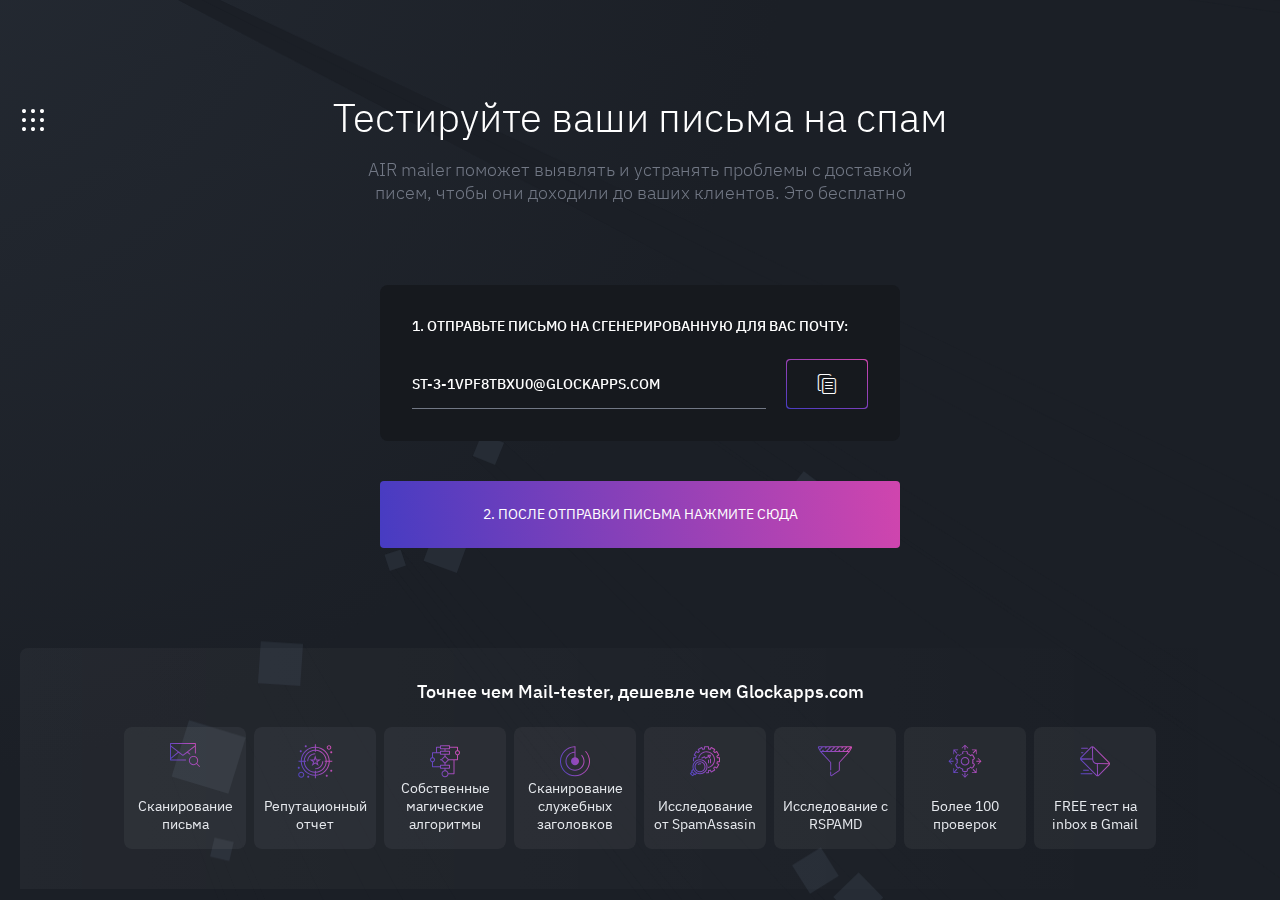
<file: index.html>
<!DOCTYPE html>
<html lang="ru">
<head>
<meta charset="UTF-8">
<meta name="viewport" content="width=device-width, height=device-height, initial-scale=1.0, user-scalable=no, user-scalable=0">
<title>Главная</title>
<link href="css/jquery.fancybox.min.css?v=204" type="text/css" rel="stylesheet">
<link href="css/style.css?v=204" type="text/css" rel="stylesheet">
<link href="css/media.css?v=204" type="text/css" rel="stylesheet">
<script src="js/jquery-3.2.1.min.js"></script>
</head>
<body>

<!-- site BEGIN -->
<div id="site">
  <canvas id="bg-animated">
    <!--<img src="images/bg.jpg"  class="site-bg">-->
  </canvas>
  <a href="#" class="appeal-link appeal-link--hidden">
    <img src="images/airmailer-logo--white.svg" alt="airmailer" class="appeal-link__logo"> Мгновенно связывайтесь<br>с вашими клиентами <span class="icon-arrow appeal-link__arrow"></span>
  </a>
  <div class="site">
    <header class="header">
      <div class="header__left">
        <nav class="nav header__nav" role="navigation">
          <button class="nav__toggle">
            <span class="icon-dotted nav__toggle-icon"></span>
          </button>
          <ul class="nav__dropdown">
            <li class="nav__item">
              <a href="#" class="nav__link nav__link--current">
                <img src="images/airmailer-logo--gradient.svg" alt="airmailer" class="nav__logo">
              </a>
            </li>
            <li class="nav__item">
              <a href="#" class="nav__link">
                <img src="images/checkermailer-logo--gradient.svg" alt="checkermailer" class="nav__logo">
              </a>
            </li>
            <li class="nav__item">
              <a href="#" class="nav__link">
                <img src="images/testermailer-logo--gradient.svg" alt="testermailer" class="nav__logo">
              </a>
            </li>
          </ul>
        </nav>
      </div>
      <div class="header__content">
        <h1 class="title title--size_1 header__title">Тестируйте ваши письма на&nbsp;спам</h1>
        <p class="header__description header__description--top">AIR mailer поможет выявлять и устранять проблемы с доставкой писем, чтобы они доходили до ваших клиентов. Это бесплатно</p>
      </div>
    </header>
    <form action="#" class="form form--mw-520 site__form">
      <div class="form__header">
        <p class="form__header-title">1. Отправьте письмо на сгенерированную для вас почту:</p>
        <div class="form__header-action">
          <input type="email" name="email" autocomplete="off" required class="input form__header-action-input" placeholder="Почта" value="st-3-1vpf8tbxu0@glockapps.com">
          <div class="form__header-action-btn-copy">
            <span class="icon-copy form__header-action-btn-copy-icon"></span>
          </div>
        </div>
      </div>
      <div type="submit" class="btn form__btn form__btn--start" data-src="#start">
        <span class="btn__text">2. После отправки письма нажмите сюда</span>
      </div>
    </form>
    <div class="sidebar">
      <div class="sidebar__title">Точнее чем Mail-tester, дешевле чем Glockapps.com</div>
      <div class="sidebar__features">
        <a class="sidebar__features-item">
          <img src="images/sidebar-1.svg" alt="scan" class="sidebar__features-icon">
          <span class="sidebar__features-text">Сканирование письма</span>
        </a>
        <a class="sidebar__features-item">
          <img src="images/sidebar-2.svg" alt="report" class="sidebar__features-icon">
          <span class="sidebar__features-text">Репутационный отчет</span>
        </a>
        <a class="sidebar__features-item">
          <img src="images/sidebar-3.svg" alt="algorithm" class="sidebar__features-icon">
          <span class="sidebar__features-text">Собственные магические алгоритмы</span>
        </a>
        <a class="sidebar__features-item">
          <img src="images/sidebar-4.svg" alt="service-headers" class="sidebar__features-icon">
          <span class="sidebar__features-text">Сканирование служебных заголовков</span>
        </a>
        <a class="sidebar__features-item">
          <img src="images/sidebar-5.svg" alt="search-sa" class="sidebar__features-icon">
          <span class="sidebar__features-text">Исследование от SpamAssasin</span>
        </a>
        <a class="sidebar__features-item">
          <img src="images/sidebar-6.svg" alt="search-rspamd" class="sidebar__features-icon">
          <span class="sidebar__features-text">Исследование с RSPAMD</span>
        </a>
        <a class="sidebar__features-item">
          <img src="images/sidebar-7.svg" alt="check" class="sidebar__features-icon">
          <span class="sidebar__features-text">Более 100 проверок</span>
        </a>
        <a class="sidebar__features-item">
          <img src="images/sidebar-8.svg" alt="free-test" class="sidebar__features-icon">
          <span class="sidebar__features-text">FREE тест на inbox в Gmail</span>
        </a>
      </div>
    </div>
  </div>
</div>
<!-- site END -->
<div class="popup-start" id="start" style="display: none;">
  <div class="popup-start__title">Начало работы</div>
  <div class="popup-start__desc">Укажите адрес эл. почты на который будет выслан код подтверждения</div>
  <form action="#" method="POST" class="popup-start__form">
    <input type="text" name="code" class="input popup-start__input" placeholder="Введите код">
    <button type="submit" class="btn popup-start__submit">
      <span class="btn__text">Выслать код</span>
    </button>
  </form>
</div>

<!-- popup fancybox ↓ -->
<script src="js/jquery.fancybox.min.js?v=204"></script>
<!-- main ↓ -->
<script src="js/main.js?v=204"></script>

</body>
</html>
</file>
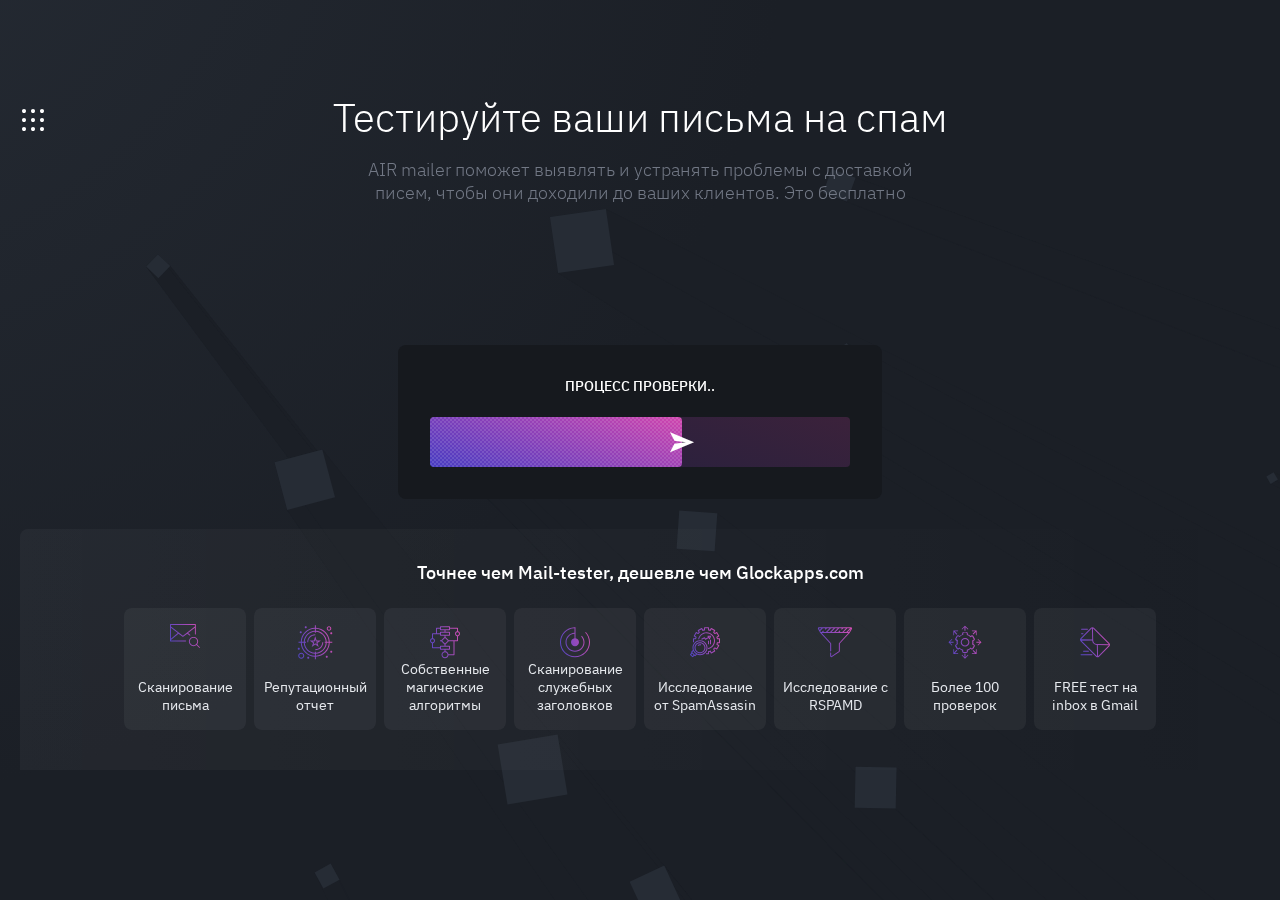
<file: step_1.html>
<!DOCTYPE html>
<html lang="ru">
<head>
<meta charset="UTF-8">
<meta name="viewport" content="width=device-width, height=device-height, initial-scale=1.0, user-scalable=no, user-scalable=0">
<title>step 1</title>
<link href="css/style.css?v=204" type="text/css" rel="stylesheet">
<link href="css/media.css?v=204" type="text/css" rel="stylesheet">
<script src="js/jquery-3.2.1.min.js"></script>
</head>
<body>

<!-- site BEGIN -->
<div id="site">
  <canvas id="bg-animated">
    <!--<img src="images/bg.jpg"  class="site-bg">-->
  </canvas>
  <a href="#" class="appeal-link appeal-link--hidden">
    <img src="images/airmailer-logo--white.svg" alt="airmailer" class="appeal-link__logo"> Мгновенно связывайтесь<br>с вашими клиентами <span class="icon-arrow appeal-link__arrow"></span>
  </a>
  <div class="site">
    <header class="header">
      <div class="header__left">
        <nav class="nav header__nav" role="navigation">
          <button class="nav__toggle">
            <span class="icon-dotted nav__toggle-icon"></span>
          </button>
          <ul class="nav__dropdown">
            <li class="nav__item">
              <a href="#" class="nav__link nav__link--current">
                <img src="images/airmailer-logo--gradient.svg" alt="airmailer" class="nav__logo">
              </a>
            </li>
            <li class="nav__item">
              <a href="#" class="nav__link">
                <img src="images/checkermailer-logo--gradient.svg" alt="checkermailer" class="nav__logo">
              </a>
            </li>
            <li class="nav__item">
              <a href="#" class="nav__link">
                <img src="images/testermailer-logo--gradient.svg" alt="testermailer" class="nav__logo">
              </a>
            </li>
          </ul>
        </nav>
      </div>
      <div class="header__content">
        <h1 class="title title--size_1 header__title">Тестируйте ваши письма на&nbsp;спам</h1>
        <p class="header__description">AIR mailer поможет выявлять и устранять проблемы с доставкой писем, чтобы они доходили до ваших клиентов. Это бесплатно</p>
      </div>
    </header>
    <div class="site__process">
      <div class="site__process-title">процесс проверки..</div>
      <div class="process site__process-body">
        <div class="process__current" style="width: 60%;">
          <span class="icon-send process__current-icon"></span>
        </div>
      </div>
    </div>
    <div class="sidebar">
      <div class="sidebar__title">Точнее чем Mail-tester, дешевле чем Glockapps.com</div>
      <div class="sidebar__features">
        <a class="sidebar__features-item">
          <img src="images/sidebar-1.svg" alt="scan" class="sidebar__features-icon">
          <span class="sidebar__features-text">Сканирование письма</span>
        </a>
        <a class="sidebar__features-item">
          <img src="images/sidebar-2.svg" alt="report" class="sidebar__features-icon">
          <span class="sidebar__features-text">Репутационный отчет</span>
        </a>
        <a class="sidebar__features-item">
          <img src="images/sidebar-3.svg" alt="algorithm" class="sidebar__features-icon">
          <span class="sidebar__features-text">Собственные магические алгоритмы</span>
        </a>
        <a class="sidebar__features-item">
          <img src="images/sidebar-4.svg" alt="service-headers" class="sidebar__features-icon">
          <span class="sidebar__features-text">Сканирование служебных заголовков</span>
        </a>
        <a class="sidebar__features-item">
          <img src="images/sidebar-5.svg" alt="search-sa" class="sidebar__features-icon">
          <span class="sidebar__features-text">Исследование от SpamAssasin</span>
        </a>
        <a class="sidebar__features-item">
          <img src="images/sidebar-6.svg" alt="search-rspamd" class="sidebar__features-icon">
          <span class="sidebar__features-text">Исследование с RSPAMD</span>
        </a>
        <a class="sidebar__features-item">
          <img src="images/sidebar-7.svg" alt="check" class="sidebar__features-icon">
          <span class="sidebar__features-text">Более 100 проверок</span>
        </a>
        <a class="sidebar__features-item">
          <img src="images/sidebar-8.svg" alt="free-test" class="sidebar__features-icon">
          <span class="sidebar__features-text">FREE тест на inbox в Gmail</span>
        </a>
      </div>
    </div>
  </div>
</div>
<!-- site END -->

<!-- main ↓ -->
<script src="js/main.js?v=204"></script>

</body>
</html>
</file>
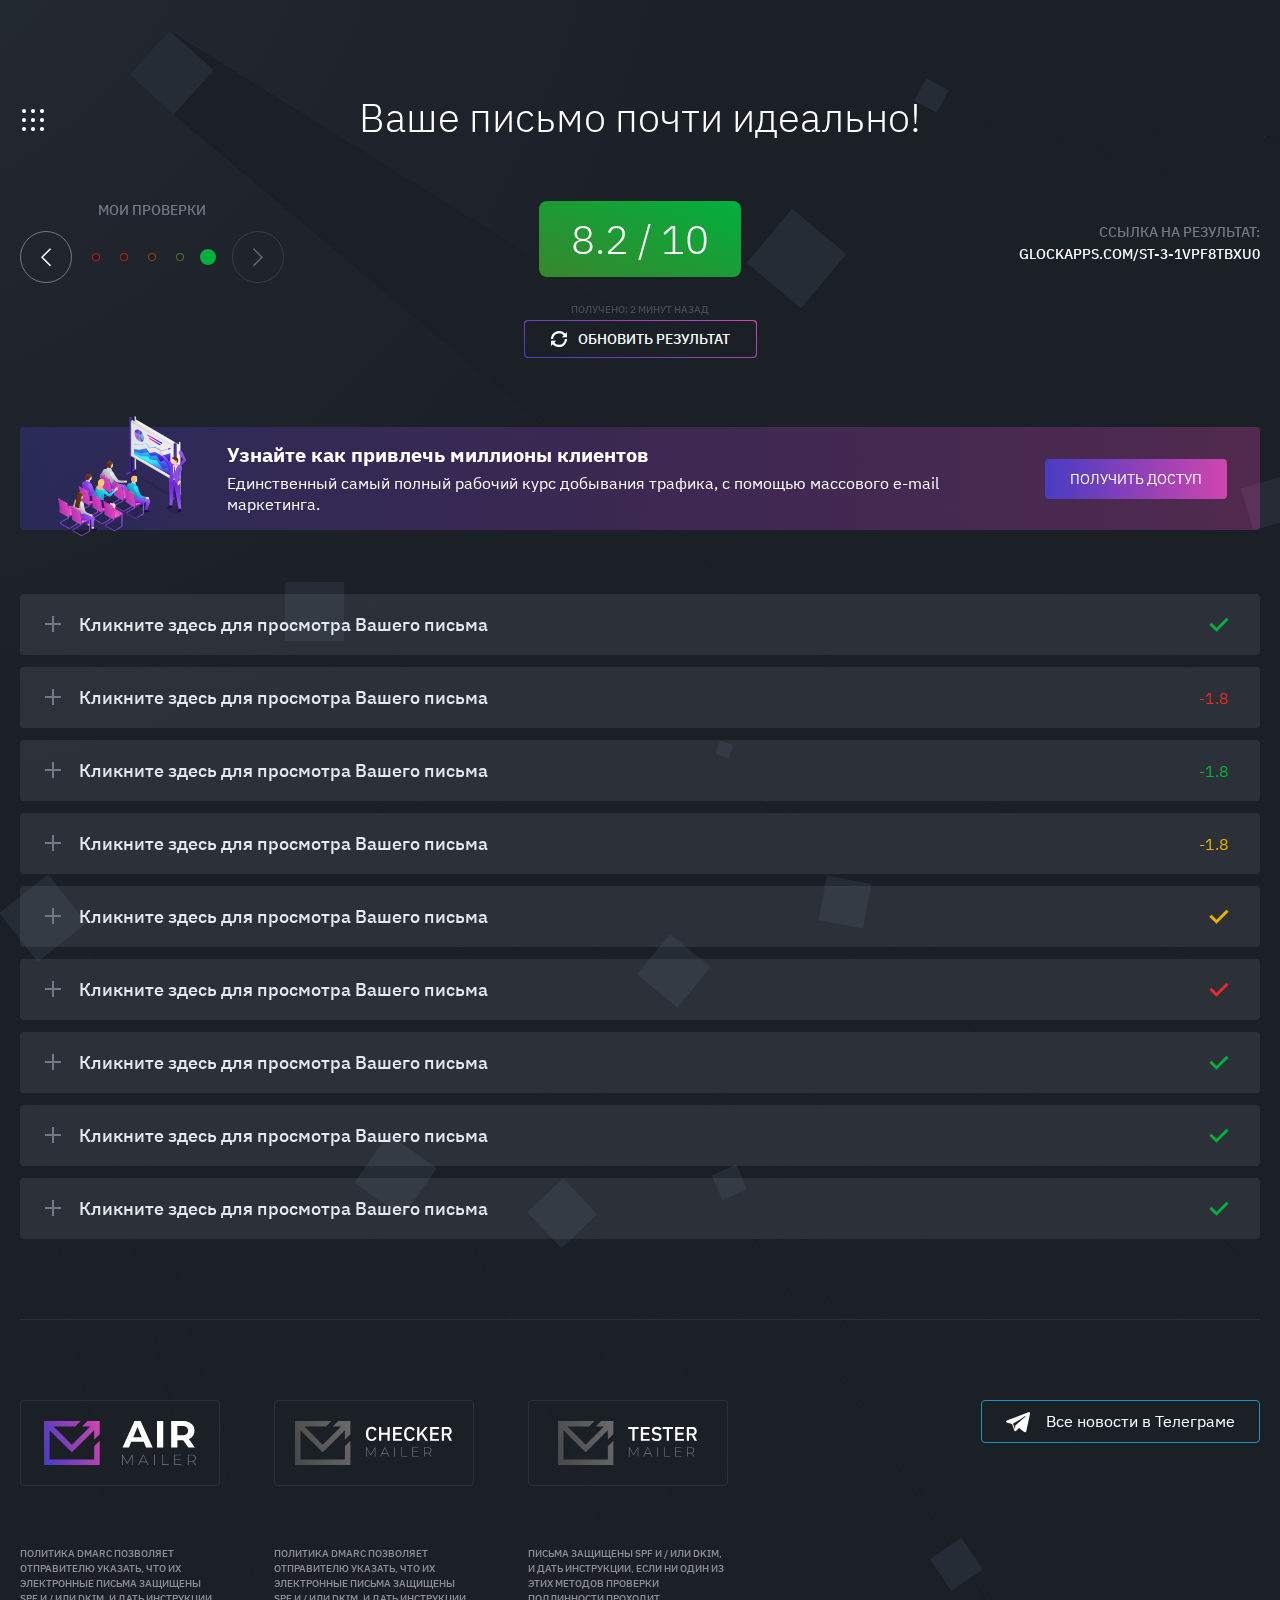
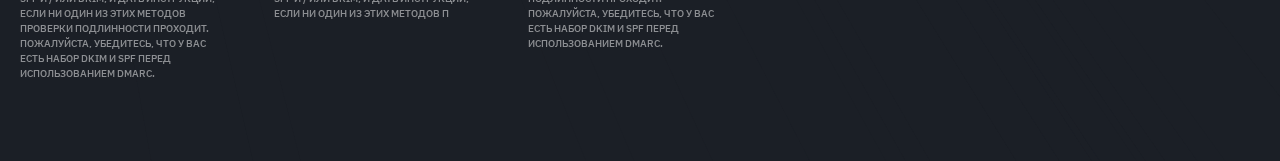
<file: step_2.html>
<!DOCTYPE html>
<html lang="ru">
<head>
<meta charset="UTF-8">
<meta name="viewport" content="width=device-width, height=device-height, initial-scale=1.0, user-scalable=no, user-scalable=0">
<title>step 2</title>
<link href="css/style.css?v=204" type="text/css" rel="stylesheet">
<link href="css/media.css?v=204" type="text/css" rel="stylesheet">
<script src="js/jquery-3.2.1.min.js"></script>
</head>
<body>

<!-- site BEGIN -->
<div id="site">
  <canvas id="bg-animated">
    <!--<img src="images/bg.jpg"  class="site-bg">-->
  </canvas>
  <a href="#" class="appeal-link appeal-link--hidden">
    <img src="images/airmailer-logo--white.svg" alt="airmailer" class="appeal-link__logo"> Мгновенно связывайтесь<br>с вашими клиентами <span class="icon-arrow appeal-link__arrow"></span>
  </a>
  <div class="site">
    <header class="header">
      <div class="header__left">
        <nav class="nav header__nav" role="navigation">
          <button class="nav__toggle">
            <span class="icon-dotted nav__toggle-icon"></span>
          </button>
          <ul class="nav__dropdown">
            <li class="nav__item">
              <a href="#" class="nav__link nav__link--current">
                <img src="images/airmailer-logo--gradient.svg" alt="airmailer" class="nav__logo">
              </a>
            </li>
            <li class="nav__item">
              <a href="#" class="nav__link">
                <img src="images/checkermailer-logo--gradient.svg" alt="checkermailer" class="nav__logo">
              </a>
            </li>
            <li class="nav__item">
              <a href="#" class="nav__link">
                <img src="images/testermailer-logo--gradient.svg" alt="testermailer" class="nav__logo">
              </a>
            </li>
          </ul>
        </nav>
      </div>
      <div class="header__content">
        <h1 class="title title--size_1 header__title">Ваше письмо почти идеально!</h1>
      </div>
    </header>
    <div class="helper site__helper">
      <div class="helper__header">
        <div class="helper__header-left">
          <div class="helper-nav">
            <p class="subtitle helper-nav__title">Мои проверки</p>
            <div class="helper-nav__body">
              <a class="helper-nav__btn helper-nav__btn--prev">
                <span class="icon-arrow helper-nav__btn-arrow"></span>
              </a>
              <div class="helper-nav__dots">
                <a class="dot dot--level_1 helper-nav__dot"></a>
                <a class="dot dot--level_2 helper-nav__dot"></a>
                <a class="dot dot--level_3 helper-nav__dot"></a>
                <a class="dot dot--level_4 helper-nav__dot"></a>
                <a class="dot dot--level_5 dot--current helper-nav__dot"></a>
              </div>
              <a class="helper-nav__btn helper-nav__btn--disabled helper-nav__btn--next">
                <span class="icon-arrow helper-nav__btn-arrow"></span>
              </a>
            </div>
          </div>
        </div>
        <div class="helper__header-center">
          <div class="evaluation helper__header-evaluation">8.2 / 10</div>
        </div>
        <div class="helper__header-right">
          <div class="subtitle">Ссылка на результат:</div>
          <a href="#" class="helper__header-link">glockapps.com/st-3-1vpf8tbxu0</a>
        </div>
      </div>
      <div class="helper__time">Получено: 2 минут назад</div>
      <a class="helper__refresh">
        <span class="icon-refresh helper__refresh-icon"></span> Обновить результат
      </a>
      <div class="helper__banner">
        <img src="images/clients.svg" alt="">
        <div class="helper__banner-text">
          <div class="ah1">Узнайте как привлечь миллионы клиентов</div>
          Единственный самый полный рабочий курс добывания трафика, с помощью массового e-mail маркетинга.
        </div>
        <a href="">ПОЛУЧИТЬ ДОСТУП</a>
      </div>
      <div class="helper__list">
        <div class="helper-item">
          <div class="helper-item__header">
            <span class="helper-item__header-icon"></span>
            <div class="helper-item__header-title">Кликните здесь для просмотра Вашего письма</div>
            <span class="helper-item__header-status">
              <span class="icon-checked helper-item__header-status-checked helper-item__header-status-checked--green"></span>
            </span>
          </div>
          <div class="helper-item__dropdown">
            <div class="helper-item__content">Мы проверяем подлинность сервера, с которого отправлено письмо</div>
            <div class="helper-item">
              <div class="helper-item__header">
                <span class="helper-item__header-icon"></span>
                <div class="helper-item__header-title">[SPF] Ваш сервер 209.85.215.182 имеет право использовать okeymaxim@gmail.com</div>
                <span class="helper-item__header-status">
                  <span class="icon-checked helper-item__header-status-checked helper-item__header-status-checked--green"></span>
                </span>
              </div>
              <div class="helper-item__dropdown">
                <div class="helper-item__content">
                  <p>Политика DMARC позволяет отправителю указать, что их электронные письма защищены SPF и / или DKIM, и дать инструкции, если ни один из этих методов проверки подлинности проходит. Пожалуйста, убедитесь, что у вас есть набор DKIM и SPF перед использованием DMARC.</p>
                  <hr>
                  <p>Ваша запись DMARC установлен правильно, и ваше сообщение прошло испытание DMARC<br>Запись DMARC DNS найдено для домена _dmarc.gmail.com:</p>
                  <p>"v=DMARC1; p=none; sp=quarantine; rua=mailto:mailauth-reports@google.com"</p>
                </div>
              </div>
            </div>
            <div class="helper-item">
              <div class="helper-item__header">
                <span class="helper-item__header-icon"></span>
                <div class="helper-item__header-title">Ваша DKIM подпись действительна</div>
                <span class="helper-item__header-status">
                  <span class="icon-checked helper-item__header-status-checked helper-item__header-status-checked--green"></span>
                </span>
              </div>
              <div class="helper-item__dropdown">
                <div class="helper-item__content">Мы проверяем подлинность сервера, с которого отправлено письмо</div>
              </div>
            </div>
          </div>
        </div>
        <div class="helper-item">
          <div class="helper-item__header">
            <span class="helper-item__header-icon"></span>
            <div class="helper-item__header-title">Кликните здесь для просмотра Вашего письма</div>
            <span class="helper-item__header-status">
              <span class="status-count status-count--red">-1.8</span>
            </span>
          </div>
          <div class="helper-item__dropdown">
            <div class="helper-item__content">Мы проверяем подлинность сервера, с которого отправлено письмо</div>
            <div class="helper-item">
              <div class="helper-item__header">
                <span class="helper-item__header-icon"></span>
                <div class="helper-item__header-title">[SPF] Ваш сервер 209.85.215.182 имеет право использовать okeymaxim@gmail.com</div>
                <span class="helper-item__header-status">
                  <span class="icon-checked helper-item__header-status-checked helper-item__header-status-checked--green"></span>
                </span>
              </div>
              <div class="helper-item__dropdown">
                <div class="helper-item__content">
                  <p>Политика DMARC позволяет отправителю указать, что их электронные письма защищены SPF и / или DKIM, и дать инструкции, если ни один из этих методов проверки подлинности проходит. Пожалуйста, убедитесь, что у вас есть набор DKIM и SPF перед использованием DMARC.</p>
                  <hr>
                  <p>Ваша запись DMARC установлен правильно, и ваше сообщение прошло испытание DMARC<br>Запись DMARC DNS найдено для домена _dmarc.gmail.com:</p>
                  <p>"v=DMARC1; p=none; sp=quarantine; rua=mailto:mailauth-reports@google.com"</p>
                </div>
              </div>
            </div>
            <div class="helper-item">
              <div class="helper-item__header">
                <span class="helper-item__header-icon"></span>
                <div class="helper-item__header-title">Ваша DKIM подпись действительна</div>
                <span class="helper-item__header-status">
                  <span class="icon-checked helper-item__header-status-checked helper-item__header-status-checked--green"></span>
                </span>
              </div>
              <div class="helper-item__dropdown">
                <div class="helper-item__content">Мы проверяем подлинность сервера, с которого отправлено письмо</div>
              </div>
            </div>
          </div>
        </div>
        <div class="helper-item">
          <div class="helper-item__header">
            <span class="helper-item__header-icon"></span>
            <div class="helper-item__header-title">Кликните здесь для просмотра Вашего письма</div>
            <span class="helper-item__header-status">
              <span class="status-count status-count--green">-1.8</span>
            </span>
          </div>
          <div class="helper-item__dropdown">
            <div class="helper-item__content">Мы проверяем подлинность сервера, с которого отправлено письмо</div>
            <div class="helper-item">
              <div class="helper-item__header">
                <span class="helper-item__header-icon"></span>
                <div class="helper-item__header-title">[SPF] Ваш сервер 209.85.215.182 имеет право использовать okeymaxim@gmail.com</div>
                <span class="helper-item__header-status">
                  <span class="icon-checked helper-item__header-status-checked helper-item__header-status-checked--green"></span>
                </span>
              </div>
              <div class="helper-item__dropdown">
                <div class="helper-item__content">
                  <p>Политика DMARC позволяет отправителю указать, что их электронные письма защищены SPF и / или DKIM, и дать инструкции, если ни один из этих методов проверки подлинности проходит. Пожалуйста, убедитесь, что у вас есть набор DKIM и SPF перед использованием DMARC.</p>
                  <hr>
                  <p>Ваша запись DMARC установлен правильно, и ваше сообщение прошло испытание DMARC<br>Запись DMARC DNS найдено для домена _dmarc.gmail.com:</p>
                  <p>"v=DMARC1; p=none; sp=quarantine; rua=mailto:mailauth-reports@google.com"</p>
                </div>
              </div>
            </div>
            <div class="helper-item">
              <div class="helper-item__header">
                <span class="helper-item__header-icon"></span>
                <div class="helper-item__header-title">Ваша DKIM подпись действительна</div>
                <span class="helper-item__header-status">
                  <span class="icon-checked helper-item__header-status-checked helper-item__header-status-checked--green"></span>
                </span>
              </div>
              <div class="helper-item__dropdown">
                <div class="helper-item__content">Мы проверяем подлинность сервера, с которого отправлено письмо</div>
              </div>
            </div>
          </div>
        </div>
        <div class="helper-item">
          <div class="helper-item__header">
            <span class="helper-item__header-icon"></span>
            <div class="helper-item__header-title">Кликните здесь для просмотра Вашего письма</div>
            <span class="helper-item__header-status">
              <span class="status-count status-count--yellow">-1.8</span>
            </span>
          </div>
          <div class="helper-item__dropdown">
            <div class="helper-item__content">Мы проверяем подлинность сервера, с которого отправлено письмо</div>
            <div class="helper-item">
              <div class="helper-item__header">
                <span class="helper-item__header-icon"></span>
                <div class="helper-item__header-title">[SPF] Ваш сервер 209.85.215.182 имеет право использовать okeymaxim@gmail.com</div>
                <span class="helper-item__header-status">
                  <span class="icon-checked helper-item__header-status-checked helper-item__header-status-checked--green"></span>
                </span>
              </div>
              <div class="helper-item__dropdown">
                <div class="helper-item__content">
                  <p>Политика DMARC позволяет отправителю указать, что их электронные письма защищены SPF и / или DKIM, и дать инструкции, если ни один из этих методов проверки подлинности проходит. Пожалуйста, убедитесь, что у вас есть набор DKIM и SPF перед использованием DMARC.</p>
                  <hr>
                  <p>Ваша запись DMARC установлен правильно, и ваше сообщение прошло испытание DMARC<br>Запись DMARC DNS найдено для домена _dmarc.gmail.com:</p>
                  <p>"v=DMARC1; p=none; sp=quarantine; rua=mailto:mailauth-reports@google.com"</p>
                </div>
              </div>
            </div>
            <div class="helper-item">
              <div class="helper-item__header">
                <span class="helper-item__header-icon"></span>
                <div class="helper-item__header-title">Ваша DKIM подпись действительна</div>
                <span class="helper-item__header-status">
                  <span class="icon-checked helper-item__header-status-checked helper-item__header-status-checked--green"></span>
                </span>
              </div>
              <div class="helper-item__dropdown">
                <div class="helper-item__content">Мы проверяем подлинность сервера, с которого отправлено письмо</div>
              </div>
            </div>
          </div>
        </div>
        <div class="helper-item">
          <div class="helper-item__header">
            <span class="helper-item__header-icon"></span>
            <div class="helper-item__header-title">Кликните здесь для просмотра Вашего письма</div>
            <span class="helper-item__header-status">
              <span class="icon-checked helper-item__header-status-checked helper-item__header-status-checked--yellow"></span>
            </span>
          </div>
          <div class="helper-item__dropdown">
            <div class="helper-item__content">Мы проверяем подлинность сервера, с которого отправлено письмо</div>
            <div class="helper-item">
              <div class="helper-item__header">
                <span class="helper-item__header-icon"></span>
                <div class="helper-item__header-title">[SPF] Ваш сервер 209.85.215.182 имеет право использовать okeymaxim@gmail.com</div>
                <span class="helper-item__header-status">
                  <span class="icon-checked helper-item__header-status-checked helper-item__header-status-checked--green"></span>
                </span>
              </div>
              <div class="helper-item__dropdown">
                <div class="helper-item__content">
                  <p>Политика DMARC позволяет отправителю указать, что их электронные письма защищены SPF и / или DKIM, и дать инструкции, если ни один из этих методов проверки подлинности проходит. Пожалуйста, убедитесь, что у вас есть набор DKIM и SPF перед использованием DMARC.</p>
                  <hr>
                  <p>Ваша запись DMARC установлен правильно, и ваше сообщение прошло испытание DMARC<br>Запись DMARC DNS найдено для домена _dmarc.gmail.com:</p>
                  <p>"v=DMARC1; p=none; sp=quarantine; rua=mailto:mailauth-reports@google.com"</p>
                </div>
              </div>
            </div>
            <div class="helper-item">
              <div class="helper-item__header">
                <span class="helper-item__header-icon"></span>
                <div class="helper-item__header-title">Ваша DKIM подпись действительна</div>
                <span class="helper-item__header-status">
                  <span class="icon-checked helper-item__header-status-checked helper-item__header-status-checked--green"></span>
                </span>
              </div>
              <div class="helper-item__dropdown">
                <div class="helper-item__content">Мы проверяем подлинность сервера, с которого отправлено письмо</div>
              </div>
            </div>
          </div>
        </div>
        <div class="helper-item">
          <div class="helper-item__header">
            <span class="helper-item__header-icon"></span>
            <div class="helper-item__header-title">Кликните здесь для просмотра Вашего письма</div>
            <span class="helper-item__header-status">
              <span class="icon-checked helper-item__header-status-checked helper-item__header-status-checked--red"></span>
            </span>
          </div>
          <div class="helper-item__dropdown">
            <div class="helper-item__content">Мы проверяем подлинность сервера, с которого отправлено письмо</div>
            <div class="helper-item">
              <div class="helper-item__header">
                <span class="helper-item__header-icon"></span>
                <div class="helper-item__header-title">[SPF] Ваш сервер 209.85.215.182 имеет право использовать okeymaxim@gmail.com</div>
                <span class="helper-item__header-status">
                  <span class="icon-checked helper-item__header-status-checked helper-item__header-status-checked--green"></span>
                </span>
              </div>
              <div class="helper-item__dropdown">
                <div class="helper-item__content">
                  <p>Политика DMARC позволяет отправителю указать, что их электронные письма защищены SPF и / или DKIM, и дать инструкции, если ни один из этих методов проверки подлинности проходит. Пожалуйста, убедитесь, что у вас есть набор DKIM и SPF перед использованием DMARC.</p>
                  <hr>
                  <p>Ваша запись DMARC установлен правильно, и ваше сообщение прошло испытание DMARC<br>Запись DMARC DNS найдено для домена _dmarc.gmail.com:</p>
                  <p>"v=DMARC1; p=none; sp=quarantine; rua=mailto:mailauth-reports@google.com"</p>
                </div>
              </div>
            </div>
            <div class="helper-item">
              <div class="helper-item__header">
                <span class="helper-item__header-icon"></span>
                <div class="helper-item__header-title">Ваша DKIM подпись действительна</div>
                <span class="helper-item__header-status">
                  <span class="icon-checked helper-item__header-status-checked helper-item__header-status-checked--green"></span>
                </span>
              </div>
              <div class="helper-item__dropdown">
                <div class="helper-item__content">Мы проверяем подлинность сервера, с которого отправлено письмо</div>
              </div>
            </div>
          </div>
        </div>
        <div class="helper-item">
          <div class="helper-item__header">
            <span class="helper-item__header-icon"></span>
            <div class="helper-item__header-title">Кликните здесь для просмотра Вашего письма</div>
            <span class="helper-item__header-status">
              <span class="icon-checked helper-item__header-status-checked helper-item__header-status-checked--green"></span>
            </span>
          </div>
          <div class="helper-item__dropdown">
            <div class="helper-item__content">Мы проверяем подлинность сервера, с которого отправлено письмо</div>
            <div class="helper-item">
              <div class="helper-item__header">
                <span class="helper-item__header-icon"></span>
                <div class="helper-item__header-title">[SPF] Ваш сервер 209.85.215.182 имеет право использовать okeymaxim@gmail.com</div>
                <span class="helper-item__header-status">
                  <span class="icon-checked helper-item__header-status-checked helper-item__header-status-checked--green"></span>
                </span>
              </div>
              <div class="helper-item__dropdown">
                <div class="helper-item__content">
                  <p>Политика DMARC позволяет отправителю указать, что их электронные письма защищены SPF и / или DKIM, и дать инструкции, если ни один из этих методов проверки подлинности проходит. Пожалуйста, убедитесь, что у вас есть набор DKIM и SPF перед использованием DMARC.</p>
                  <hr>
                  <p>Ваша запись DMARC установлен правильно, и ваше сообщение прошло испытание DMARC<br>Запись DMARC DNS найдено для домена _dmarc.gmail.com:</p>
                  <p>"v=DMARC1; p=none; sp=quarantine; rua=mailto:mailauth-reports@google.com"</p>
                </div>
              </div>
            </div>
            <div class="helper-item">
              <div class="helper-item__header">
                <span class="helper-item__header-icon"></span>
                <div class="helper-item__header-title">Ваша DKIM подпись действительна</div>
                <span class="helper-item__header-status">
                  <span class="icon-checked helper-item__header-status-checked helper-item__header-status-checked--green"></span>
                </span>
              </div>
              <div class="helper-item__dropdown">
                <div class="helper-item__content">Мы проверяем подлинность сервера, с которого отправлено письмо</div>
              </div>
            </div>
          </div>
        </div>
        <div class="helper-item">
          <div class="helper-item__header">
            <span class="helper-item__header-icon"></span>
            <div class="helper-item__header-title">Кликните здесь для просмотра Вашего письма</div>
            <span class="helper-item__header-status">
              <span class="icon-checked helper-item__header-status-checked helper-item__header-status-checked--green"></span>
            </span>
          </div>
          <div class="helper-item__dropdown">
            <div class="helper-item__content">Мы проверяем подлинность сервера, с которого отправлено письмо</div>
            <div class="helper-item">
              <div class="helper-item__header">
                <span class="helper-item__header-icon"></span>
                <div class="helper-item__header-title">[SPF] Ваш сервер 209.85.215.182 имеет право использовать okeymaxim@gmail.com</div>
                <span class="helper-item__header-status">
                  <span class="icon-checked helper-item__header-status-checked helper-item__header-status-checked--green"></span>
                </span>
              </div>
              <div class="helper-item__dropdown">
                <div class="helper-item__content">
                  <p>Политика DMARC позволяет отправителю указать, что их электронные письма защищены SPF и / или DKIM, и дать инструкции, если ни один из этих методов проверки подлинности проходит. Пожалуйста, убедитесь, что у вас есть набор DKIM и SPF перед использованием DMARC.</p>
                  <hr>
                  <p>Ваша запись DMARC установлен правильно, и ваше сообщение прошло испытание DMARC<br>Запись DMARC DNS найдено для домена _dmarc.gmail.com:</p>
                  <p>"v=DMARC1; p=none; sp=quarantine; rua=mailto:mailauth-reports@google.com"</p>
                </div>
              </div>
            </div>
            <div class="helper-item">
              <div class="helper-item__header">
                <span class="helper-item__header-icon"></span>
                <div class="helper-item__header-title">Ваша DKIM подпись действительна</div>
                <span class="helper-item__header-status">
                  <span class="icon-checked helper-item__header-status-checked helper-item__header-status-checked--green"></span>
                </span>
              </div>
              <div class="helper-item__dropdown">
                <div class="helper-item__content">Мы проверяем подлинность сервера, с которого отправлено письмо</div>
              </div>
            </div>
          </div>
        </div>
        <div class="helper-item">
          <div class="helper-item__header">
            <span class="helper-item__header-icon"></span>
            <div class="helper-item__header-title">Кликните здесь для просмотра Вашего письма</div>
            <span class="helper-item__header-status">
              <span class="icon-checked helper-item__header-status-checked helper-item__header-status-checked--green"></span>
            </span>
          </div>
          <div class="helper-item__dropdown">
            <div class="helper-item__content">Мы проверяем подлинность сервера, с которого отправлено письмо</div>
            <div class="helper-item">
              <div class="helper-item__header">
                <span class="helper-item__header-icon"></span>
                <div class="helper-item__header-title">[SPF] Ваш сервер 209.85.215.182 имеет право использовать okeymaxim@gmail.com</div>
                <span class="helper-item__header-status">
                  <span class="icon-checked helper-item__header-status-checked helper-item__header-status-checked--green"></span>
                </span>
              </div>
              <div class="helper-item__dropdown">
                <div class="helper-item__content">
                  <p>Политика DMARC позволяет отправителю указать, что их электронные письма защищены SPF и / или DKIM, и дать инструкции, если ни один из этих методов проверки подлинности проходит. Пожалуйста, убедитесь, что у вас есть набор DKIM и SPF перед использованием DMARC.</p>
                  <hr>
                  <p>Ваша запись DMARC установлен правильно, и ваше сообщение прошло испытание DMARC<br>Запись DMARC DNS найдено для домена _dmarc.gmail.com:</p>
                  <p>"v=DMARC1; p=none; sp=quarantine; rua=mailto:mailauth-reports@google.com"</p>
                </div>
              </div>
            </div>
            <div class="helper-item">
              <div class="helper-item__header">
                <span class="helper-item__header-icon"></span>
                <div class="helper-item__header-title">Ваша DKIM подпись действительна</div>
                <span class="helper-item__header-status">
                  <span class="icon-checked helper-item__header-status-checked helper-item__header-status-checked--green"></span>
                </span>
              </div>
              <div class="helper-item__dropdown">
                <div class="helper-item__content">Мы проверяем подлинность сервера, с которого отправлено письмо</div>
              </div>
            </div>
          </div>
        </div>
      </div>
    </div>
    <!-- footer BEGIN -->
    <footer class="footer">
      <div class="services-list footer__services">
        <div class="services-list__col">
          <div class="services services--current">
            <div class="services__picture">
              <img src="images/airmailer-logo--gradient-white.svg" alt="airmailer" class="services__logo">
            </div>
            <div class="services__desc">Политика DMARC позволяет отправителю указать, что их электронные письма защищены SPF и / или DKIM, и дать инструкции, если ни один из этих методов проверки подлинности проходит. Пожалуйста, убедитесь, что у вас есть набор DKIM и SPF перед использованием DMARC.</div>
          </div>
        </div>
        <div class="services-list__col">
          <div class="services">
            <div class="services__picture">
              <img src="images/checkermailer-logo--gradient-white.svg" alt="checkermailer" class="services__logo">
            </div>
            <div class="services__desc">Политика DMARC позволяет отправителю указать, что их электронные письма защищены SPF и / или DKIM, и дать инструкции, если ни один из этих методов п</div>
          </div>
        </div>
        <div class="services-list__col">
          <div class="services">
            <div class="services__picture">
              <img src="images/testermailer-logo--gradient-white.svg" alt="testermailer" class="services__logo">
            </div>
            <div class="services__desc"> письма защищены SPF и / или DKIM, и дать инструкции, если ни один из этих методов проверки подлинности проходит. Пожалуйста, убедитесь, что у вас есть набор DKIM и SPF перед использованием DMARC.</div>
          </div>
        </div>
      </div>
      <a href="#" class="telegram footer__telegram">
        <span class="icon-telegram telegram__icon"></span> Все новости в Телеграме
      </a>
    </footer>
    <!-- footer END -->
  </div>
</div>
<!-- site END -->

<!-- main ↓ -->
<script src="js/main.js?v=204"></script>

</body>
</html>
</file>
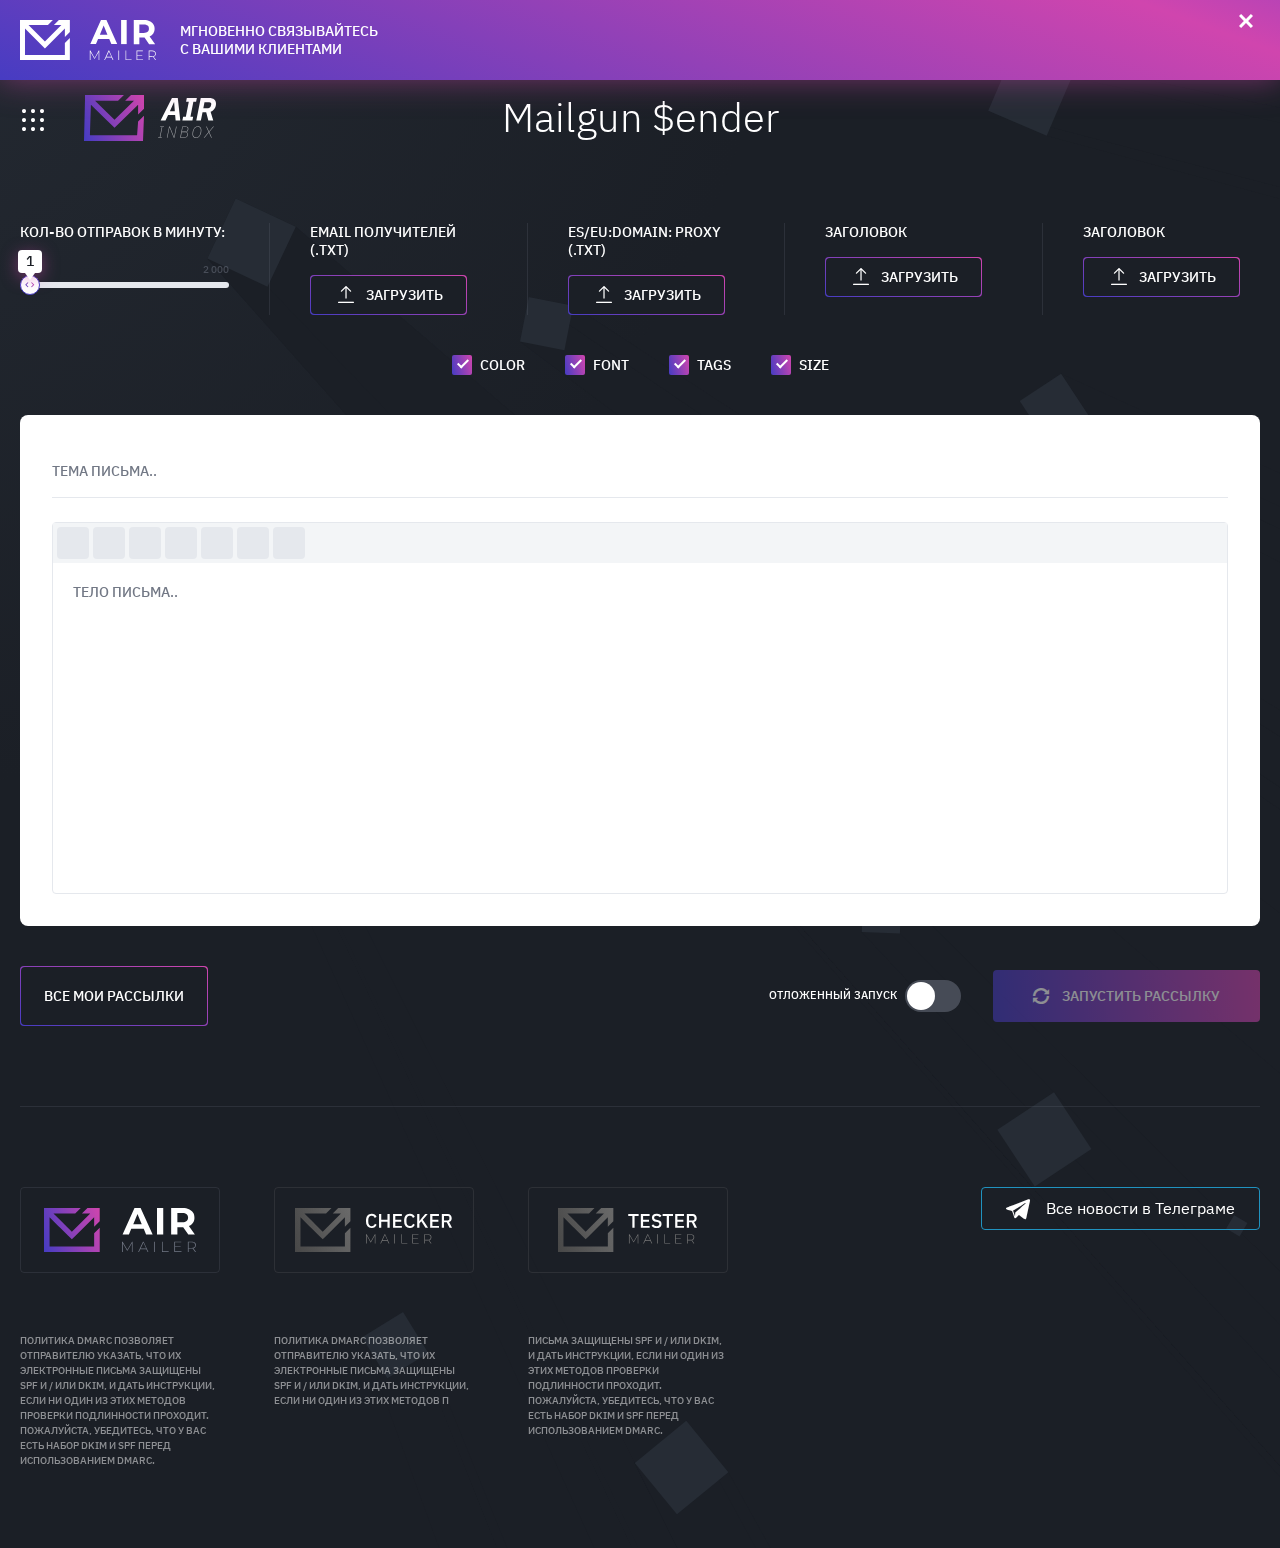
<file: step_3.html>
<!DOCTYPE html>
<html lang="ru">
<head>
<meta charset="UTF-8">
<meta name="viewport" content="width=device-width, height=device-height, initial-scale=1.0, user-scalable=no, user-scalable=0">
<title>step 3</title>
<link href="css/style.css?v=204" type="text/css" rel="stylesheet">
<link href="css/media.css?v=204" type="text/css" rel="stylesheet">
<script src="js/jquery-3.2.1.min.js"></script>
</head>
<body>

<!-- site BEGIN -->
<div id="site">
  <canvas id="bg-animated">
    <!--<img src="images/bg.jpg"  class="site-bg">-->
  </canvas>
  <a href="#" class="appeal-link">
    <img src="images/airmailer-logo--white.svg" alt="airmailer" class="appeal-link__logo"> Мгновенно связывайтесь<br>с вашими клиентами <span class="icon-arrow appeal-link__arrow"></span>
  </a>
  <div class="site">
    <!-- header BEGIN -->
    <header class="header">
      <div class="header__left">
        <nav class="nav header__nav" role="navigation">
          <button class="nav__toggle">
            <span class="icon-dotted nav__toggle-icon"></span>
          </button>
          <ul class="nav__dropdown">
            <li class="nav__item">
              <a href="#" class="nav__link nav__link--current">
                <img src="images/airmailer-logo--gradient.svg" alt="airmailer" class="nav__logo">
              </a>
            </li>
            <li class="nav__item">
              <a href="#" class="nav__link">
                <img src="images/checkermailer-logo--gradient.svg" alt="checkermailer" class="nav__logo">
              </a>
            </li>
            <li class="nav__item">
              <a href="#" class="nav__link">
                <img src="images/testermailer-logo--gradient.svg" alt="testermailer" class="nav__logo">
              </a>
            </li>
          </ul>
        </nav>
        <a href="/" class="header__logo">
          <img src="images/logo-airinbox.svg" class="header__logo-img" alt="airinbox">
        </a>
      </div>
      <div class="header__content">
        <h1 class="title title--size_1 header__title">Mailgun $ender</h1>
      </div>
    </header>
    <!-- header END -->
    <!-- sender BEGIN -->
    <form action="#" class="sender">
      <div class="sender__header">
        <div class="sender__row">
          <div class="sender__col sender__col--1">
            <div class="sender__subtitle">Кол-во отправок в минуту:</div>
            <input type="text" name="count_send" class="js-range-slider range-slider sender__range-slider"
              data-min="0"
              data-max="2000"
              data-from="1">
          </div>
          <div class="sender__col sender__col--2">
            <div class="sender__subtitle">Email получителей (.txt)</div>
            <div class="upload-file sender__upload-file">
              <input type="file" name="upload_email" id="upload_1" class="js-upload-input upload-file__input" value="">
              <label for="upload_1" class="upload-file__label">
                <span class="icon-download upload-file__icon"></span> Загрузить
              </label>
              <div class="upload-file__result">
                <div class="upload-file__title"></div>
              </div>
            </div>
          </div>
          <div class="sender__col sender__col--2">
            <div class="sender__subtitle">es/eu:domain: proxy (.txt)</div>
            <div class="upload-file sender__upload-file">
              <input type="file" name="upload_email" id="upload_2" class="js-upload-input upload-file__input" value="">
              <label for="upload_2" class="upload-file__label">
                <span class="icon-download upload-file__icon"></span> Загрузить
              </label>
              <div class="upload-file__result">
                <div class="upload-file__title"></div>
              </div>
            </div>
          </div>
          <div class="sender__col sender__col--2">
            <div class="sender__subtitle">Заголовок</div>
            <div class="upload-file sender__upload-file">
              <input type="file" name="upload_email" id="upload_3" class="js-upload-input upload-file__input" value="">
              <label for="upload_3" class="upload-file__label">
                <span class="icon-download upload-file__icon"></span> Загрузить
              </label>
              <div class="upload-file__result">
                <div class="upload-file__title"></div>
              </div>
            </div>
          </div>
          <div class="sender__col sender__col--2">
            <div class="sender__subtitle">Заголовок</div>
            <div class="upload-file sender__upload-file">
              <input type="file" name="upload_email" id="upload_4" class="js-upload-input upload-file__input" value="">
              <label for="upload_4" class="upload-file__label">
                <span class="icon-download upload-file__icon"></span> Загрузить
              </label>
              <div class="upload-file__result">
                <div class="upload-file__title"></div>
              </div>
            </div>
          </div>
        </div>
      </div>
      <div class="sender__checks">
        <label class="sender__checkbox">
          Color
          <input type="checkbox" checked="checked" name="color">
          <span class="sender__checkmark"></span>
        </label>
        <label class="sender__checkbox">
          Font
          <input type="checkbox" checked="checked" name="font">
          <span class="sender__checkmark"></span>
        </label>
        <label class="sender__checkbox">
          Tags
          <input type="checkbox" checked="checked" name="tags">
          <span class="sender__checkmark"></span>
        </label>
        <label class="sender__checkbox">
          Size
          <input type="checkbox" checked="checked" name="size">
          <span class="sender__checkmark"></span>
        </label>
      </div>
      <div class="editor sender__body">
        <input type="text" name="subject" class="editor__subject" value="" placeholder="Тема письма..">
        <div class="editor__body">
          <div class="editor__body-action">
            <div class="editor__body-btn"></div>
            <div class="editor__body-btn"></div>
            <div class="editor__body-btn"></div>
            <div class="editor__body-btn"></div>
            <div class="editor__body-btn"></div>
            <div class="editor__body-btn"></div>
            <div class="editor__body-btn"></div>
          </div>
          <textarea name="message" class="editor__body-textarea" cols="" rows="" placeholder="Тело письма.."></textarea>
        </div>
      </div>
      <div class="sender__footer">
        <a href="#" class="sender__all-btn">Все мои рассылки</a>
        <div class="sender__footer-right">
          <div class="sender__date">
            <div class="sender__date-title sender__date-title--hide is-show">Отложенный запуск</div>
            <div class="sender__date-title sender__date-title--show">Отложенный запуск (GTM +3)</div>
            <div class="sender__date-inner">
              <input type="hidden" name="kzp" value="0" id="kzp_field">
              <a class="sender__date-toggle"></a>
              <input type="text" name="date" class="js-picker sender__date-action" autocomplete="off" value="" placeholder="Дата и время">
            </div>
          </div>
          <button class="btn sender__btn" disabled>
            <span class="icon-refresh sender__btn-icon"></span> Запустить рассылку
          </button>
        </div>
      </div>
    </form>
    <!-- sender END -->
    <!-- footer BEGIN -->
    <footer class="footer">
      <div class="services-list footer__services">
        <div class="services-list__col">
          <div class="services services--current">
            <div class="services__picture">
              <img src="images/airmailer-logo--gradient-white.svg" alt="airmailer" class="services__logo">
            </div>
            <div class="services__desc">Политика DMARC позволяет отправителю указать, что их электронные письма защищены SPF и / или DKIM, и дать инструкции, если ни один из этих методов проверки подлинности проходит. Пожалуйста, убедитесь, что у вас есть набор DKIM и SPF перед использованием DMARC.</div>
          </div>
        </div>
        <div class="services-list__col">
          <div class="services">
            <div class="services__picture">
              <img src="images/checkermailer-logo--gradient-white.svg" alt="checkermailer" class="services__logo">
            </div>
            <div class="services__desc">Политика DMARC позволяет отправителю указать, что их электронные письма защищены SPF и / или DKIM, и дать инструкции, если ни один из этих методов п</div>
          </div>
        </div>
        <div class="services-list__col">
          <div class="services">
            <div class="services__picture">
              <img src="images/testermailer-logo--gradient-white.svg" alt="testermailer" class="services__logo">
            </div>
            <div class="services__desc"> письма защищены SPF и / или DKIM, и дать инструкции, если ни один из этих методов проверки подлинности проходит. Пожалуйста, убедитесь, что у вас есть набор DKIM и SPF перед использованием DMARC.</div>
          </div>
        </div>
      </div>
      <a href="#" class="telegram footer__telegram">
        <span class="icon-telegram telegram__icon"></span> Все новости в Телеграме
      </a>
    </footer>
    <!-- footer END -->
  </div>
</div>
<!-- site END -->

<!-- range slider ↓ -->
<script src="js/ion.rangeSlider.min.js?v=204"></script>
<!-- date & time picker slider ↓ -->
<script src="js/jquery.datetimepicker.full.min.js?v=204"></script>
<!-- main ↓ -->
<script src="js/main.js?v=204"></script>

</body>
</html>
</file>
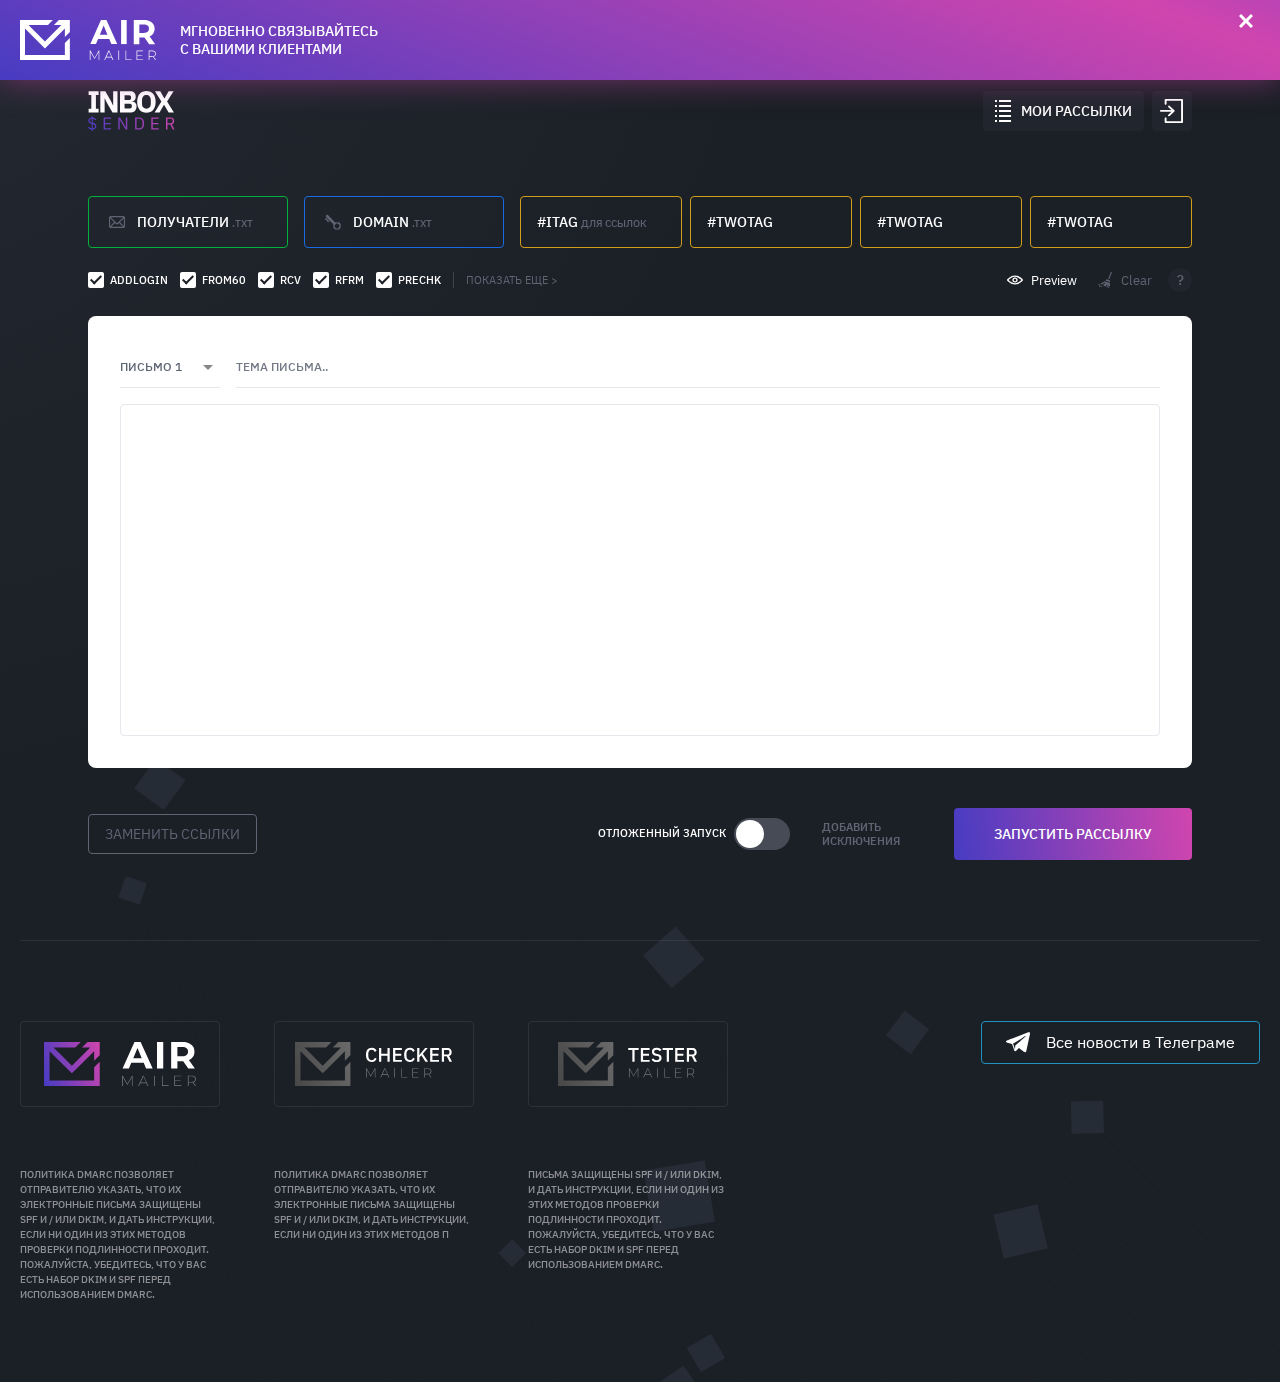
<file: step_3__new.html>
<!DOCTYPE html>
<html lang="ru">
<head>
<meta charset="UTF-8">
<meta name="viewport" content="width=device-width, height=device-height, initial-scale=1.0, user-scalable=no, user-scalable=0">
<title>step 3</title>
<link href="css/jquery.fancybox.min.css?v=204" type="text/css" rel="stylesheet">
<link href="css/jquery.mCustomScrollbar.min.css?v=204" type="text/css" rel="stylesheet">
<link href="css/style.css?v=204" type="text/css" rel="stylesheet">
<link href="css/media.css?v=204" type="text/css" rel="stylesheet">
<script src="js/jquery-3.2.1.min.js"></script>
</head>
<body>

<!-- site BEGIN -->
<div id="site">
  <canvas id="bg-animated">
    <!--<img src="images/bg.jpg"  class="site-bg">-->
  </canvas>
  <a href="#" class="appeal-link">
    <img src="images/airmailer-logo--white.svg" alt="airmailer" class="appeal-link__logo"> Мгновенно связывайтесь<br>с вашими клиентами <span class="icon-arrow appeal-link__arrow"></span>
  </a>
  <div class="site">
    <div class="site__inner-w1024">
      <!-- header BEGIN -->
      <header class="header">
        <div class="header__flex">
          <a href="" class="header__newlogo">
            <img src="images/new/logo.svg" alt="logo">
          </a>
          <div class="header__log-menu">
            <a href="">
              <svg width="32" height="32" viewBox="0 0 32 32" fill="none" xmlns="http://www.w3.org/2000/svg">
                <path fill-rule="evenodd" clip-rule="evenodd" d="M10 5H8V7H10V5ZM24 5H12V7H24V5ZM8 10H10V12H8V10ZM24 10H12V12H24V10ZM8 15H10V17H8V15ZM24 15H12V17H24V15ZM8 20H10V22H8V20ZM24 20H12V22H24V20ZM8 25H10V27H8V25ZM24 25H12V27H24V25Z" fill="white"/>
              </svg>
              <span>Мои рассылки</span>
            </a>
            <a href="">
              <svg width="32" height="32" viewBox="0 0 32 32" fill="none" xmlns="http://www.w3.org/2000/svg">
                <path d="M26.0408 27.9999H9.61221C9.36062 27.9999 9.11934 27.9056 8.94144 27.7378C8.76354 27.57 8.66359 27.3423 8.66359 27.1049V23.45C8.66359 23.3324 8.68813 23.216 8.7358 23.1075C8.78348 22.9989 8.85335 22.9002 8.94144 22.8171C9.02953 22.734 9.1341 22.6681 9.24919 22.6231C9.36428 22.5781 9.48764 22.555 9.61221 22.555C9.73679 22.555 9.86014 22.5781 9.97523 22.6231C10.0903 22.6681 10.1949 22.734 10.283 22.8171C10.3711 22.9002 10.4409 22.9989 10.4886 23.1075C10.5363 23.216 10.5608 23.3324 10.5608 23.45V26.2149H25.0975V5.785H10.5714V8.75499C10.5714 8.99236 10.4715 9.22 10.2936 9.38785C10.1157 9.55569 9.8744 9.64999 9.62281 9.64999C9.37122 9.64999 9.12994 9.55569 8.95204 9.38785C8.77414 9.22 8.67419 8.99236 8.67419 8.75499V4.89C8.67559 4.6535 8.77615 4.42713 8.9539 4.26037C9.13165 4.0936 9.37214 4 9.62281 4H26.0514C26.303 4 26.5443 4.09429 26.7222 4.26214C26.9001 4.42998 27 4.65763 27 4.895V27.1099C26.9993 27.2279 26.9739 27.3446 26.9253 27.4532C26.8766 27.5619 26.8057 27.6604 26.7165 27.7431C26.6274 27.8258 26.5218 27.8911 26.4058 27.9352C26.2899 27.9793 26.1658 28.0013 26.0408 27.9999ZM13.6558 21.085L18.3935 16.615L18.4412 16.565C18.5691 16.4244 18.6469 16.2495 18.6638 16.065C18.6694 16.0084 18.6694 15.9515 18.6638 15.895C18.6497 15.6804 18.5536 15.4779 18.3935 15.325L13.7035 10.9C13.6166 10.8123 13.5118 10.7419 13.3955 10.6932C13.2792 10.6444 13.1537 10.6183 13.0264 10.6163C12.8992 10.6142 12.7728 10.6364 12.6548 10.6814C12.5368 10.7264 12.4296 10.7934 12.3397 10.8783C12.2497 10.9632 12.1787 11.0643 12.131 11.1756C12.0833 11.2869 12.0598 11.4062 12.0619 11.5262C12.0641 11.6463 12.0918 11.7647 12.1435 11.8744C12.1952 11.9842 12.2697 12.083 12.3627 12.165L15.4364 15.065H4.94862C4.69703 15.065 4.45574 15.1593 4.27784 15.3271C4.09994 15.495 4 15.7226 4 15.96C4 16.1973 4.09994 16.425 4.27784 16.5928C4.45574 16.7607 4.69703 16.855 4.94862 16.855H15.447L12.315 19.82C12.222 19.902 12.1475 20.0008 12.0958 20.1105C12.0441 20.2202 12.0164 20.3387 12.0142 20.4587C12.0121 20.5788 12.0356 20.698 12.0833 20.8093C12.131 20.9207 12.202 21.0218 12.292 21.1067C12.3819 21.1916 12.4891 21.2585 12.6071 21.3036C12.7251 21.3486 12.8515 21.3707 12.9787 21.3687C13.106 21.3667 13.2315 21.3405 13.3478 21.2918C13.4641 21.243 13.5689 21.1727 13.6558 21.085Z" fill="white"/>
              </svg>

            </a>
          </div>
        </div>
      </header>
      <!-- header END -->
      <!-- sender BEGIN -->
      <form action="#" class="sender">
        <div class="sender__files s-files">
          <div class="s-files__item s-files__item--green">
            <input type="file" name="upload_email" id="file_1" class="js-upload-file" value="">
            <label for="file_1" class="s-files__label">
            <span class="s-files__icon">
              <svg width="24" height="24" viewBox="0 0 24 24" fill="none" xmlns="http://www.w3.org/2000/svg">
                <path d="M5.71429 6C4.76267 6 4 6.8433 4 7.84376L4 16.15C4 17.1505 4.76267 18 5.71429 18H18.2857C19.2373 18 20 17.1505 20 16.15V7.84376C20 6.8433 19.2373 6 18.2857 6L5.71429 6ZM5.79762 7.2L18.2083 7.2L12.3393 13.05C12.1257 13.2629 11.8868 13.2632 11.6726 13.05L5.79762 7.2ZM5.14286 8.2L9.03571 12.075L5.14286 16.15L5.14286 8.2ZM18.8571 8.2V16.15L14.9762 12.0688L18.8571 8.2ZM14.1548 12.8938L17.8631 16.8H6.14286L9.86309 12.9L10.8869 13.9188C11.5075 14.5364 12.5045 14.5374 13.125 13.9188L14.1548 12.8938Z" fill="#5D6573"/>
              </svg>
            </span>
              <span class="s-files__title">Получатели <span>.txt</span></span>
            </label>
            <div class="s-files__result">
              <div class="s-files__file">
                <div class="s-files__filename"></div>
                <div class="s-files__fileinfo"></div>
              </div>
              <a href="javascript:;" class=" s-files__del js-delete-file">
                <svg width="24" height="25" viewBox="0 0 24 25" fill="none" xmlns="http://www.w3.org/2000/svg">
                  <path fill-rule="evenodd" clip-rule="evenodd" d="M14 6.5V7.5H17V9.5H5V7.5H8V6.5H14ZM13 10.5V18.5H15V10.5H16V19.5H6V10.5H7V18.5H9V10.5H10V18.5H12V10.5H13Z" fill="#5D6573"/>
                </svg>
              </a>
            </div>
          </div>
          <div class="s-files__item s-files__item--blue">
            <input type="file" name="upload_email" id="file_2" class="js-upload-file" value="">
            <label for="file_2" class="s-files__label">
            <span class="s-files__icon">
              <svg width="24" height="24" viewBox="0 0 24 24" fill="none" xmlns="http://www.w3.org/2000/svg">
                <path fill-rule="evenodd" clip-rule="evenodd" d="M6.17077 4.87C6.52418 4.87 6.87087 5.01474 7.12331 5.26381L14.2291 12.3759C14.6922 12.1436 15.1945 12.003 15.7103 11.9598L15.7103 13.6478C15.439 13.6865 15.176 13.7696 14.9354 13.9006L14.8513 13.9477C14.6796 14.0453 14.5214 14.1699 14.3801 14.3112C14.2118 14.4795 14.0704 14.668 13.9627 14.8767C13.835 15.1189 13.7554 15.3745 13.7168 15.6329H12.0175C12.056 15.1867 12.1741 14.7436 12.365 14.319L5.21822 7.17227C4.69652 6.64381 4.69652 5.79224 5.21822 5.26718C5.47403 5.01138 5.81062 4.87 6.17077 4.87ZM4.02934 8.83495C3.96538 8.89893 3.92834 8.98644 3.92834 9.07392C3.92834 9.1648 3.96538 9.24895 4.02934 9.31292L4.97851 10.2654C5.10639 10.39 5.32855 10.39 5.45646 10.2654L5.69542 10.0265L6.17001 10.5011L5.93103 10.74C5.86708 10.804 5.83343 10.8882 5.83343 10.979C5.83343 11.0666 5.86708 11.154 5.93103 11.218L6.88357 12.1672C6.95089 12.2345 7.03504 12.2681 7.12256 12.2681C7.2067 12.2681 7.2942 12.2345 7.35815 12.1672L8.3093 11.216L4.9798 7.88642L4.02934 8.83495ZM18.3742 15.6329H20.0702C19.9887 14.6818 19.5829 13.7996 18.903 13.1197C18.2185 12.4383 17.3337 12.0323 16.3826 11.9546V13.6476C16.8829 13.719 17.3472 13.947 17.7114 14.3112C18.0742 14.674 18.3018 15.1339 18.3742 15.6329ZM18.377 16.3061C18.308 16.8104 18.0793 17.2784 17.7114 17.6434C17.3477 18.0072 16.884 18.235 16.3826 18.3067V19.9999C17.3331 19.9214 18.2193 19.5155 18.903 18.8349C19.588 18.1498 19.9943 17.2613 20.0715 16.3061H18.377ZM12.0173 16.3061H13.7129C13.7825 16.7987 14.0076 17.2693 14.38 17.6434C14.7468 18.0074 15.2092 18.2354 15.7103 18.3068V19.9999C14.7593 19.9218 13.8725 19.5159 13.1885 18.8349C12.4908 18.1335 12.0933 17.2354 12.0173 16.3061Z" fill="#5D6573"/>
              </svg>
            </span>
              <span class="s-files__title">Domain <span>.txt</span></span>
            </label>
            <div class="s-files__result">
              <div class="s-files__file">
                <div class="s-files__filename"></div>
                <div class="s-files__fileinfo"></div>
              </div>
              <a href="javascript:;" class=" s-files__del js-delete-file">
                <svg width="24" height="25" viewBox="0 0 24 25" fill="none" xmlns="http://www.w3.org/2000/svg">
                  <path fill-rule="evenodd" clip-rule="evenodd" d="M14 6.5V7.5H17V9.5H5V7.5H8V6.5H14ZM13 10.5V18.5H15V10.5H16V19.5H6V10.5H7V18.5H9V10.5H10V18.5H12V10.5H13Z" fill="#5D6573"/>
                </svg>
              </a>
            </div>
          </div>
          <div class="s-files__tags s-files__tags--col4">
            <div class="s-files__item">
              <input type="file" name="upload_email" id="file_3" class="js-upload-file" value="">
              <label for="file_3" class="s-files__label">
                <span class="s-files__title">#itag <span>для ссылок</span></span>
              </label>
              <div class="s-files__result">
                <div class="s-files__file">
                  <div class="s-files__filename"></div>
                  <div class="s-files__fileinfo"></div>
                </div>
                <a href="javascript:;" class=" s-files__del js-delete-file">
                  <svg width="24" height="25" viewBox="0 0 24 25" fill="none" xmlns="http://www.w3.org/2000/svg">
                    <path fill-rule="evenodd" clip-rule="evenodd" d="M14 6.5V7.5H17V9.5H5V7.5H8V6.5H14ZM13 10.5V18.5H15V10.5H16V19.5H6V10.5H7V18.5H9V10.5H10V18.5H12V10.5H13Z" fill="#5D6573"/>
                  </svg>
                </a>
              </div>
            </div>
            <div class="s-files__item">
              <input type="file" name="upload_email" id="file_4" class="js-upload-file" value="">
              <label for="file_4" class="s-files__label">
                <span class="s-files__title">#TWOTAG</span>
              </label>
              <div class="s-files__result">
                <div class="s-files__file">
                  <div class="s-files__filename"></div>
                  <div class="s-files__fileinfo"></div>
                </div>
                <a href="javascript:;" class=" s-files__del js-delete-file">
                  <svg width="24" height="25" viewBox="0 0 24 25" fill="none" xmlns="http://www.w3.org/2000/svg">
                    <path fill-rule="evenodd" clip-rule="evenodd" d="M14 6.5V7.5H17V9.5H5V7.5H8V6.5H14ZM13 10.5V18.5H15V10.5H16V19.5H6V10.5H7V18.5H9V10.5H10V18.5H12V10.5H13Z" fill="#5D6573"/>
                  </svg>
                </a>
              </div>
            </div>
            <div class="s-files__item">
              <input type="file" name="upload_email" id="file_5" class="js-upload-file" value="">
              <label for="file_5" class="s-files__label">
                <span class="s-files__title">#TWOTAG</span>
              </label>
              <div class="s-files__result">
                <div class="s-files__file">
                  <div class="s-files__filename"></div>
                  <div class="s-files__fileinfo"></div>
                </div>
                <a href="javascript:;" class=" s-files__del js-delete-file">
                  <svg width="24" height="25" viewBox="0 0 24 25" fill="none" xmlns="http://www.w3.org/2000/svg">
                    <path fill-rule="evenodd" clip-rule="evenodd" d="M14 6.5V7.5H17V9.5H5V7.5H8V6.5H14ZM13 10.5V18.5H15V10.5H16V19.5H6V10.5H7V18.5H9V10.5H10V18.5H12V10.5H13Z" fill="#5D6573"/>
                  </svg>
                </a>
              </div>
            </div>
            <div class="s-files__item">
              <input type="file" name="upload_email" id="file_6" class="js-upload-file" value="">
              <label for="file_6" class="s-files__label">
                <span class="s-files__title">#TWOTAG</span>
              </label>
              <div class="s-files__result">
                <div class="s-files__file">
                  <div class="s-files__filename"></div>
                  <div class="s-files__fileinfo"></div>
                </div>
                <a href="javascript:;" class=" s-files__del js-delete-file">
                  <svg width="24" height="25" viewBox="0 0 24 25" fill="none" xmlns="http://www.w3.org/2000/svg">
                    <path fill-rule="evenodd" clip-rule="evenodd" d="M14 6.5V7.5H17V9.5H5V7.5H8V6.5H14ZM13 10.5V18.5H15V10.5H16V19.5H6V10.5H7V18.5H9V10.5H10V18.5H12V10.5H13Z" fill="#5D6573"/>
                  </svg>
                </a>
              </div>
            </div>
          </div>
        </div>

        <div class="sender__options options">
          <div class="options__left">
            <label class="options__checkbox">Addlogin
              <input type="checkbox" checked="checked" name="Addlogin">
              <span class="options__checkmark"></span>
            </label>
            <label class="options__checkbox">From60
              <input type="checkbox" checked="checked" name="From60">
              <span class="options__checkmark"></span>
            </label>
            <label class="options__checkbox">RCV
              <input type="checkbox" checked="checked" name="RCV">
              <span class="options__checkmark"></span>
            </label>
            <label class="options__checkbox">RFRM
              <input type="checkbox" checked="checked" name="RFRM">
              <span class="options__checkmark"></span>
            </label>
            <label class="options__checkbox">Prechk
              <input type="checkbox" checked="checked" name="Prechk">
              <span class="options__checkmark"></span>
            </label>
            <div class="options__sep"></div>
            <div class="options__more js-show-more-options">Показать еще ></div>

            <label class="options__checkbox options__checkbox--more">Spamcheck
              <input type="checkbox" checked="checked" name="Spamcheck">
              <span class="options__checkmark"></span>
            </label>
            <label class="options__checkbox options__checkbox--more">Color
              <input type="checkbox" checked="checked" name="Color">
              <span class="options__checkmark"></span>
            </label>
            <label class="options__checkbox options__checkbox--more">Font
              <input type="checkbox" checked="checked" name="Font">
              <span class="options__checkmark"></span>
            </label>
            <label class="options__checkbox options__checkbox--more">Tags
              <input type="checkbox" checked="checked" name="Tags">
              <span class="options__checkmark"></span>
            </label>
            <label class="options__checkbox options__checkbox--more">Size
              <input type="checkbox" checked="checked" name="Size">
              <span class="options__checkmark"></span>
            </label>
            <div class="options__checkbox options__checkbox--more">
              <label>
                <input type="checkbox" checked="checked" name="type" value="Speed">
                <span class="options__checkmark"></span>
              </label>
              <div class="checkbox-changer">
                <div class="checkbox-changer__title">Speed</div>
                <div class="checkbox-changer__dropdown">
                  <div class="checkbox-changer__dropdown-item active">Speed</div>
                  <div class="checkbox-changer__dropdown-item">Low</div>
                  <div class="checkbox-changer__dropdown-item">Medium</div>
                </div>
              </div>
            </div>
          </div>

          <div class="options__right">
            <a href="#email_popup" data-fancybox data-touch="false" class="options__link options__link--hover" data-options='{"baseClass" : "top-modal"}'>
              <svg width="24" height="24" viewBox="0 0 24 24" fill="none" xmlns="http://www.w3.org/2000/svg">
                <path fill-rule="evenodd" clip-rule="evenodd" d="M4.15105 12.4026C4.29306 12.5714 7.68383 16.4445 12 16.4445C16.3161 16.4445 19.7069 12.5714 19.8489 12.4026C19.9466 12.289 20 12.1468 20 12C20 11.8532 19.9466 11.711 19.8489 11.5975C19.7069 11.4318 16.3161 7.55554 12 7.55554C7.68383 7.55554 4.29306 11.4318 4.15105 11.5975C4.05334 11.711 3.99994 11.8532 3.99994 12C3.99994 12.1468 4.05334 12.289 4.15105 12.4026ZM12 15.1746C9.07387 15.1746 6.50913 12.9346 5.56577 12C6.50713 11.0635 9.07387 8.82539 12 8.82539C14.9261 8.82539 17.4908 11.0654 18.4342 12C17.4928 12.9365 14.9261 15.1746 12 15.1746ZM10.52 14.1116C10.9585 14.3907 11.4741 14.5397 12.0015 14.5397C12.7088 14.5397 13.3871 14.2721 13.8872 13.7958C14.3873 13.3195 14.6683 12.6735 14.6683 12C14.6683 11.4977 14.5119 11.0066 14.2189 10.589C13.9258 10.1713 13.5094 9.84582 13.0221 9.65359C12.5348 9.46137 11.9986 9.41108 11.4813 9.50907C10.964 9.60707 10.4888 9.84895 10.1159 10.2041C9.74292 10.5593 9.48894 11.0118 9.38604 11.5045C9.28314 11.9972 9.33595 12.5078 9.53779 12.9719C9.73963 13.4359 10.0814 13.8326 10.52 14.1116ZM11.2608 10.9441C11.48 10.8046 11.7378 10.7301 12.0015 10.7301C12.3552 10.7301 12.6943 10.8639 12.9444 11.1021C13.1944 11.3402 13.3349 11.6632 13.3349 12C13.3349 12.2511 13.2567 12.4966 13.1102 12.7055C12.9637 12.9143 12.7555 13.077 12.5118 13.1732C12.2682 13.2693 12.0001 13.2944 11.7414 13.2454C11.4828 13.1964 11.2452 13.0755 11.0587 12.8979C10.8722 12.7203 10.7452 12.494 10.6938 12.2477C10.6423 12.0014 10.6688 11.7461 10.7697 11.514C10.8706 11.282 11.0415 11.0837 11.2608 10.9441Z" fill="white"/>
              </svg>
              Preview
            </a>
            <a href="" class="options__link">
              <svg width="24" height="24" viewBox="0 0 24 24" fill="none" xmlns="http://www.w3.org/2000/svg">
                <path d="M17.0626 15.2836C17.1381 15.8949 17.2135 17.748 15.841 20C15.5614 19.9961 15.2857 19.9334 15.0319 19.8159C15.2829 19.4489 15.5064 19.0638 15.7005 18.6637C15.7262 18.6106 15.741 18.5528 15.7441 18.4939C15.7472 18.4349 15.7385 18.376 15.7185 18.3204C15.6985 18.2649 15.6676 18.2139 15.6277 18.1704C15.5878 18.127 15.5395 18.0919 15.4859 18.0673C15.4322 18.0427 15.3742 18.029 15.3152 18.0272C15.2562 18.0253 15.1974 18.0352 15.1423 18.0563C15.0872 18.0774 15.0368 18.1093 14.9942 18.1501C14.9515 18.1909 14.9174 18.2398 14.8939 18.2939C14.6935 18.6993 14.4621 19.0887 14.2019 19.4585C13.9096 19.3207 13.5898 19.1605 13.2467 18.9803C13.8147 18.3966 14.2751 17.7172 14.6068 16.9734C14.6289 16.9191 14.6401 16.8609 14.6397 16.8023C14.6392 16.7436 14.6271 16.6856 14.6041 16.6316C14.5811 16.5777 14.5476 16.5288 14.5056 16.4879C14.4636 16.4469 14.4139 16.4147 14.3593 16.3931C14.3048 16.3715 14.2465 16.361 14.1878 16.362C14.1292 16.3631 14.0713 16.3758 14.0176 16.3994C13.9639 16.423 13.9154 16.457 13.8749 16.4994C13.8344 16.5418 13.8027 16.5919 13.7817 16.6467C13.4526 17.3552 12.9967 17.9976 12.4364 18.5421C11.6227 18.091 10.7232 17.5619 9.79571 16.9912C10.5649 16.5681 11.3018 16.0886 12.0003 15.5567C12.0453 15.5197 12.0827 15.4743 12.1102 15.4229C12.1377 15.3715 12.1548 15.3152 12.1605 15.2572C12.1662 15.1992 12.1605 15.1406 12.1436 15.0849C12.1267 15.0291 12.099 14.9772 12.062 14.9321C12.0251 14.8871 11.9796 14.8497 11.9282 14.8222C11.8768 14.7947 11.8205 14.7776 11.7625 14.7719C11.7046 14.7662 11.646 14.7719 11.5902 14.7888C11.5344 14.8057 11.4825 14.8334 11.4375 14.8704C10.6442 15.4604 9.80787 15.99 8.93539 16.4549C8.41915 16.1291 7.90027 15.7948 7.38823 15.4575C9.0046 15.0247 10.512 14.2571 11.8127 13.2044L17.0626 15.2836ZM16.645 12.3119L16.3713 12.2035H16.3709L14.4104 11.4271H14.4102L14.1363 11.3186C13.9475 11.2436 13.7391 11.2335 13.5439 11.2897C13.3487 11.3459 13.1777 11.4653 13.0576 11.6292L12.4252 12.4922L17.0887 14.3393L17.2185 13.2775C17.2432 13.0758 17.2003 12.8716 17.0965 12.6968C16.9927 12.5221 16.8339 12.3867 16.645 12.3119ZM18.8045 4.36822C18.7566 4.25738 18.6769 4.16325 18.5755 4.09772C18.4741 4.03219 18.3555 3.9982 18.2348 4.00007C18.114 4.00194 17.9966 4.03957 17.8972 4.10821C17.7979 4.17685 17.7212 4.27341 17.6767 4.38567L15.15 10.7652L16.2854 11.2149L18.812 4.83536C18.8418 4.76088 18.8564 4.68123 18.8552 4.60103C18.8539 4.52083 18.8366 4.44169 18.8045 4.36822H18.8045ZM9.08904 18.2158C9.0307 18.1736 7.63767 17.1895 6.19842 17.9515C6.09441 18.0066 6.01655 18.1007 5.98196 18.2132C5.94737 18.3257 5.95888 18.4473 6.01397 18.5513C6.06906 18.6554 6.16321 18.7332 6.27571 18.7678C6.38821 18.8024 6.50984 18.7909 6.61384 18.7358C7.56048 18.2347 8.53035 18.9075 8.57164 18.937C8.66726 19.0056 8.78622 19.0334 8.90235 19.0143C8.95985 19.0048 9.01493 18.9841 9.06444 18.9534C9.11394 18.9227 9.15691 18.8825 9.19088 18.8351C9.22485 18.7878 9.24917 18.7342 9.26244 18.6775C9.2757 18.6207 9.27767 18.5619 9.26821 18.5044C9.25875 18.4469 9.23806 18.3918 9.20732 18.3423C9.17658 18.2928 9.13639 18.2499 9.08904 18.2159V18.2158ZM6.83397 17.3975C6.94173 17.3975 7.04579 17.3583 7.12675 17.2871C7.20771 17.216 7.26002 17.1179 7.27392 17.011C7.28782 16.9042 7.26237 16.7959 7.2023 16.7064C7.14224 16.617 7.05167 16.5524 6.94751 16.5248L5.55763 16.1559C5.50131 16.1409 5.4426 16.1372 5.38484 16.145C5.32708 16.1527 5.27141 16.1717 5.22101 16.201C5.17061 16.2302 5.12647 16.2691 5.0911 16.3154C5.05573 16.3617 5.02982 16.4146 5.01487 16.4709C4.99991 16.5272 4.99619 16.5859 5.00393 16.6437C5.01166 16.7014 5.0307 16.7571 5.05994 16.8075C5.08919 16.8579 5.12808 16.902 5.17439 16.9374C5.2207 16.9728 5.27352 16.9987 5.32984 17.0136L6.71969 17.3825C6.75697 17.3925 6.79539 17.3975 6.83397 17.3975Z" fill="#5D6573"/>
              </svg>
              Clear
            </a>
            <a href="#faq_popup" data-fancybox  data-touch="false" class="options__faq" data-options='{"baseClass" : "top-modal"}'>?</a>
          </div>

        </div>



        <div class="editor sender__body">
          <div class="editor__top">
            <div class="editor__letters checkbox-list">
              <div class="checkbox-list__title">Письмо 1</div>
              <div class="checkbox-list__dropdown">
                <label class="sender__checkbox sender__checkbox--checkbox-list">
                  <input type="checkbox" checked="checked" name="type">
                  <span class="sender__text">Письмо 1</span>
                  <span class="sender__checkmark"></span>
                </label>
                <label class="sender__checkbox sender__checkbox--checkbox-list">
                  <input type="checkbox" checked="checked" name="type">
                  <span class="sender__text">Письмо 2</span>
                  <span class="sender__checkmark"></span>
                </label>
                <label class="sender__checkbox sender__checkbox--checkbox-list">
                  <input type="checkbox" name="type">
                  <span class="sender__text">Письмо 3</span>
                  <span class="sender__checkmark"></span>
                </label>
                <label class="sender__checkbox sender__checkbox--checkbox-list">
                  <input type="checkbox" name="type">
                  <span class="sender__text">Письмо 3</span>
                  <span class="sender__checkmark"></span>
                </label>
                <label class="sender__checkbox sender__checkbox--checkbox-list">
                  <input type="checkbox" name="type">
                  <span class="sender__text">Письмо 4</span>
                  <span class="sender__checkmark"></span>
                </label>
                <label class="sender__checkbox sender__checkbox--checkbox-list">
                  <input type="checkbox" name="type">
                  <span class="sender__text">Письмо 5</span>
                  <span class="sender__checkmark"></span>
                </label>
                <label class="sender__checkbox sender__checkbox--checkbox-list">
                  <input type="checkbox" name="type">
                  <span class="sender__text">Письмо 6</span>
                  <span class="sender__checkmark"></span>
                </label>
              </div>
            </div>
            <input type="text" name="subject" class="editor__subject" value="" placeholder="Тема письма..">
          </div>
          <div class="editor__body">
            <textarea name="message" class="editor__body-textarea" cols="" rows=""></textarea>
          </div>
        </div>


        <div class="sender__footer">
          <div class="sender__changer changer">
            <a href="javascript:;" class="changer__btn">Заменить ссылки</a>
            <div class="changer__form">
              <input type="text" class="changer__input" placeholder="введите URL">
              <button class="btn changer__button" type="button">Применить</button>
            </div>
          </div>

          <div class="sender__footer-right">
            <div class="sender__date">
              <div class="sender__date-title sender__date-title--hide is-show">Отложенный запуск</div>
              <div class="sender__date-title sender__date-title--show">Отложенный запуск (GTM +3)</div>
              <div class="sender__date-inner">
                <input type="hidden" name="kzp" value="0" id="kzp_field">
                <a class="sender__date-toggle"></a>
                <input type="text" name="date" class="js-picker sender__date-action" autocomplete="off" value="" placeholder="Дата и время">
              </div>
            </div>

            <div class="sender__footer-ignore s-files__item s-files__item--ignore">
              <input type="file" name="upload_email" id="file_99" class="js-upload-file" value="">
              <label for="file_99" class="s-files__label">
                <span class="s-files__title">Добавить <br>исключения</span>
              </label>
              <div class="s-files__result">
                <div class="s-files__file">
                  <div class="s-files__filename"></div>
                  <div class="s-files__fileinfo"></div>
                </div>
                <a href="javascript:;" class=" s-files__del js-delete-file">
                  <svg width="24" height="24" viewBox="0 0 24 24" fill="none" xmlns="http://www.w3.org/2000/svg">
                    <path fill-rule="evenodd" clip-rule="evenodd" d="M15.7053 7.70719L14.9982 7.00008L10.7057 11.2925L6.70625 7.29305L5.99915 8.00016L9.99862 11.9996L5.80579 16.1925L6.51289 16.8996L10.7057 12.7067L15.1915 17.1925L15.8986 16.4854L11.4128 11.9996L15.7053 7.70719Z" fill="#5D6573"/>
                  </svg>
                </a>
              </div>
            </div>

            <button class="btn sender__btn" data-fancybox data-src="#send_popup" data-touch="false">
              Запустить рассылку
            </button>
          </div>
        </div>


      </form>
      <!-- sender END -->
    </div>

    <!-- footer BEGIN -->
    <footer class="footer">
      <div class="services-list footer__services">
        <div class="services-list__col">
          <div class="services services--current">
            <div class="services__picture">
              <img src="images/airmailer-logo--gradient-white.svg" alt="airmailer" class="services__logo">
            </div>
            <div class="services__desc">Политика DMARC позволяет отправителю указать, что их электронные письма защищены SPF и / или DKIM, и дать инструкции, если ни один из этих методов проверки подлинности проходит. Пожалуйста, убедитесь, что у вас есть набор DKIM и SPF перед использованием DMARC.</div>
          </div>
        </div>
        <div class="services-list__col">
          <div class="services">
            <div class="services__picture">
              <img src="images/checkermailer-logo--gradient-white.svg" alt="checkermailer" class="services__logo">
            </div>
            <div class="services__desc">Политика DMARC позволяет отправителю указать, что их электронные письма защищены SPF и / или DKIM, и дать инструкции, если ни один из этих методов п</div>
          </div>
        </div>
        <div class="services-list__col">
          <div class="services">
            <div class="services__picture">
              <img src="images/testermailer-logo--gradient-white.svg" alt="testermailer" class="services__logo">
            </div>
            <div class="services__desc"> письма защищены SPF и / или DKIM, и дать инструкции, если ни один из этих методов проверки подлинности проходит. Пожалуйста, убедитесь, что у вас есть набор DKIM и SPF перед использованием DMARC.</div>
          </div>
        </div>
      </div>
      <a href="#" class="telegram footer__telegram">
        <span class="icon-telegram telegram__icon"></span> Все новости в Телеграме
      </a>
    </footer>
    <!-- footer END -->
  </div>
</div>
<!-- site END -->

<div id="email_popup" class="sender-modal  js-scrollbar">
  <div class="sender-modal__inner">
    <div class="sender-modal__mail">
      <div class="checkbox-list">
        <div class="checkbox-list__title">Письмо 1</div>
        <div class="checkbox-list__dropdown">
          <label class="sender__checkbox sender__checkbox--checkbox-list">
            <input type="radio" checked="checked" name="type">
            <span class="sender__text">Письмо 1</span>
          </label>
          <label class="sender__checkbox sender__checkbox--checkbox-list">
            <input type="radio" name="type">
            <span class="sender__text">Письмо 2</span>
          </label>
          <label class="sender__checkbox sender__checkbox--checkbox-list">
            <input type="radio"  name="type">
            <span class="sender__text">Письмо 3</span>
          </label>
          <label class="sender__checkbox sender__checkbox--checkbox-list">
            <input type="radio" name="type">
            <span class="sender__text">Письмо 3</span>
          </label>
          <label class="sender__checkbox sender__checkbox--checkbox-list">
            <input type="radio" name="type">
            <span class="sender__text">Письмо 4</span>
          </label>
          <label class="sender__checkbox sender__checkbox--checkbox-list">
            <input type="radio" name="type">
            <span class="sender__text">Письмо 5</span>
          </label>
          <label class="sender__checkbox sender__checkbox--checkbox-list">
            <input type="radio" name="type">
            <span class="sender__text">Письмо 6</span>
          </label>
        </div>
      </div>
    </div>
    <div class="sender-modal__preview">
      <div style="height: 2000px"></div>
    </div>
  </div>
</div>

<div id="faq_popup" class="sender-modal  js-scrollbar">
  <div class="sender-modal__inner js-scrollbar">
    <div class="sender-modal__title">Макросы</div>
    <div class="sender-modal__list">
      <div class="sender-modal__macros">
        <a href="javascript:;" onclick="copyToBuffer('Randen(2,8)');" class="sender-modal__macros-btn">
          <svg width="40" height="40" viewBox="0 0 40 40" fill="none" xmlns="http://www.w3.org/2000/svg">
            <path fill-rule="evenodd" clip-rule="evenodd" d="M13.95 11C13.1261 11 12.45 11.6761 12.45 12.5V24.5C12.45 24.9641 12.5775 25.3665 12.7557 25.6385C12.9391 25.9184 13.1282 26 13.25 26H13.2541H13.2581H13.2622H13.2663H13.2704H13.2745H13.2786H13.2827H13.2868H13.2908H13.2949H13.299H13.3031H13.3071H13.3112H13.3153H13.3193H13.3234H13.3274H13.3315H13.3355H13.3396H13.3436H13.3477H13.3517H13.3558H13.3598H13.3638H13.3678H13.3719H13.3759H13.3799H13.3839H13.3879H13.3919H13.396H13.4H13.404H13.408H13.4119H13.4159H13.4199H13.4239H13.4279H13.4319H13.4358H13.4398H13.4438H13.4477H13.4517H13.4557H13.4596H13.4636H13.4675H13.4715H13.4754H13.4793H13.4833H13.4872H13.4911H13.495H13.499H13.5029H13.5068H13.5107H13.5146H13.5185H13.5224H13.5263H13.5302H13.5341H13.5379H13.5418H13.5457H13.5496H13.5534H13.5573H13.5611H13.565H13.5688H13.5727H13.5765H13.5804H13.5842H13.588H13.5919H13.5957H13.5995H13.6033H13.6071H13.6109H13.6147H13.6185H13.6223H13.6261H13.6299H13.6336H13.6374H13.6412H13.6449H13.6487H13.6525H13.6562H13.6599H13.6637H13.6674H13.6712H13.6749H13.6786H13.6823H13.686H13.6897H13.6934H13.6971H13.7008H13.7045H13.7082H13.7119H13.7156H13.7192H13.7229H13.7265H13.7302H13.7338H13.7375H13.7411H13.7448H13.7484H13.752H13.7556H13.7592H13.7628H13.7665H13.77H13.7736H13.7772H13.7808H13.7844H13.788H13.7915H13.7951H13.7986H13.8022H13.8057H13.8093H13.8128H13.8163H13.8198H13.8234H13.8269H13.8304H13.8339H13.8374H13.8408H13.8443H13.8478H13.8513H13.8547H13.8582H13.8616H13.8651H13.8685H13.872H13.8754H13.8788H13.8822H13.8856H13.8891H13.8924H13.8958H13.8992H13.9026H13.906H13.9093H13.9127H13.9161H13.9194H13.9228H13.9261H13.9294H13.9328H13.9361H13.9394H13.9427H13.946H13.9493H13.9526H13.9558H13.9591H13.9624H13.9656H13.9689H13.9721H13.9754H13.9786H13.9818H13.9851H13.9883H13.9915H13.9947H13.9979H14.0011H14.0042H14.0074H14.0106H14.0137H14.0169H14.02H14.0232H14.0263H14.0294H14.0326H14.0357H14.0388H14.0419H14.045H14.048H14.0511H14.0542H14.0572H14.0603H14.0633H14.0664H14.0694H14.0724H14.0755H14.0785H14.0815H14.0845H14.0874H14.0904H14.0934H14.0964H14.0993H14.1023H14.1052H14.1082H14.1111H14.114H14.1169H14.1198H14.1227H14.1256H14.1285H14.1314H14.1342H14.1371H14.1399H14.1428H14.1456H14.1484H14.1513H14.1541H14.1569H14.1597H14.1625H14.1652H14.168H14.1708H14.1735H14.1763H14.179H14.1817H14.1845H14.1872H14.1899H14.1926H14.1953H14.1979H14.2006H14.2033H14.2059H14.2086H14.2112H14.2139H14.2165H14.2191H14.2217H14.2243H14.2269H14.2295H14.232H14.2346H14.2372H14.2397H14.2422H14.2448H14.2473H14.2498H14.2523H14.2548H14.2573H14.2598H14.2622H14.2647H14.2671H14.2696H14.272H14.2744H14.2768H14.2792H14.2816H14.284H14.2864H14.2888H14.2911H14.2935H14.2958H14.2982H14.3005H14.3028H14.3051H14.3074H14.3097H14.312H14.3142H14.3165H14.3187H14.321H14.3232H14.3254H14.3276H14.3298H14.332H14.3342H14.3364H14.3385H14.3407H14.3428H14.345H14.3471H14.3492H14.3513H14.3534H14.3555H14.3576H14.3596H14.3617H14.3637H14.3658H14.3678H14.3698H14.3718H14.3738H14.3758H14.3778H14.3797H14.3817H14.3836H14.3856H14.3875H14.3894H14.3913H14.3932H14.3951H14.397H14.3989H14.4007H14.4026H14.4044H14.4062H14.408H14.4098H14.4116H14.4134H14.4152H14.4169H14.4187H14.4204H14.4222H14.4239H14.4256H14.4273H14.429H14.4307H14.4323H14.434H14.4356H14.4373H14.4389H14.4405H14.4421H14.4437H14.4453H14.4468H14.4484H14.4499H14.4515H14.453H14.4545H14.456H14.4575H14.459H14.4605H14.4619H14.4634H14.4648H14.4662H14.4676H14.4691H14.4704H14.4718H14.4732H14.4746H14.4759H14.4772H14.4786H14.4799H14.4812H14.4825H14.4837H14.485H14.4863H14.4875H14.4887H14.49H14.4912H14.4924H14.4936H14.4947H14.4959H14.497H14.4982H14.4993H14.5004H14.5015H14.5026H14.5037H14.5048H14.5058H14.5069H14.5079H14.5089H14.5099H14.5109H14.5119H14.5129H14.5139H14.5148H14.5157H14.5167H14.5176H14.5185H14.5194H14.5202H14.5211H14.522H14.5228H14.5236H14.5244H14.5252H14.526H14.5268H14.5276H14.5283H14.5291H14.5298H14.5305H14.5312H14.5319H14.5326H14.5333H14.5339H14.5345H14.5352H14.5358H14.5364H14.537H14.5376H14.5381H14.5387H14.5392H14.5397H14.5402H14.5407H14.5412H14.5417H14.5422H14.5426H14.543H14.5435H14.5439H14.5443H14.5446H14.545H14.5454H14.5457H14.546H14.5464H14.5467H14.547H14.5472H14.5475H14.5477H14.548H14.5482H14.5484H14.5486H14.5488H14.549H14.5491H14.5493H14.5494H14.5495H14.5496H14.5497H14.5498H14.5498H14.5499H14.5499H14.5499L14.55 26.5L14.5499 27H14.5499H14.5499H14.5498H14.5498H14.5497H14.5496H14.5495H14.5494H14.5493H14.5491H14.549H14.5488H14.5486H14.5484H14.5482H14.548H14.5477H14.5475H14.5472H14.547H14.5467H14.5464H14.546H14.5457H14.5454H14.545H14.5446H14.5443H14.5439H14.5435H14.543H14.5426H14.5422H14.5417H14.5412H14.5407H14.5402H14.5397H14.5392H14.5387H14.5381H14.5376H14.537H14.5364H14.5358H14.5352H14.5345H14.5339H14.5333H14.5326H14.5319H14.5312H14.5305H14.5298H14.5291H14.5283H14.5276H14.5268H14.526H14.5252H14.5244H14.5236H14.5228H14.522H14.5211H14.5202H14.5194H14.5185H14.5176H14.5167H14.5157H14.5148H14.5139H14.5129H14.5119H14.5109H14.5099H14.5089H14.5079H14.5069H14.5058H14.5048H14.5037H14.5026H14.5015H14.5004H14.4993H14.4982H14.497H14.4959H14.4947H14.4936H14.4924H14.4912H14.49H14.4887H14.4875H14.4863H14.485H14.4837H14.4825H14.4812H14.4799H14.4786H14.4772H14.4759H14.4746H14.4732H14.4718H14.4704H14.4691H14.4676H14.4662H14.4648H14.4634H14.4619H14.4605H14.459H14.4575H14.456H14.4545H14.453H14.4515H14.4499H14.4484H14.4468H14.4453H14.4437H14.4421H14.4405H14.4389H14.4373H14.4356H14.434H14.4323H14.4307H14.429H14.4273H14.4256H14.4239H14.4222H14.4204H14.4187H14.4169H14.4152H14.4134H14.4116H14.4098H14.408H14.4062H14.4044H14.4026H14.4007H14.3989H14.397H14.3951H14.3932H14.3913H14.3894H14.3875H14.3856H14.3836H14.3817H14.3797H14.3778H14.3758H14.3738H14.3718H14.3698H14.3678H14.3658H14.3637H14.3617H14.3596H14.3576H14.3555H14.3534H14.3513H14.3492H14.3471H14.345H14.3428H14.3407H14.3385H14.3364H14.3342H14.332H14.3298H14.3276H14.3254H14.3232H14.321H14.3187H14.3165H14.3142H14.312H14.3097H14.3074H14.3051H14.3028H14.3005H14.2982H14.2958H14.2935H14.2911H14.2888H14.2864H14.284H14.2816H14.2792H14.2768H14.2744H14.272H14.2696H14.2671H14.2647H14.2622H14.2598H14.2573H14.2548H14.2523H14.2498H14.2473H14.2448H14.2422H14.2397H14.2372H14.2346H14.232H14.2295H14.2269H14.2243H14.2217H14.2191H14.2165H14.2139H14.2112H14.2086H14.2059H14.2033H14.2006H14.1979H14.1953H14.1926H14.1899H14.1872H14.1845H14.1817H14.179H14.1763H14.1735H14.1708H14.168H14.1652H14.1625H14.1597H14.1569H14.1541H14.1513H14.1484H14.1456H14.1428H14.1399H14.1371H14.1342H14.1314H14.1285H14.1256H14.1227H14.1198H14.1169H14.114H14.1111H14.1082H14.1052H14.1023H14.0993H14.0964H14.0934H14.0904H14.0874H14.0845H14.0815H14.0785H14.0755H14.0724H14.0694H14.0664H14.0633H14.0603H14.0572H14.0542H14.0511H14.048H14.045H14.0419H14.0388H14.0357H14.0326H14.0294H14.0263H14.0232H14.02H14.0169H14.0137H14.0106H14.0074H14.0042H14.0011H13.9979H13.9947H13.9915H13.9883H13.9851H13.9818H13.9786H13.9754H13.9721H13.9689H13.9656H13.9624H13.9591H13.9558H13.9526H13.9493H13.946H13.9427H13.9394H13.9361H13.9328H13.9294H13.9261H13.9228H13.9194H13.9161H13.9127H13.9093H13.906H13.9026H13.8992H13.8958H13.8924H13.8891H13.8856H13.8822H13.8788H13.8754H13.872H13.8685H13.8651H13.8616H13.8582H13.8547H13.8513H13.8478H13.8443H13.8408H13.8374H13.8339H13.8304H13.8269H13.8234H13.8198H13.8163H13.8128H13.8093H13.8057H13.8022H13.7986H13.7951H13.7915H13.788H13.7844H13.7808H13.7772H13.7736H13.77H13.7665H13.7628H13.7592H13.7556H13.752H13.7484H13.7448H13.7411H13.7375H13.7338H13.7302H13.7265H13.7229H13.7192H13.7156H13.7119H13.7082H13.7045H13.7008H13.6971H13.6934H13.6897H13.686H13.6823H13.6786H13.6749H13.6712H13.6674H13.6637H13.6599H13.6562H13.6525H13.6487H13.6449H13.6412H13.6374H13.6336H13.6299H13.6261H13.6223H13.6185H13.6147H13.6109H13.6071H13.6033H13.5995H13.5957H13.5919H13.588H13.5842H13.5804H13.5765H13.5727H13.5688H13.565H13.5611H13.5573H13.5534H13.5496H13.5457H13.5418H13.5379H13.5341H13.5302H13.5263H13.5224H13.5185H13.5146H13.5107H13.5068H13.5029H13.499H13.495H13.4911H13.4872H13.4833H13.4793H13.4754H13.4715H13.4675H13.4636H13.4596H13.4557H13.4517H13.4477H13.4438H13.4398H13.4358H13.4319H13.4279H13.4239H13.4199H13.4159H13.4119H13.408H13.404H13.4H13.396H13.3919H13.3879H13.3839H13.3799H13.3759H13.3719H13.3678H13.3638H13.3598H13.3558H13.3517H13.3477H13.3436H13.3396H13.3355H13.3315H13.3274H13.3234H13.3193H13.3153H13.3112H13.3071H13.3031H13.299H13.2949H13.2908H13.2868H13.2827H13.2786H13.2745H13.2704H13.2663H13.2622H13.2581H13.2541H13.25C12.6717 27 12.2108 26.6316 11.9192 26.1865C11.6224 25.7335 11.45 25.1359 11.45 24.5V12.5C11.45 11.1239 12.5738 10 13.95 10H21.95C22.5859 10 23.1835 10.1725 23.6365 10.4693C24.0815 10.7609 24.45 11.2218 24.45 11.8V11.8041V11.8082V11.8123V11.8164V11.8205V11.8246V11.8287V11.8327V11.8368V11.8409V11.845V11.849V11.8531V11.8572V11.8613V11.8653V11.8694V11.8734V11.8775V11.8815V11.8856V11.8896V11.8937V11.8977V11.9018V11.9058V11.9098V11.9139V11.9179V11.9219V11.9259V11.93V11.934V11.938V11.942V11.946V11.95V11.954V11.958V11.962V11.966V11.97V11.974V11.9779V11.9819V11.9859V11.9899V11.9938V11.9978V12.0018V12.0057V12.0097V12.0136V12.0176V12.0215V12.0254V12.0294V12.0333V12.0372V12.0412V12.0451V12.049V12.0529V12.0568V12.0607V12.0646V12.0685V12.0724V12.0763V12.0802V12.0841V12.088V12.0919V12.0957V12.0996V12.1035V12.1073V12.1112V12.115V12.1189V12.1227V12.1266V12.1304V12.1342V12.1381V12.1419V12.1457V12.1495V12.1533V12.1572V12.161V12.1648V12.1686V12.1723V12.1761V12.1799V12.1837V12.1875V12.1912V12.195V12.1987V12.2025V12.2062V12.21V12.2137V12.2175V12.2212V12.2249V12.2286V12.2324V12.2361V12.2398V12.2435V12.2472V12.2509V12.2546V12.2583V12.2619V12.2656V12.2693V12.2729V12.2766V12.2802V12.2839V12.2875V12.2912V12.2948V12.2984V12.3021V12.3057V12.3093V12.3129V12.3165V12.3201V12.3237V12.3273V12.3309V12.3344V12.338V12.3416V12.3451V12.3487V12.3522V12.3558V12.3593V12.3628V12.3664V12.3699V12.3734V12.3769V12.3804V12.3839V12.3874V12.3909V12.3944V12.3979V12.4013V12.4048V12.4082V12.4117V12.4151V12.4186V12.422V12.4254V12.4289V12.4323V12.4357V12.4391V12.4425V12.4459V12.4493V12.4527V12.456V12.4594V12.4628V12.4661V12.4695V12.4728V12.4761V12.4795V12.4828V12.4861V12.4894V12.4927V12.496V12.4993V12.5026V12.5059V12.5092V12.5124V12.5157V12.5189V12.5222V12.5254V12.5287V12.5319V12.5351V12.5383V12.5415V12.5447V12.5479V12.5511V12.5543V12.5575V12.5606V12.5638V12.5669V12.5701V12.5732V12.5764V12.5795V12.5826V12.5857V12.5888V12.5919V12.595V12.5981V12.6012V12.6042V12.6073V12.6103V12.6134V12.6164V12.6195V12.6225V12.6255V12.6285V12.6315V12.6345V12.6375V12.6405V12.6434V12.6464V12.6494V12.6523V12.6553V12.6582V12.6611V12.664V12.667V12.6699V12.6728V12.6756V12.6785V12.6814V12.6843V12.6871V12.69V12.6928V12.6957V12.6985V12.7013V12.7041V12.7069V12.7097V12.7125V12.7153V12.7181V12.7208V12.7236V12.7263V12.7291V12.7318V12.7345V12.7372V12.7399V12.7426V12.7453V12.748V12.7507V12.7533V12.756V12.7586V12.7613V12.7639V12.7665V12.7691V12.7718V12.7743V12.7769V12.7795V12.7821V12.7847V12.7872V12.7898V12.7923V12.7948V12.7973V12.7998V12.8024V12.8048V12.8073V12.8098V12.8123V12.8147V12.8172V12.8196V12.8221V12.8245V12.8269V12.8293V12.8317V12.8341V12.8365V12.8388V12.8412V12.8435V12.8459V12.8482V12.8505V12.8528V12.8551V12.8574V12.8597V12.862V12.8643V12.8665V12.8688V12.871V12.8732V12.8755V12.8777V12.8799V12.8821V12.8842V12.8864V12.8886V12.8907V12.8929V12.895V12.8971V12.8993V12.9014V12.9035V12.9055V12.9076V12.9097V12.9117V12.9138V12.9158V12.9178V12.9199V12.9219V12.9239V12.9259V12.9278V12.9298V12.9318V12.9337V12.9356V12.9376V12.9395V12.9414V12.9433V12.9452V12.947V12.9489V12.9508V12.9526V12.9544V12.9563V12.9581V12.9599V12.9617V12.9635V12.9652V12.967V12.9687V12.9705V12.9722V12.9739V12.9756V12.9773V12.979V12.9807V12.9824V12.984V12.9857V12.9873V12.9889V12.9905V12.9921V12.9937V12.9953V12.9969V12.9984V13V13.0015V13.003V13.0046V13.0061V13.0076V13.009V13.0105V13.012V13.0134V13.0149V13.0163V13.0177V13.0191V13.0205V13.0219V13.0232V13.0246V13.0259V13.0273V13.0286V13.0299V13.0312V13.0325V13.0338V13.0351V13.0363V13.0376V13.0388V13.04V13.0412V13.0424V13.0436V13.0448V13.0459V13.0471V13.0482V13.0494V13.0505V13.0516V13.0527V13.0538V13.0548V13.0559V13.0569V13.058V13.059V13.06V13.061V13.062V13.0629V13.0639V13.0649V13.0658V13.0667V13.0676V13.0685V13.0694V13.0703V13.0712V13.072V13.0729V13.0737V13.0745V13.0753V13.0761V13.0769V13.0776V13.0784V13.0791V13.0798V13.0806V13.0813V13.082V13.0826V13.0833V13.084V13.0846V13.0852V13.0858V13.0864V13.087V13.0876V13.0882V13.0887V13.0893V13.0898V13.0903V13.0908V13.0913V13.0917V13.0922V13.0927V13.0931V13.0935V13.0939V13.0943V13.0947V13.0951V13.0954V13.0958V13.0961V13.0964V13.0967V13.097V13.0973V13.0975V13.0978V13.098V13.0983V13.0985V13.0987V13.0988V13.099V13.0992V13.0993V13.0994V13.0996V13.0997V13.0998V13.0998V13.0999V13.0999V13.1V13.1L23.95 13.1L23.45 13.1V13.1V13.0999V13.0999V13.0998V13.0998V13.0997V13.0996V13.0994V13.0993V13.0992V13.099V13.0988V13.0987V13.0985V13.0983V13.098V13.0978V13.0975V13.0973V13.097V13.0967V13.0964V13.0961V13.0958V13.0954V13.0951V13.0947V13.0943V13.0939V13.0935V13.0931V13.0927V13.0922V13.0917V13.0913V13.0908V13.0903V13.0898V13.0893V13.0887V13.0882V13.0876V13.087V13.0864V13.0858V13.0852V13.0846V13.084V13.0833V13.0826V13.082V13.0813V13.0806V13.0798V13.0791V13.0784V13.0776V13.0769V13.0761V13.0753V13.0745V13.0737V13.0729V13.072V13.0712V13.0703V13.0694V13.0685V13.0676V13.0667V13.0658V13.0649V13.0639V13.0629V13.062V13.061V13.06V13.059V13.058V13.0569V13.0559V13.0548V13.0538V13.0527V13.0516V13.0505V13.0494V13.0482V13.0471V13.0459V13.0448V13.0436V13.0424V13.0412V13.04V13.0388V13.0376V13.0363V13.0351V13.0338V13.0325V13.0312V13.0299V13.0286V13.0273V13.0259V13.0246V13.0232V13.0219V13.0205V13.0191V13.0177V13.0163V13.0149V13.0134V13.012V13.0105V13.009V13.0076V13.0061V13.0046V13.003V13.0015V13V12.9984V12.9969V12.9953V12.9937V12.9921V12.9905V12.9889V12.9873V12.9857V12.984V12.9824V12.9807V12.979V12.9773V12.9756V12.9739V12.9722V12.9705V12.9687V12.967V12.9652V12.9635V12.9617V12.9599V12.9581V12.9563V12.9544V12.9526V12.9508V12.9489V12.947V12.9452V12.9433V12.9414V12.9395V12.9376V12.9356V12.9337V12.9318V12.9298V12.9278V12.9259V12.9239V12.9219V12.9199V12.9178V12.9158V12.9138V12.9117V12.9097V12.9076V12.9055V12.9035V12.9014V12.8993V12.8971V12.895V12.8929V12.8907V12.8886V12.8864V12.8842V12.8821V12.8799V12.8777V12.8755V12.8732V12.871V12.8688V12.8665V12.8643V12.862V12.8597V12.8574V12.8551V12.8528V12.8505V12.8482V12.8459V12.8435V12.8412V12.8388V12.8365V12.8341V12.8317V12.8293V12.8269V12.8245V12.8221V12.8196V12.8172V12.8147V12.8123V12.8098V12.8073V12.8048V12.8024V12.7998V12.7973V12.7948V12.7923V12.7898V12.7872V12.7847V12.7821V12.7795V12.7769V12.7743V12.7718V12.7691V12.7665V12.7639V12.7613V12.7586V12.756V12.7533V12.7507V12.748V12.7453V12.7426V12.7399V12.7372V12.7345V12.7318V12.7291V12.7263V12.7236V12.7208V12.7181V12.7153V12.7125V12.7097V12.7069V12.7041V12.7013V12.6985V12.6957V12.6928V12.69V12.6871V12.6843V12.6814V12.6785V12.6756V12.6728V12.6699V12.667V12.664V12.6611V12.6582V12.6553V12.6523V12.6494V12.6464V12.6434V12.6405V12.6375V12.6345V12.6315V12.6285V12.6255V12.6225V12.6195V12.6164V12.6134V12.6103V12.6073V12.6042V12.6012V12.5981V12.595V12.5919V12.5888V12.5857V12.5826V12.5795V12.5764V12.5732V12.5701V12.5669V12.5638V12.5606V12.5575V12.5543V12.5511V12.5479V12.5447V12.5415V12.5383V12.5351V12.5319V12.5287V12.5254V12.5222V12.5189V12.5157V12.5124V12.5092V12.5059V12.5026V12.4993V12.496V12.4927V12.4894V12.4861V12.4828V12.4795V12.4761V12.4728V12.4695V12.4661V12.4628V12.4594V12.456V12.4527V12.4493V12.4459V12.4425V12.4391V12.4357V12.4323V12.4289V12.4254V12.422V12.4186V12.4151V12.4117V12.4082V12.4048V12.4013V12.3979V12.3944V12.3909V12.3874V12.3839V12.3804V12.3769V12.3734V12.3699V12.3664V12.3628V12.3593V12.3558V12.3522V12.3487V12.3451V12.3416V12.338V12.3344V12.3309V12.3273V12.3237V12.3201V12.3165V12.3129V12.3093V12.3057V12.3021V12.2984V12.2948V12.2912V12.2875V12.2839V12.2802V12.2766V12.2729V12.2693V12.2656V12.2619V12.2583V12.2546V12.2509V12.2472V12.2435V12.2398V12.2361V12.2324V12.2286V12.2249V12.2212V12.2175V12.2137V12.21V12.2062V12.2025V12.1987V12.195V12.1912V12.1875V12.1837V12.1799V12.1761V12.1723V12.1686V12.1648V12.161V12.1572V12.1533V12.1495V12.1457V12.1419V12.1381V12.1342V12.1304V12.1266V12.1227V12.1189V12.115V12.1112V12.1073V12.1035V12.0996V12.0957V12.0919V12.088V12.0841V12.0802V12.0763V12.0724V12.0685V12.0646V12.0607V12.0568V12.0529V12.049V12.0451V12.0412V12.0372V12.0333V12.0294V12.0254V12.0215V12.0176V12.0136V12.0097V12.0057V12.0018V11.9978V11.9938V11.9899V11.9859V11.9819V11.9779V11.974V11.97V11.966V11.962V11.958V11.954V11.95V11.946V11.942V11.938V11.934V11.93V11.9259V11.9219V11.9179V11.9139V11.9098V11.9058V11.9018V11.8977V11.8937V11.8896V11.8856V11.8815V11.8775V11.8734V11.8694V11.8653V11.8613V11.8572V11.8531V11.849V11.845V11.8409V11.8368V11.8327V11.8287V11.8246V11.8205V11.8164V11.8123V11.8082V11.8041V11.8C23.45 11.6782 23.3684 11.4891 23.0884 11.3057C22.8164 11.1275 22.414 11 21.95 11H13.95ZM26.5499 15C27.1499 15 27.5499 15.4 27.5499 16V28C27.5499 28.6 27.1499 29 26.5499 29H17.5499C16.9499 29 16.5499 28.6 16.5499 28V16C16.5499 15.4 16.9499 15 17.5499 15H26.5499ZM26.5499 14H17.5499C16.4499 14 15.5499 14.9 15.5499 16V28C15.5499 29.1 16.4499 30 17.5499 30H26.5499C27.6499 30 28.5499 29.1 28.5499 28V16C28.5499 14.9 27.6499 14 26.5499 14ZM18.5499 18H25.5499V19H18.5499V18ZM25.5499 21H18.5499V22H25.5499V21ZM18.5499 24H25.5499V25H18.5499V24Z" fill="#5D6573"/>
          </svg>
        </a>
        <div class="sender-modal__macros-code">Randen(2,8)</div>
        <div class="sender-modal__macros-info">Ранд символов латинских от a-z маленькие в диапозоне от 2 до 8</div>
      </div>
      <div class="sender-modal__macros">
        <a href="javascript:;" onclick="copyToBuffer('Randen(2,8)');" class="sender-modal__macros-btn">
          <svg width="40" height="40" viewBox="0 0 40 40" fill="none" xmlns="http://www.w3.org/2000/svg">
            <path fill-rule="evenodd" clip-rule="evenodd" d="M13.95 11C13.1261 11 12.45 11.6761 12.45 12.5V24.5C12.45 24.9641 12.5775 25.3665 12.7557 25.6385C12.9391 25.9184 13.1282 26 13.25 26H13.2541H13.2581H13.2622H13.2663H13.2704H13.2745H13.2786H13.2827H13.2868H13.2908H13.2949H13.299H13.3031H13.3071H13.3112H13.3153H13.3193H13.3234H13.3274H13.3315H13.3355H13.3396H13.3436H13.3477H13.3517H13.3558H13.3598H13.3638H13.3678H13.3719H13.3759H13.3799H13.3839H13.3879H13.3919H13.396H13.4H13.404H13.408H13.4119H13.4159H13.4199H13.4239H13.4279H13.4319H13.4358H13.4398H13.4438H13.4477H13.4517H13.4557H13.4596H13.4636H13.4675H13.4715H13.4754H13.4793H13.4833H13.4872H13.4911H13.495H13.499H13.5029H13.5068H13.5107H13.5146H13.5185H13.5224H13.5263H13.5302H13.5341H13.5379H13.5418H13.5457H13.5496H13.5534H13.5573H13.5611H13.565H13.5688H13.5727H13.5765H13.5804H13.5842H13.588H13.5919H13.5957H13.5995H13.6033H13.6071H13.6109H13.6147H13.6185H13.6223H13.6261H13.6299H13.6336H13.6374H13.6412H13.6449H13.6487H13.6525H13.6562H13.6599H13.6637H13.6674H13.6712H13.6749H13.6786H13.6823H13.686H13.6897H13.6934H13.6971H13.7008H13.7045H13.7082H13.7119H13.7156H13.7192H13.7229H13.7265H13.7302H13.7338H13.7375H13.7411H13.7448H13.7484H13.752H13.7556H13.7592H13.7628H13.7665H13.77H13.7736H13.7772H13.7808H13.7844H13.788H13.7915H13.7951H13.7986H13.8022H13.8057H13.8093H13.8128H13.8163H13.8198H13.8234H13.8269H13.8304H13.8339H13.8374H13.8408H13.8443H13.8478H13.8513H13.8547H13.8582H13.8616H13.8651H13.8685H13.872H13.8754H13.8788H13.8822H13.8856H13.8891H13.8924H13.8958H13.8992H13.9026H13.906H13.9093H13.9127H13.9161H13.9194H13.9228H13.9261H13.9294H13.9328H13.9361H13.9394H13.9427H13.946H13.9493H13.9526H13.9558H13.9591H13.9624H13.9656H13.9689H13.9721H13.9754H13.9786H13.9818H13.9851H13.9883H13.9915H13.9947H13.9979H14.0011H14.0042H14.0074H14.0106H14.0137H14.0169H14.02H14.0232H14.0263H14.0294H14.0326H14.0357H14.0388H14.0419H14.045H14.048H14.0511H14.0542H14.0572H14.0603H14.0633H14.0664H14.0694H14.0724H14.0755H14.0785H14.0815H14.0845H14.0874H14.0904H14.0934H14.0964H14.0993H14.1023H14.1052H14.1082H14.1111H14.114H14.1169H14.1198H14.1227H14.1256H14.1285H14.1314H14.1342H14.1371H14.1399H14.1428H14.1456H14.1484H14.1513H14.1541H14.1569H14.1597H14.1625H14.1652H14.168H14.1708H14.1735H14.1763H14.179H14.1817H14.1845H14.1872H14.1899H14.1926H14.1953H14.1979H14.2006H14.2033H14.2059H14.2086H14.2112H14.2139H14.2165H14.2191H14.2217H14.2243H14.2269H14.2295H14.232H14.2346H14.2372H14.2397H14.2422H14.2448H14.2473H14.2498H14.2523H14.2548H14.2573H14.2598H14.2622H14.2647H14.2671H14.2696H14.272H14.2744H14.2768H14.2792H14.2816H14.284H14.2864H14.2888H14.2911H14.2935H14.2958H14.2982H14.3005H14.3028H14.3051H14.3074H14.3097H14.312H14.3142H14.3165H14.3187H14.321H14.3232H14.3254H14.3276H14.3298H14.332H14.3342H14.3364H14.3385H14.3407H14.3428H14.345H14.3471H14.3492H14.3513H14.3534H14.3555H14.3576H14.3596H14.3617H14.3637H14.3658H14.3678H14.3698H14.3718H14.3738H14.3758H14.3778H14.3797H14.3817H14.3836H14.3856H14.3875H14.3894H14.3913H14.3932H14.3951H14.397H14.3989H14.4007H14.4026H14.4044H14.4062H14.408H14.4098H14.4116H14.4134H14.4152H14.4169H14.4187H14.4204H14.4222H14.4239H14.4256H14.4273H14.429H14.4307H14.4323H14.434H14.4356H14.4373H14.4389H14.4405H14.4421H14.4437H14.4453H14.4468H14.4484H14.4499H14.4515H14.453H14.4545H14.456H14.4575H14.459H14.4605H14.4619H14.4634H14.4648H14.4662H14.4676H14.4691H14.4704H14.4718H14.4732H14.4746H14.4759H14.4772H14.4786H14.4799H14.4812H14.4825H14.4837H14.485H14.4863H14.4875H14.4887H14.49H14.4912H14.4924H14.4936H14.4947H14.4959H14.497H14.4982H14.4993H14.5004H14.5015H14.5026H14.5037H14.5048H14.5058H14.5069H14.5079H14.5089H14.5099H14.5109H14.5119H14.5129H14.5139H14.5148H14.5157H14.5167H14.5176H14.5185H14.5194H14.5202H14.5211H14.522H14.5228H14.5236H14.5244H14.5252H14.526H14.5268H14.5276H14.5283H14.5291H14.5298H14.5305H14.5312H14.5319H14.5326H14.5333H14.5339H14.5345H14.5352H14.5358H14.5364H14.537H14.5376H14.5381H14.5387H14.5392H14.5397H14.5402H14.5407H14.5412H14.5417H14.5422H14.5426H14.543H14.5435H14.5439H14.5443H14.5446H14.545H14.5454H14.5457H14.546H14.5464H14.5467H14.547H14.5472H14.5475H14.5477H14.548H14.5482H14.5484H14.5486H14.5488H14.549H14.5491H14.5493H14.5494H14.5495H14.5496H14.5497H14.5498H14.5498H14.5499H14.5499H14.5499L14.55 26.5L14.5499 27H14.5499H14.5499H14.5498H14.5498H14.5497H14.5496H14.5495H14.5494H14.5493H14.5491H14.549H14.5488H14.5486H14.5484H14.5482H14.548H14.5477H14.5475H14.5472H14.547H14.5467H14.5464H14.546H14.5457H14.5454H14.545H14.5446H14.5443H14.5439H14.5435H14.543H14.5426H14.5422H14.5417H14.5412H14.5407H14.5402H14.5397H14.5392H14.5387H14.5381H14.5376H14.537H14.5364H14.5358H14.5352H14.5345H14.5339H14.5333H14.5326H14.5319H14.5312H14.5305H14.5298H14.5291H14.5283H14.5276H14.5268H14.526H14.5252H14.5244H14.5236H14.5228H14.522H14.5211H14.5202H14.5194H14.5185H14.5176H14.5167H14.5157H14.5148H14.5139H14.5129H14.5119H14.5109H14.5099H14.5089H14.5079H14.5069H14.5058H14.5048H14.5037H14.5026H14.5015H14.5004H14.4993H14.4982H14.497H14.4959H14.4947H14.4936H14.4924H14.4912H14.49H14.4887H14.4875H14.4863H14.485H14.4837H14.4825H14.4812H14.4799H14.4786H14.4772H14.4759H14.4746H14.4732H14.4718H14.4704H14.4691H14.4676H14.4662H14.4648H14.4634H14.4619H14.4605H14.459H14.4575H14.456H14.4545H14.453H14.4515H14.4499H14.4484H14.4468H14.4453H14.4437H14.4421H14.4405H14.4389H14.4373H14.4356H14.434H14.4323H14.4307H14.429H14.4273H14.4256H14.4239H14.4222H14.4204H14.4187H14.4169H14.4152H14.4134H14.4116H14.4098H14.408H14.4062H14.4044H14.4026H14.4007H14.3989H14.397H14.3951H14.3932H14.3913H14.3894H14.3875H14.3856H14.3836H14.3817H14.3797H14.3778H14.3758H14.3738H14.3718H14.3698H14.3678H14.3658H14.3637H14.3617H14.3596H14.3576H14.3555H14.3534H14.3513H14.3492H14.3471H14.345H14.3428H14.3407H14.3385H14.3364H14.3342H14.332H14.3298H14.3276H14.3254H14.3232H14.321H14.3187H14.3165H14.3142H14.312H14.3097H14.3074H14.3051H14.3028H14.3005H14.2982H14.2958H14.2935H14.2911H14.2888H14.2864H14.284H14.2816H14.2792H14.2768H14.2744H14.272H14.2696H14.2671H14.2647H14.2622H14.2598H14.2573H14.2548H14.2523H14.2498H14.2473H14.2448H14.2422H14.2397H14.2372H14.2346H14.232H14.2295H14.2269H14.2243H14.2217H14.2191H14.2165H14.2139H14.2112H14.2086H14.2059H14.2033H14.2006H14.1979H14.1953H14.1926H14.1899H14.1872H14.1845H14.1817H14.179H14.1763H14.1735H14.1708H14.168H14.1652H14.1625H14.1597H14.1569H14.1541H14.1513H14.1484H14.1456H14.1428H14.1399H14.1371H14.1342H14.1314H14.1285H14.1256H14.1227H14.1198H14.1169H14.114H14.1111H14.1082H14.1052H14.1023H14.0993H14.0964H14.0934H14.0904H14.0874H14.0845H14.0815H14.0785H14.0755H14.0724H14.0694H14.0664H14.0633H14.0603H14.0572H14.0542H14.0511H14.048H14.045H14.0419H14.0388H14.0357H14.0326H14.0294H14.0263H14.0232H14.02H14.0169H14.0137H14.0106H14.0074H14.0042H14.0011H13.9979H13.9947H13.9915H13.9883H13.9851H13.9818H13.9786H13.9754H13.9721H13.9689H13.9656H13.9624H13.9591H13.9558H13.9526H13.9493H13.946H13.9427H13.9394H13.9361H13.9328H13.9294H13.9261H13.9228H13.9194H13.9161H13.9127H13.9093H13.906H13.9026H13.8992H13.8958H13.8924H13.8891H13.8856H13.8822H13.8788H13.8754H13.872H13.8685H13.8651H13.8616H13.8582H13.8547H13.8513H13.8478H13.8443H13.8408H13.8374H13.8339H13.8304H13.8269H13.8234H13.8198H13.8163H13.8128H13.8093H13.8057H13.8022H13.7986H13.7951H13.7915H13.788H13.7844H13.7808H13.7772H13.7736H13.77H13.7665H13.7628H13.7592H13.7556H13.752H13.7484H13.7448H13.7411H13.7375H13.7338H13.7302H13.7265H13.7229H13.7192H13.7156H13.7119H13.7082H13.7045H13.7008H13.6971H13.6934H13.6897H13.686H13.6823H13.6786H13.6749H13.6712H13.6674H13.6637H13.6599H13.6562H13.6525H13.6487H13.6449H13.6412H13.6374H13.6336H13.6299H13.6261H13.6223H13.6185H13.6147H13.6109H13.6071H13.6033H13.5995H13.5957H13.5919H13.588H13.5842H13.5804H13.5765H13.5727H13.5688H13.565H13.5611H13.5573H13.5534H13.5496H13.5457H13.5418H13.5379H13.5341H13.5302H13.5263H13.5224H13.5185H13.5146H13.5107H13.5068H13.5029H13.499H13.495H13.4911H13.4872H13.4833H13.4793H13.4754H13.4715H13.4675H13.4636H13.4596H13.4557H13.4517H13.4477H13.4438H13.4398H13.4358H13.4319H13.4279H13.4239H13.4199H13.4159H13.4119H13.408H13.404H13.4H13.396H13.3919H13.3879H13.3839H13.3799H13.3759H13.3719H13.3678H13.3638H13.3598H13.3558H13.3517H13.3477H13.3436H13.3396H13.3355H13.3315H13.3274H13.3234H13.3193H13.3153H13.3112H13.3071H13.3031H13.299H13.2949H13.2908H13.2868H13.2827H13.2786H13.2745H13.2704H13.2663H13.2622H13.2581H13.2541H13.25C12.6717 27 12.2108 26.6316 11.9192 26.1865C11.6224 25.7335 11.45 25.1359 11.45 24.5V12.5C11.45 11.1239 12.5738 10 13.95 10H21.95C22.5859 10 23.1835 10.1725 23.6365 10.4693C24.0815 10.7609 24.45 11.2218 24.45 11.8V11.8041V11.8082V11.8123V11.8164V11.8205V11.8246V11.8287V11.8327V11.8368V11.8409V11.845V11.849V11.8531V11.8572V11.8613V11.8653V11.8694V11.8734V11.8775V11.8815V11.8856V11.8896V11.8937V11.8977V11.9018V11.9058V11.9098V11.9139V11.9179V11.9219V11.9259V11.93V11.934V11.938V11.942V11.946V11.95V11.954V11.958V11.962V11.966V11.97V11.974V11.9779V11.9819V11.9859V11.9899V11.9938V11.9978V12.0018V12.0057V12.0097V12.0136V12.0176V12.0215V12.0254V12.0294V12.0333V12.0372V12.0412V12.0451V12.049V12.0529V12.0568V12.0607V12.0646V12.0685V12.0724V12.0763V12.0802V12.0841V12.088V12.0919V12.0957V12.0996V12.1035V12.1073V12.1112V12.115V12.1189V12.1227V12.1266V12.1304V12.1342V12.1381V12.1419V12.1457V12.1495V12.1533V12.1572V12.161V12.1648V12.1686V12.1723V12.1761V12.1799V12.1837V12.1875V12.1912V12.195V12.1987V12.2025V12.2062V12.21V12.2137V12.2175V12.2212V12.2249V12.2286V12.2324V12.2361V12.2398V12.2435V12.2472V12.2509V12.2546V12.2583V12.2619V12.2656V12.2693V12.2729V12.2766V12.2802V12.2839V12.2875V12.2912V12.2948V12.2984V12.3021V12.3057V12.3093V12.3129V12.3165V12.3201V12.3237V12.3273V12.3309V12.3344V12.338V12.3416V12.3451V12.3487V12.3522V12.3558V12.3593V12.3628V12.3664V12.3699V12.3734V12.3769V12.3804V12.3839V12.3874V12.3909V12.3944V12.3979V12.4013V12.4048V12.4082V12.4117V12.4151V12.4186V12.422V12.4254V12.4289V12.4323V12.4357V12.4391V12.4425V12.4459V12.4493V12.4527V12.456V12.4594V12.4628V12.4661V12.4695V12.4728V12.4761V12.4795V12.4828V12.4861V12.4894V12.4927V12.496V12.4993V12.5026V12.5059V12.5092V12.5124V12.5157V12.5189V12.5222V12.5254V12.5287V12.5319V12.5351V12.5383V12.5415V12.5447V12.5479V12.5511V12.5543V12.5575V12.5606V12.5638V12.5669V12.5701V12.5732V12.5764V12.5795V12.5826V12.5857V12.5888V12.5919V12.595V12.5981V12.6012V12.6042V12.6073V12.6103V12.6134V12.6164V12.6195V12.6225V12.6255V12.6285V12.6315V12.6345V12.6375V12.6405V12.6434V12.6464V12.6494V12.6523V12.6553V12.6582V12.6611V12.664V12.667V12.6699V12.6728V12.6756V12.6785V12.6814V12.6843V12.6871V12.69V12.6928V12.6957V12.6985V12.7013V12.7041V12.7069V12.7097V12.7125V12.7153V12.7181V12.7208V12.7236V12.7263V12.7291V12.7318V12.7345V12.7372V12.7399V12.7426V12.7453V12.748V12.7507V12.7533V12.756V12.7586V12.7613V12.7639V12.7665V12.7691V12.7718V12.7743V12.7769V12.7795V12.7821V12.7847V12.7872V12.7898V12.7923V12.7948V12.7973V12.7998V12.8024V12.8048V12.8073V12.8098V12.8123V12.8147V12.8172V12.8196V12.8221V12.8245V12.8269V12.8293V12.8317V12.8341V12.8365V12.8388V12.8412V12.8435V12.8459V12.8482V12.8505V12.8528V12.8551V12.8574V12.8597V12.862V12.8643V12.8665V12.8688V12.871V12.8732V12.8755V12.8777V12.8799V12.8821V12.8842V12.8864V12.8886V12.8907V12.8929V12.895V12.8971V12.8993V12.9014V12.9035V12.9055V12.9076V12.9097V12.9117V12.9138V12.9158V12.9178V12.9199V12.9219V12.9239V12.9259V12.9278V12.9298V12.9318V12.9337V12.9356V12.9376V12.9395V12.9414V12.9433V12.9452V12.947V12.9489V12.9508V12.9526V12.9544V12.9563V12.9581V12.9599V12.9617V12.9635V12.9652V12.967V12.9687V12.9705V12.9722V12.9739V12.9756V12.9773V12.979V12.9807V12.9824V12.984V12.9857V12.9873V12.9889V12.9905V12.9921V12.9937V12.9953V12.9969V12.9984V13V13.0015V13.003V13.0046V13.0061V13.0076V13.009V13.0105V13.012V13.0134V13.0149V13.0163V13.0177V13.0191V13.0205V13.0219V13.0232V13.0246V13.0259V13.0273V13.0286V13.0299V13.0312V13.0325V13.0338V13.0351V13.0363V13.0376V13.0388V13.04V13.0412V13.0424V13.0436V13.0448V13.0459V13.0471V13.0482V13.0494V13.0505V13.0516V13.0527V13.0538V13.0548V13.0559V13.0569V13.058V13.059V13.06V13.061V13.062V13.0629V13.0639V13.0649V13.0658V13.0667V13.0676V13.0685V13.0694V13.0703V13.0712V13.072V13.0729V13.0737V13.0745V13.0753V13.0761V13.0769V13.0776V13.0784V13.0791V13.0798V13.0806V13.0813V13.082V13.0826V13.0833V13.084V13.0846V13.0852V13.0858V13.0864V13.087V13.0876V13.0882V13.0887V13.0893V13.0898V13.0903V13.0908V13.0913V13.0917V13.0922V13.0927V13.0931V13.0935V13.0939V13.0943V13.0947V13.0951V13.0954V13.0958V13.0961V13.0964V13.0967V13.097V13.0973V13.0975V13.0978V13.098V13.0983V13.0985V13.0987V13.0988V13.099V13.0992V13.0993V13.0994V13.0996V13.0997V13.0998V13.0998V13.0999V13.0999V13.1V13.1L23.95 13.1L23.45 13.1V13.1V13.0999V13.0999V13.0998V13.0998V13.0997V13.0996V13.0994V13.0993V13.0992V13.099V13.0988V13.0987V13.0985V13.0983V13.098V13.0978V13.0975V13.0973V13.097V13.0967V13.0964V13.0961V13.0958V13.0954V13.0951V13.0947V13.0943V13.0939V13.0935V13.0931V13.0927V13.0922V13.0917V13.0913V13.0908V13.0903V13.0898V13.0893V13.0887V13.0882V13.0876V13.087V13.0864V13.0858V13.0852V13.0846V13.084V13.0833V13.0826V13.082V13.0813V13.0806V13.0798V13.0791V13.0784V13.0776V13.0769V13.0761V13.0753V13.0745V13.0737V13.0729V13.072V13.0712V13.0703V13.0694V13.0685V13.0676V13.0667V13.0658V13.0649V13.0639V13.0629V13.062V13.061V13.06V13.059V13.058V13.0569V13.0559V13.0548V13.0538V13.0527V13.0516V13.0505V13.0494V13.0482V13.0471V13.0459V13.0448V13.0436V13.0424V13.0412V13.04V13.0388V13.0376V13.0363V13.0351V13.0338V13.0325V13.0312V13.0299V13.0286V13.0273V13.0259V13.0246V13.0232V13.0219V13.0205V13.0191V13.0177V13.0163V13.0149V13.0134V13.012V13.0105V13.009V13.0076V13.0061V13.0046V13.003V13.0015V13V12.9984V12.9969V12.9953V12.9937V12.9921V12.9905V12.9889V12.9873V12.9857V12.984V12.9824V12.9807V12.979V12.9773V12.9756V12.9739V12.9722V12.9705V12.9687V12.967V12.9652V12.9635V12.9617V12.9599V12.9581V12.9563V12.9544V12.9526V12.9508V12.9489V12.947V12.9452V12.9433V12.9414V12.9395V12.9376V12.9356V12.9337V12.9318V12.9298V12.9278V12.9259V12.9239V12.9219V12.9199V12.9178V12.9158V12.9138V12.9117V12.9097V12.9076V12.9055V12.9035V12.9014V12.8993V12.8971V12.895V12.8929V12.8907V12.8886V12.8864V12.8842V12.8821V12.8799V12.8777V12.8755V12.8732V12.871V12.8688V12.8665V12.8643V12.862V12.8597V12.8574V12.8551V12.8528V12.8505V12.8482V12.8459V12.8435V12.8412V12.8388V12.8365V12.8341V12.8317V12.8293V12.8269V12.8245V12.8221V12.8196V12.8172V12.8147V12.8123V12.8098V12.8073V12.8048V12.8024V12.7998V12.7973V12.7948V12.7923V12.7898V12.7872V12.7847V12.7821V12.7795V12.7769V12.7743V12.7718V12.7691V12.7665V12.7639V12.7613V12.7586V12.756V12.7533V12.7507V12.748V12.7453V12.7426V12.7399V12.7372V12.7345V12.7318V12.7291V12.7263V12.7236V12.7208V12.7181V12.7153V12.7125V12.7097V12.7069V12.7041V12.7013V12.6985V12.6957V12.6928V12.69V12.6871V12.6843V12.6814V12.6785V12.6756V12.6728V12.6699V12.667V12.664V12.6611V12.6582V12.6553V12.6523V12.6494V12.6464V12.6434V12.6405V12.6375V12.6345V12.6315V12.6285V12.6255V12.6225V12.6195V12.6164V12.6134V12.6103V12.6073V12.6042V12.6012V12.5981V12.595V12.5919V12.5888V12.5857V12.5826V12.5795V12.5764V12.5732V12.5701V12.5669V12.5638V12.5606V12.5575V12.5543V12.5511V12.5479V12.5447V12.5415V12.5383V12.5351V12.5319V12.5287V12.5254V12.5222V12.5189V12.5157V12.5124V12.5092V12.5059V12.5026V12.4993V12.496V12.4927V12.4894V12.4861V12.4828V12.4795V12.4761V12.4728V12.4695V12.4661V12.4628V12.4594V12.456V12.4527V12.4493V12.4459V12.4425V12.4391V12.4357V12.4323V12.4289V12.4254V12.422V12.4186V12.4151V12.4117V12.4082V12.4048V12.4013V12.3979V12.3944V12.3909V12.3874V12.3839V12.3804V12.3769V12.3734V12.3699V12.3664V12.3628V12.3593V12.3558V12.3522V12.3487V12.3451V12.3416V12.338V12.3344V12.3309V12.3273V12.3237V12.3201V12.3165V12.3129V12.3093V12.3057V12.3021V12.2984V12.2948V12.2912V12.2875V12.2839V12.2802V12.2766V12.2729V12.2693V12.2656V12.2619V12.2583V12.2546V12.2509V12.2472V12.2435V12.2398V12.2361V12.2324V12.2286V12.2249V12.2212V12.2175V12.2137V12.21V12.2062V12.2025V12.1987V12.195V12.1912V12.1875V12.1837V12.1799V12.1761V12.1723V12.1686V12.1648V12.161V12.1572V12.1533V12.1495V12.1457V12.1419V12.1381V12.1342V12.1304V12.1266V12.1227V12.1189V12.115V12.1112V12.1073V12.1035V12.0996V12.0957V12.0919V12.088V12.0841V12.0802V12.0763V12.0724V12.0685V12.0646V12.0607V12.0568V12.0529V12.049V12.0451V12.0412V12.0372V12.0333V12.0294V12.0254V12.0215V12.0176V12.0136V12.0097V12.0057V12.0018V11.9978V11.9938V11.9899V11.9859V11.9819V11.9779V11.974V11.97V11.966V11.962V11.958V11.954V11.95V11.946V11.942V11.938V11.934V11.93V11.9259V11.9219V11.9179V11.9139V11.9098V11.9058V11.9018V11.8977V11.8937V11.8896V11.8856V11.8815V11.8775V11.8734V11.8694V11.8653V11.8613V11.8572V11.8531V11.849V11.845V11.8409V11.8368V11.8327V11.8287V11.8246V11.8205V11.8164V11.8123V11.8082V11.8041V11.8C23.45 11.6782 23.3684 11.4891 23.0884 11.3057C22.8164 11.1275 22.414 11 21.95 11H13.95ZM26.5499 15C27.1499 15 27.5499 15.4 27.5499 16V28C27.5499 28.6 27.1499 29 26.5499 29H17.5499C16.9499 29 16.5499 28.6 16.5499 28V16C16.5499 15.4 16.9499 15 17.5499 15H26.5499ZM26.5499 14H17.5499C16.4499 14 15.5499 14.9 15.5499 16V28C15.5499 29.1 16.4499 30 17.5499 30H26.5499C27.6499 30 28.5499 29.1 28.5499 28V16C28.5499 14.9 27.6499 14 26.5499 14ZM18.5499 18H25.5499V19H18.5499V18ZM25.5499 21H18.5499V22H25.5499V21ZM18.5499 24H25.5499V25H18.5499V24Z" fill="#5D6573"/>
          </svg>
        </a>
        <div class="sender-modal__macros-code">Randen(2,8)</div>
        <div class="sender-modal__macros-info">Ранд символов латинских от a-z маленькие в диапозоне от 2 до 8</div>
      </div>
      <div class="sender-modal__macros">
        <a href="javascript:;" onclick="copyToBuffer('Randen(2,8)');" class="sender-modal__macros-btn">
          <svg width="40" height="40" viewBox="0 0 40 40" fill="none" xmlns="http://www.w3.org/2000/svg">
            <path fill-rule="evenodd" clip-rule="evenodd" d="M13.95 11C13.1261 11 12.45 11.6761 12.45 12.5V24.5C12.45 24.9641 12.5775 25.3665 12.7557 25.6385C12.9391 25.9184 13.1282 26 13.25 26H13.2541H13.2581H13.2622H13.2663H13.2704H13.2745H13.2786H13.2827H13.2868H13.2908H13.2949H13.299H13.3031H13.3071H13.3112H13.3153H13.3193H13.3234H13.3274H13.3315H13.3355H13.3396H13.3436H13.3477H13.3517H13.3558H13.3598H13.3638H13.3678H13.3719H13.3759H13.3799H13.3839H13.3879H13.3919H13.396H13.4H13.404H13.408H13.4119H13.4159H13.4199H13.4239H13.4279H13.4319H13.4358H13.4398H13.4438H13.4477H13.4517H13.4557H13.4596H13.4636H13.4675H13.4715H13.4754H13.4793H13.4833H13.4872H13.4911H13.495H13.499H13.5029H13.5068H13.5107H13.5146H13.5185H13.5224H13.5263H13.5302H13.5341H13.5379H13.5418H13.5457H13.5496H13.5534H13.5573H13.5611H13.565H13.5688H13.5727H13.5765H13.5804H13.5842H13.588H13.5919H13.5957H13.5995H13.6033H13.6071H13.6109H13.6147H13.6185H13.6223H13.6261H13.6299H13.6336H13.6374H13.6412H13.6449H13.6487H13.6525H13.6562H13.6599H13.6637H13.6674H13.6712H13.6749H13.6786H13.6823H13.686H13.6897H13.6934H13.6971H13.7008H13.7045H13.7082H13.7119H13.7156H13.7192H13.7229H13.7265H13.7302H13.7338H13.7375H13.7411H13.7448H13.7484H13.752H13.7556H13.7592H13.7628H13.7665H13.77H13.7736H13.7772H13.7808H13.7844H13.788H13.7915H13.7951H13.7986H13.8022H13.8057H13.8093H13.8128H13.8163H13.8198H13.8234H13.8269H13.8304H13.8339H13.8374H13.8408H13.8443H13.8478H13.8513H13.8547H13.8582H13.8616H13.8651H13.8685H13.872H13.8754H13.8788H13.8822H13.8856H13.8891H13.8924H13.8958H13.8992H13.9026H13.906H13.9093H13.9127H13.9161H13.9194H13.9228H13.9261H13.9294H13.9328H13.9361H13.9394H13.9427H13.946H13.9493H13.9526H13.9558H13.9591H13.9624H13.9656H13.9689H13.9721H13.9754H13.9786H13.9818H13.9851H13.9883H13.9915H13.9947H13.9979H14.0011H14.0042H14.0074H14.0106H14.0137H14.0169H14.02H14.0232H14.0263H14.0294H14.0326H14.0357H14.0388H14.0419H14.045H14.048H14.0511H14.0542H14.0572H14.0603H14.0633H14.0664H14.0694H14.0724H14.0755H14.0785H14.0815H14.0845H14.0874H14.0904H14.0934H14.0964H14.0993H14.1023H14.1052H14.1082H14.1111H14.114H14.1169H14.1198H14.1227H14.1256H14.1285H14.1314H14.1342H14.1371H14.1399H14.1428H14.1456H14.1484H14.1513H14.1541H14.1569H14.1597H14.1625H14.1652H14.168H14.1708H14.1735H14.1763H14.179H14.1817H14.1845H14.1872H14.1899H14.1926H14.1953H14.1979H14.2006H14.2033H14.2059H14.2086H14.2112H14.2139H14.2165H14.2191H14.2217H14.2243H14.2269H14.2295H14.232H14.2346H14.2372H14.2397H14.2422H14.2448H14.2473H14.2498H14.2523H14.2548H14.2573H14.2598H14.2622H14.2647H14.2671H14.2696H14.272H14.2744H14.2768H14.2792H14.2816H14.284H14.2864H14.2888H14.2911H14.2935H14.2958H14.2982H14.3005H14.3028H14.3051H14.3074H14.3097H14.312H14.3142H14.3165H14.3187H14.321H14.3232H14.3254H14.3276H14.3298H14.332H14.3342H14.3364H14.3385H14.3407H14.3428H14.345H14.3471H14.3492H14.3513H14.3534H14.3555H14.3576H14.3596H14.3617H14.3637H14.3658H14.3678H14.3698H14.3718H14.3738H14.3758H14.3778H14.3797H14.3817H14.3836H14.3856H14.3875H14.3894H14.3913H14.3932H14.3951H14.397H14.3989H14.4007H14.4026H14.4044H14.4062H14.408H14.4098H14.4116H14.4134H14.4152H14.4169H14.4187H14.4204H14.4222H14.4239H14.4256H14.4273H14.429H14.4307H14.4323H14.434H14.4356H14.4373H14.4389H14.4405H14.4421H14.4437H14.4453H14.4468H14.4484H14.4499H14.4515H14.453H14.4545H14.456H14.4575H14.459H14.4605H14.4619H14.4634H14.4648H14.4662H14.4676H14.4691H14.4704H14.4718H14.4732H14.4746H14.4759H14.4772H14.4786H14.4799H14.4812H14.4825H14.4837H14.485H14.4863H14.4875H14.4887H14.49H14.4912H14.4924H14.4936H14.4947H14.4959H14.497H14.4982H14.4993H14.5004H14.5015H14.5026H14.5037H14.5048H14.5058H14.5069H14.5079H14.5089H14.5099H14.5109H14.5119H14.5129H14.5139H14.5148H14.5157H14.5167H14.5176H14.5185H14.5194H14.5202H14.5211H14.522H14.5228H14.5236H14.5244H14.5252H14.526H14.5268H14.5276H14.5283H14.5291H14.5298H14.5305H14.5312H14.5319H14.5326H14.5333H14.5339H14.5345H14.5352H14.5358H14.5364H14.537H14.5376H14.5381H14.5387H14.5392H14.5397H14.5402H14.5407H14.5412H14.5417H14.5422H14.5426H14.543H14.5435H14.5439H14.5443H14.5446H14.545H14.5454H14.5457H14.546H14.5464H14.5467H14.547H14.5472H14.5475H14.5477H14.548H14.5482H14.5484H14.5486H14.5488H14.549H14.5491H14.5493H14.5494H14.5495H14.5496H14.5497H14.5498H14.5498H14.5499H14.5499H14.5499L14.55 26.5L14.5499 27H14.5499H14.5499H14.5498H14.5498H14.5497H14.5496H14.5495H14.5494H14.5493H14.5491H14.549H14.5488H14.5486H14.5484H14.5482H14.548H14.5477H14.5475H14.5472H14.547H14.5467H14.5464H14.546H14.5457H14.5454H14.545H14.5446H14.5443H14.5439H14.5435H14.543H14.5426H14.5422H14.5417H14.5412H14.5407H14.5402H14.5397H14.5392H14.5387H14.5381H14.5376H14.537H14.5364H14.5358H14.5352H14.5345H14.5339H14.5333H14.5326H14.5319H14.5312H14.5305H14.5298H14.5291H14.5283H14.5276H14.5268H14.526H14.5252H14.5244H14.5236H14.5228H14.522H14.5211H14.5202H14.5194H14.5185H14.5176H14.5167H14.5157H14.5148H14.5139H14.5129H14.5119H14.5109H14.5099H14.5089H14.5079H14.5069H14.5058H14.5048H14.5037H14.5026H14.5015H14.5004H14.4993H14.4982H14.497H14.4959H14.4947H14.4936H14.4924H14.4912H14.49H14.4887H14.4875H14.4863H14.485H14.4837H14.4825H14.4812H14.4799H14.4786H14.4772H14.4759H14.4746H14.4732H14.4718H14.4704H14.4691H14.4676H14.4662H14.4648H14.4634H14.4619H14.4605H14.459H14.4575H14.456H14.4545H14.453H14.4515H14.4499H14.4484H14.4468H14.4453H14.4437H14.4421H14.4405H14.4389H14.4373H14.4356H14.434H14.4323H14.4307H14.429H14.4273H14.4256H14.4239H14.4222H14.4204H14.4187H14.4169H14.4152H14.4134H14.4116H14.4098H14.408H14.4062H14.4044H14.4026H14.4007H14.3989H14.397H14.3951H14.3932H14.3913H14.3894H14.3875H14.3856H14.3836H14.3817H14.3797H14.3778H14.3758H14.3738H14.3718H14.3698H14.3678H14.3658H14.3637H14.3617H14.3596H14.3576H14.3555H14.3534H14.3513H14.3492H14.3471H14.345H14.3428H14.3407H14.3385H14.3364H14.3342H14.332H14.3298H14.3276H14.3254H14.3232H14.321H14.3187H14.3165H14.3142H14.312H14.3097H14.3074H14.3051H14.3028H14.3005H14.2982H14.2958H14.2935H14.2911H14.2888H14.2864H14.284H14.2816H14.2792H14.2768H14.2744H14.272H14.2696H14.2671H14.2647H14.2622H14.2598H14.2573H14.2548H14.2523H14.2498H14.2473H14.2448H14.2422H14.2397H14.2372H14.2346H14.232H14.2295H14.2269H14.2243H14.2217H14.2191H14.2165H14.2139H14.2112H14.2086H14.2059H14.2033H14.2006H14.1979H14.1953H14.1926H14.1899H14.1872H14.1845H14.1817H14.179H14.1763H14.1735H14.1708H14.168H14.1652H14.1625H14.1597H14.1569H14.1541H14.1513H14.1484H14.1456H14.1428H14.1399H14.1371H14.1342H14.1314H14.1285H14.1256H14.1227H14.1198H14.1169H14.114H14.1111H14.1082H14.1052H14.1023H14.0993H14.0964H14.0934H14.0904H14.0874H14.0845H14.0815H14.0785H14.0755H14.0724H14.0694H14.0664H14.0633H14.0603H14.0572H14.0542H14.0511H14.048H14.045H14.0419H14.0388H14.0357H14.0326H14.0294H14.0263H14.0232H14.02H14.0169H14.0137H14.0106H14.0074H14.0042H14.0011H13.9979H13.9947H13.9915H13.9883H13.9851H13.9818H13.9786H13.9754H13.9721H13.9689H13.9656H13.9624H13.9591H13.9558H13.9526H13.9493H13.946H13.9427H13.9394H13.9361H13.9328H13.9294H13.9261H13.9228H13.9194H13.9161H13.9127H13.9093H13.906H13.9026H13.8992H13.8958H13.8924H13.8891H13.8856H13.8822H13.8788H13.8754H13.872H13.8685H13.8651H13.8616H13.8582H13.8547H13.8513H13.8478H13.8443H13.8408H13.8374H13.8339H13.8304H13.8269H13.8234H13.8198H13.8163H13.8128H13.8093H13.8057H13.8022H13.7986H13.7951H13.7915H13.788H13.7844H13.7808H13.7772H13.7736H13.77H13.7665H13.7628H13.7592H13.7556H13.752H13.7484H13.7448H13.7411H13.7375H13.7338H13.7302H13.7265H13.7229H13.7192H13.7156H13.7119H13.7082H13.7045H13.7008H13.6971H13.6934H13.6897H13.686H13.6823H13.6786H13.6749H13.6712H13.6674H13.6637H13.6599H13.6562H13.6525H13.6487H13.6449H13.6412H13.6374H13.6336H13.6299H13.6261H13.6223H13.6185H13.6147H13.6109H13.6071H13.6033H13.5995H13.5957H13.5919H13.588H13.5842H13.5804H13.5765H13.5727H13.5688H13.565H13.5611H13.5573H13.5534H13.5496H13.5457H13.5418H13.5379H13.5341H13.5302H13.5263H13.5224H13.5185H13.5146H13.5107H13.5068H13.5029H13.499H13.495H13.4911H13.4872H13.4833H13.4793H13.4754H13.4715H13.4675H13.4636H13.4596H13.4557H13.4517H13.4477H13.4438H13.4398H13.4358H13.4319H13.4279H13.4239H13.4199H13.4159H13.4119H13.408H13.404H13.4H13.396H13.3919H13.3879H13.3839H13.3799H13.3759H13.3719H13.3678H13.3638H13.3598H13.3558H13.3517H13.3477H13.3436H13.3396H13.3355H13.3315H13.3274H13.3234H13.3193H13.3153H13.3112H13.3071H13.3031H13.299H13.2949H13.2908H13.2868H13.2827H13.2786H13.2745H13.2704H13.2663H13.2622H13.2581H13.2541H13.25C12.6717 27 12.2108 26.6316 11.9192 26.1865C11.6224 25.7335 11.45 25.1359 11.45 24.5V12.5C11.45 11.1239 12.5738 10 13.95 10H21.95C22.5859 10 23.1835 10.1725 23.6365 10.4693C24.0815 10.7609 24.45 11.2218 24.45 11.8V11.8041V11.8082V11.8123V11.8164V11.8205V11.8246V11.8287V11.8327V11.8368V11.8409V11.845V11.849V11.8531V11.8572V11.8613V11.8653V11.8694V11.8734V11.8775V11.8815V11.8856V11.8896V11.8937V11.8977V11.9018V11.9058V11.9098V11.9139V11.9179V11.9219V11.9259V11.93V11.934V11.938V11.942V11.946V11.95V11.954V11.958V11.962V11.966V11.97V11.974V11.9779V11.9819V11.9859V11.9899V11.9938V11.9978V12.0018V12.0057V12.0097V12.0136V12.0176V12.0215V12.0254V12.0294V12.0333V12.0372V12.0412V12.0451V12.049V12.0529V12.0568V12.0607V12.0646V12.0685V12.0724V12.0763V12.0802V12.0841V12.088V12.0919V12.0957V12.0996V12.1035V12.1073V12.1112V12.115V12.1189V12.1227V12.1266V12.1304V12.1342V12.1381V12.1419V12.1457V12.1495V12.1533V12.1572V12.161V12.1648V12.1686V12.1723V12.1761V12.1799V12.1837V12.1875V12.1912V12.195V12.1987V12.2025V12.2062V12.21V12.2137V12.2175V12.2212V12.2249V12.2286V12.2324V12.2361V12.2398V12.2435V12.2472V12.2509V12.2546V12.2583V12.2619V12.2656V12.2693V12.2729V12.2766V12.2802V12.2839V12.2875V12.2912V12.2948V12.2984V12.3021V12.3057V12.3093V12.3129V12.3165V12.3201V12.3237V12.3273V12.3309V12.3344V12.338V12.3416V12.3451V12.3487V12.3522V12.3558V12.3593V12.3628V12.3664V12.3699V12.3734V12.3769V12.3804V12.3839V12.3874V12.3909V12.3944V12.3979V12.4013V12.4048V12.4082V12.4117V12.4151V12.4186V12.422V12.4254V12.4289V12.4323V12.4357V12.4391V12.4425V12.4459V12.4493V12.4527V12.456V12.4594V12.4628V12.4661V12.4695V12.4728V12.4761V12.4795V12.4828V12.4861V12.4894V12.4927V12.496V12.4993V12.5026V12.5059V12.5092V12.5124V12.5157V12.5189V12.5222V12.5254V12.5287V12.5319V12.5351V12.5383V12.5415V12.5447V12.5479V12.5511V12.5543V12.5575V12.5606V12.5638V12.5669V12.5701V12.5732V12.5764V12.5795V12.5826V12.5857V12.5888V12.5919V12.595V12.5981V12.6012V12.6042V12.6073V12.6103V12.6134V12.6164V12.6195V12.6225V12.6255V12.6285V12.6315V12.6345V12.6375V12.6405V12.6434V12.6464V12.6494V12.6523V12.6553V12.6582V12.6611V12.664V12.667V12.6699V12.6728V12.6756V12.6785V12.6814V12.6843V12.6871V12.69V12.6928V12.6957V12.6985V12.7013V12.7041V12.7069V12.7097V12.7125V12.7153V12.7181V12.7208V12.7236V12.7263V12.7291V12.7318V12.7345V12.7372V12.7399V12.7426V12.7453V12.748V12.7507V12.7533V12.756V12.7586V12.7613V12.7639V12.7665V12.7691V12.7718V12.7743V12.7769V12.7795V12.7821V12.7847V12.7872V12.7898V12.7923V12.7948V12.7973V12.7998V12.8024V12.8048V12.8073V12.8098V12.8123V12.8147V12.8172V12.8196V12.8221V12.8245V12.8269V12.8293V12.8317V12.8341V12.8365V12.8388V12.8412V12.8435V12.8459V12.8482V12.8505V12.8528V12.8551V12.8574V12.8597V12.862V12.8643V12.8665V12.8688V12.871V12.8732V12.8755V12.8777V12.8799V12.8821V12.8842V12.8864V12.8886V12.8907V12.8929V12.895V12.8971V12.8993V12.9014V12.9035V12.9055V12.9076V12.9097V12.9117V12.9138V12.9158V12.9178V12.9199V12.9219V12.9239V12.9259V12.9278V12.9298V12.9318V12.9337V12.9356V12.9376V12.9395V12.9414V12.9433V12.9452V12.947V12.9489V12.9508V12.9526V12.9544V12.9563V12.9581V12.9599V12.9617V12.9635V12.9652V12.967V12.9687V12.9705V12.9722V12.9739V12.9756V12.9773V12.979V12.9807V12.9824V12.984V12.9857V12.9873V12.9889V12.9905V12.9921V12.9937V12.9953V12.9969V12.9984V13V13.0015V13.003V13.0046V13.0061V13.0076V13.009V13.0105V13.012V13.0134V13.0149V13.0163V13.0177V13.0191V13.0205V13.0219V13.0232V13.0246V13.0259V13.0273V13.0286V13.0299V13.0312V13.0325V13.0338V13.0351V13.0363V13.0376V13.0388V13.04V13.0412V13.0424V13.0436V13.0448V13.0459V13.0471V13.0482V13.0494V13.0505V13.0516V13.0527V13.0538V13.0548V13.0559V13.0569V13.058V13.059V13.06V13.061V13.062V13.0629V13.0639V13.0649V13.0658V13.0667V13.0676V13.0685V13.0694V13.0703V13.0712V13.072V13.0729V13.0737V13.0745V13.0753V13.0761V13.0769V13.0776V13.0784V13.0791V13.0798V13.0806V13.0813V13.082V13.0826V13.0833V13.084V13.0846V13.0852V13.0858V13.0864V13.087V13.0876V13.0882V13.0887V13.0893V13.0898V13.0903V13.0908V13.0913V13.0917V13.0922V13.0927V13.0931V13.0935V13.0939V13.0943V13.0947V13.0951V13.0954V13.0958V13.0961V13.0964V13.0967V13.097V13.0973V13.0975V13.0978V13.098V13.0983V13.0985V13.0987V13.0988V13.099V13.0992V13.0993V13.0994V13.0996V13.0997V13.0998V13.0998V13.0999V13.0999V13.1V13.1L23.95 13.1L23.45 13.1V13.1V13.0999V13.0999V13.0998V13.0998V13.0997V13.0996V13.0994V13.0993V13.0992V13.099V13.0988V13.0987V13.0985V13.0983V13.098V13.0978V13.0975V13.0973V13.097V13.0967V13.0964V13.0961V13.0958V13.0954V13.0951V13.0947V13.0943V13.0939V13.0935V13.0931V13.0927V13.0922V13.0917V13.0913V13.0908V13.0903V13.0898V13.0893V13.0887V13.0882V13.0876V13.087V13.0864V13.0858V13.0852V13.0846V13.084V13.0833V13.0826V13.082V13.0813V13.0806V13.0798V13.0791V13.0784V13.0776V13.0769V13.0761V13.0753V13.0745V13.0737V13.0729V13.072V13.0712V13.0703V13.0694V13.0685V13.0676V13.0667V13.0658V13.0649V13.0639V13.0629V13.062V13.061V13.06V13.059V13.058V13.0569V13.0559V13.0548V13.0538V13.0527V13.0516V13.0505V13.0494V13.0482V13.0471V13.0459V13.0448V13.0436V13.0424V13.0412V13.04V13.0388V13.0376V13.0363V13.0351V13.0338V13.0325V13.0312V13.0299V13.0286V13.0273V13.0259V13.0246V13.0232V13.0219V13.0205V13.0191V13.0177V13.0163V13.0149V13.0134V13.012V13.0105V13.009V13.0076V13.0061V13.0046V13.003V13.0015V13V12.9984V12.9969V12.9953V12.9937V12.9921V12.9905V12.9889V12.9873V12.9857V12.984V12.9824V12.9807V12.979V12.9773V12.9756V12.9739V12.9722V12.9705V12.9687V12.967V12.9652V12.9635V12.9617V12.9599V12.9581V12.9563V12.9544V12.9526V12.9508V12.9489V12.947V12.9452V12.9433V12.9414V12.9395V12.9376V12.9356V12.9337V12.9318V12.9298V12.9278V12.9259V12.9239V12.9219V12.9199V12.9178V12.9158V12.9138V12.9117V12.9097V12.9076V12.9055V12.9035V12.9014V12.8993V12.8971V12.895V12.8929V12.8907V12.8886V12.8864V12.8842V12.8821V12.8799V12.8777V12.8755V12.8732V12.871V12.8688V12.8665V12.8643V12.862V12.8597V12.8574V12.8551V12.8528V12.8505V12.8482V12.8459V12.8435V12.8412V12.8388V12.8365V12.8341V12.8317V12.8293V12.8269V12.8245V12.8221V12.8196V12.8172V12.8147V12.8123V12.8098V12.8073V12.8048V12.8024V12.7998V12.7973V12.7948V12.7923V12.7898V12.7872V12.7847V12.7821V12.7795V12.7769V12.7743V12.7718V12.7691V12.7665V12.7639V12.7613V12.7586V12.756V12.7533V12.7507V12.748V12.7453V12.7426V12.7399V12.7372V12.7345V12.7318V12.7291V12.7263V12.7236V12.7208V12.7181V12.7153V12.7125V12.7097V12.7069V12.7041V12.7013V12.6985V12.6957V12.6928V12.69V12.6871V12.6843V12.6814V12.6785V12.6756V12.6728V12.6699V12.667V12.664V12.6611V12.6582V12.6553V12.6523V12.6494V12.6464V12.6434V12.6405V12.6375V12.6345V12.6315V12.6285V12.6255V12.6225V12.6195V12.6164V12.6134V12.6103V12.6073V12.6042V12.6012V12.5981V12.595V12.5919V12.5888V12.5857V12.5826V12.5795V12.5764V12.5732V12.5701V12.5669V12.5638V12.5606V12.5575V12.5543V12.5511V12.5479V12.5447V12.5415V12.5383V12.5351V12.5319V12.5287V12.5254V12.5222V12.5189V12.5157V12.5124V12.5092V12.5059V12.5026V12.4993V12.496V12.4927V12.4894V12.4861V12.4828V12.4795V12.4761V12.4728V12.4695V12.4661V12.4628V12.4594V12.456V12.4527V12.4493V12.4459V12.4425V12.4391V12.4357V12.4323V12.4289V12.4254V12.422V12.4186V12.4151V12.4117V12.4082V12.4048V12.4013V12.3979V12.3944V12.3909V12.3874V12.3839V12.3804V12.3769V12.3734V12.3699V12.3664V12.3628V12.3593V12.3558V12.3522V12.3487V12.3451V12.3416V12.338V12.3344V12.3309V12.3273V12.3237V12.3201V12.3165V12.3129V12.3093V12.3057V12.3021V12.2984V12.2948V12.2912V12.2875V12.2839V12.2802V12.2766V12.2729V12.2693V12.2656V12.2619V12.2583V12.2546V12.2509V12.2472V12.2435V12.2398V12.2361V12.2324V12.2286V12.2249V12.2212V12.2175V12.2137V12.21V12.2062V12.2025V12.1987V12.195V12.1912V12.1875V12.1837V12.1799V12.1761V12.1723V12.1686V12.1648V12.161V12.1572V12.1533V12.1495V12.1457V12.1419V12.1381V12.1342V12.1304V12.1266V12.1227V12.1189V12.115V12.1112V12.1073V12.1035V12.0996V12.0957V12.0919V12.088V12.0841V12.0802V12.0763V12.0724V12.0685V12.0646V12.0607V12.0568V12.0529V12.049V12.0451V12.0412V12.0372V12.0333V12.0294V12.0254V12.0215V12.0176V12.0136V12.0097V12.0057V12.0018V11.9978V11.9938V11.9899V11.9859V11.9819V11.9779V11.974V11.97V11.966V11.962V11.958V11.954V11.95V11.946V11.942V11.938V11.934V11.93V11.9259V11.9219V11.9179V11.9139V11.9098V11.9058V11.9018V11.8977V11.8937V11.8896V11.8856V11.8815V11.8775V11.8734V11.8694V11.8653V11.8613V11.8572V11.8531V11.849V11.845V11.8409V11.8368V11.8327V11.8287V11.8246V11.8205V11.8164V11.8123V11.8082V11.8041V11.8C23.45 11.6782 23.3684 11.4891 23.0884 11.3057C22.8164 11.1275 22.414 11 21.95 11H13.95ZM26.5499 15C27.1499 15 27.5499 15.4 27.5499 16V28C27.5499 28.6 27.1499 29 26.5499 29H17.5499C16.9499 29 16.5499 28.6 16.5499 28V16C16.5499 15.4 16.9499 15 17.5499 15H26.5499ZM26.5499 14H17.5499C16.4499 14 15.5499 14.9 15.5499 16V28C15.5499 29.1 16.4499 30 17.5499 30H26.5499C27.6499 30 28.5499 29.1 28.5499 28V16C28.5499 14.9 27.6499 14 26.5499 14ZM18.5499 18H25.5499V19H18.5499V18ZM25.5499 21H18.5499V22H25.5499V21ZM18.5499 24H25.5499V25H18.5499V24Z" fill="#5D6573"/>
          </svg>
        </a>
        <div class="sender-modal__macros-code">Randen(2,8)</div>
        <div class="sender-modal__macros-info">Ранд символов латинских от a-z маленькие в диапозоне от 2 до 8</div>
      </div>
      <div class="sender-modal__macros">
        <a href="javascript:;" onclick="copyToBuffer('Randen(2,8)');" class="sender-modal__macros-btn">
          <svg width="40" height="40" viewBox="0 0 40 40" fill="none" xmlns="http://www.w3.org/2000/svg">
            <path fill-rule="evenodd" clip-rule="evenodd" d="M13.95 11C13.1261 11 12.45 11.6761 12.45 12.5V24.5C12.45 24.9641 12.5775 25.3665 12.7557 25.6385C12.9391 25.9184 13.1282 26 13.25 26H13.2541H13.2581H13.2622H13.2663H13.2704H13.2745H13.2786H13.2827H13.2868H13.2908H13.2949H13.299H13.3031H13.3071H13.3112H13.3153H13.3193H13.3234H13.3274H13.3315H13.3355H13.3396H13.3436H13.3477H13.3517H13.3558H13.3598H13.3638H13.3678H13.3719H13.3759H13.3799H13.3839H13.3879H13.3919H13.396H13.4H13.404H13.408H13.4119H13.4159H13.4199H13.4239H13.4279H13.4319H13.4358H13.4398H13.4438H13.4477H13.4517H13.4557H13.4596H13.4636H13.4675H13.4715H13.4754H13.4793H13.4833H13.4872H13.4911H13.495H13.499H13.5029H13.5068H13.5107H13.5146H13.5185H13.5224H13.5263H13.5302H13.5341H13.5379H13.5418H13.5457H13.5496H13.5534H13.5573H13.5611H13.565H13.5688H13.5727H13.5765H13.5804H13.5842H13.588H13.5919H13.5957H13.5995H13.6033H13.6071H13.6109H13.6147H13.6185H13.6223H13.6261H13.6299H13.6336H13.6374H13.6412H13.6449H13.6487H13.6525H13.6562H13.6599H13.6637H13.6674H13.6712H13.6749H13.6786H13.6823H13.686H13.6897H13.6934H13.6971H13.7008H13.7045H13.7082H13.7119H13.7156H13.7192H13.7229H13.7265H13.7302H13.7338H13.7375H13.7411H13.7448H13.7484H13.752H13.7556H13.7592H13.7628H13.7665H13.77H13.7736H13.7772H13.7808H13.7844H13.788H13.7915H13.7951H13.7986H13.8022H13.8057H13.8093H13.8128H13.8163H13.8198H13.8234H13.8269H13.8304H13.8339H13.8374H13.8408H13.8443H13.8478H13.8513H13.8547H13.8582H13.8616H13.8651H13.8685H13.872H13.8754H13.8788H13.8822H13.8856H13.8891H13.8924H13.8958H13.8992H13.9026H13.906H13.9093H13.9127H13.9161H13.9194H13.9228H13.9261H13.9294H13.9328H13.9361H13.9394H13.9427H13.946H13.9493H13.9526H13.9558H13.9591H13.9624H13.9656H13.9689H13.9721H13.9754H13.9786H13.9818H13.9851H13.9883H13.9915H13.9947H13.9979H14.0011H14.0042H14.0074H14.0106H14.0137H14.0169H14.02H14.0232H14.0263H14.0294H14.0326H14.0357H14.0388H14.0419H14.045H14.048H14.0511H14.0542H14.0572H14.0603H14.0633H14.0664H14.0694H14.0724H14.0755H14.0785H14.0815H14.0845H14.0874H14.0904H14.0934H14.0964H14.0993H14.1023H14.1052H14.1082H14.1111H14.114H14.1169H14.1198H14.1227H14.1256H14.1285H14.1314H14.1342H14.1371H14.1399H14.1428H14.1456H14.1484H14.1513H14.1541H14.1569H14.1597H14.1625H14.1652H14.168H14.1708H14.1735H14.1763H14.179H14.1817H14.1845H14.1872H14.1899H14.1926H14.1953H14.1979H14.2006H14.2033H14.2059H14.2086H14.2112H14.2139H14.2165H14.2191H14.2217H14.2243H14.2269H14.2295H14.232H14.2346H14.2372H14.2397H14.2422H14.2448H14.2473H14.2498H14.2523H14.2548H14.2573H14.2598H14.2622H14.2647H14.2671H14.2696H14.272H14.2744H14.2768H14.2792H14.2816H14.284H14.2864H14.2888H14.2911H14.2935H14.2958H14.2982H14.3005H14.3028H14.3051H14.3074H14.3097H14.312H14.3142H14.3165H14.3187H14.321H14.3232H14.3254H14.3276H14.3298H14.332H14.3342H14.3364H14.3385H14.3407H14.3428H14.345H14.3471H14.3492H14.3513H14.3534H14.3555H14.3576H14.3596H14.3617H14.3637H14.3658H14.3678H14.3698H14.3718H14.3738H14.3758H14.3778H14.3797H14.3817H14.3836H14.3856H14.3875H14.3894H14.3913H14.3932H14.3951H14.397H14.3989H14.4007H14.4026H14.4044H14.4062H14.408H14.4098H14.4116H14.4134H14.4152H14.4169H14.4187H14.4204H14.4222H14.4239H14.4256H14.4273H14.429H14.4307H14.4323H14.434H14.4356H14.4373H14.4389H14.4405H14.4421H14.4437H14.4453H14.4468H14.4484H14.4499H14.4515H14.453H14.4545H14.456H14.4575H14.459H14.4605H14.4619H14.4634H14.4648H14.4662H14.4676H14.4691H14.4704H14.4718H14.4732H14.4746H14.4759H14.4772H14.4786H14.4799H14.4812H14.4825H14.4837H14.485H14.4863H14.4875H14.4887H14.49H14.4912H14.4924H14.4936H14.4947H14.4959H14.497H14.4982H14.4993H14.5004H14.5015H14.5026H14.5037H14.5048H14.5058H14.5069H14.5079H14.5089H14.5099H14.5109H14.5119H14.5129H14.5139H14.5148H14.5157H14.5167H14.5176H14.5185H14.5194H14.5202H14.5211H14.522H14.5228H14.5236H14.5244H14.5252H14.526H14.5268H14.5276H14.5283H14.5291H14.5298H14.5305H14.5312H14.5319H14.5326H14.5333H14.5339H14.5345H14.5352H14.5358H14.5364H14.537H14.5376H14.5381H14.5387H14.5392H14.5397H14.5402H14.5407H14.5412H14.5417H14.5422H14.5426H14.543H14.5435H14.5439H14.5443H14.5446H14.545H14.5454H14.5457H14.546H14.5464H14.5467H14.547H14.5472H14.5475H14.5477H14.548H14.5482H14.5484H14.5486H14.5488H14.549H14.5491H14.5493H14.5494H14.5495H14.5496H14.5497H14.5498H14.5498H14.5499H14.5499H14.5499L14.55 26.5L14.5499 27H14.5499H14.5499H14.5498H14.5498H14.5497H14.5496H14.5495H14.5494H14.5493H14.5491H14.549H14.5488H14.5486H14.5484H14.5482H14.548H14.5477H14.5475H14.5472H14.547H14.5467H14.5464H14.546H14.5457H14.5454H14.545H14.5446H14.5443H14.5439H14.5435H14.543H14.5426H14.5422H14.5417H14.5412H14.5407H14.5402H14.5397H14.5392H14.5387H14.5381H14.5376H14.537H14.5364H14.5358H14.5352H14.5345H14.5339H14.5333H14.5326H14.5319H14.5312H14.5305H14.5298H14.5291H14.5283H14.5276H14.5268H14.526H14.5252H14.5244H14.5236H14.5228H14.522H14.5211H14.5202H14.5194H14.5185H14.5176H14.5167H14.5157H14.5148H14.5139H14.5129H14.5119H14.5109H14.5099H14.5089H14.5079H14.5069H14.5058H14.5048H14.5037H14.5026H14.5015H14.5004H14.4993H14.4982H14.497H14.4959H14.4947H14.4936H14.4924H14.4912H14.49H14.4887H14.4875H14.4863H14.485H14.4837H14.4825H14.4812H14.4799H14.4786H14.4772H14.4759H14.4746H14.4732H14.4718H14.4704H14.4691H14.4676H14.4662H14.4648H14.4634H14.4619H14.4605H14.459H14.4575H14.456H14.4545H14.453H14.4515H14.4499H14.4484H14.4468H14.4453H14.4437H14.4421H14.4405H14.4389H14.4373H14.4356H14.434H14.4323H14.4307H14.429H14.4273H14.4256H14.4239H14.4222H14.4204H14.4187H14.4169H14.4152H14.4134H14.4116H14.4098H14.408H14.4062H14.4044H14.4026H14.4007H14.3989H14.397H14.3951H14.3932H14.3913H14.3894H14.3875H14.3856H14.3836H14.3817H14.3797H14.3778H14.3758H14.3738H14.3718H14.3698H14.3678H14.3658H14.3637H14.3617H14.3596H14.3576H14.3555H14.3534H14.3513H14.3492H14.3471H14.345H14.3428H14.3407H14.3385H14.3364H14.3342H14.332H14.3298H14.3276H14.3254H14.3232H14.321H14.3187H14.3165H14.3142H14.312H14.3097H14.3074H14.3051H14.3028H14.3005H14.2982H14.2958H14.2935H14.2911H14.2888H14.2864H14.284H14.2816H14.2792H14.2768H14.2744H14.272H14.2696H14.2671H14.2647H14.2622H14.2598H14.2573H14.2548H14.2523H14.2498H14.2473H14.2448H14.2422H14.2397H14.2372H14.2346H14.232H14.2295H14.2269H14.2243H14.2217H14.2191H14.2165H14.2139H14.2112H14.2086H14.2059H14.2033H14.2006H14.1979H14.1953H14.1926H14.1899H14.1872H14.1845H14.1817H14.179H14.1763H14.1735H14.1708H14.168H14.1652H14.1625H14.1597H14.1569H14.1541H14.1513H14.1484H14.1456H14.1428H14.1399H14.1371H14.1342H14.1314H14.1285H14.1256H14.1227H14.1198H14.1169H14.114H14.1111H14.1082H14.1052H14.1023H14.0993H14.0964H14.0934H14.0904H14.0874H14.0845H14.0815H14.0785H14.0755H14.0724H14.0694H14.0664H14.0633H14.0603H14.0572H14.0542H14.0511H14.048H14.045H14.0419H14.0388H14.0357H14.0326H14.0294H14.0263H14.0232H14.02H14.0169H14.0137H14.0106H14.0074H14.0042H14.0011H13.9979H13.9947H13.9915H13.9883H13.9851H13.9818H13.9786H13.9754H13.9721H13.9689H13.9656H13.9624H13.9591H13.9558H13.9526H13.9493H13.946H13.9427H13.9394H13.9361H13.9328H13.9294H13.9261H13.9228H13.9194H13.9161H13.9127H13.9093H13.906H13.9026H13.8992H13.8958H13.8924H13.8891H13.8856H13.8822H13.8788H13.8754H13.872H13.8685H13.8651H13.8616H13.8582H13.8547H13.8513H13.8478H13.8443H13.8408H13.8374H13.8339H13.8304H13.8269H13.8234H13.8198H13.8163H13.8128H13.8093H13.8057H13.8022H13.7986H13.7951H13.7915H13.788H13.7844H13.7808H13.7772H13.7736H13.77H13.7665H13.7628H13.7592H13.7556H13.752H13.7484H13.7448H13.7411H13.7375H13.7338H13.7302H13.7265H13.7229H13.7192H13.7156H13.7119H13.7082H13.7045H13.7008H13.6971H13.6934H13.6897H13.686H13.6823H13.6786H13.6749H13.6712H13.6674H13.6637H13.6599H13.6562H13.6525H13.6487H13.6449H13.6412H13.6374H13.6336H13.6299H13.6261H13.6223H13.6185H13.6147H13.6109H13.6071H13.6033H13.5995H13.5957H13.5919H13.588H13.5842H13.5804H13.5765H13.5727H13.5688H13.565H13.5611H13.5573H13.5534H13.5496H13.5457H13.5418H13.5379H13.5341H13.5302H13.5263H13.5224H13.5185H13.5146H13.5107H13.5068H13.5029H13.499H13.495H13.4911H13.4872H13.4833H13.4793H13.4754H13.4715H13.4675H13.4636H13.4596H13.4557H13.4517H13.4477H13.4438H13.4398H13.4358H13.4319H13.4279H13.4239H13.4199H13.4159H13.4119H13.408H13.404H13.4H13.396H13.3919H13.3879H13.3839H13.3799H13.3759H13.3719H13.3678H13.3638H13.3598H13.3558H13.3517H13.3477H13.3436H13.3396H13.3355H13.3315H13.3274H13.3234H13.3193H13.3153H13.3112H13.3071H13.3031H13.299H13.2949H13.2908H13.2868H13.2827H13.2786H13.2745H13.2704H13.2663H13.2622H13.2581H13.2541H13.25C12.6717 27 12.2108 26.6316 11.9192 26.1865C11.6224 25.7335 11.45 25.1359 11.45 24.5V12.5C11.45 11.1239 12.5738 10 13.95 10H21.95C22.5859 10 23.1835 10.1725 23.6365 10.4693C24.0815 10.7609 24.45 11.2218 24.45 11.8V11.8041V11.8082V11.8123V11.8164V11.8205V11.8246V11.8287V11.8327V11.8368V11.8409V11.845V11.849V11.8531V11.8572V11.8613V11.8653V11.8694V11.8734V11.8775V11.8815V11.8856V11.8896V11.8937V11.8977V11.9018V11.9058V11.9098V11.9139V11.9179V11.9219V11.9259V11.93V11.934V11.938V11.942V11.946V11.95V11.954V11.958V11.962V11.966V11.97V11.974V11.9779V11.9819V11.9859V11.9899V11.9938V11.9978V12.0018V12.0057V12.0097V12.0136V12.0176V12.0215V12.0254V12.0294V12.0333V12.0372V12.0412V12.0451V12.049V12.0529V12.0568V12.0607V12.0646V12.0685V12.0724V12.0763V12.0802V12.0841V12.088V12.0919V12.0957V12.0996V12.1035V12.1073V12.1112V12.115V12.1189V12.1227V12.1266V12.1304V12.1342V12.1381V12.1419V12.1457V12.1495V12.1533V12.1572V12.161V12.1648V12.1686V12.1723V12.1761V12.1799V12.1837V12.1875V12.1912V12.195V12.1987V12.2025V12.2062V12.21V12.2137V12.2175V12.2212V12.2249V12.2286V12.2324V12.2361V12.2398V12.2435V12.2472V12.2509V12.2546V12.2583V12.2619V12.2656V12.2693V12.2729V12.2766V12.2802V12.2839V12.2875V12.2912V12.2948V12.2984V12.3021V12.3057V12.3093V12.3129V12.3165V12.3201V12.3237V12.3273V12.3309V12.3344V12.338V12.3416V12.3451V12.3487V12.3522V12.3558V12.3593V12.3628V12.3664V12.3699V12.3734V12.3769V12.3804V12.3839V12.3874V12.3909V12.3944V12.3979V12.4013V12.4048V12.4082V12.4117V12.4151V12.4186V12.422V12.4254V12.4289V12.4323V12.4357V12.4391V12.4425V12.4459V12.4493V12.4527V12.456V12.4594V12.4628V12.4661V12.4695V12.4728V12.4761V12.4795V12.4828V12.4861V12.4894V12.4927V12.496V12.4993V12.5026V12.5059V12.5092V12.5124V12.5157V12.5189V12.5222V12.5254V12.5287V12.5319V12.5351V12.5383V12.5415V12.5447V12.5479V12.5511V12.5543V12.5575V12.5606V12.5638V12.5669V12.5701V12.5732V12.5764V12.5795V12.5826V12.5857V12.5888V12.5919V12.595V12.5981V12.6012V12.6042V12.6073V12.6103V12.6134V12.6164V12.6195V12.6225V12.6255V12.6285V12.6315V12.6345V12.6375V12.6405V12.6434V12.6464V12.6494V12.6523V12.6553V12.6582V12.6611V12.664V12.667V12.6699V12.6728V12.6756V12.6785V12.6814V12.6843V12.6871V12.69V12.6928V12.6957V12.6985V12.7013V12.7041V12.7069V12.7097V12.7125V12.7153V12.7181V12.7208V12.7236V12.7263V12.7291V12.7318V12.7345V12.7372V12.7399V12.7426V12.7453V12.748V12.7507V12.7533V12.756V12.7586V12.7613V12.7639V12.7665V12.7691V12.7718V12.7743V12.7769V12.7795V12.7821V12.7847V12.7872V12.7898V12.7923V12.7948V12.7973V12.7998V12.8024V12.8048V12.8073V12.8098V12.8123V12.8147V12.8172V12.8196V12.8221V12.8245V12.8269V12.8293V12.8317V12.8341V12.8365V12.8388V12.8412V12.8435V12.8459V12.8482V12.8505V12.8528V12.8551V12.8574V12.8597V12.862V12.8643V12.8665V12.8688V12.871V12.8732V12.8755V12.8777V12.8799V12.8821V12.8842V12.8864V12.8886V12.8907V12.8929V12.895V12.8971V12.8993V12.9014V12.9035V12.9055V12.9076V12.9097V12.9117V12.9138V12.9158V12.9178V12.9199V12.9219V12.9239V12.9259V12.9278V12.9298V12.9318V12.9337V12.9356V12.9376V12.9395V12.9414V12.9433V12.9452V12.947V12.9489V12.9508V12.9526V12.9544V12.9563V12.9581V12.9599V12.9617V12.9635V12.9652V12.967V12.9687V12.9705V12.9722V12.9739V12.9756V12.9773V12.979V12.9807V12.9824V12.984V12.9857V12.9873V12.9889V12.9905V12.9921V12.9937V12.9953V12.9969V12.9984V13V13.0015V13.003V13.0046V13.0061V13.0076V13.009V13.0105V13.012V13.0134V13.0149V13.0163V13.0177V13.0191V13.0205V13.0219V13.0232V13.0246V13.0259V13.0273V13.0286V13.0299V13.0312V13.0325V13.0338V13.0351V13.0363V13.0376V13.0388V13.04V13.0412V13.0424V13.0436V13.0448V13.0459V13.0471V13.0482V13.0494V13.0505V13.0516V13.0527V13.0538V13.0548V13.0559V13.0569V13.058V13.059V13.06V13.061V13.062V13.0629V13.0639V13.0649V13.0658V13.0667V13.0676V13.0685V13.0694V13.0703V13.0712V13.072V13.0729V13.0737V13.0745V13.0753V13.0761V13.0769V13.0776V13.0784V13.0791V13.0798V13.0806V13.0813V13.082V13.0826V13.0833V13.084V13.0846V13.0852V13.0858V13.0864V13.087V13.0876V13.0882V13.0887V13.0893V13.0898V13.0903V13.0908V13.0913V13.0917V13.0922V13.0927V13.0931V13.0935V13.0939V13.0943V13.0947V13.0951V13.0954V13.0958V13.0961V13.0964V13.0967V13.097V13.0973V13.0975V13.0978V13.098V13.0983V13.0985V13.0987V13.0988V13.099V13.0992V13.0993V13.0994V13.0996V13.0997V13.0998V13.0998V13.0999V13.0999V13.1V13.1L23.95 13.1L23.45 13.1V13.1V13.0999V13.0999V13.0998V13.0998V13.0997V13.0996V13.0994V13.0993V13.0992V13.099V13.0988V13.0987V13.0985V13.0983V13.098V13.0978V13.0975V13.0973V13.097V13.0967V13.0964V13.0961V13.0958V13.0954V13.0951V13.0947V13.0943V13.0939V13.0935V13.0931V13.0927V13.0922V13.0917V13.0913V13.0908V13.0903V13.0898V13.0893V13.0887V13.0882V13.0876V13.087V13.0864V13.0858V13.0852V13.0846V13.084V13.0833V13.0826V13.082V13.0813V13.0806V13.0798V13.0791V13.0784V13.0776V13.0769V13.0761V13.0753V13.0745V13.0737V13.0729V13.072V13.0712V13.0703V13.0694V13.0685V13.0676V13.0667V13.0658V13.0649V13.0639V13.0629V13.062V13.061V13.06V13.059V13.058V13.0569V13.0559V13.0548V13.0538V13.0527V13.0516V13.0505V13.0494V13.0482V13.0471V13.0459V13.0448V13.0436V13.0424V13.0412V13.04V13.0388V13.0376V13.0363V13.0351V13.0338V13.0325V13.0312V13.0299V13.0286V13.0273V13.0259V13.0246V13.0232V13.0219V13.0205V13.0191V13.0177V13.0163V13.0149V13.0134V13.012V13.0105V13.009V13.0076V13.0061V13.0046V13.003V13.0015V13V12.9984V12.9969V12.9953V12.9937V12.9921V12.9905V12.9889V12.9873V12.9857V12.984V12.9824V12.9807V12.979V12.9773V12.9756V12.9739V12.9722V12.9705V12.9687V12.967V12.9652V12.9635V12.9617V12.9599V12.9581V12.9563V12.9544V12.9526V12.9508V12.9489V12.947V12.9452V12.9433V12.9414V12.9395V12.9376V12.9356V12.9337V12.9318V12.9298V12.9278V12.9259V12.9239V12.9219V12.9199V12.9178V12.9158V12.9138V12.9117V12.9097V12.9076V12.9055V12.9035V12.9014V12.8993V12.8971V12.895V12.8929V12.8907V12.8886V12.8864V12.8842V12.8821V12.8799V12.8777V12.8755V12.8732V12.871V12.8688V12.8665V12.8643V12.862V12.8597V12.8574V12.8551V12.8528V12.8505V12.8482V12.8459V12.8435V12.8412V12.8388V12.8365V12.8341V12.8317V12.8293V12.8269V12.8245V12.8221V12.8196V12.8172V12.8147V12.8123V12.8098V12.8073V12.8048V12.8024V12.7998V12.7973V12.7948V12.7923V12.7898V12.7872V12.7847V12.7821V12.7795V12.7769V12.7743V12.7718V12.7691V12.7665V12.7639V12.7613V12.7586V12.756V12.7533V12.7507V12.748V12.7453V12.7426V12.7399V12.7372V12.7345V12.7318V12.7291V12.7263V12.7236V12.7208V12.7181V12.7153V12.7125V12.7097V12.7069V12.7041V12.7013V12.6985V12.6957V12.6928V12.69V12.6871V12.6843V12.6814V12.6785V12.6756V12.6728V12.6699V12.667V12.664V12.6611V12.6582V12.6553V12.6523V12.6494V12.6464V12.6434V12.6405V12.6375V12.6345V12.6315V12.6285V12.6255V12.6225V12.6195V12.6164V12.6134V12.6103V12.6073V12.6042V12.6012V12.5981V12.595V12.5919V12.5888V12.5857V12.5826V12.5795V12.5764V12.5732V12.5701V12.5669V12.5638V12.5606V12.5575V12.5543V12.5511V12.5479V12.5447V12.5415V12.5383V12.5351V12.5319V12.5287V12.5254V12.5222V12.5189V12.5157V12.5124V12.5092V12.5059V12.5026V12.4993V12.496V12.4927V12.4894V12.4861V12.4828V12.4795V12.4761V12.4728V12.4695V12.4661V12.4628V12.4594V12.456V12.4527V12.4493V12.4459V12.4425V12.4391V12.4357V12.4323V12.4289V12.4254V12.422V12.4186V12.4151V12.4117V12.4082V12.4048V12.4013V12.3979V12.3944V12.3909V12.3874V12.3839V12.3804V12.3769V12.3734V12.3699V12.3664V12.3628V12.3593V12.3558V12.3522V12.3487V12.3451V12.3416V12.338V12.3344V12.3309V12.3273V12.3237V12.3201V12.3165V12.3129V12.3093V12.3057V12.3021V12.2984V12.2948V12.2912V12.2875V12.2839V12.2802V12.2766V12.2729V12.2693V12.2656V12.2619V12.2583V12.2546V12.2509V12.2472V12.2435V12.2398V12.2361V12.2324V12.2286V12.2249V12.2212V12.2175V12.2137V12.21V12.2062V12.2025V12.1987V12.195V12.1912V12.1875V12.1837V12.1799V12.1761V12.1723V12.1686V12.1648V12.161V12.1572V12.1533V12.1495V12.1457V12.1419V12.1381V12.1342V12.1304V12.1266V12.1227V12.1189V12.115V12.1112V12.1073V12.1035V12.0996V12.0957V12.0919V12.088V12.0841V12.0802V12.0763V12.0724V12.0685V12.0646V12.0607V12.0568V12.0529V12.049V12.0451V12.0412V12.0372V12.0333V12.0294V12.0254V12.0215V12.0176V12.0136V12.0097V12.0057V12.0018V11.9978V11.9938V11.9899V11.9859V11.9819V11.9779V11.974V11.97V11.966V11.962V11.958V11.954V11.95V11.946V11.942V11.938V11.934V11.93V11.9259V11.9219V11.9179V11.9139V11.9098V11.9058V11.9018V11.8977V11.8937V11.8896V11.8856V11.8815V11.8775V11.8734V11.8694V11.8653V11.8613V11.8572V11.8531V11.849V11.845V11.8409V11.8368V11.8327V11.8287V11.8246V11.8205V11.8164V11.8123V11.8082V11.8041V11.8C23.45 11.6782 23.3684 11.4891 23.0884 11.3057C22.8164 11.1275 22.414 11 21.95 11H13.95ZM26.5499 15C27.1499 15 27.5499 15.4 27.5499 16V28C27.5499 28.6 27.1499 29 26.5499 29H17.5499C16.9499 29 16.5499 28.6 16.5499 28V16C16.5499 15.4 16.9499 15 17.5499 15H26.5499ZM26.5499 14H17.5499C16.4499 14 15.5499 14.9 15.5499 16V28C15.5499 29.1 16.4499 30 17.5499 30H26.5499C27.6499 30 28.5499 29.1 28.5499 28V16C28.5499 14.9 27.6499 14 26.5499 14ZM18.5499 18H25.5499V19H18.5499V18ZM25.5499 21H18.5499V22H25.5499V21ZM18.5499 24H25.5499V25H18.5499V24Z" fill="#5D6573"/>
          </svg>
        </a>
        <div class="sender-modal__macros-code">Randen(2,8)</div>
        <div class="sender-modal__macros-info">Ранд символов латинских от a-z маленькие в диапозоне от 2 до 8</div>
      </div>
      <div class="sender-modal__macros">
        <a href="javascript:;" onclick="copyToBuffer('Randen(2,8)');" class="sender-modal__macros-btn">
          <svg width="40" height="40" viewBox="0 0 40 40" fill="none" xmlns="http://www.w3.org/2000/svg">
            <path fill-rule="evenodd" clip-rule="evenodd" d="M13.95 11C13.1261 11 12.45 11.6761 12.45 12.5V24.5C12.45 24.9641 12.5775 25.3665 12.7557 25.6385C12.9391 25.9184 13.1282 26 13.25 26H13.2541H13.2581H13.2622H13.2663H13.2704H13.2745H13.2786H13.2827H13.2868H13.2908H13.2949H13.299H13.3031H13.3071H13.3112H13.3153H13.3193H13.3234H13.3274H13.3315H13.3355H13.3396H13.3436H13.3477H13.3517H13.3558H13.3598H13.3638H13.3678H13.3719H13.3759H13.3799H13.3839H13.3879H13.3919H13.396H13.4H13.404H13.408H13.4119H13.4159H13.4199H13.4239H13.4279H13.4319H13.4358H13.4398H13.4438H13.4477H13.4517H13.4557H13.4596H13.4636H13.4675H13.4715H13.4754H13.4793H13.4833H13.4872H13.4911H13.495H13.499H13.5029H13.5068H13.5107H13.5146H13.5185H13.5224H13.5263H13.5302H13.5341H13.5379H13.5418H13.5457H13.5496H13.5534H13.5573H13.5611H13.565H13.5688H13.5727H13.5765H13.5804H13.5842H13.588H13.5919H13.5957H13.5995H13.6033H13.6071H13.6109H13.6147H13.6185H13.6223H13.6261H13.6299H13.6336H13.6374H13.6412H13.6449H13.6487H13.6525H13.6562H13.6599H13.6637H13.6674H13.6712H13.6749H13.6786H13.6823H13.686H13.6897H13.6934H13.6971H13.7008H13.7045H13.7082H13.7119H13.7156H13.7192H13.7229H13.7265H13.7302H13.7338H13.7375H13.7411H13.7448H13.7484H13.752H13.7556H13.7592H13.7628H13.7665H13.77H13.7736H13.7772H13.7808H13.7844H13.788H13.7915H13.7951H13.7986H13.8022H13.8057H13.8093H13.8128H13.8163H13.8198H13.8234H13.8269H13.8304H13.8339H13.8374H13.8408H13.8443H13.8478H13.8513H13.8547H13.8582H13.8616H13.8651H13.8685H13.872H13.8754H13.8788H13.8822H13.8856H13.8891H13.8924H13.8958H13.8992H13.9026H13.906H13.9093H13.9127H13.9161H13.9194H13.9228H13.9261H13.9294H13.9328H13.9361H13.9394H13.9427H13.946H13.9493H13.9526H13.9558H13.9591H13.9624H13.9656H13.9689H13.9721H13.9754H13.9786H13.9818H13.9851H13.9883H13.9915H13.9947H13.9979H14.0011H14.0042H14.0074H14.0106H14.0137H14.0169H14.02H14.0232H14.0263H14.0294H14.0326H14.0357H14.0388H14.0419H14.045H14.048H14.0511H14.0542H14.0572H14.0603H14.0633H14.0664H14.0694H14.0724H14.0755H14.0785H14.0815H14.0845H14.0874H14.0904H14.0934H14.0964H14.0993H14.1023H14.1052H14.1082H14.1111H14.114H14.1169H14.1198H14.1227H14.1256H14.1285H14.1314H14.1342H14.1371H14.1399H14.1428H14.1456H14.1484H14.1513H14.1541H14.1569H14.1597H14.1625H14.1652H14.168H14.1708H14.1735H14.1763H14.179H14.1817H14.1845H14.1872H14.1899H14.1926H14.1953H14.1979H14.2006H14.2033H14.2059H14.2086H14.2112H14.2139H14.2165H14.2191H14.2217H14.2243H14.2269H14.2295H14.232H14.2346H14.2372H14.2397H14.2422H14.2448H14.2473H14.2498H14.2523H14.2548H14.2573H14.2598H14.2622H14.2647H14.2671H14.2696H14.272H14.2744H14.2768H14.2792H14.2816H14.284H14.2864H14.2888H14.2911H14.2935H14.2958H14.2982H14.3005H14.3028H14.3051H14.3074H14.3097H14.312H14.3142H14.3165H14.3187H14.321H14.3232H14.3254H14.3276H14.3298H14.332H14.3342H14.3364H14.3385H14.3407H14.3428H14.345H14.3471H14.3492H14.3513H14.3534H14.3555H14.3576H14.3596H14.3617H14.3637H14.3658H14.3678H14.3698H14.3718H14.3738H14.3758H14.3778H14.3797H14.3817H14.3836H14.3856H14.3875H14.3894H14.3913H14.3932H14.3951H14.397H14.3989H14.4007H14.4026H14.4044H14.4062H14.408H14.4098H14.4116H14.4134H14.4152H14.4169H14.4187H14.4204H14.4222H14.4239H14.4256H14.4273H14.429H14.4307H14.4323H14.434H14.4356H14.4373H14.4389H14.4405H14.4421H14.4437H14.4453H14.4468H14.4484H14.4499H14.4515H14.453H14.4545H14.456H14.4575H14.459H14.4605H14.4619H14.4634H14.4648H14.4662H14.4676H14.4691H14.4704H14.4718H14.4732H14.4746H14.4759H14.4772H14.4786H14.4799H14.4812H14.4825H14.4837H14.485H14.4863H14.4875H14.4887H14.49H14.4912H14.4924H14.4936H14.4947H14.4959H14.497H14.4982H14.4993H14.5004H14.5015H14.5026H14.5037H14.5048H14.5058H14.5069H14.5079H14.5089H14.5099H14.5109H14.5119H14.5129H14.5139H14.5148H14.5157H14.5167H14.5176H14.5185H14.5194H14.5202H14.5211H14.522H14.5228H14.5236H14.5244H14.5252H14.526H14.5268H14.5276H14.5283H14.5291H14.5298H14.5305H14.5312H14.5319H14.5326H14.5333H14.5339H14.5345H14.5352H14.5358H14.5364H14.537H14.5376H14.5381H14.5387H14.5392H14.5397H14.5402H14.5407H14.5412H14.5417H14.5422H14.5426H14.543H14.5435H14.5439H14.5443H14.5446H14.545H14.5454H14.5457H14.546H14.5464H14.5467H14.547H14.5472H14.5475H14.5477H14.548H14.5482H14.5484H14.5486H14.5488H14.549H14.5491H14.5493H14.5494H14.5495H14.5496H14.5497H14.5498H14.5498H14.5499H14.5499H14.5499L14.55 26.5L14.5499 27H14.5499H14.5499H14.5498H14.5498H14.5497H14.5496H14.5495H14.5494H14.5493H14.5491H14.549H14.5488H14.5486H14.5484H14.5482H14.548H14.5477H14.5475H14.5472H14.547H14.5467H14.5464H14.546H14.5457H14.5454H14.545H14.5446H14.5443H14.5439H14.5435H14.543H14.5426H14.5422H14.5417H14.5412H14.5407H14.5402H14.5397H14.5392H14.5387H14.5381H14.5376H14.537H14.5364H14.5358H14.5352H14.5345H14.5339H14.5333H14.5326H14.5319H14.5312H14.5305H14.5298H14.5291H14.5283H14.5276H14.5268H14.526H14.5252H14.5244H14.5236H14.5228H14.522H14.5211H14.5202H14.5194H14.5185H14.5176H14.5167H14.5157H14.5148H14.5139H14.5129H14.5119H14.5109H14.5099H14.5089H14.5079H14.5069H14.5058H14.5048H14.5037H14.5026H14.5015H14.5004H14.4993H14.4982H14.497H14.4959H14.4947H14.4936H14.4924H14.4912H14.49H14.4887H14.4875H14.4863H14.485H14.4837H14.4825H14.4812H14.4799H14.4786H14.4772H14.4759H14.4746H14.4732H14.4718H14.4704H14.4691H14.4676H14.4662H14.4648H14.4634H14.4619H14.4605H14.459H14.4575H14.456H14.4545H14.453H14.4515H14.4499H14.4484H14.4468H14.4453H14.4437H14.4421H14.4405H14.4389H14.4373H14.4356H14.434H14.4323H14.4307H14.429H14.4273H14.4256H14.4239H14.4222H14.4204H14.4187H14.4169H14.4152H14.4134H14.4116H14.4098H14.408H14.4062H14.4044H14.4026H14.4007H14.3989H14.397H14.3951H14.3932H14.3913H14.3894H14.3875H14.3856H14.3836H14.3817H14.3797H14.3778H14.3758H14.3738H14.3718H14.3698H14.3678H14.3658H14.3637H14.3617H14.3596H14.3576H14.3555H14.3534H14.3513H14.3492H14.3471H14.345H14.3428H14.3407H14.3385H14.3364H14.3342H14.332H14.3298H14.3276H14.3254H14.3232H14.321H14.3187H14.3165H14.3142H14.312H14.3097H14.3074H14.3051H14.3028H14.3005H14.2982H14.2958H14.2935H14.2911H14.2888H14.2864H14.284H14.2816H14.2792H14.2768H14.2744H14.272H14.2696H14.2671H14.2647H14.2622H14.2598H14.2573H14.2548H14.2523H14.2498H14.2473H14.2448H14.2422H14.2397H14.2372H14.2346H14.232H14.2295H14.2269H14.2243H14.2217H14.2191H14.2165H14.2139H14.2112H14.2086H14.2059H14.2033H14.2006H14.1979H14.1953H14.1926H14.1899H14.1872H14.1845H14.1817H14.179H14.1763H14.1735H14.1708H14.168H14.1652H14.1625H14.1597H14.1569H14.1541H14.1513H14.1484H14.1456H14.1428H14.1399H14.1371H14.1342H14.1314H14.1285H14.1256H14.1227H14.1198H14.1169H14.114H14.1111H14.1082H14.1052H14.1023H14.0993H14.0964H14.0934H14.0904H14.0874H14.0845H14.0815H14.0785H14.0755H14.0724H14.0694H14.0664H14.0633H14.0603H14.0572H14.0542H14.0511H14.048H14.045H14.0419H14.0388H14.0357H14.0326H14.0294H14.0263H14.0232H14.02H14.0169H14.0137H14.0106H14.0074H14.0042H14.0011H13.9979H13.9947H13.9915H13.9883H13.9851H13.9818H13.9786H13.9754H13.9721H13.9689H13.9656H13.9624H13.9591H13.9558H13.9526H13.9493H13.946H13.9427H13.9394H13.9361H13.9328H13.9294H13.9261H13.9228H13.9194H13.9161H13.9127H13.9093H13.906H13.9026H13.8992H13.8958H13.8924H13.8891H13.8856H13.8822H13.8788H13.8754H13.872H13.8685H13.8651H13.8616H13.8582H13.8547H13.8513H13.8478H13.8443H13.8408H13.8374H13.8339H13.8304H13.8269H13.8234H13.8198H13.8163H13.8128H13.8093H13.8057H13.8022H13.7986H13.7951H13.7915H13.788H13.7844H13.7808H13.7772H13.7736H13.77H13.7665H13.7628H13.7592H13.7556H13.752H13.7484H13.7448H13.7411H13.7375H13.7338H13.7302H13.7265H13.7229H13.7192H13.7156H13.7119H13.7082H13.7045H13.7008H13.6971H13.6934H13.6897H13.686H13.6823H13.6786H13.6749H13.6712H13.6674H13.6637H13.6599H13.6562H13.6525H13.6487H13.6449H13.6412H13.6374H13.6336H13.6299H13.6261H13.6223H13.6185H13.6147H13.6109H13.6071H13.6033H13.5995H13.5957H13.5919H13.588H13.5842H13.5804H13.5765H13.5727H13.5688H13.565H13.5611H13.5573H13.5534H13.5496H13.5457H13.5418H13.5379H13.5341H13.5302H13.5263H13.5224H13.5185H13.5146H13.5107H13.5068H13.5029H13.499H13.495H13.4911H13.4872H13.4833H13.4793H13.4754H13.4715H13.4675H13.4636H13.4596H13.4557H13.4517H13.4477H13.4438H13.4398H13.4358H13.4319H13.4279H13.4239H13.4199H13.4159H13.4119H13.408H13.404H13.4H13.396H13.3919H13.3879H13.3839H13.3799H13.3759H13.3719H13.3678H13.3638H13.3598H13.3558H13.3517H13.3477H13.3436H13.3396H13.3355H13.3315H13.3274H13.3234H13.3193H13.3153H13.3112H13.3071H13.3031H13.299H13.2949H13.2908H13.2868H13.2827H13.2786H13.2745H13.2704H13.2663H13.2622H13.2581H13.2541H13.25C12.6717 27 12.2108 26.6316 11.9192 26.1865C11.6224 25.7335 11.45 25.1359 11.45 24.5V12.5C11.45 11.1239 12.5738 10 13.95 10H21.95C22.5859 10 23.1835 10.1725 23.6365 10.4693C24.0815 10.7609 24.45 11.2218 24.45 11.8V11.8041V11.8082V11.8123V11.8164V11.8205V11.8246V11.8287V11.8327V11.8368V11.8409V11.845V11.849V11.8531V11.8572V11.8613V11.8653V11.8694V11.8734V11.8775V11.8815V11.8856V11.8896V11.8937V11.8977V11.9018V11.9058V11.9098V11.9139V11.9179V11.9219V11.9259V11.93V11.934V11.938V11.942V11.946V11.95V11.954V11.958V11.962V11.966V11.97V11.974V11.9779V11.9819V11.9859V11.9899V11.9938V11.9978V12.0018V12.0057V12.0097V12.0136V12.0176V12.0215V12.0254V12.0294V12.0333V12.0372V12.0412V12.0451V12.049V12.0529V12.0568V12.0607V12.0646V12.0685V12.0724V12.0763V12.0802V12.0841V12.088V12.0919V12.0957V12.0996V12.1035V12.1073V12.1112V12.115V12.1189V12.1227V12.1266V12.1304V12.1342V12.1381V12.1419V12.1457V12.1495V12.1533V12.1572V12.161V12.1648V12.1686V12.1723V12.1761V12.1799V12.1837V12.1875V12.1912V12.195V12.1987V12.2025V12.2062V12.21V12.2137V12.2175V12.2212V12.2249V12.2286V12.2324V12.2361V12.2398V12.2435V12.2472V12.2509V12.2546V12.2583V12.2619V12.2656V12.2693V12.2729V12.2766V12.2802V12.2839V12.2875V12.2912V12.2948V12.2984V12.3021V12.3057V12.3093V12.3129V12.3165V12.3201V12.3237V12.3273V12.3309V12.3344V12.338V12.3416V12.3451V12.3487V12.3522V12.3558V12.3593V12.3628V12.3664V12.3699V12.3734V12.3769V12.3804V12.3839V12.3874V12.3909V12.3944V12.3979V12.4013V12.4048V12.4082V12.4117V12.4151V12.4186V12.422V12.4254V12.4289V12.4323V12.4357V12.4391V12.4425V12.4459V12.4493V12.4527V12.456V12.4594V12.4628V12.4661V12.4695V12.4728V12.4761V12.4795V12.4828V12.4861V12.4894V12.4927V12.496V12.4993V12.5026V12.5059V12.5092V12.5124V12.5157V12.5189V12.5222V12.5254V12.5287V12.5319V12.5351V12.5383V12.5415V12.5447V12.5479V12.5511V12.5543V12.5575V12.5606V12.5638V12.5669V12.5701V12.5732V12.5764V12.5795V12.5826V12.5857V12.5888V12.5919V12.595V12.5981V12.6012V12.6042V12.6073V12.6103V12.6134V12.6164V12.6195V12.6225V12.6255V12.6285V12.6315V12.6345V12.6375V12.6405V12.6434V12.6464V12.6494V12.6523V12.6553V12.6582V12.6611V12.664V12.667V12.6699V12.6728V12.6756V12.6785V12.6814V12.6843V12.6871V12.69V12.6928V12.6957V12.6985V12.7013V12.7041V12.7069V12.7097V12.7125V12.7153V12.7181V12.7208V12.7236V12.7263V12.7291V12.7318V12.7345V12.7372V12.7399V12.7426V12.7453V12.748V12.7507V12.7533V12.756V12.7586V12.7613V12.7639V12.7665V12.7691V12.7718V12.7743V12.7769V12.7795V12.7821V12.7847V12.7872V12.7898V12.7923V12.7948V12.7973V12.7998V12.8024V12.8048V12.8073V12.8098V12.8123V12.8147V12.8172V12.8196V12.8221V12.8245V12.8269V12.8293V12.8317V12.8341V12.8365V12.8388V12.8412V12.8435V12.8459V12.8482V12.8505V12.8528V12.8551V12.8574V12.8597V12.862V12.8643V12.8665V12.8688V12.871V12.8732V12.8755V12.8777V12.8799V12.8821V12.8842V12.8864V12.8886V12.8907V12.8929V12.895V12.8971V12.8993V12.9014V12.9035V12.9055V12.9076V12.9097V12.9117V12.9138V12.9158V12.9178V12.9199V12.9219V12.9239V12.9259V12.9278V12.9298V12.9318V12.9337V12.9356V12.9376V12.9395V12.9414V12.9433V12.9452V12.947V12.9489V12.9508V12.9526V12.9544V12.9563V12.9581V12.9599V12.9617V12.9635V12.9652V12.967V12.9687V12.9705V12.9722V12.9739V12.9756V12.9773V12.979V12.9807V12.9824V12.984V12.9857V12.9873V12.9889V12.9905V12.9921V12.9937V12.9953V12.9969V12.9984V13V13.0015V13.003V13.0046V13.0061V13.0076V13.009V13.0105V13.012V13.0134V13.0149V13.0163V13.0177V13.0191V13.0205V13.0219V13.0232V13.0246V13.0259V13.0273V13.0286V13.0299V13.0312V13.0325V13.0338V13.0351V13.0363V13.0376V13.0388V13.04V13.0412V13.0424V13.0436V13.0448V13.0459V13.0471V13.0482V13.0494V13.0505V13.0516V13.0527V13.0538V13.0548V13.0559V13.0569V13.058V13.059V13.06V13.061V13.062V13.0629V13.0639V13.0649V13.0658V13.0667V13.0676V13.0685V13.0694V13.0703V13.0712V13.072V13.0729V13.0737V13.0745V13.0753V13.0761V13.0769V13.0776V13.0784V13.0791V13.0798V13.0806V13.0813V13.082V13.0826V13.0833V13.084V13.0846V13.0852V13.0858V13.0864V13.087V13.0876V13.0882V13.0887V13.0893V13.0898V13.0903V13.0908V13.0913V13.0917V13.0922V13.0927V13.0931V13.0935V13.0939V13.0943V13.0947V13.0951V13.0954V13.0958V13.0961V13.0964V13.0967V13.097V13.0973V13.0975V13.0978V13.098V13.0983V13.0985V13.0987V13.0988V13.099V13.0992V13.0993V13.0994V13.0996V13.0997V13.0998V13.0998V13.0999V13.0999V13.1V13.1L23.95 13.1L23.45 13.1V13.1V13.0999V13.0999V13.0998V13.0998V13.0997V13.0996V13.0994V13.0993V13.0992V13.099V13.0988V13.0987V13.0985V13.0983V13.098V13.0978V13.0975V13.0973V13.097V13.0967V13.0964V13.0961V13.0958V13.0954V13.0951V13.0947V13.0943V13.0939V13.0935V13.0931V13.0927V13.0922V13.0917V13.0913V13.0908V13.0903V13.0898V13.0893V13.0887V13.0882V13.0876V13.087V13.0864V13.0858V13.0852V13.0846V13.084V13.0833V13.0826V13.082V13.0813V13.0806V13.0798V13.0791V13.0784V13.0776V13.0769V13.0761V13.0753V13.0745V13.0737V13.0729V13.072V13.0712V13.0703V13.0694V13.0685V13.0676V13.0667V13.0658V13.0649V13.0639V13.0629V13.062V13.061V13.06V13.059V13.058V13.0569V13.0559V13.0548V13.0538V13.0527V13.0516V13.0505V13.0494V13.0482V13.0471V13.0459V13.0448V13.0436V13.0424V13.0412V13.04V13.0388V13.0376V13.0363V13.0351V13.0338V13.0325V13.0312V13.0299V13.0286V13.0273V13.0259V13.0246V13.0232V13.0219V13.0205V13.0191V13.0177V13.0163V13.0149V13.0134V13.012V13.0105V13.009V13.0076V13.0061V13.0046V13.003V13.0015V13V12.9984V12.9969V12.9953V12.9937V12.9921V12.9905V12.9889V12.9873V12.9857V12.984V12.9824V12.9807V12.979V12.9773V12.9756V12.9739V12.9722V12.9705V12.9687V12.967V12.9652V12.9635V12.9617V12.9599V12.9581V12.9563V12.9544V12.9526V12.9508V12.9489V12.947V12.9452V12.9433V12.9414V12.9395V12.9376V12.9356V12.9337V12.9318V12.9298V12.9278V12.9259V12.9239V12.9219V12.9199V12.9178V12.9158V12.9138V12.9117V12.9097V12.9076V12.9055V12.9035V12.9014V12.8993V12.8971V12.895V12.8929V12.8907V12.8886V12.8864V12.8842V12.8821V12.8799V12.8777V12.8755V12.8732V12.871V12.8688V12.8665V12.8643V12.862V12.8597V12.8574V12.8551V12.8528V12.8505V12.8482V12.8459V12.8435V12.8412V12.8388V12.8365V12.8341V12.8317V12.8293V12.8269V12.8245V12.8221V12.8196V12.8172V12.8147V12.8123V12.8098V12.8073V12.8048V12.8024V12.7998V12.7973V12.7948V12.7923V12.7898V12.7872V12.7847V12.7821V12.7795V12.7769V12.7743V12.7718V12.7691V12.7665V12.7639V12.7613V12.7586V12.756V12.7533V12.7507V12.748V12.7453V12.7426V12.7399V12.7372V12.7345V12.7318V12.7291V12.7263V12.7236V12.7208V12.7181V12.7153V12.7125V12.7097V12.7069V12.7041V12.7013V12.6985V12.6957V12.6928V12.69V12.6871V12.6843V12.6814V12.6785V12.6756V12.6728V12.6699V12.667V12.664V12.6611V12.6582V12.6553V12.6523V12.6494V12.6464V12.6434V12.6405V12.6375V12.6345V12.6315V12.6285V12.6255V12.6225V12.6195V12.6164V12.6134V12.6103V12.6073V12.6042V12.6012V12.5981V12.595V12.5919V12.5888V12.5857V12.5826V12.5795V12.5764V12.5732V12.5701V12.5669V12.5638V12.5606V12.5575V12.5543V12.5511V12.5479V12.5447V12.5415V12.5383V12.5351V12.5319V12.5287V12.5254V12.5222V12.5189V12.5157V12.5124V12.5092V12.5059V12.5026V12.4993V12.496V12.4927V12.4894V12.4861V12.4828V12.4795V12.4761V12.4728V12.4695V12.4661V12.4628V12.4594V12.456V12.4527V12.4493V12.4459V12.4425V12.4391V12.4357V12.4323V12.4289V12.4254V12.422V12.4186V12.4151V12.4117V12.4082V12.4048V12.4013V12.3979V12.3944V12.3909V12.3874V12.3839V12.3804V12.3769V12.3734V12.3699V12.3664V12.3628V12.3593V12.3558V12.3522V12.3487V12.3451V12.3416V12.338V12.3344V12.3309V12.3273V12.3237V12.3201V12.3165V12.3129V12.3093V12.3057V12.3021V12.2984V12.2948V12.2912V12.2875V12.2839V12.2802V12.2766V12.2729V12.2693V12.2656V12.2619V12.2583V12.2546V12.2509V12.2472V12.2435V12.2398V12.2361V12.2324V12.2286V12.2249V12.2212V12.2175V12.2137V12.21V12.2062V12.2025V12.1987V12.195V12.1912V12.1875V12.1837V12.1799V12.1761V12.1723V12.1686V12.1648V12.161V12.1572V12.1533V12.1495V12.1457V12.1419V12.1381V12.1342V12.1304V12.1266V12.1227V12.1189V12.115V12.1112V12.1073V12.1035V12.0996V12.0957V12.0919V12.088V12.0841V12.0802V12.0763V12.0724V12.0685V12.0646V12.0607V12.0568V12.0529V12.049V12.0451V12.0412V12.0372V12.0333V12.0294V12.0254V12.0215V12.0176V12.0136V12.0097V12.0057V12.0018V11.9978V11.9938V11.9899V11.9859V11.9819V11.9779V11.974V11.97V11.966V11.962V11.958V11.954V11.95V11.946V11.942V11.938V11.934V11.93V11.9259V11.9219V11.9179V11.9139V11.9098V11.9058V11.9018V11.8977V11.8937V11.8896V11.8856V11.8815V11.8775V11.8734V11.8694V11.8653V11.8613V11.8572V11.8531V11.849V11.845V11.8409V11.8368V11.8327V11.8287V11.8246V11.8205V11.8164V11.8123V11.8082V11.8041V11.8C23.45 11.6782 23.3684 11.4891 23.0884 11.3057C22.8164 11.1275 22.414 11 21.95 11H13.95ZM26.5499 15C27.1499 15 27.5499 15.4 27.5499 16V28C27.5499 28.6 27.1499 29 26.5499 29H17.5499C16.9499 29 16.5499 28.6 16.5499 28V16C16.5499 15.4 16.9499 15 17.5499 15H26.5499ZM26.5499 14H17.5499C16.4499 14 15.5499 14.9 15.5499 16V28C15.5499 29.1 16.4499 30 17.5499 30H26.5499C27.6499 30 28.5499 29.1 28.5499 28V16C28.5499 14.9 27.6499 14 26.5499 14ZM18.5499 18H25.5499V19H18.5499V18ZM25.5499 21H18.5499V22H25.5499V21ZM18.5499 24H25.5499V25H18.5499V24Z" fill="#5D6573"/>
          </svg>
        </a>
        <div class="sender-modal__macros-code">Randen(2,8)</div>
        <div class="sender-modal__macros-info">Ранд символов латинских от a-z маленькие в диапозоне от 2 до 8</div>
      </div>
      <div class="sender-modal__macros">
        <a href="javascript:;" onclick="copyToBuffer('Randen(2,8)');" class="sender-modal__macros-btn">
          <svg width="40" height="40" viewBox="0 0 40 40" fill="none" xmlns="http://www.w3.org/2000/svg">
            <path fill-rule="evenodd" clip-rule="evenodd" d="M13.95 11C13.1261 11 12.45 11.6761 12.45 12.5V24.5C12.45 24.9641 12.5775 25.3665 12.7557 25.6385C12.9391 25.9184 13.1282 26 13.25 26H13.2541H13.2581H13.2622H13.2663H13.2704H13.2745H13.2786H13.2827H13.2868H13.2908H13.2949H13.299H13.3031H13.3071H13.3112H13.3153H13.3193H13.3234H13.3274H13.3315H13.3355H13.3396H13.3436H13.3477H13.3517H13.3558H13.3598H13.3638H13.3678H13.3719H13.3759H13.3799H13.3839H13.3879H13.3919H13.396H13.4H13.404H13.408H13.4119H13.4159H13.4199H13.4239H13.4279H13.4319H13.4358H13.4398H13.4438H13.4477H13.4517H13.4557H13.4596H13.4636H13.4675H13.4715H13.4754H13.4793H13.4833H13.4872H13.4911H13.495H13.499H13.5029H13.5068H13.5107H13.5146H13.5185H13.5224H13.5263H13.5302H13.5341H13.5379H13.5418H13.5457H13.5496H13.5534H13.5573H13.5611H13.565H13.5688H13.5727H13.5765H13.5804H13.5842H13.588H13.5919H13.5957H13.5995H13.6033H13.6071H13.6109H13.6147H13.6185H13.6223H13.6261H13.6299H13.6336H13.6374H13.6412H13.6449H13.6487H13.6525H13.6562H13.6599H13.6637H13.6674H13.6712H13.6749H13.6786H13.6823H13.686H13.6897H13.6934H13.6971H13.7008H13.7045H13.7082H13.7119H13.7156H13.7192H13.7229H13.7265H13.7302H13.7338H13.7375H13.7411H13.7448H13.7484H13.752H13.7556H13.7592H13.7628H13.7665H13.77H13.7736H13.7772H13.7808H13.7844H13.788H13.7915H13.7951H13.7986H13.8022H13.8057H13.8093H13.8128H13.8163H13.8198H13.8234H13.8269H13.8304H13.8339H13.8374H13.8408H13.8443H13.8478H13.8513H13.8547H13.8582H13.8616H13.8651H13.8685H13.872H13.8754H13.8788H13.8822H13.8856H13.8891H13.8924H13.8958H13.8992H13.9026H13.906H13.9093H13.9127H13.9161H13.9194H13.9228H13.9261H13.9294H13.9328H13.9361H13.9394H13.9427H13.946H13.9493H13.9526H13.9558H13.9591H13.9624H13.9656H13.9689H13.9721H13.9754H13.9786H13.9818H13.9851H13.9883H13.9915H13.9947H13.9979H14.0011H14.0042H14.0074H14.0106H14.0137H14.0169H14.02H14.0232H14.0263H14.0294H14.0326H14.0357H14.0388H14.0419H14.045H14.048H14.0511H14.0542H14.0572H14.0603H14.0633H14.0664H14.0694H14.0724H14.0755H14.0785H14.0815H14.0845H14.0874H14.0904H14.0934H14.0964H14.0993H14.1023H14.1052H14.1082H14.1111H14.114H14.1169H14.1198H14.1227H14.1256H14.1285H14.1314H14.1342H14.1371H14.1399H14.1428H14.1456H14.1484H14.1513H14.1541H14.1569H14.1597H14.1625H14.1652H14.168H14.1708H14.1735H14.1763H14.179H14.1817H14.1845H14.1872H14.1899H14.1926H14.1953H14.1979H14.2006H14.2033H14.2059H14.2086H14.2112H14.2139H14.2165H14.2191H14.2217H14.2243H14.2269H14.2295H14.232H14.2346H14.2372H14.2397H14.2422H14.2448H14.2473H14.2498H14.2523H14.2548H14.2573H14.2598H14.2622H14.2647H14.2671H14.2696H14.272H14.2744H14.2768H14.2792H14.2816H14.284H14.2864H14.2888H14.2911H14.2935H14.2958H14.2982H14.3005H14.3028H14.3051H14.3074H14.3097H14.312H14.3142H14.3165H14.3187H14.321H14.3232H14.3254H14.3276H14.3298H14.332H14.3342H14.3364H14.3385H14.3407H14.3428H14.345H14.3471H14.3492H14.3513H14.3534H14.3555H14.3576H14.3596H14.3617H14.3637H14.3658H14.3678H14.3698H14.3718H14.3738H14.3758H14.3778H14.3797H14.3817H14.3836H14.3856H14.3875H14.3894H14.3913H14.3932H14.3951H14.397H14.3989H14.4007H14.4026H14.4044H14.4062H14.408H14.4098H14.4116H14.4134H14.4152H14.4169H14.4187H14.4204H14.4222H14.4239H14.4256H14.4273H14.429H14.4307H14.4323H14.434H14.4356H14.4373H14.4389H14.4405H14.4421H14.4437H14.4453H14.4468H14.4484H14.4499H14.4515H14.453H14.4545H14.456H14.4575H14.459H14.4605H14.4619H14.4634H14.4648H14.4662H14.4676H14.4691H14.4704H14.4718H14.4732H14.4746H14.4759H14.4772H14.4786H14.4799H14.4812H14.4825H14.4837H14.485H14.4863H14.4875H14.4887H14.49H14.4912H14.4924H14.4936H14.4947H14.4959H14.497H14.4982H14.4993H14.5004H14.5015H14.5026H14.5037H14.5048H14.5058H14.5069H14.5079H14.5089H14.5099H14.5109H14.5119H14.5129H14.5139H14.5148H14.5157H14.5167H14.5176H14.5185H14.5194H14.5202H14.5211H14.522H14.5228H14.5236H14.5244H14.5252H14.526H14.5268H14.5276H14.5283H14.5291H14.5298H14.5305H14.5312H14.5319H14.5326H14.5333H14.5339H14.5345H14.5352H14.5358H14.5364H14.537H14.5376H14.5381H14.5387H14.5392H14.5397H14.5402H14.5407H14.5412H14.5417H14.5422H14.5426H14.543H14.5435H14.5439H14.5443H14.5446H14.545H14.5454H14.5457H14.546H14.5464H14.5467H14.547H14.5472H14.5475H14.5477H14.548H14.5482H14.5484H14.5486H14.5488H14.549H14.5491H14.5493H14.5494H14.5495H14.5496H14.5497H14.5498H14.5498H14.5499H14.5499H14.5499L14.55 26.5L14.5499 27H14.5499H14.5499H14.5498H14.5498H14.5497H14.5496H14.5495H14.5494H14.5493H14.5491H14.549H14.5488H14.5486H14.5484H14.5482H14.548H14.5477H14.5475H14.5472H14.547H14.5467H14.5464H14.546H14.5457H14.5454H14.545H14.5446H14.5443H14.5439H14.5435H14.543H14.5426H14.5422H14.5417H14.5412H14.5407H14.5402H14.5397H14.5392H14.5387H14.5381H14.5376H14.537H14.5364H14.5358H14.5352H14.5345H14.5339H14.5333H14.5326H14.5319H14.5312H14.5305H14.5298H14.5291H14.5283H14.5276H14.5268H14.526H14.5252H14.5244H14.5236H14.5228H14.522H14.5211H14.5202H14.5194H14.5185H14.5176H14.5167H14.5157H14.5148H14.5139H14.5129H14.5119H14.5109H14.5099H14.5089H14.5079H14.5069H14.5058H14.5048H14.5037H14.5026H14.5015H14.5004H14.4993H14.4982H14.497H14.4959H14.4947H14.4936H14.4924H14.4912H14.49H14.4887H14.4875H14.4863H14.485H14.4837H14.4825H14.4812H14.4799H14.4786H14.4772H14.4759H14.4746H14.4732H14.4718H14.4704H14.4691H14.4676H14.4662H14.4648H14.4634H14.4619H14.4605H14.459H14.4575H14.456H14.4545H14.453H14.4515H14.4499H14.4484H14.4468H14.4453H14.4437H14.4421H14.4405H14.4389H14.4373H14.4356H14.434H14.4323H14.4307H14.429H14.4273H14.4256H14.4239H14.4222H14.4204H14.4187H14.4169H14.4152H14.4134H14.4116H14.4098H14.408H14.4062H14.4044H14.4026H14.4007H14.3989H14.397H14.3951H14.3932H14.3913H14.3894H14.3875H14.3856H14.3836H14.3817H14.3797H14.3778H14.3758H14.3738H14.3718H14.3698H14.3678H14.3658H14.3637H14.3617H14.3596H14.3576H14.3555H14.3534H14.3513H14.3492H14.3471H14.345H14.3428H14.3407H14.3385H14.3364H14.3342H14.332H14.3298H14.3276H14.3254H14.3232H14.321H14.3187H14.3165H14.3142H14.312H14.3097H14.3074H14.3051H14.3028H14.3005H14.2982H14.2958H14.2935H14.2911H14.2888H14.2864H14.284H14.2816H14.2792H14.2768H14.2744H14.272H14.2696H14.2671H14.2647H14.2622H14.2598H14.2573H14.2548H14.2523H14.2498H14.2473H14.2448H14.2422H14.2397H14.2372H14.2346H14.232H14.2295H14.2269H14.2243H14.2217H14.2191H14.2165H14.2139H14.2112H14.2086H14.2059H14.2033H14.2006H14.1979H14.1953H14.1926H14.1899H14.1872H14.1845H14.1817H14.179H14.1763H14.1735H14.1708H14.168H14.1652H14.1625H14.1597H14.1569H14.1541H14.1513H14.1484H14.1456H14.1428H14.1399H14.1371H14.1342H14.1314H14.1285H14.1256H14.1227H14.1198H14.1169H14.114H14.1111H14.1082H14.1052H14.1023H14.0993H14.0964H14.0934H14.0904H14.0874H14.0845H14.0815H14.0785H14.0755H14.0724H14.0694H14.0664H14.0633H14.0603H14.0572H14.0542H14.0511H14.048H14.045H14.0419H14.0388H14.0357H14.0326H14.0294H14.0263H14.0232H14.02H14.0169H14.0137H14.0106H14.0074H14.0042H14.0011H13.9979H13.9947H13.9915H13.9883H13.9851H13.9818H13.9786H13.9754H13.9721H13.9689H13.9656H13.9624H13.9591H13.9558H13.9526H13.9493H13.946H13.9427H13.9394H13.9361H13.9328H13.9294H13.9261H13.9228H13.9194H13.9161H13.9127H13.9093H13.906H13.9026H13.8992H13.8958H13.8924H13.8891H13.8856H13.8822H13.8788H13.8754H13.872H13.8685H13.8651H13.8616H13.8582H13.8547H13.8513H13.8478H13.8443H13.8408H13.8374H13.8339H13.8304H13.8269H13.8234H13.8198H13.8163H13.8128H13.8093H13.8057H13.8022H13.7986H13.7951H13.7915H13.788H13.7844H13.7808H13.7772H13.7736H13.77H13.7665H13.7628H13.7592H13.7556H13.752H13.7484H13.7448H13.7411H13.7375H13.7338H13.7302H13.7265H13.7229H13.7192H13.7156H13.7119H13.7082H13.7045H13.7008H13.6971H13.6934H13.6897H13.686H13.6823H13.6786H13.6749H13.6712H13.6674H13.6637H13.6599H13.6562H13.6525H13.6487H13.6449H13.6412H13.6374H13.6336H13.6299H13.6261H13.6223H13.6185H13.6147H13.6109H13.6071H13.6033H13.5995H13.5957H13.5919H13.588H13.5842H13.5804H13.5765H13.5727H13.5688H13.565H13.5611H13.5573H13.5534H13.5496H13.5457H13.5418H13.5379H13.5341H13.5302H13.5263H13.5224H13.5185H13.5146H13.5107H13.5068H13.5029H13.499H13.495H13.4911H13.4872H13.4833H13.4793H13.4754H13.4715H13.4675H13.4636H13.4596H13.4557H13.4517H13.4477H13.4438H13.4398H13.4358H13.4319H13.4279H13.4239H13.4199H13.4159H13.4119H13.408H13.404H13.4H13.396H13.3919H13.3879H13.3839H13.3799H13.3759H13.3719H13.3678H13.3638H13.3598H13.3558H13.3517H13.3477H13.3436H13.3396H13.3355H13.3315H13.3274H13.3234H13.3193H13.3153H13.3112H13.3071H13.3031H13.299H13.2949H13.2908H13.2868H13.2827H13.2786H13.2745H13.2704H13.2663H13.2622H13.2581H13.2541H13.25C12.6717 27 12.2108 26.6316 11.9192 26.1865C11.6224 25.7335 11.45 25.1359 11.45 24.5V12.5C11.45 11.1239 12.5738 10 13.95 10H21.95C22.5859 10 23.1835 10.1725 23.6365 10.4693C24.0815 10.7609 24.45 11.2218 24.45 11.8V11.8041V11.8082V11.8123V11.8164V11.8205V11.8246V11.8287V11.8327V11.8368V11.8409V11.845V11.849V11.8531V11.8572V11.8613V11.8653V11.8694V11.8734V11.8775V11.8815V11.8856V11.8896V11.8937V11.8977V11.9018V11.9058V11.9098V11.9139V11.9179V11.9219V11.9259V11.93V11.934V11.938V11.942V11.946V11.95V11.954V11.958V11.962V11.966V11.97V11.974V11.9779V11.9819V11.9859V11.9899V11.9938V11.9978V12.0018V12.0057V12.0097V12.0136V12.0176V12.0215V12.0254V12.0294V12.0333V12.0372V12.0412V12.0451V12.049V12.0529V12.0568V12.0607V12.0646V12.0685V12.0724V12.0763V12.0802V12.0841V12.088V12.0919V12.0957V12.0996V12.1035V12.1073V12.1112V12.115V12.1189V12.1227V12.1266V12.1304V12.1342V12.1381V12.1419V12.1457V12.1495V12.1533V12.1572V12.161V12.1648V12.1686V12.1723V12.1761V12.1799V12.1837V12.1875V12.1912V12.195V12.1987V12.2025V12.2062V12.21V12.2137V12.2175V12.2212V12.2249V12.2286V12.2324V12.2361V12.2398V12.2435V12.2472V12.2509V12.2546V12.2583V12.2619V12.2656V12.2693V12.2729V12.2766V12.2802V12.2839V12.2875V12.2912V12.2948V12.2984V12.3021V12.3057V12.3093V12.3129V12.3165V12.3201V12.3237V12.3273V12.3309V12.3344V12.338V12.3416V12.3451V12.3487V12.3522V12.3558V12.3593V12.3628V12.3664V12.3699V12.3734V12.3769V12.3804V12.3839V12.3874V12.3909V12.3944V12.3979V12.4013V12.4048V12.4082V12.4117V12.4151V12.4186V12.422V12.4254V12.4289V12.4323V12.4357V12.4391V12.4425V12.4459V12.4493V12.4527V12.456V12.4594V12.4628V12.4661V12.4695V12.4728V12.4761V12.4795V12.4828V12.4861V12.4894V12.4927V12.496V12.4993V12.5026V12.5059V12.5092V12.5124V12.5157V12.5189V12.5222V12.5254V12.5287V12.5319V12.5351V12.5383V12.5415V12.5447V12.5479V12.5511V12.5543V12.5575V12.5606V12.5638V12.5669V12.5701V12.5732V12.5764V12.5795V12.5826V12.5857V12.5888V12.5919V12.595V12.5981V12.6012V12.6042V12.6073V12.6103V12.6134V12.6164V12.6195V12.6225V12.6255V12.6285V12.6315V12.6345V12.6375V12.6405V12.6434V12.6464V12.6494V12.6523V12.6553V12.6582V12.6611V12.664V12.667V12.6699V12.6728V12.6756V12.6785V12.6814V12.6843V12.6871V12.69V12.6928V12.6957V12.6985V12.7013V12.7041V12.7069V12.7097V12.7125V12.7153V12.7181V12.7208V12.7236V12.7263V12.7291V12.7318V12.7345V12.7372V12.7399V12.7426V12.7453V12.748V12.7507V12.7533V12.756V12.7586V12.7613V12.7639V12.7665V12.7691V12.7718V12.7743V12.7769V12.7795V12.7821V12.7847V12.7872V12.7898V12.7923V12.7948V12.7973V12.7998V12.8024V12.8048V12.8073V12.8098V12.8123V12.8147V12.8172V12.8196V12.8221V12.8245V12.8269V12.8293V12.8317V12.8341V12.8365V12.8388V12.8412V12.8435V12.8459V12.8482V12.8505V12.8528V12.8551V12.8574V12.8597V12.862V12.8643V12.8665V12.8688V12.871V12.8732V12.8755V12.8777V12.8799V12.8821V12.8842V12.8864V12.8886V12.8907V12.8929V12.895V12.8971V12.8993V12.9014V12.9035V12.9055V12.9076V12.9097V12.9117V12.9138V12.9158V12.9178V12.9199V12.9219V12.9239V12.9259V12.9278V12.9298V12.9318V12.9337V12.9356V12.9376V12.9395V12.9414V12.9433V12.9452V12.947V12.9489V12.9508V12.9526V12.9544V12.9563V12.9581V12.9599V12.9617V12.9635V12.9652V12.967V12.9687V12.9705V12.9722V12.9739V12.9756V12.9773V12.979V12.9807V12.9824V12.984V12.9857V12.9873V12.9889V12.9905V12.9921V12.9937V12.9953V12.9969V12.9984V13V13.0015V13.003V13.0046V13.0061V13.0076V13.009V13.0105V13.012V13.0134V13.0149V13.0163V13.0177V13.0191V13.0205V13.0219V13.0232V13.0246V13.0259V13.0273V13.0286V13.0299V13.0312V13.0325V13.0338V13.0351V13.0363V13.0376V13.0388V13.04V13.0412V13.0424V13.0436V13.0448V13.0459V13.0471V13.0482V13.0494V13.0505V13.0516V13.0527V13.0538V13.0548V13.0559V13.0569V13.058V13.059V13.06V13.061V13.062V13.0629V13.0639V13.0649V13.0658V13.0667V13.0676V13.0685V13.0694V13.0703V13.0712V13.072V13.0729V13.0737V13.0745V13.0753V13.0761V13.0769V13.0776V13.0784V13.0791V13.0798V13.0806V13.0813V13.082V13.0826V13.0833V13.084V13.0846V13.0852V13.0858V13.0864V13.087V13.0876V13.0882V13.0887V13.0893V13.0898V13.0903V13.0908V13.0913V13.0917V13.0922V13.0927V13.0931V13.0935V13.0939V13.0943V13.0947V13.0951V13.0954V13.0958V13.0961V13.0964V13.0967V13.097V13.0973V13.0975V13.0978V13.098V13.0983V13.0985V13.0987V13.0988V13.099V13.0992V13.0993V13.0994V13.0996V13.0997V13.0998V13.0998V13.0999V13.0999V13.1V13.1L23.95 13.1L23.45 13.1V13.1V13.0999V13.0999V13.0998V13.0998V13.0997V13.0996V13.0994V13.0993V13.0992V13.099V13.0988V13.0987V13.0985V13.0983V13.098V13.0978V13.0975V13.0973V13.097V13.0967V13.0964V13.0961V13.0958V13.0954V13.0951V13.0947V13.0943V13.0939V13.0935V13.0931V13.0927V13.0922V13.0917V13.0913V13.0908V13.0903V13.0898V13.0893V13.0887V13.0882V13.0876V13.087V13.0864V13.0858V13.0852V13.0846V13.084V13.0833V13.0826V13.082V13.0813V13.0806V13.0798V13.0791V13.0784V13.0776V13.0769V13.0761V13.0753V13.0745V13.0737V13.0729V13.072V13.0712V13.0703V13.0694V13.0685V13.0676V13.0667V13.0658V13.0649V13.0639V13.0629V13.062V13.061V13.06V13.059V13.058V13.0569V13.0559V13.0548V13.0538V13.0527V13.0516V13.0505V13.0494V13.0482V13.0471V13.0459V13.0448V13.0436V13.0424V13.0412V13.04V13.0388V13.0376V13.0363V13.0351V13.0338V13.0325V13.0312V13.0299V13.0286V13.0273V13.0259V13.0246V13.0232V13.0219V13.0205V13.0191V13.0177V13.0163V13.0149V13.0134V13.012V13.0105V13.009V13.0076V13.0061V13.0046V13.003V13.0015V13V12.9984V12.9969V12.9953V12.9937V12.9921V12.9905V12.9889V12.9873V12.9857V12.984V12.9824V12.9807V12.979V12.9773V12.9756V12.9739V12.9722V12.9705V12.9687V12.967V12.9652V12.9635V12.9617V12.9599V12.9581V12.9563V12.9544V12.9526V12.9508V12.9489V12.947V12.9452V12.9433V12.9414V12.9395V12.9376V12.9356V12.9337V12.9318V12.9298V12.9278V12.9259V12.9239V12.9219V12.9199V12.9178V12.9158V12.9138V12.9117V12.9097V12.9076V12.9055V12.9035V12.9014V12.8993V12.8971V12.895V12.8929V12.8907V12.8886V12.8864V12.8842V12.8821V12.8799V12.8777V12.8755V12.8732V12.871V12.8688V12.8665V12.8643V12.862V12.8597V12.8574V12.8551V12.8528V12.8505V12.8482V12.8459V12.8435V12.8412V12.8388V12.8365V12.8341V12.8317V12.8293V12.8269V12.8245V12.8221V12.8196V12.8172V12.8147V12.8123V12.8098V12.8073V12.8048V12.8024V12.7998V12.7973V12.7948V12.7923V12.7898V12.7872V12.7847V12.7821V12.7795V12.7769V12.7743V12.7718V12.7691V12.7665V12.7639V12.7613V12.7586V12.756V12.7533V12.7507V12.748V12.7453V12.7426V12.7399V12.7372V12.7345V12.7318V12.7291V12.7263V12.7236V12.7208V12.7181V12.7153V12.7125V12.7097V12.7069V12.7041V12.7013V12.6985V12.6957V12.6928V12.69V12.6871V12.6843V12.6814V12.6785V12.6756V12.6728V12.6699V12.667V12.664V12.6611V12.6582V12.6553V12.6523V12.6494V12.6464V12.6434V12.6405V12.6375V12.6345V12.6315V12.6285V12.6255V12.6225V12.6195V12.6164V12.6134V12.6103V12.6073V12.6042V12.6012V12.5981V12.595V12.5919V12.5888V12.5857V12.5826V12.5795V12.5764V12.5732V12.5701V12.5669V12.5638V12.5606V12.5575V12.5543V12.5511V12.5479V12.5447V12.5415V12.5383V12.5351V12.5319V12.5287V12.5254V12.5222V12.5189V12.5157V12.5124V12.5092V12.5059V12.5026V12.4993V12.496V12.4927V12.4894V12.4861V12.4828V12.4795V12.4761V12.4728V12.4695V12.4661V12.4628V12.4594V12.456V12.4527V12.4493V12.4459V12.4425V12.4391V12.4357V12.4323V12.4289V12.4254V12.422V12.4186V12.4151V12.4117V12.4082V12.4048V12.4013V12.3979V12.3944V12.3909V12.3874V12.3839V12.3804V12.3769V12.3734V12.3699V12.3664V12.3628V12.3593V12.3558V12.3522V12.3487V12.3451V12.3416V12.338V12.3344V12.3309V12.3273V12.3237V12.3201V12.3165V12.3129V12.3093V12.3057V12.3021V12.2984V12.2948V12.2912V12.2875V12.2839V12.2802V12.2766V12.2729V12.2693V12.2656V12.2619V12.2583V12.2546V12.2509V12.2472V12.2435V12.2398V12.2361V12.2324V12.2286V12.2249V12.2212V12.2175V12.2137V12.21V12.2062V12.2025V12.1987V12.195V12.1912V12.1875V12.1837V12.1799V12.1761V12.1723V12.1686V12.1648V12.161V12.1572V12.1533V12.1495V12.1457V12.1419V12.1381V12.1342V12.1304V12.1266V12.1227V12.1189V12.115V12.1112V12.1073V12.1035V12.0996V12.0957V12.0919V12.088V12.0841V12.0802V12.0763V12.0724V12.0685V12.0646V12.0607V12.0568V12.0529V12.049V12.0451V12.0412V12.0372V12.0333V12.0294V12.0254V12.0215V12.0176V12.0136V12.0097V12.0057V12.0018V11.9978V11.9938V11.9899V11.9859V11.9819V11.9779V11.974V11.97V11.966V11.962V11.958V11.954V11.95V11.946V11.942V11.938V11.934V11.93V11.9259V11.9219V11.9179V11.9139V11.9098V11.9058V11.9018V11.8977V11.8937V11.8896V11.8856V11.8815V11.8775V11.8734V11.8694V11.8653V11.8613V11.8572V11.8531V11.849V11.845V11.8409V11.8368V11.8327V11.8287V11.8246V11.8205V11.8164V11.8123V11.8082V11.8041V11.8C23.45 11.6782 23.3684 11.4891 23.0884 11.3057C22.8164 11.1275 22.414 11 21.95 11H13.95ZM26.5499 15C27.1499 15 27.5499 15.4 27.5499 16V28C27.5499 28.6 27.1499 29 26.5499 29H17.5499C16.9499 29 16.5499 28.6 16.5499 28V16C16.5499 15.4 16.9499 15 17.5499 15H26.5499ZM26.5499 14H17.5499C16.4499 14 15.5499 14.9 15.5499 16V28C15.5499 29.1 16.4499 30 17.5499 30H26.5499C27.6499 30 28.5499 29.1 28.5499 28V16C28.5499 14.9 27.6499 14 26.5499 14ZM18.5499 18H25.5499V19H18.5499V18ZM25.5499 21H18.5499V22H25.5499V21ZM18.5499 24H25.5499V25H18.5499V24Z" fill="#5D6573"/>
          </svg>
        </a>
        <div class="sender-modal__macros-code">Randen(2,8)</div>
        <div class="sender-modal__macros-info">Ранд символов латинских от a-z маленькие в диапозоне от 2 до 8</div>
      </div>
      <div class="sender-modal__macros">
        <a href="javascript:;" onclick="copyToBuffer('Randen(2,8)');" class="sender-modal__macros-btn">
          <svg width="40" height="40" viewBox="0 0 40 40" fill="none" xmlns="http://www.w3.org/2000/svg">
            <path fill-rule="evenodd" clip-rule="evenodd" d="M13.95 11C13.1261 11 12.45 11.6761 12.45 12.5V24.5C12.45 24.9641 12.5775 25.3665 12.7557 25.6385C12.9391 25.9184 13.1282 26 13.25 26H13.2541H13.2581H13.2622H13.2663H13.2704H13.2745H13.2786H13.2827H13.2868H13.2908H13.2949H13.299H13.3031H13.3071H13.3112H13.3153H13.3193H13.3234H13.3274H13.3315H13.3355H13.3396H13.3436H13.3477H13.3517H13.3558H13.3598H13.3638H13.3678H13.3719H13.3759H13.3799H13.3839H13.3879H13.3919H13.396H13.4H13.404H13.408H13.4119H13.4159H13.4199H13.4239H13.4279H13.4319H13.4358H13.4398H13.4438H13.4477H13.4517H13.4557H13.4596H13.4636H13.4675H13.4715H13.4754H13.4793H13.4833H13.4872H13.4911H13.495H13.499H13.5029H13.5068H13.5107H13.5146H13.5185H13.5224H13.5263H13.5302H13.5341H13.5379H13.5418H13.5457H13.5496H13.5534H13.5573H13.5611H13.565H13.5688H13.5727H13.5765H13.5804H13.5842H13.588H13.5919H13.5957H13.5995H13.6033H13.6071H13.6109H13.6147H13.6185H13.6223H13.6261H13.6299H13.6336H13.6374H13.6412H13.6449H13.6487H13.6525H13.6562H13.6599H13.6637H13.6674H13.6712H13.6749H13.6786H13.6823H13.686H13.6897H13.6934H13.6971H13.7008H13.7045H13.7082H13.7119H13.7156H13.7192H13.7229H13.7265H13.7302H13.7338H13.7375H13.7411H13.7448H13.7484H13.752H13.7556H13.7592H13.7628H13.7665H13.77H13.7736H13.7772H13.7808H13.7844H13.788H13.7915H13.7951H13.7986H13.8022H13.8057H13.8093H13.8128H13.8163H13.8198H13.8234H13.8269H13.8304H13.8339H13.8374H13.8408H13.8443H13.8478H13.8513H13.8547H13.8582H13.8616H13.8651H13.8685H13.872H13.8754H13.8788H13.8822H13.8856H13.8891H13.8924H13.8958H13.8992H13.9026H13.906H13.9093H13.9127H13.9161H13.9194H13.9228H13.9261H13.9294H13.9328H13.9361H13.9394H13.9427H13.946H13.9493H13.9526H13.9558H13.9591H13.9624H13.9656H13.9689H13.9721H13.9754H13.9786H13.9818H13.9851H13.9883H13.9915H13.9947H13.9979H14.0011H14.0042H14.0074H14.0106H14.0137H14.0169H14.02H14.0232H14.0263H14.0294H14.0326H14.0357H14.0388H14.0419H14.045H14.048H14.0511H14.0542H14.0572H14.0603H14.0633H14.0664H14.0694H14.0724H14.0755H14.0785H14.0815H14.0845H14.0874H14.0904H14.0934H14.0964H14.0993H14.1023H14.1052H14.1082H14.1111H14.114H14.1169H14.1198H14.1227H14.1256H14.1285H14.1314H14.1342H14.1371H14.1399H14.1428H14.1456H14.1484H14.1513H14.1541H14.1569H14.1597H14.1625H14.1652H14.168H14.1708H14.1735H14.1763H14.179H14.1817H14.1845H14.1872H14.1899H14.1926H14.1953H14.1979H14.2006H14.2033H14.2059H14.2086H14.2112H14.2139H14.2165H14.2191H14.2217H14.2243H14.2269H14.2295H14.232H14.2346H14.2372H14.2397H14.2422H14.2448H14.2473H14.2498H14.2523H14.2548H14.2573H14.2598H14.2622H14.2647H14.2671H14.2696H14.272H14.2744H14.2768H14.2792H14.2816H14.284H14.2864H14.2888H14.2911H14.2935H14.2958H14.2982H14.3005H14.3028H14.3051H14.3074H14.3097H14.312H14.3142H14.3165H14.3187H14.321H14.3232H14.3254H14.3276H14.3298H14.332H14.3342H14.3364H14.3385H14.3407H14.3428H14.345H14.3471H14.3492H14.3513H14.3534H14.3555H14.3576H14.3596H14.3617H14.3637H14.3658H14.3678H14.3698H14.3718H14.3738H14.3758H14.3778H14.3797H14.3817H14.3836H14.3856H14.3875H14.3894H14.3913H14.3932H14.3951H14.397H14.3989H14.4007H14.4026H14.4044H14.4062H14.408H14.4098H14.4116H14.4134H14.4152H14.4169H14.4187H14.4204H14.4222H14.4239H14.4256H14.4273H14.429H14.4307H14.4323H14.434H14.4356H14.4373H14.4389H14.4405H14.4421H14.4437H14.4453H14.4468H14.4484H14.4499H14.4515H14.453H14.4545H14.456H14.4575H14.459H14.4605H14.4619H14.4634H14.4648H14.4662H14.4676H14.4691H14.4704H14.4718H14.4732H14.4746H14.4759H14.4772H14.4786H14.4799H14.4812H14.4825H14.4837H14.485H14.4863H14.4875H14.4887H14.49H14.4912H14.4924H14.4936H14.4947H14.4959H14.497H14.4982H14.4993H14.5004H14.5015H14.5026H14.5037H14.5048H14.5058H14.5069H14.5079H14.5089H14.5099H14.5109H14.5119H14.5129H14.5139H14.5148H14.5157H14.5167H14.5176H14.5185H14.5194H14.5202H14.5211H14.522H14.5228H14.5236H14.5244H14.5252H14.526H14.5268H14.5276H14.5283H14.5291H14.5298H14.5305H14.5312H14.5319H14.5326H14.5333H14.5339H14.5345H14.5352H14.5358H14.5364H14.537H14.5376H14.5381H14.5387H14.5392H14.5397H14.5402H14.5407H14.5412H14.5417H14.5422H14.5426H14.543H14.5435H14.5439H14.5443H14.5446H14.545H14.5454H14.5457H14.546H14.5464H14.5467H14.547H14.5472H14.5475H14.5477H14.548H14.5482H14.5484H14.5486H14.5488H14.549H14.5491H14.5493H14.5494H14.5495H14.5496H14.5497H14.5498H14.5498H14.5499H14.5499H14.5499L14.55 26.5L14.5499 27H14.5499H14.5499H14.5498H14.5498H14.5497H14.5496H14.5495H14.5494H14.5493H14.5491H14.549H14.5488H14.5486H14.5484H14.5482H14.548H14.5477H14.5475H14.5472H14.547H14.5467H14.5464H14.546H14.5457H14.5454H14.545H14.5446H14.5443H14.5439H14.5435H14.543H14.5426H14.5422H14.5417H14.5412H14.5407H14.5402H14.5397H14.5392H14.5387H14.5381H14.5376H14.537H14.5364H14.5358H14.5352H14.5345H14.5339H14.5333H14.5326H14.5319H14.5312H14.5305H14.5298H14.5291H14.5283H14.5276H14.5268H14.526H14.5252H14.5244H14.5236H14.5228H14.522H14.5211H14.5202H14.5194H14.5185H14.5176H14.5167H14.5157H14.5148H14.5139H14.5129H14.5119H14.5109H14.5099H14.5089H14.5079H14.5069H14.5058H14.5048H14.5037H14.5026H14.5015H14.5004H14.4993H14.4982H14.497H14.4959H14.4947H14.4936H14.4924H14.4912H14.49H14.4887H14.4875H14.4863H14.485H14.4837H14.4825H14.4812H14.4799H14.4786H14.4772H14.4759H14.4746H14.4732H14.4718H14.4704H14.4691H14.4676H14.4662H14.4648H14.4634H14.4619H14.4605H14.459H14.4575H14.456H14.4545H14.453H14.4515H14.4499H14.4484H14.4468H14.4453H14.4437H14.4421H14.4405H14.4389H14.4373H14.4356H14.434H14.4323H14.4307H14.429H14.4273H14.4256H14.4239H14.4222H14.4204H14.4187H14.4169H14.4152H14.4134H14.4116H14.4098H14.408H14.4062H14.4044H14.4026H14.4007H14.3989H14.397H14.3951H14.3932H14.3913H14.3894H14.3875H14.3856H14.3836H14.3817H14.3797H14.3778H14.3758H14.3738H14.3718H14.3698H14.3678H14.3658H14.3637H14.3617H14.3596H14.3576H14.3555H14.3534H14.3513H14.3492H14.3471H14.345H14.3428H14.3407H14.3385H14.3364H14.3342H14.332H14.3298H14.3276H14.3254H14.3232H14.321H14.3187H14.3165H14.3142H14.312H14.3097H14.3074H14.3051H14.3028H14.3005H14.2982H14.2958H14.2935H14.2911H14.2888H14.2864H14.284H14.2816H14.2792H14.2768H14.2744H14.272H14.2696H14.2671H14.2647H14.2622H14.2598H14.2573H14.2548H14.2523H14.2498H14.2473H14.2448H14.2422H14.2397H14.2372H14.2346H14.232H14.2295H14.2269H14.2243H14.2217H14.2191H14.2165H14.2139H14.2112H14.2086H14.2059H14.2033H14.2006H14.1979H14.1953H14.1926H14.1899H14.1872H14.1845H14.1817H14.179H14.1763H14.1735H14.1708H14.168H14.1652H14.1625H14.1597H14.1569H14.1541H14.1513H14.1484H14.1456H14.1428H14.1399H14.1371H14.1342H14.1314H14.1285H14.1256H14.1227H14.1198H14.1169H14.114H14.1111H14.1082H14.1052H14.1023H14.0993H14.0964H14.0934H14.0904H14.0874H14.0845H14.0815H14.0785H14.0755H14.0724H14.0694H14.0664H14.0633H14.0603H14.0572H14.0542H14.0511H14.048H14.045H14.0419H14.0388H14.0357H14.0326H14.0294H14.0263H14.0232H14.02H14.0169H14.0137H14.0106H14.0074H14.0042H14.0011H13.9979H13.9947H13.9915H13.9883H13.9851H13.9818H13.9786H13.9754H13.9721H13.9689H13.9656H13.9624H13.9591H13.9558H13.9526H13.9493H13.946H13.9427H13.9394H13.9361H13.9328H13.9294H13.9261H13.9228H13.9194H13.9161H13.9127H13.9093H13.906H13.9026H13.8992H13.8958H13.8924H13.8891H13.8856H13.8822H13.8788H13.8754H13.872H13.8685H13.8651H13.8616H13.8582H13.8547H13.8513H13.8478H13.8443H13.8408H13.8374H13.8339H13.8304H13.8269H13.8234H13.8198H13.8163H13.8128H13.8093H13.8057H13.8022H13.7986H13.7951H13.7915H13.788H13.7844H13.7808H13.7772H13.7736H13.77H13.7665H13.7628H13.7592H13.7556H13.752H13.7484H13.7448H13.7411H13.7375H13.7338H13.7302H13.7265H13.7229H13.7192H13.7156H13.7119H13.7082H13.7045H13.7008H13.6971H13.6934H13.6897H13.686H13.6823H13.6786H13.6749H13.6712H13.6674H13.6637H13.6599H13.6562H13.6525H13.6487H13.6449H13.6412H13.6374H13.6336H13.6299H13.6261H13.6223H13.6185H13.6147H13.6109H13.6071H13.6033H13.5995H13.5957H13.5919H13.588H13.5842H13.5804H13.5765H13.5727H13.5688H13.565H13.5611H13.5573H13.5534H13.5496H13.5457H13.5418H13.5379H13.5341H13.5302H13.5263H13.5224H13.5185H13.5146H13.5107H13.5068H13.5029H13.499H13.495H13.4911H13.4872H13.4833H13.4793H13.4754H13.4715H13.4675H13.4636H13.4596H13.4557H13.4517H13.4477H13.4438H13.4398H13.4358H13.4319H13.4279H13.4239H13.4199H13.4159H13.4119H13.408H13.404H13.4H13.396H13.3919H13.3879H13.3839H13.3799H13.3759H13.3719H13.3678H13.3638H13.3598H13.3558H13.3517H13.3477H13.3436H13.3396H13.3355H13.3315H13.3274H13.3234H13.3193H13.3153H13.3112H13.3071H13.3031H13.299H13.2949H13.2908H13.2868H13.2827H13.2786H13.2745H13.2704H13.2663H13.2622H13.2581H13.2541H13.25C12.6717 27 12.2108 26.6316 11.9192 26.1865C11.6224 25.7335 11.45 25.1359 11.45 24.5V12.5C11.45 11.1239 12.5738 10 13.95 10H21.95C22.5859 10 23.1835 10.1725 23.6365 10.4693C24.0815 10.7609 24.45 11.2218 24.45 11.8V11.8041V11.8082V11.8123V11.8164V11.8205V11.8246V11.8287V11.8327V11.8368V11.8409V11.845V11.849V11.8531V11.8572V11.8613V11.8653V11.8694V11.8734V11.8775V11.8815V11.8856V11.8896V11.8937V11.8977V11.9018V11.9058V11.9098V11.9139V11.9179V11.9219V11.9259V11.93V11.934V11.938V11.942V11.946V11.95V11.954V11.958V11.962V11.966V11.97V11.974V11.9779V11.9819V11.9859V11.9899V11.9938V11.9978V12.0018V12.0057V12.0097V12.0136V12.0176V12.0215V12.0254V12.0294V12.0333V12.0372V12.0412V12.0451V12.049V12.0529V12.0568V12.0607V12.0646V12.0685V12.0724V12.0763V12.0802V12.0841V12.088V12.0919V12.0957V12.0996V12.1035V12.1073V12.1112V12.115V12.1189V12.1227V12.1266V12.1304V12.1342V12.1381V12.1419V12.1457V12.1495V12.1533V12.1572V12.161V12.1648V12.1686V12.1723V12.1761V12.1799V12.1837V12.1875V12.1912V12.195V12.1987V12.2025V12.2062V12.21V12.2137V12.2175V12.2212V12.2249V12.2286V12.2324V12.2361V12.2398V12.2435V12.2472V12.2509V12.2546V12.2583V12.2619V12.2656V12.2693V12.2729V12.2766V12.2802V12.2839V12.2875V12.2912V12.2948V12.2984V12.3021V12.3057V12.3093V12.3129V12.3165V12.3201V12.3237V12.3273V12.3309V12.3344V12.338V12.3416V12.3451V12.3487V12.3522V12.3558V12.3593V12.3628V12.3664V12.3699V12.3734V12.3769V12.3804V12.3839V12.3874V12.3909V12.3944V12.3979V12.4013V12.4048V12.4082V12.4117V12.4151V12.4186V12.422V12.4254V12.4289V12.4323V12.4357V12.4391V12.4425V12.4459V12.4493V12.4527V12.456V12.4594V12.4628V12.4661V12.4695V12.4728V12.4761V12.4795V12.4828V12.4861V12.4894V12.4927V12.496V12.4993V12.5026V12.5059V12.5092V12.5124V12.5157V12.5189V12.5222V12.5254V12.5287V12.5319V12.5351V12.5383V12.5415V12.5447V12.5479V12.5511V12.5543V12.5575V12.5606V12.5638V12.5669V12.5701V12.5732V12.5764V12.5795V12.5826V12.5857V12.5888V12.5919V12.595V12.5981V12.6012V12.6042V12.6073V12.6103V12.6134V12.6164V12.6195V12.6225V12.6255V12.6285V12.6315V12.6345V12.6375V12.6405V12.6434V12.6464V12.6494V12.6523V12.6553V12.6582V12.6611V12.664V12.667V12.6699V12.6728V12.6756V12.6785V12.6814V12.6843V12.6871V12.69V12.6928V12.6957V12.6985V12.7013V12.7041V12.7069V12.7097V12.7125V12.7153V12.7181V12.7208V12.7236V12.7263V12.7291V12.7318V12.7345V12.7372V12.7399V12.7426V12.7453V12.748V12.7507V12.7533V12.756V12.7586V12.7613V12.7639V12.7665V12.7691V12.7718V12.7743V12.7769V12.7795V12.7821V12.7847V12.7872V12.7898V12.7923V12.7948V12.7973V12.7998V12.8024V12.8048V12.8073V12.8098V12.8123V12.8147V12.8172V12.8196V12.8221V12.8245V12.8269V12.8293V12.8317V12.8341V12.8365V12.8388V12.8412V12.8435V12.8459V12.8482V12.8505V12.8528V12.8551V12.8574V12.8597V12.862V12.8643V12.8665V12.8688V12.871V12.8732V12.8755V12.8777V12.8799V12.8821V12.8842V12.8864V12.8886V12.8907V12.8929V12.895V12.8971V12.8993V12.9014V12.9035V12.9055V12.9076V12.9097V12.9117V12.9138V12.9158V12.9178V12.9199V12.9219V12.9239V12.9259V12.9278V12.9298V12.9318V12.9337V12.9356V12.9376V12.9395V12.9414V12.9433V12.9452V12.947V12.9489V12.9508V12.9526V12.9544V12.9563V12.9581V12.9599V12.9617V12.9635V12.9652V12.967V12.9687V12.9705V12.9722V12.9739V12.9756V12.9773V12.979V12.9807V12.9824V12.984V12.9857V12.9873V12.9889V12.9905V12.9921V12.9937V12.9953V12.9969V12.9984V13V13.0015V13.003V13.0046V13.0061V13.0076V13.009V13.0105V13.012V13.0134V13.0149V13.0163V13.0177V13.0191V13.0205V13.0219V13.0232V13.0246V13.0259V13.0273V13.0286V13.0299V13.0312V13.0325V13.0338V13.0351V13.0363V13.0376V13.0388V13.04V13.0412V13.0424V13.0436V13.0448V13.0459V13.0471V13.0482V13.0494V13.0505V13.0516V13.0527V13.0538V13.0548V13.0559V13.0569V13.058V13.059V13.06V13.061V13.062V13.0629V13.0639V13.0649V13.0658V13.0667V13.0676V13.0685V13.0694V13.0703V13.0712V13.072V13.0729V13.0737V13.0745V13.0753V13.0761V13.0769V13.0776V13.0784V13.0791V13.0798V13.0806V13.0813V13.082V13.0826V13.0833V13.084V13.0846V13.0852V13.0858V13.0864V13.087V13.0876V13.0882V13.0887V13.0893V13.0898V13.0903V13.0908V13.0913V13.0917V13.0922V13.0927V13.0931V13.0935V13.0939V13.0943V13.0947V13.0951V13.0954V13.0958V13.0961V13.0964V13.0967V13.097V13.0973V13.0975V13.0978V13.098V13.0983V13.0985V13.0987V13.0988V13.099V13.0992V13.0993V13.0994V13.0996V13.0997V13.0998V13.0998V13.0999V13.0999V13.1V13.1L23.95 13.1L23.45 13.1V13.1V13.0999V13.0999V13.0998V13.0998V13.0997V13.0996V13.0994V13.0993V13.0992V13.099V13.0988V13.0987V13.0985V13.0983V13.098V13.0978V13.0975V13.0973V13.097V13.0967V13.0964V13.0961V13.0958V13.0954V13.0951V13.0947V13.0943V13.0939V13.0935V13.0931V13.0927V13.0922V13.0917V13.0913V13.0908V13.0903V13.0898V13.0893V13.0887V13.0882V13.0876V13.087V13.0864V13.0858V13.0852V13.0846V13.084V13.0833V13.0826V13.082V13.0813V13.0806V13.0798V13.0791V13.0784V13.0776V13.0769V13.0761V13.0753V13.0745V13.0737V13.0729V13.072V13.0712V13.0703V13.0694V13.0685V13.0676V13.0667V13.0658V13.0649V13.0639V13.0629V13.062V13.061V13.06V13.059V13.058V13.0569V13.0559V13.0548V13.0538V13.0527V13.0516V13.0505V13.0494V13.0482V13.0471V13.0459V13.0448V13.0436V13.0424V13.0412V13.04V13.0388V13.0376V13.0363V13.0351V13.0338V13.0325V13.0312V13.0299V13.0286V13.0273V13.0259V13.0246V13.0232V13.0219V13.0205V13.0191V13.0177V13.0163V13.0149V13.0134V13.012V13.0105V13.009V13.0076V13.0061V13.0046V13.003V13.0015V13V12.9984V12.9969V12.9953V12.9937V12.9921V12.9905V12.9889V12.9873V12.9857V12.984V12.9824V12.9807V12.979V12.9773V12.9756V12.9739V12.9722V12.9705V12.9687V12.967V12.9652V12.9635V12.9617V12.9599V12.9581V12.9563V12.9544V12.9526V12.9508V12.9489V12.947V12.9452V12.9433V12.9414V12.9395V12.9376V12.9356V12.9337V12.9318V12.9298V12.9278V12.9259V12.9239V12.9219V12.9199V12.9178V12.9158V12.9138V12.9117V12.9097V12.9076V12.9055V12.9035V12.9014V12.8993V12.8971V12.895V12.8929V12.8907V12.8886V12.8864V12.8842V12.8821V12.8799V12.8777V12.8755V12.8732V12.871V12.8688V12.8665V12.8643V12.862V12.8597V12.8574V12.8551V12.8528V12.8505V12.8482V12.8459V12.8435V12.8412V12.8388V12.8365V12.8341V12.8317V12.8293V12.8269V12.8245V12.8221V12.8196V12.8172V12.8147V12.8123V12.8098V12.8073V12.8048V12.8024V12.7998V12.7973V12.7948V12.7923V12.7898V12.7872V12.7847V12.7821V12.7795V12.7769V12.7743V12.7718V12.7691V12.7665V12.7639V12.7613V12.7586V12.756V12.7533V12.7507V12.748V12.7453V12.7426V12.7399V12.7372V12.7345V12.7318V12.7291V12.7263V12.7236V12.7208V12.7181V12.7153V12.7125V12.7097V12.7069V12.7041V12.7013V12.6985V12.6957V12.6928V12.69V12.6871V12.6843V12.6814V12.6785V12.6756V12.6728V12.6699V12.667V12.664V12.6611V12.6582V12.6553V12.6523V12.6494V12.6464V12.6434V12.6405V12.6375V12.6345V12.6315V12.6285V12.6255V12.6225V12.6195V12.6164V12.6134V12.6103V12.6073V12.6042V12.6012V12.5981V12.595V12.5919V12.5888V12.5857V12.5826V12.5795V12.5764V12.5732V12.5701V12.5669V12.5638V12.5606V12.5575V12.5543V12.5511V12.5479V12.5447V12.5415V12.5383V12.5351V12.5319V12.5287V12.5254V12.5222V12.5189V12.5157V12.5124V12.5092V12.5059V12.5026V12.4993V12.496V12.4927V12.4894V12.4861V12.4828V12.4795V12.4761V12.4728V12.4695V12.4661V12.4628V12.4594V12.456V12.4527V12.4493V12.4459V12.4425V12.4391V12.4357V12.4323V12.4289V12.4254V12.422V12.4186V12.4151V12.4117V12.4082V12.4048V12.4013V12.3979V12.3944V12.3909V12.3874V12.3839V12.3804V12.3769V12.3734V12.3699V12.3664V12.3628V12.3593V12.3558V12.3522V12.3487V12.3451V12.3416V12.338V12.3344V12.3309V12.3273V12.3237V12.3201V12.3165V12.3129V12.3093V12.3057V12.3021V12.2984V12.2948V12.2912V12.2875V12.2839V12.2802V12.2766V12.2729V12.2693V12.2656V12.2619V12.2583V12.2546V12.2509V12.2472V12.2435V12.2398V12.2361V12.2324V12.2286V12.2249V12.2212V12.2175V12.2137V12.21V12.2062V12.2025V12.1987V12.195V12.1912V12.1875V12.1837V12.1799V12.1761V12.1723V12.1686V12.1648V12.161V12.1572V12.1533V12.1495V12.1457V12.1419V12.1381V12.1342V12.1304V12.1266V12.1227V12.1189V12.115V12.1112V12.1073V12.1035V12.0996V12.0957V12.0919V12.088V12.0841V12.0802V12.0763V12.0724V12.0685V12.0646V12.0607V12.0568V12.0529V12.049V12.0451V12.0412V12.0372V12.0333V12.0294V12.0254V12.0215V12.0176V12.0136V12.0097V12.0057V12.0018V11.9978V11.9938V11.9899V11.9859V11.9819V11.9779V11.974V11.97V11.966V11.962V11.958V11.954V11.95V11.946V11.942V11.938V11.934V11.93V11.9259V11.9219V11.9179V11.9139V11.9098V11.9058V11.9018V11.8977V11.8937V11.8896V11.8856V11.8815V11.8775V11.8734V11.8694V11.8653V11.8613V11.8572V11.8531V11.849V11.845V11.8409V11.8368V11.8327V11.8287V11.8246V11.8205V11.8164V11.8123V11.8082V11.8041V11.8C23.45 11.6782 23.3684 11.4891 23.0884 11.3057C22.8164 11.1275 22.414 11 21.95 11H13.95ZM26.5499 15C27.1499 15 27.5499 15.4 27.5499 16V28C27.5499 28.6 27.1499 29 26.5499 29H17.5499C16.9499 29 16.5499 28.6 16.5499 28V16C16.5499 15.4 16.9499 15 17.5499 15H26.5499ZM26.5499 14H17.5499C16.4499 14 15.5499 14.9 15.5499 16V28C15.5499 29.1 16.4499 30 17.5499 30H26.5499C27.6499 30 28.5499 29.1 28.5499 28V16C28.5499 14.9 27.6499 14 26.5499 14ZM18.5499 18H25.5499V19H18.5499V18ZM25.5499 21H18.5499V22H25.5499V21ZM18.5499 24H25.5499V25H18.5499V24Z" fill="#5D6573"/>
          </svg>
        </a>
        <div class="sender-modal__macros-code">Randen(2,8)</div>
        <div class="sender-modal__macros-info">Ранд символов латинских от a-z маленькие в диапозоне от 2 до 8</div>
      </div>
      <div class="sender-modal__macros">
        <a href="javascript:;" onclick="copyToBuffer('Randen(2,8)');" class="sender-modal__macros-btn">
          <svg width="40" height="40" viewBox="0 0 40 40" fill="none" xmlns="http://www.w3.org/2000/svg">
            <path fill-rule="evenodd" clip-rule="evenodd" d="M13.95 11C13.1261 11 12.45 11.6761 12.45 12.5V24.5C12.45 24.9641 12.5775 25.3665 12.7557 25.6385C12.9391 25.9184 13.1282 26 13.25 26H13.2541H13.2581H13.2622H13.2663H13.2704H13.2745H13.2786H13.2827H13.2868H13.2908H13.2949H13.299H13.3031H13.3071H13.3112H13.3153H13.3193H13.3234H13.3274H13.3315H13.3355H13.3396H13.3436H13.3477H13.3517H13.3558H13.3598H13.3638H13.3678H13.3719H13.3759H13.3799H13.3839H13.3879H13.3919H13.396H13.4H13.404H13.408H13.4119H13.4159H13.4199H13.4239H13.4279H13.4319H13.4358H13.4398H13.4438H13.4477H13.4517H13.4557H13.4596H13.4636H13.4675H13.4715H13.4754H13.4793H13.4833H13.4872H13.4911H13.495H13.499H13.5029H13.5068H13.5107H13.5146H13.5185H13.5224H13.5263H13.5302H13.5341H13.5379H13.5418H13.5457H13.5496H13.5534H13.5573H13.5611H13.565H13.5688H13.5727H13.5765H13.5804H13.5842H13.588H13.5919H13.5957H13.5995H13.6033H13.6071H13.6109H13.6147H13.6185H13.6223H13.6261H13.6299H13.6336H13.6374H13.6412H13.6449H13.6487H13.6525H13.6562H13.6599H13.6637H13.6674H13.6712H13.6749H13.6786H13.6823H13.686H13.6897H13.6934H13.6971H13.7008H13.7045H13.7082H13.7119H13.7156H13.7192H13.7229H13.7265H13.7302H13.7338H13.7375H13.7411H13.7448H13.7484H13.752H13.7556H13.7592H13.7628H13.7665H13.77H13.7736H13.7772H13.7808H13.7844H13.788H13.7915H13.7951H13.7986H13.8022H13.8057H13.8093H13.8128H13.8163H13.8198H13.8234H13.8269H13.8304H13.8339H13.8374H13.8408H13.8443H13.8478H13.8513H13.8547H13.8582H13.8616H13.8651H13.8685H13.872H13.8754H13.8788H13.8822H13.8856H13.8891H13.8924H13.8958H13.8992H13.9026H13.906H13.9093H13.9127H13.9161H13.9194H13.9228H13.9261H13.9294H13.9328H13.9361H13.9394H13.9427H13.946H13.9493H13.9526H13.9558H13.9591H13.9624H13.9656H13.9689H13.9721H13.9754H13.9786H13.9818H13.9851H13.9883H13.9915H13.9947H13.9979H14.0011H14.0042H14.0074H14.0106H14.0137H14.0169H14.02H14.0232H14.0263H14.0294H14.0326H14.0357H14.0388H14.0419H14.045H14.048H14.0511H14.0542H14.0572H14.0603H14.0633H14.0664H14.0694H14.0724H14.0755H14.0785H14.0815H14.0845H14.0874H14.0904H14.0934H14.0964H14.0993H14.1023H14.1052H14.1082H14.1111H14.114H14.1169H14.1198H14.1227H14.1256H14.1285H14.1314H14.1342H14.1371H14.1399H14.1428H14.1456H14.1484H14.1513H14.1541H14.1569H14.1597H14.1625H14.1652H14.168H14.1708H14.1735H14.1763H14.179H14.1817H14.1845H14.1872H14.1899H14.1926H14.1953H14.1979H14.2006H14.2033H14.2059H14.2086H14.2112H14.2139H14.2165H14.2191H14.2217H14.2243H14.2269H14.2295H14.232H14.2346H14.2372H14.2397H14.2422H14.2448H14.2473H14.2498H14.2523H14.2548H14.2573H14.2598H14.2622H14.2647H14.2671H14.2696H14.272H14.2744H14.2768H14.2792H14.2816H14.284H14.2864H14.2888H14.2911H14.2935H14.2958H14.2982H14.3005H14.3028H14.3051H14.3074H14.3097H14.312H14.3142H14.3165H14.3187H14.321H14.3232H14.3254H14.3276H14.3298H14.332H14.3342H14.3364H14.3385H14.3407H14.3428H14.345H14.3471H14.3492H14.3513H14.3534H14.3555H14.3576H14.3596H14.3617H14.3637H14.3658H14.3678H14.3698H14.3718H14.3738H14.3758H14.3778H14.3797H14.3817H14.3836H14.3856H14.3875H14.3894H14.3913H14.3932H14.3951H14.397H14.3989H14.4007H14.4026H14.4044H14.4062H14.408H14.4098H14.4116H14.4134H14.4152H14.4169H14.4187H14.4204H14.4222H14.4239H14.4256H14.4273H14.429H14.4307H14.4323H14.434H14.4356H14.4373H14.4389H14.4405H14.4421H14.4437H14.4453H14.4468H14.4484H14.4499H14.4515H14.453H14.4545H14.456H14.4575H14.459H14.4605H14.4619H14.4634H14.4648H14.4662H14.4676H14.4691H14.4704H14.4718H14.4732H14.4746H14.4759H14.4772H14.4786H14.4799H14.4812H14.4825H14.4837H14.485H14.4863H14.4875H14.4887H14.49H14.4912H14.4924H14.4936H14.4947H14.4959H14.497H14.4982H14.4993H14.5004H14.5015H14.5026H14.5037H14.5048H14.5058H14.5069H14.5079H14.5089H14.5099H14.5109H14.5119H14.5129H14.5139H14.5148H14.5157H14.5167H14.5176H14.5185H14.5194H14.5202H14.5211H14.522H14.5228H14.5236H14.5244H14.5252H14.526H14.5268H14.5276H14.5283H14.5291H14.5298H14.5305H14.5312H14.5319H14.5326H14.5333H14.5339H14.5345H14.5352H14.5358H14.5364H14.537H14.5376H14.5381H14.5387H14.5392H14.5397H14.5402H14.5407H14.5412H14.5417H14.5422H14.5426H14.543H14.5435H14.5439H14.5443H14.5446H14.545H14.5454H14.5457H14.546H14.5464H14.5467H14.547H14.5472H14.5475H14.5477H14.548H14.5482H14.5484H14.5486H14.5488H14.549H14.5491H14.5493H14.5494H14.5495H14.5496H14.5497H14.5498H14.5498H14.5499H14.5499H14.5499L14.55 26.5L14.5499 27H14.5499H14.5499H14.5498H14.5498H14.5497H14.5496H14.5495H14.5494H14.5493H14.5491H14.549H14.5488H14.5486H14.5484H14.5482H14.548H14.5477H14.5475H14.5472H14.547H14.5467H14.5464H14.546H14.5457H14.5454H14.545H14.5446H14.5443H14.5439H14.5435H14.543H14.5426H14.5422H14.5417H14.5412H14.5407H14.5402H14.5397H14.5392H14.5387H14.5381H14.5376H14.537H14.5364H14.5358H14.5352H14.5345H14.5339H14.5333H14.5326H14.5319H14.5312H14.5305H14.5298H14.5291H14.5283H14.5276H14.5268H14.526H14.5252H14.5244H14.5236H14.5228H14.522H14.5211H14.5202H14.5194H14.5185H14.5176H14.5167H14.5157H14.5148H14.5139H14.5129H14.5119H14.5109H14.5099H14.5089H14.5079H14.5069H14.5058H14.5048H14.5037H14.5026H14.5015H14.5004H14.4993H14.4982H14.497H14.4959H14.4947H14.4936H14.4924H14.4912H14.49H14.4887H14.4875H14.4863H14.485H14.4837H14.4825H14.4812H14.4799H14.4786H14.4772H14.4759H14.4746H14.4732H14.4718H14.4704H14.4691H14.4676H14.4662H14.4648H14.4634H14.4619H14.4605H14.459H14.4575H14.456H14.4545H14.453H14.4515H14.4499H14.4484H14.4468H14.4453H14.4437H14.4421H14.4405H14.4389H14.4373H14.4356H14.434H14.4323H14.4307H14.429H14.4273H14.4256H14.4239H14.4222H14.4204H14.4187H14.4169H14.4152H14.4134H14.4116H14.4098H14.408H14.4062H14.4044H14.4026H14.4007H14.3989H14.397H14.3951H14.3932H14.3913H14.3894H14.3875H14.3856H14.3836H14.3817H14.3797H14.3778H14.3758H14.3738H14.3718H14.3698H14.3678H14.3658H14.3637H14.3617H14.3596H14.3576H14.3555H14.3534H14.3513H14.3492H14.3471H14.345H14.3428H14.3407H14.3385H14.3364H14.3342H14.332H14.3298H14.3276H14.3254H14.3232H14.321H14.3187H14.3165H14.3142H14.312H14.3097H14.3074H14.3051H14.3028H14.3005H14.2982H14.2958H14.2935H14.2911H14.2888H14.2864H14.284H14.2816H14.2792H14.2768H14.2744H14.272H14.2696H14.2671H14.2647H14.2622H14.2598H14.2573H14.2548H14.2523H14.2498H14.2473H14.2448H14.2422H14.2397H14.2372H14.2346H14.232H14.2295H14.2269H14.2243H14.2217H14.2191H14.2165H14.2139H14.2112H14.2086H14.2059H14.2033H14.2006H14.1979H14.1953H14.1926H14.1899H14.1872H14.1845H14.1817H14.179H14.1763H14.1735H14.1708H14.168H14.1652H14.1625H14.1597H14.1569H14.1541H14.1513H14.1484H14.1456H14.1428H14.1399H14.1371H14.1342H14.1314H14.1285H14.1256H14.1227H14.1198H14.1169H14.114H14.1111H14.1082H14.1052H14.1023H14.0993H14.0964H14.0934H14.0904H14.0874H14.0845H14.0815H14.0785H14.0755H14.0724H14.0694H14.0664H14.0633H14.0603H14.0572H14.0542H14.0511H14.048H14.045H14.0419H14.0388H14.0357H14.0326H14.0294H14.0263H14.0232H14.02H14.0169H14.0137H14.0106H14.0074H14.0042H14.0011H13.9979H13.9947H13.9915H13.9883H13.9851H13.9818H13.9786H13.9754H13.9721H13.9689H13.9656H13.9624H13.9591H13.9558H13.9526H13.9493H13.946H13.9427H13.9394H13.9361H13.9328H13.9294H13.9261H13.9228H13.9194H13.9161H13.9127H13.9093H13.906H13.9026H13.8992H13.8958H13.8924H13.8891H13.8856H13.8822H13.8788H13.8754H13.872H13.8685H13.8651H13.8616H13.8582H13.8547H13.8513H13.8478H13.8443H13.8408H13.8374H13.8339H13.8304H13.8269H13.8234H13.8198H13.8163H13.8128H13.8093H13.8057H13.8022H13.7986H13.7951H13.7915H13.788H13.7844H13.7808H13.7772H13.7736H13.77H13.7665H13.7628H13.7592H13.7556H13.752H13.7484H13.7448H13.7411H13.7375H13.7338H13.7302H13.7265H13.7229H13.7192H13.7156H13.7119H13.7082H13.7045H13.7008H13.6971H13.6934H13.6897H13.686H13.6823H13.6786H13.6749H13.6712H13.6674H13.6637H13.6599H13.6562H13.6525H13.6487H13.6449H13.6412H13.6374H13.6336H13.6299H13.6261H13.6223H13.6185H13.6147H13.6109H13.6071H13.6033H13.5995H13.5957H13.5919H13.588H13.5842H13.5804H13.5765H13.5727H13.5688H13.565H13.5611H13.5573H13.5534H13.5496H13.5457H13.5418H13.5379H13.5341H13.5302H13.5263H13.5224H13.5185H13.5146H13.5107H13.5068H13.5029H13.499H13.495H13.4911H13.4872H13.4833H13.4793H13.4754H13.4715H13.4675H13.4636H13.4596H13.4557H13.4517H13.4477H13.4438H13.4398H13.4358H13.4319H13.4279H13.4239H13.4199H13.4159H13.4119H13.408H13.404H13.4H13.396H13.3919H13.3879H13.3839H13.3799H13.3759H13.3719H13.3678H13.3638H13.3598H13.3558H13.3517H13.3477H13.3436H13.3396H13.3355H13.3315H13.3274H13.3234H13.3193H13.3153H13.3112H13.3071H13.3031H13.299H13.2949H13.2908H13.2868H13.2827H13.2786H13.2745H13.2704H13.2663H13.2622H13.2581H13.2541H13.25C12.6717 27 12.2108 26.6316 11.9192 26.1865C11.6224 25.7335 11.45 25.1359 11.45 24.5V12.5C11.45 11.1239 12.5738 10 13.95 10H21.95C22.5859 10 23.1835 10.1725 23.6365 10.4693C24.0815 10.7609 24.45 11.2218 24.45 11.8V11.8041V11.8082V11.8123V11.8164V11.8205V11.8246V11.8287V11.8327V11.8368V11.8409V11.845V11.849V11.8531V11.8572V11.8613V11.8653V11.8694V11.8734V11.8775V11.8815V11.8856V11.8896V11.8937V11.8977V11.9018V11.9058V11.9098V11.9139V11.9179V11.9219V11.9259V11.93V11.934V11.938V11.942V11.946V11.95V11.954V11.958V11.962V11.966V11.97V11.974V11.9779V11.9819V11.9859V11.9899V11.9938V11.9978V12.0018V12.0057V12.0097V12.0136V12.0176V12.0215V12.0254V12.0294V12.0333V12.0372V12.0412V12.0451V12.049V12.0529V12.0568V12.0607V12.0646V12.0685V12.0724V12.0763V12.0802V12.0841V12.088V12.0919V12.0957V12.0996V12.1035V12.1073V12.1112V12.115V12.1189V12.1227V12.1266V12.1304V12.1342V12.1381V12.1419V12.1457V12.1495V12.1533V12.1572V12.161V12.1648V12.1686V12.1723V12.1761V12.1799V12.1837V12.1875V12.1912V12.195V12.1987V12.2025V12.2062V12.21V12.2137V12.2175V12.2212V12.2249V12.2286V12.2324V12.2361V12.2398V12.2435V12.2472V12.2509V12.2546V12.2583V12.2619V12.2656V12.2693V12.2729V12.2766V12.2802V12.2839V12.2875V12.2912V12.2948V12.2984V12.3021V12.3057V12.3093V12.3129V12.3165V12.3201V12.3237V12.3273V12.3309V12.3344V12.338V12.3416V12.3451V12.3487V12.3522V12.3558V12.3593V12.3628V12.3664V12.3699V12.3734V12.3769V12.3804V12.3839V12.3874V12.3909V12.3944V12.3979V12.4013V12.4048V12.4082V12.4117V12.4151V12.4186V12.422V12.4254V12.4289V12.4323V12.4357V12.4391V12.4425V12.4459V12.4493V12.4527V12.456V12.4594V12.4628V12.4661V12.4695V12.4728V12.4761V12.4795V12.4828V12.4861V12.4894V12.4927V12.496V12.4993V12.5026V12.5059V12.5092V12.5124V12.5157V12.5189V12.5222V12.5254V12.5287V12.5319V12.5351V12.5383V12.5415V12.5447V12.5479V12.5511V12.5543V12.5575V12.5606V12.5638V12.5669V12.5701V12.5732V12.5764V12.5795V12.5826V12.5857V12.5888V12.5919V12.595V12.5981V12.6012V12.6042V12.6073V12.6103V12.6134V12.6164V12.6195V12.6225V12.6255V12.6285V12.6315V12.6345V12.6375V12.6405V12.6434V12.6464V12.6494V12.6523V12.6553V12.6582V12.6611V12.664V12.667V12.6699V12.6728V12.6756V12.6785V12.6814V12.6843V12.6871V12.69V12.6928V12.6957V12.6985V12.7013V12.7041V12.7069V12.7097V12.7125V12.7153V12.7181V12.7208V12.7236V12.7263V12.7291V12.7318V12.7345V12.7372V12.7399V12.7426V12.7453V12.748V12.7507V12.7533V12.756V12.7586V12.7613V12.7639V12.7665V12.7691V12.7718V12.7743V12.7769V12.7795V12.7821V12.7847V12.7872V12.7898V12.7923V12.7948V12.7973V12.7998V12.8024V12.8048V12.8073V12.8098V12.8123V12.8147V12.8172V12.8196V12.8221V12.8245V12.8269V12.8293V12.8317V12.8341V12.8365V12.8388V12.8412V12.8435V12.8459V12.8482V12.8505V12.8528V12.8551V12.8574V12.8597V12.862V12.8643V12.8665V12.8688V12.871V12.8732V12.8755V12.8777V12.8799V12.8821V12.8842V12.8864V12.8886V12.8907V12.8929V12.895V12.8971V12.8993V12.9014V12.9035V12.9055V12.9076V12.9097V12.9117V12.9138V12.9158V12.9178V12.9199V12.9219V12.9239V12.9259V12.9278V12.9298V12.9318V12.9337V12.9356V12.9376V12.9395V12.9414V12.9433V12.9452V12.947V12.9489V12.9508V12.9526V12.9544V12.9563V12.9581V12.9599V12.9617V12.9635V12.9652V12.967V12.9687V12.9705V12.9722V12.9739V12.9756V12.9773V12.979V12.9807V12.9824V12.984V12.9857V12.9873V12.9889V12.9905V12.9921V12.9937V12.9953V12.9969V12.9984V13V13.0015V13.003V13.0046V13.0061V13.0076V13.009V13.0105V13.012V13.0134V13.0149V13.0163V13.0177V13.0191V13.0205V13.0219V13.0232V13.0246V13.0259V13.0273V13.0286V13.0299V13.0312V13.0325V13.0338V13.0351V13.0363V13.0376V13.0388V13.04V13.0412V13.0424V13.0436V13.0448V13.0459V13.0471V13.0482V13.0494V13.0505V13.0516V13.0527V13.0538V13.0548V13.0559V13.0569V13.058V13.059V13.06V13.061V13.062V13.0629V13.0639V13.0649V13.0658V13.0667V13.0676V13.0685V13.0694V13.0703V13.0712V13.072V13.0729V13.0737V13.0745V13.0753V13.0761V13.0769V13.0776V13.0784V13.0791V13.0798V13.0806V13.0813V13.082V13.0826V13.0833V13.084V13.0846V13.0852V13.0858V13.0864V13.087V13.0876V13.0882V13.0887V13.0893V13.0898V13.0903V13.0908V13.0913V13.0917V13.0922V13.0927V13.0931V13.0935V13.0939V13.0943V13.0947V13.0951V13.0954V13.0958V13.0961V13.0964V13.0967V13.097V13.0973V13.0975V13.0978V13.098V13.0983V13.0985V13.0987V13.0988V13.099V13.0992V13.0993V13.0994V13.0996V13.0997V13.0998V13.0998V13.0999V13.0999V13.1V13.1L23.95 13.1L23.45 13.1V13.1V13.0999V13.0999V13.0998V13.0998V13.0997V13.0996V13.0994V13.0993V13.0992V13.099V13.0988V13.0987V13.0985V13.0983V13.098V13.0978V13.0975V13.0973V13.097V13.0967V13.0964V13.0961V13.0958V13.0954V13.0951V13.0947V13.0943V13.0939V13.0935V13.0931V13.0927V13.0922V13.0917V13.0913V13.0908V13.0903V13.0898V13.0893V13.0887V13.0882V13.0876V13.087V13.0864V13.0858V13.0852V13.0846V13.084V13.0833V13.0826V13.082V13.0813V13.0806V13.0798V13.0791V13.0784V13.0776V13.0769V13.0761V13.0753V13.0745V13.0737V13.0729V13.072V13.0712V13.0703V13.0694V13.0685V13.0676V13.0667V13.0658V13.0649V13.0639V13.0629V13.062V13.061V13.06V13.059V13.058V13.0569V13.0559V13.0548V13.0538V13.0527V13.0516V13.0505V13.0494V13.0482V13.0471V13.0459V13.0448V13.0436V13.0424V13.0412V13.04V13.0388V13.0376V13.0363V13.0351V13.0338V13.0325V13.0312V13.0299V13.0286V13.0273V13.0259V13.0246V13.0232V13.0219V13.0205V13.0191V13.0177V13.0163V13.0149V13.0134V13.012V13.0105V13.009V13.0076V13.0061V13.0046V13.003V13.0015V13V12.9984V12.9969V12.9953V12.9937V12.9921V12.9905V12.9889V12.9873V12.9857V12.984V12.9824V12.9807V12.979V12.9773V12.9756V12.9739V12.9722V12.9705V12.9687V12.967V12.9652V12.9635V12.9617V12.9599V12.9581V12.9563V12.9544V12.9526V12.9508V12.9489V12.947V12.9452V12.9433V12.9414V12.9395V12.9376V12.9356V12.9337V12.9318V12.9298V12.9278V12.9259V12.9239V12.9219V12.9199V12.9178V12.9158V12.9138V12.9117V12.9097V12.9076V12.9055V12.9035V12.9014V12.8993V12.8971V12.895V12.8929V12.8907V12.8886V12.8864V12.8842V12.8821V12.8799V12.8777V12.8755V12.8732V12.871V12.8688V12.8665V12.8643V12.862V12.8597V12.8574V12.8551V12.8528V12.8505V12.8482V12.8459V12.8435V12.8412V12.8388V12.8365V12.8341V12.8317V12.8293V12.8269V12.8245V12.8221V12.8196V12.8172V12.8147V12.8123V12.8098V12.8073V12.8048V12.8024V12.7998V12.7973V12.7948V12.7923V12.7898V12.7872V12.7847V12.7821V12.7795V12.7769V12.7743V12.7718V12.7691V12.7665V12.7639V12.7613V12.7586V12.756V12.7533V12.7507V12.748V12.7453V12.7426V12.7399V12.7372V12.7345V12.7318V12.7291V12.7263V12.7236V12.7208V12.7181V12.7153V12.7125V12.7097V12.7069V12.7041V12.7013V12.6985V12.6957V12.6928V12.69V12.6871V12.6843V12.6814V12.6785V12.6756V12.6728V12.6699V12.667V12.664V12.6611V12.6582V12.6553V12.6523V12.6494V12.6464V12.6434V12.6405V12.6375V12.6345V12.6315V12.6285V12.6255V12.6225V12.6195V12.6164V12.6134V12.6103V12.6073V12.6042V12.6012V12.5981V12.595V12.5919V12.5888V12.5857V12.5826V12.5795V12.5764V12.5732V12.5701V12.5669V12.5638V12.5606V12.5575V12.5543V12.5511V12.5479V12.5447V12.5415V12.5383V12.5351V12.5319V12.5287V12.5254V12.5222V12.5189V12.5157V12.5124V12.5092V12.5059V12.5026V12.4993V12.496V12.4927V12.4894V12.4861V12.4828V12.4795V12.4761V12.4728V12.4695V12.4661V12.4628V12.4594V12.456V12.4527V12.4493V12.4459V12.4425V12.4391V12.4357V12.4323V12.4289V12.4254V12.422V12.4186V12.4151V12.4117V12.4082V12.4048V12.4013V12.3979V12.3944V12.3909V12.3874V12.3839V12.3804V12.3769V12.3734V12.3699V12.3664V12.3628V12.3593V12.3558V12.3522V12.3487V12.3451V12.3416V12.338V12.3344V12.3309V12.3273V12.3237V12.3201V12.3165V12.3129V12.3093V12.3057V12.3021V12.2984V12.2948V12.2912V12.2875V12.2839V12.2802V12.2766V12.2729V12.2693V12.2656V12.2619V12.2583V12.2546V12.2509V12.2472V12.2435V12.2398V12.2361V12.2324V12.2286V12.2249V12.2212V12.2175V12.2137V12.21V12.2062V12.2025V12.1987V12.195V12.1912V12.1875V12.1837V12.1799V12.1761V12.1723V12.1686V12.1648V12.161V12.1572V12.1533V12.1495V12.1457V12.1419V12.1381V12.1342V12.1304V12.1266V12.1227V12.1189V12.115V12.1112V12.1073V12.1035V12.0996V12.0957V12.0919V12.088V12.0841V12.0802V12.0763V12.0724V12.0685V12.0646V12.0607V12.0568V12.0529V12.049V12.0451V12.0412V12.0372V12.0333V12.0294V12.0254V12.0215V12.0176V12.0136V12.0097V12.0057V12.0018V11.9978V11.9938V11.9899V11.9859V11.9819V11.9779V11.974V11.97V11.966V11.962V11.958V11.954V11.95V11.946V11.942V11.938V11.934V11.93V11.9259V11.9219V11.9179V11.9139V11.9098V11.9058V11.9018V11.8977V11.8937V11.8896V11.8856V11.8815V11.8775V11.8734V11.8694V11.8653V11.8613V11.8572V11.8531V11.849V11.845V11.8409V11.8368V11.8327V11.8287V11.8246V11.8205V11.8164V11.8123V11.8082V11.8041V11.8C23.45 11.6782 23.3684 11.4891 23.0884 11.3057C22.8164 11.1275 22.414 11 21.95 11H13.95ZM26.5499 15C27.1499 15 27.5499 15.4 27.5499 16V28C27.5499 28.6 27.1499 29 26.5499 29H17.5499C16.9499 29 16.5499 28.6 16.5499 28V16C16.5499 15.4 16.9499 15 17.5499 15H26.5499ZM26.5499 14H17.5499C16.4499 14 15.5499 14.9 15.5499 16V28C15.5499 29.1 16.4499 30 17.5499 30H26.5499C27.6499 30 28.5499 29.1 28.5499 28V16C28.5499 14.9 27.6499 14 26.5499 14ZM18.5499 18H25.5499V19H18.5499V18ZM25.5499 21H18.5499V22H25.5499V21ZM18.5499 24H25.5499V25H18.5499V24Z" fill="#5D6573"/>
          </svg>
        </a>
        <div class="sender-modal__macros-code">Randen(2,8)</div>
        <div class="sender-modal__macros-info">Ранд символов латинских от a-z маленькие в диапозоне от 2 до 8</div>
      </div>
      <div class="sender-modal__macros">
        <a href="javascript:;" onclick="copyToBuffer('Randen(2,8)');" class="sender-modal__macros-btn">
          <svg width="40" height="40" viewBox="0 0 40 40" fill="none" xmlns="http://www.w3.org/2000/svg">
            <path fill-rule="evenodd" clip-rule="evenodd" d="M13.95 11C13.1261 11 12.45 11.6761 12.45 12.5V24.5C12.45 24.9641 12.5775 25.3665 12.7557 25.6385C12.9391 25.9184 13.1282 26 13.25 26H13.2541H13.2581H13.2622H13.2663H13.2704H13.2745H13.2786H13.2827H13.2868H13.2908H13.2949H13.299H13.3031H13.3071H13.3112H13.3153H13.3193H13.3234H13.3274H13.3315H13.3355H13.3396H13.3436H13.3477H13.3517H13.3558H13.3598H13.3638H13.3678H13.3719H13.3759H13.3799H13.3839H13.3879H13.3919H13.396H13.4H13.404H13.408H13.4119H13.4159H13.4199H13.4239H13.4279H13.4319H13.4358H13.4398H13.4438H13.4477H13.4517H13.4557H13.4596H13.4636H13.4675H13.4715H13.4754H13.4793H13.4833H13.4872H13.4911H13.495H13.499H13.5029H13.5068H13.5107H13.5146H13.5185H13.5224H13.5263H13.5302H13.5341H13.5379H13.5418H13.5457H13.5496H13.5534H13.5573H13.5611H13.565H13.5688H13.5727H13.5765H13.5804H13.5842H13.588H13.5919H13.5957H13.5995H13.6033H13.6071H13.6109H13.6147H13.6185H13.6223H13.6261H13.6299H13.6336H13.6374H13.6412H13.6449H13.6487H13.6525H13.6562H13.6599H13.6637H13.6674H13.6712H13.6749H13.6786H13.6823H13.686H13.6897H13.6934H13.6971H13.7008H13.7045H13.7082H13.7119H13.7156H13.7192H13.7229H13.7265H13.7302H13.7338H13.7375H13.7411H13.7448H13.7484H13.752H13.7556H13.7592H13.7628H13.7665H13.77H13.7736H13.7772H13.7808H13.7844H13.788H13.7915H13.7951H13.7986H13.8022H13.8057H13.8093H13.8128H13.8163H13.8198H13.8234H13.8269H13.8304H13.8339H13.8374H13.8408H13.8443H13.8478H13.8513H13.8547H13.8582H13.8616H13.8651H13.8685H13.872H13.8754H13.8788H13.8822H13.8856H13.8891H13.8924H13.8958H13.8992H13.9026H13.906H13.9093H13.9127H13.9161H13.9194H13.9228H13.9261H13.9294H13.9328H13.9361H13.9394H13.9427H13.946H13.9493H13.9526H13.9558H13.9591H13.9624H13.9656H13.9689H13.9721H13.9754H13.9786H13.9818H13.9851H13.9883H13.9915H13.9947H13.9979H14.0011H14.0042H14.0074H14.0106H14.0137H14.0169H14.02H14.0232H14.0263H14.0294H14.0326H14.0357H14.0388H14.0419H14.045H14.048H14.0511H14.0542H14.0572H14.0603H14.0633H14.0664H14.0694H14.0724H14.0755H14.0785H14.0815H14.0845H14.0874H14.0904H14.0934H14.0964H14.0993H14.1023H14.1052H14.1082H14.1111H14.114H14.1169H14.1198H14.1227H14.1256H14.1285H14.1314H14.1342H14.1371H14.1399H14.1428H14.1456H14.1484H14.1513H14.1541H14.1569H14.1597H14.1625H14.1652H14.168H14.1708H14.1735H14.1763H14.179H14.1817H14.1845H14.1872H14.1899H14.1926H14.1953H14.1979H14.2006H14.2033H14.2059H14.2086H14.2112H14.2139H14.2165H14.2191H14.2217H14.2243H14.2269H14.2295H14.232H14.2346H14.2372H14.2397H14.2422H14.2448H14.2473H14.2498H14.2523H14.2548H14.2573H14.2598H14.2622H14.2647H14.2671H14.2696H14.272H14.2744H14.2768H14.2792H14.2816H14.284H14.2864H14.2888H14.2911H14.2935H14.2958H14.2982H14.3005H14.3028H14.3051H14.3074H14.3097H14.312H14.3142H14.3165H14.3187H14.321H14.3232H14.3254H14.3276H14.3298H14.332H14.3342H14.3364H14.3385H14.3407H14.3428H14.345H14.3471H14.3492H14.3513H14.3534H14.3555H14.3576H14.3596H14.3617H14.3637H14.3658H14.3678H14.3698H14.3718H14.3738H14.3758H14.3778H14.3797H14.3817H14.3836H14.3856H14.3875H14.3894H14.3913H14.3932H14.3951H14.397H14.3989H14.4007H14.4026H14.4044H14.4062H14.408H14.4098H14.4116H14.4134H14.4152H14.4169H14.4187H14.4204H14.4222H14.4239H14.4256H14.4273H14.429H14.4307H14.4323H14.434H14.4356H14.4373H14.4389H14.4405H14.4421H14.4437H14.4453H14.4468H14.4484H14.4499H14.4515H14.453H14.4545H14.456H14.4575H14.459H14.4605H14.4619H14.4634H14.4648H14.4662H14.4676H14.4691H14.4704H14.4718H14.4732H14.4746H14.4759H14.4772H14.4786H14.4799H14.4812H14.4825H14.4837H14.485H14.4863H14.4875H14.4887H14.49H14.4912H14.4924H14.4936H14.4947H14.4959H14.497H14.4982H14.4993H14.5004H14.5015H14.5026H14.5037H14.5048H14.5058H14.5069H14.5079H14.5089H14.5099H14.5109H14.5119H14.5129H14.5139H14.5148H14.5157H14.5167H14.5176H14.5185H14.5194H14.5202H14.5211H14.522H14.5228H14.5236H14.5244H14.5252H14.526H14.5268H14.5276H14.5283H14.5291H14.5298H14.5305H14.5312H14.5319H14.5326H14.5333H14.5339H14.5345H14.5352H14.5358H14.5364H14.537H14.5376H14.5381H14.5387H14.5392H14.5397H14.5402H14.5407H14.5412H14.5417H14.5422H14.5426H14.543H14.5435H14.5439H14.5443H14.5446H14.545H14.5454H14.5457H14.546H14.5464H14.5467H14.547H14.5472H14.5475H14.5477H14.548H14.5482H14.5484H14.5486H14.5488H14.549H14.5491H14.5493H14.5494H14.5495H14.5496H14.5497H14.5498H14.5498H14.5499H14.5499H14.5499L14.55 26.5L14.5499 27H14.5499H14.5499H14.5498H14.5498H14.5497H14.5496H14.5495H14.5494H14.5493H14.5491H14.549H14.5488H14.5486H14.5484H14.5482H14.548H14.5477H14.5475H14.5472H14.547H14.5467H14.5464H14.546H14.5457H14.5454H14.545H14.5446H14.5443H14.5439H14.5435H14.543H14.5426H14.5422H14.5417H14.5412H14.5407H14.5402H14.5397H14.5392H14.5387H14.5381H14.5376H14.537H14.5364H14.5358H14.5352H14.5345H14.5339H14.5333H14.5326H14.5319H14.5312H14.5305H14.5298H14.5291H14.5283H14.5276H14.5268H14.526H14.5252H14.5244H14.5236H14.5228H14.522H14.5211H14.5202H14.5194H14.5185H14.5176H14.5167H14.5157H14.5148H14.5139H14.5129H14.5119H14.5109H14.5099H14.5089H14.5079H14.5069H14.5058H14.5048H14.5037H14.5026H14.5015H14.5004H14.4993H14.4982H14.497H14.4959H14.4947H14.4936H14.4924H14.4912H14.49H14.4887H14.4875H14.4863H14.485H14.4837H14.4825H14.4812H14.4799H14.4786H14.4772H14.4759H14.4746H14.4732H14.4718H14.4704H14.4691H14.4676H14.4662H14.4648H14.4634H14.4619H14.4605H14.459H14.4575H14.456H14.4545H14.453H14.4515H14.4499H14.4484H14.4468H14.4453H14.4437H14.4421H14.4405H14.4389H14.4373H14.4356H14.434H14.4323H14.4307H14.429H14.4273H14.4256H14.4239H14.4222H14.4204H14.4187H14.4169H14.4152H14.4134H14.4116H14.4098H14.408H14.4062H14.4044H14.4026H14.4007H14.3989H14.397H14.3951H14.3932H14.3913H14.3894H14.3875H14.3856H14.3836H14.3817H14.3797H14.3778H14.3758H14.3738H14.3718H14.3698H14.3678H14.3658H14.3637H14.3617H14.3596H14.3576H14.3555H14.3534H14.3513H14.3492H14.3471H14.345H14.3428H14.3407H14.3385H14.3364H14.3342H14.332H14.3298H14.3276H14.3254H14.3232H14.321H14.3187H14.3165H14.3142H14.312H14.3097H14.3074H14.3051H14.3028H14.3005H14.2982H14.2958H14.2935H14.2911H14.2888H14.2864H14.284H14.2816H14.2792H14.2768H14.2744H14.272H14.2696H14.2671H14.2647H14.2622H14.2598H14.2573H14.2548H14.2523H14.2498H14.2473H14.2448H14.2422H14.2397H14.2372H14.2346H14.232H14.2295H14.2269H14.2243H14.2217H14.2191H14.2165H14.2139H14.2112H14.2086H14.2059H14.2033H14.2006H14.1979H14.1953H14.1926H14.1899H14.1872H14.1845H14.1817H14.179H14.1763H14.1735H14.1708H14.168H14.1652H14.1625H14.1597H14.1569H14.1541H14.1513H14.1484H14.1456H14.1428H14.1399H14.1371H14.1342H14.1314H14.1285H14.1256H14.1227H14.1198H14.1169H14.114H14.1111H14.1082H14.1052H14.1023H14.0993H14.0964H14.0934H14.0904H14.0874H14.0845H14.0815H14.0785H14.0755H14.0724H14.0694H14.0664H14.0633H14.0603H14.0572H14.0542H14.0511H14.048H14.045H14.0419H14.0388H14.0357H14.0326H14.0294H14.0263H14.0232H14.02H14.0169H14.0137H14.0106H14.0074H14.0042H14.0011H13.9979H13.9947H13.9915H13.9883H13.9851H13.9818H13.9786H13.9754H13.9721H13.9689H13.9656H13.9624H13.9591H13.9558H13.9526H13.9493H13.946H13.9427H13.9394H13.9361H13.9328H13.9294H13.9261H13.9228H13.9194H13.9161H13.9127H13.9093H13.906H13.9026H13.8992H13.8958H13.8924H13.8891H13.8856H13.8822H13.8788H13.8754H13.872H13.8685H13.8651H13.8616H13.8582H13.8547H13.8513H13.8478H13.8443H13.8408H13.8374H13.8339H13.8304H13.8269H13.8234H13.8198H13.8163H13.8128H13.8093H13.8057H13.8022H13.7986H13.7951H13.7915H13.788H13.7844H13.7808H13.7772H13.7736H13.77H13.7665H13.7628H13.7592H13.7556H13.752H13.7484H13.7448H13.7411H13.7375H13.7338H13.7302H13.7265H13.7229H13.7192H13.7156H13.7119H13.7082H13.7045H13.7008H13.6971H13.6934H13.6897H13.686H13.6823H13.6786H13.6749H13.6712H13.6674H13.6637H13.6599H13.6562H13.6525H13.6487H13.6449H13.6412H13.6374H13.6336H13.6299H13.6261H13.6223H13.6185H13.6147H13.6109H13.6071H13.6033H13.5995H13.5957H13.5919H13.588H13.5842H13.5804H13.5765H13.5727H13.5688H13.565H13.5611H13.5573H13.5534H13.5496H13.5457H13.5418H13.5379H13.5341H13.5302H13.5263H13.5224H13.5185H13.5146H13.5107H13.5068H13.5029H13.499H13.495H13.4911H13.4872H13.4833H13.4793H13.4754H13.4715H13.4675H13.4636H13.4596H13.4557H13.4517H13.4477H13.4438H13.4398H13.4358H13.4319H13.4279H13.4239H13.4199H13.4159H13.4119H13.408H13.404H13.4H13.396H13.3919H13.3879H13.3839H13.3799H13.3759H13.3719H13.3678H13.3638H13.3598H13.3558H13.3517H13.3477H13.3436H13.3396H13.3355H13.3315H13.3274H13.3234H13.3193H13.3153H13.3112H13.3071H13.3031H13.299H13.2949H13.2908H13.2868H13.2827H13.2786H13.2745H13.2704H13.2663H13.2622H13.2581H13.2541H13.25C12.6717 27 12.2108 26.6316 11.9192 26.1865C11.6224 25.7335 11.45 25.1359 11.45 24.5V12.5C11.45 11.1239 12.5738 10 13.95 10H21.95C22.5859 10 23.1835 10.1725 23.6365 10.4693C24.0815 10.7609 24.45 11.2218 24.45 11.8V11.8041V11.8082V11.8123V11.8164V11.8205V11.8246V11.8287V11.8327V11.8368V11.8409V11.845V11.849V11.8531V11.8572V11.8613V11.8653V11.8694V11.8734V11.8775V11.8815V11.8856V11.8896V11.8937V11.8977V11.9018V11.9058V11.9098V11.9139V11.9179V11.9219V11.9259V11.93V11.934V11.938V11.942V11.946V11.95V11.954V11.958V11.962V11.966V11.97V11.974V11.9779V11.9819V11.9859V11.9899V11.9938V11.9978V12.0018V12.0057V12.0097V12.0136V12.0176V12.0215V12.0254V12.0294V12.0333V12.0372V12.0412V12.0451V12.049V12.0529V12.0568V12.0607V12.0646V12.0685V12.0724V12.0763V12.0802V12.0841V12.088V12.0919V12.0957V12.0996V12.1035V12.1073V12.1112V12.115V12.1189V12.1227V12.1266V12.1304V12.1342V12.1381V12.1419V12.1457V12.1495V12.1533V12.1572V12.161V12.1648V12.1686V12.1723V12.1761V12.1799V12.1837V12.1875V12.1912V12.195V12.1987V12.2025V12.2062V12.21V12.2137V12.2175V12.2212V12.2249V12.2286V12.2324V12.2361V12.2398V12.2435V12.2472V12.2509V12.2546V12.2583V12.2619V12.2656V12.2693V12.2729V12.2766V12.2802V12.2839V12.2875V12.2912V12.2948V12.2984V12.3021V12.3057V12.3093V12.3129V12.3165V12.3201V12.3237V12.3273V12.3309V12.3344V12.338V12.3416V12.3451V12.3487V12.3522V12.3558V12.3593V12.3628V12.3664V12.3699V12.3734V12.3769V12.3804V12.3839V12.3874V12.3909V12.3944V12.3979V12.4013V12.4048V12.4082V12.4117V12.4151V12.4186V12.422V12.4254V12.4289V12.4323V12.4357V12.4391V12.4425V12.4459V12.4493V12.4527V12.456V12.4594V12.4628V12.4661V12.4695V12.4728V12.4761V12.4795V12.4828V12.4861V12.4894V12.4927V12.496V12.4993V12.5026V12.5059V12.5092V12.5124V12.5157V12.5189V12.5222V12.5254V12.5287V12.5319V12.5351V12.5383V12.5415V12.5447V12.5479V12.5511V12.5543V12.5575V12.5606V12.5638V12.5669V12.5701V12.5732V12.5764V12.5795V12.5826V12.5857V12.5888V12.5919V12.595V12.5981V12.6012V12.6042V12.6073V12.6103V12.6134V12.6164V12.6195V12.6225V12.6255V12.6285V12.6315V12.6345V12.6375V12.6405V12.6434V12.6464V12.6494V12.6523V12.6553V12.6582V12.6611V12.664V12.667V12.6699V12.6728V12.6756V12.6785V12.6814V12.6843V12.6871V12.69V12.6928V12.6957V12.6985V12.7013V12.7041V12.7069V12.7097V12.7125V12.7153V12.7181V12.7208V12.7236V12.7263V12.7291V12.7318V12.7345V12.7372V12.7399V12.7426V12.7453V12.748V12.7507V12.7533V12.756V12.7586V12.7613V12.7639V12.7665V12.7691V12.7718V12.7743V12.7769V12.7795V12.7821V12.7847V12.7872V12.7898V12.7923V12.7948V12.7973V12.7998V12.8024V12.8048V12.8073V12.8098V12.8123V12.8147V12.8172V12.8196V12.8221V12.8245V12.8269V12.8293V12.8317V12.8341V12.8365V12.8388V12.8412V12.8435V12.8459V12.8482V12.8505V12.8528V12.8551V12.8574V12.8597V12.862V12.8643V12.8665V12.8688V12.871V12.8732V12.8755V12.8777V12.8799V12.8821V12.8842V12.8864V12.8886V12.8907V12.8929V12.895V12.8971V12.8993V12.9014V12.9035V12.9055V12.9076V12.9097V12.9117V12.9138V12.9158V12.9178V12.9199V12.9219V12.9239V12.9259V12.9278V12.9298V12.9318V12.9337V12.9356V12.9376V12.9395V12.9414V12.9433V12.9452V12.947V12.9489V12.9508V12.9526V12.9544V12.9563V12.9581V12.9599V12.9617V12.9635V12.9652V12.967V12.9687V12.9705V12.9722V12.9739V12.9756V12.9773V12.979V12.9807V12.9824V12.984V12.9857V12.9873V12.9889V12.9905V12.9921V12.9937V12.9953V12.9969V12.9984V13V13.0015V13.003V13.0046V13.0061V13.0076V13.009V13.0105V13.012V13.0134V13.0149V13.0163V13.0177V13.0191V13.0205V13.0219V13.0232V13.0246V13.0259V13.0273V13.0286V13.0299V13.0312V13.0325V13.0338V13.0351V13.0363V13.0376V13.0388V13.04V13.0412V13.0424V13.0436V13.0448V13.0459V13.0471V13.0482V13.0494V13.0505V13.0516V13.0527V13.0538V13.0548V13.0559V13.0569V13.058V13.059V13.06V13.061V13.062V13.0629V13.0639V13.0649V13.0658V13.0667V13.0676V13.0685V13.0694V13.0703V13.0712V13.072V13.0729V13.0737V13.0745V13.0753V13.0761V13.0769V13.0776V13.0784V13.0791V13.0798V13.0806V13.0813V13.082V13.0826V13.0833V13.084V13.0846V13.0852V13.0858V13.0864V13.087V13.0876V13.0882V13.0887V13.0893V13.0898V13.0903V13.0908V13.0913V13.0917V13.0922V13.0927V13.0931V13.0935V13.0939V13.0943V13.0947V13.0951V13.0954V13.0958V13.0961V13.0964V13.0967V13.097V13.0973V13.0975V13.0978V13.098V13.0983V13.0985V13.0987V13.0988V13.099V13.0992V13.0993V13.0994V13.0996V13.0997V13.0998V13.0998V13.0999V13.0999V13.1V13.1L23.95 13.1L23.45 13.1V13.1V13.0999V13.0999V13.0998V13.0998V13.0997V13.0996V13.0994V13.0993V13.0992V13.099V13.0988V13.0987V13.0985V13.0983V13.098V13.0978V13.0975V13.0973V13.097V13.0967V13.0964V13.0961V13.0958V13.0954V13.0951V13.0947V13.0943V13.0939V13.0935V13.0931V13.0927V13.0922V13.0917V13.0913V13.0908V13.0903V13.0898V13.0893V13.0887V13.0882V13.0876V13.087V13.0864V13.0858V13.0852V13.0846V13.084V13.0833V13.0826V13.082V13.0813V13.0806V13.0798V13.0791V13.0784V13.0776V13.0769V13.0761V13.0753V13.0745V13.0737V13.0729V13.072V13.0712V13.0703V13.0694V13.0685V13.0676V13.0667V13.0658V13.0649V13.0639V13.0629V13.062V13.061V13.06V13.059V13.058V13.0569V13.0559V13.0548V13.0538V13.0527V13.0516V13.0505V13.0494V13.0482V13.0471V13.0459V13.0448V13.0436V13.0424V13.0412V13.04V13.0388V13.0376V13.0363V13.0351V13.0338V13.0325V13.0312V13.0299V13.0286V13.0273V13.0259V13.0246V13.0232V13.0219V13.0205V13.0191V13.0177V13.0163V13.0149V13.0134V13.012V13.0105V13.009V13.0076V13.0061V13.0046V13.003V13.0015V13V12.9984V12.9969V12.9953V12.9937V12.9921V12.9905V12.9889V12.9873V12.9857V12.984V12.9824V12.9807V12.979V12.9773V12.9756V12.9739V12.9722V12.9705V12.9687V12.967V12.9652V12.9635V12.9617V12.9599V12.9581V12.9563V12.9544V12.9526V12.9508V12.9489V12.947V12.9452V12.9433V12.9414V12.9395V12.9376V12.9356V12.9337V12.9318V12.9298V12.9278V12.9259V12.9239V12.9219V12.9199V12.9178V12.9158V12.9138V12.9117V12.9097V12.9076V12.9055V12.9035V12.9014V12.8993V12.8971V12.895V12.8929V12.8907V12.8886V12.8864V12.8842V12.8821V12.8799V12.8777V12.8755V12.8732V12.871V12.8688V12.8665V12.8643V12.862V12.8597V12.8574V12.8551V12.8528V12.8505V12.8482V12.8459V12.8435V12.8412V12.8388V12.8365V12.8341V12.8317V12.8293V12.8269V12.8245V12.8221V12.8196V12.8172V12.8147V12.8123V12.8098V12.8073V12.8048V12.8024V12.7998V12.7973V12.7948V12.7923V12.7898V12.7872V12.7847V12.7821V12.7795V12.7769V12.7743V12.7718V12.7691V12.7665V12.7639V12.7613V12.7586V12.756V12.7533V12.7507V12.748V12.7453V12.7426V12.7399V12.7372V12.7345V12.7318V12.7291V12.7263V12.7236V12.7208V12.7181V12.7153V12.7125V12.7097V12.7069V12.7041V12.7013V12.6985V12.6957V12.6928V12.69V12.6871V12.6843V12.6814V12.6785V12.6756V12.6728V12.6699V12.667V12.664V12.6611V12.6582V12.6553V12.6523V12.6494V12.6464V12.6434V12.6405V12.6375V12.6345V12.6315V12.6285V12.6255V12.6225V12.6195V12.6164V12.6134V12.6103V12.6073V12.6042V12.6012V12.5981V12.595V12.5919V12.5888V12.5857V12.5826V12.5795V12.5764V12.5732V12.5701V12.5669V12.5638V12.5606V12.5575V12.5543V12.5511V12.5479V12.5447V12.5415V12.5383V12.5351V12.5319V12.5287V12.5254V12.5222V12.5189V12.5157V12.5124V12.5092V12.5059V12.5026V12.4993V12.496V12.4927V12.4894V12.4861V12.4828V12.4795V12.4761V12.4728V12.4695V12.4661V12.4628V12.4594V12.456V12.4527V12.4493V12.4459V12.4425V12.4391V12.4357V12.4323V12.4289V12.4254V12.422V12.4186V12.4151V12.4117V12.4082V12.4048V12.4013V12.3979V12.3944V12.3909V12.3874V12.3839V12.3804V12.3769V12.3734V12.3699V12.3664V12.3628V12.3593V12.3558V12.3522V12.3487V12.3451V12.3416V12.338V12.3344V12.3309V12.3273V12.3237V12.3201V12.3165V12.3129V12.3093V12.3057V12.3021V12.2984V12.2948V12.2912V12.2875V12.2839V12.2802V12.2766V12.2729V12.2693V12.2656V12.2619V12.2583V12.2546V12.2509V12.2472V12.2435V12.2398V12.2361V12.2324V12.2286V12.2249V12.2212V12.2175V12.2137V12.21V12.2062V12.2025V12.1987V12.195V12.1912V12.1875V12.1837V12.1799V12.1761V12.1723V12.1686V12.1648V12.161V12.1572V12.1533V12.1495V12.1457V12.1419V12.1381V12.1342V12.1304V12.1266V12.1227V12.1189V12.115V12.1112V12.1073V12.1035V12.0996V12.0957V12.0919V12.088V12.0841V12.0802V12.0763V12.0724V12.0685V12.0646V12.0607V12.0568V12.0529V12.049V12.0451V12.0412V12.0372V12.0333V12.0294V12.0254V12.0215V12.0176V12.0136V12.0097V12.0057V12.0018V11.9978V11.9938V11.9899V11.9859V11.9819V11.9779V11.974V11.97V11.966V11.962V11.958V11.954V11.95V11.946V11.942V11.938V11.934V11.93V11.9259V11.9219V11.9179V11.9139V11.9098V11.9058V11.9018V11.8977V11.8937V11.8896V11.8856V11.8815V11.8775V11.8734V11.8694V11.8653V11.8613V11.8572V11.8531V11.849V11.845V11.8409V11.8368V11.8327V11.8287V11.8246V11.8205V11.8164V11.8123V11.8082V11.8041V11.8C23.45 11.6782 23.3684 11.4891 23.0884 11.3057C22.8164 11.1275 22.414 11 21.95 11H13.95ZM26.5499 15C27.1499 15 27.5499 15.4 27.5499 16V28C27.5499 28.6 27.1499 29 26.5499 29H17.5499C16.9499 29 16.5499 28.6 16.5499 28V16C16.5499 15.4 16.9499 15 17.5499 15H26.5499ZM26.5499 14H17.5499C16.4499 14 15.5499 14.9 15.5499 16V28C15.5499 29.1 16.4499 30 17.5499 30H26.5499C27.6499 30 28.5499 29.1 28.5499 28V16C28.5499 14.9 27.6499 14 26.5499 14ZM18.5499 18H25.5499V19H18.5499V18ZM25.5499 21H18.5499V22H25.5499V21ZM18.5499 24H25.5499V25H18.5499V24Z" fill="#5D6573"/>
          </svg>
        </a>
        <div class="sender-modal__macros-code">Randen(2,8)</div>
        <div class="sender-modal__macros-info">Ранд символов латинских от a-z маленькие в диапозоне от 2 до 8</div>
      </div>
    </div>
  </div>
</div>

<div id="send_popup" class="sender-modal">
  <div class="sender-modal__inner js-scrollbar">
    <div class="sender-modal__title">Отправка</div>

    <div class="sender-modal__block">
      <div class="sender-modal__block-title">Файлы к отправке:</div>
      <div class="sender-modal__files">
        <div class="sender-modal__file">
          <div class="sender-modal__filename">Название файла</div>
          <div class="sender-modal__fileinfo"><span>34 получателя</span> <span>342 KB</span></div>
        </div>
        <div class="sender-modal__file">
          <div class="sender-modal__filename">Название файла</div>
          <div class="sender-modal__fileinfo"><span>34 domain</span> <span>342 KB</span></div>
        </div>
        <div class="sender-modal__file">
          <div class="sender-modal__filename">#TWOTAG</div>
          <div class="sender-modal__fileinfo"><span>34 Iwota</span> <span>342 KB</span></div>
        </div>
      </div>
    </div>
    <div class="sender-modal__block">
      <div class="sender-modal__block-title">Параметры:</div>
      <div class="sender-modal__params">
        <div class="sender-modal__param">Addlogin</div>
        <div class="sender-modal__param">From60</div>
        <div class="sender-modal__param">RCV</div>
        <div class="sender-modal__param">RFRM</div>
        <div class="sender-modal__param">Prechk</div>
        <div class="sender-modal__param">Spamcheck</div>
        <div class="sender-modal__param">Color</div>
        <div class="sender-modal__param">Font</div>
        <div class="sender-modal__param">Tags</div>
        <div class="sender-modal__param">Size</div>
        <div class="sender-modal__param">Speed</div>
      </div>
    </div>
    <div class="sender-modal__block">
      <div class="sender-modal__block-title">Письма к отправке</div>
      <div class="sender-modal__params">
        <div class="sender-modal__param">Письмо 1</div>
        <div class="sender-modal__param">Письмо 2</div>
        <div class="sender-modal__param">Письмо 3</div>
      </div>
    </div>
    <button class="btn sender-modal__btn">Подтвердить</button>
    <div class="sender-modal__loader">
      <img src="images/new/loader.svg" alt="loader">
      <span>Идет загрузка базы..</span>
    </div>
  </div>
</div>


<script src="js/jquery.fancybox.min.js?v=204"></script>
<script src="js/jquery.mCustomScrollbar.concat.min.js?v=204"></script>
<!-- range slider ↓ -->
<script src="js/ion.rangeSlider.min.js?v=204"></script>
<!-- date & time picker slider ↓ -->
<script src="js/jquery.datetimepicker.full.min.js?v=204"></script>
<!-- main ↓ -->
<script src="js/main.js?v=204"></script>

</body>
</html>
</file>
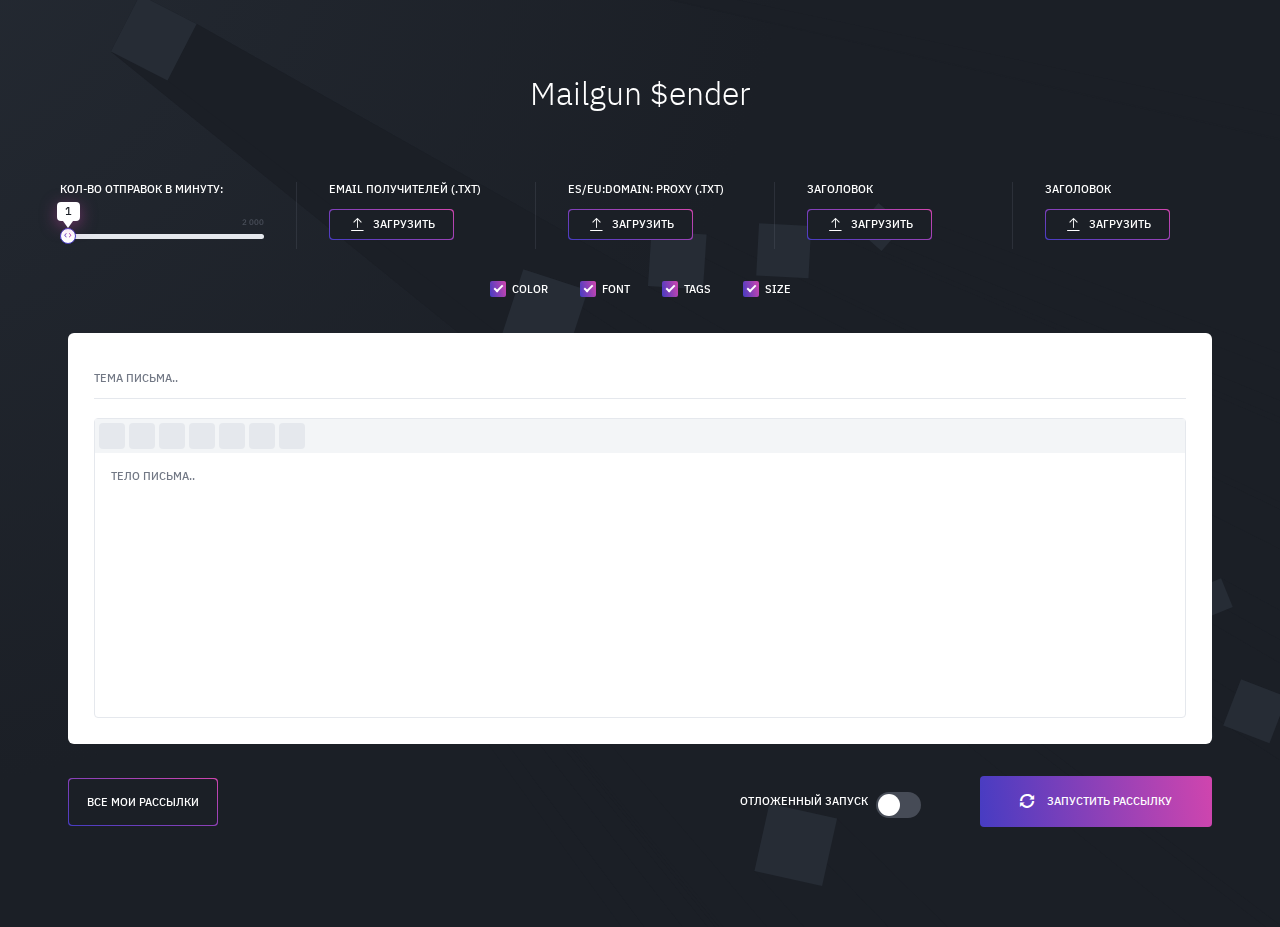
<file: step_3__no-logo.html>
<!DOCTYPE html>
<html lang="ru">
  <head>
    <meta charset="UTF-8" />
    <meta
      name="viewport"
      content="width=device-width, height=device-height, initial-scale=1.0, user-scalable=no, user-scalable=0"
    />
    <title>step 3</title>
    <link href="css/style.css?v=204" type="text/css" rel="stylesheet" />
    <link href="css/media.css?v=204" type="text/css" rel="stylesheet" />
    <script src="js/jquery-3.2.1.min.js"></script>
  </head>
  <body>
    <!-- site BEGIN -->
    <div id="site">
      <canvas id="bg-animated">
        <!--<img src="images/bg.jpg"  class="site-bg">-->
      </canvas>
      <div class="site no_logo new_desktop_size">
        <!-- header BEGIN -->
        <header class="header no_logo">
          <div class="header__content">
            <h1 class="title title--size_1 header__title">Mailgun $ender</h1>
          </div>
        </header>
        <!-- header END -->
        <!-- sender BEGIN -->
        <form action="#" class="sender">
          <div class="sender__header">
            <div class="sender__row">
              <div class="sender__col sender__col--1">
                <div class="sender__subtitle">Кол-во отправок в минуту:</div>
                <input
                  type="text"
                  name="count_send"
                  class="js-range-slider range-slider sender__range-slider"
                  data-min="0"
                  data-max="2000"
                  data-from="1"
                />
              </div>
              <div class="sender__col sender__col--2">
                <div class="sender__subtitle">Email получителей (.txt)</div>
                <div class="upload-file sender__upload-file">
                  <input
                    type="file"
                    name="upload_email"
                    id="upload_1"
                    class="js-upload-input upload-file__input"
                    value=""
                  />
                  <label for="upload_1" class="upload-file__label">
                    <span class="icon-download upload-file__icon"></span>
                    Загрузить
                  </label>
                  <div class="upload-file__result">
                    <div class="upload-file__title"></div>
                  </div>
                </div>
              </div>
              <div class="sender__col sender__col--2">
                <div class="sender__subtitle">es/eu:domain: proxy (.txt)</div>
                <div class="upload-file sender__upload-file">
                  <input
                    type="file"
                    name="upload_email"
                    id="upload_2"
                    class="js-upload-input upload-file__input"
                    value=""
                  />
                  <label for="upload_2" class="upload-file__label">
                    <span class="icon-download upload-file__icon"></span>
                    Загрузить
                  </label>
                  <div class="upload-file__result">
                    <div class="upload-file__title"></div>
                  </div>
                </div>
              </div>
              <div class="sender__col sender__col--2">
                <div class="sender__subtitle">Заголовок</div>
                <div class="upload-file sender__upload-file">
                  <input
                    type="file"
                    name="upload_email"
                    id="upload_3"
                    class="js-upload-input upload-file__input"
                    value=""
                  />
                  <label for="upload_3" class="upload-file__label">
                    <span class="icon-download upload-file__icon"></span>
                    Загрузить
                  </label>
                  <div class="upload-file__result">
                    <div class="upload-file__title"></div>
                  </div>
                </div>
              </div>
              <div class="sender__col sender__col--2">
                <div class="sender__subtitle">Заголовок</div>
                <div class="upload-file sender__upload-file">
                  <input
                    type="file"
                    name="upload_email"
                    id="upload_3"
                    class="js-upload-input upload-file__input"
                    value=""
                  />
                  <label for="upload_3" class="upload-file__label">
                    <span class="icon-download upload-file__icon"></span>
                    Загрузить
                  </label>
                  <div class="upload-file__result">
                    <div class="upload-file__title"></div>
                  </div>
                </div>
              </div>
            </div>
          </div>
          <div class="sender__checks">
            <label class="sender__checkbox">
              Color
              <input type="checkbox" checked="checked" name="color" />
              <span class="sender__checkmark"></span>
            </label>
            <label class="sender__checkbox">
              Font
              <input type="checkbox" checked="checked" name="font" />
              <span class="sender__checkmark"></span>
            </label>
            <label class="sender__checkbox">
              Tags
              <input type="checkbox" checked="checked" name="tags" />
              <span class="sender__checkmark"></span>
            </label>
            <label class="sender__checkbox">
              Size
              <input type="checkbox" checked="checked" name="size" />
              <span class="sender__checkmark"></span>
            </label>
          </div>
          <div class="editor sender__body">
            <input
              type="text"
              name="subject"
              class="editor__subject"
              value=""
              placeholder="Тема письма.."
            />
            <div class="editor__body">
              <div class="editor__body-action">
                <div class="editor__body-btn"></div>
                <div class="editor__body-btn"></div>
                <div class="editor__body-btn"></div>
                <div class="editor__body-btn"></div>
                <div class="editor__body-btn"></div>
                <div class="editor__body-btn"></div>
                <div class="editor__body-btn"></div>
              </div>
              <textarea
                name="message"
                class="editor__body-textarea"
                cols=""
                rows=""
                placeholder="Тело письма.."
              ></textarea>
            </div>
          </div>
          <div class="sender__footer">
            <a href="#" class="sender__all-btn">Все мои рассылки</a>
            <div class="sender__footer-right">
              <div class="sender__date">
                <div
                  class="sender__date-title sender__date-title--hide is-show"
                >
                  Отложенный запуск
                </div>
                <div class="sender__date-title sender__date-title--show">
                  Отложенный запуск (GTM +3)
                </div>
                <div class="sender__date-inner">
                  <input type="hidden" name="kzp" value="0" id="kzp_field" />
                  <a class="sender__date-toggle"></a>
                  <input
                    type="text"
                    name="date"
                    class="js-picker sender__date-action"
                    autocomplete="off"
                    value=""
                    placeholder="Дата и время"
                  />
                </div>
              </div>
              <button class="btn sender__btn sender__btn--disabling">
                <span class="icon-refresh sender__btn-icon"></span> Запустить
                рассылку
              </button>
            </div>
          </div>
        </form>
        <!-- sender END -->
      </div>
    </div>
    <!-- site END -->

    <!-- range slider ↓ -->
    <script src="js/ion.rangeSlider.min.js?v=204"></script>
    <!-- date & time picker slider ↓ -->
    <script src="js/jquery.datetimepicker.full.min.js?v=204"></script>
    <!-- main ↓ -->
    <script src="js/main.js?v=204"></script>
  </body>
</html>
</file>
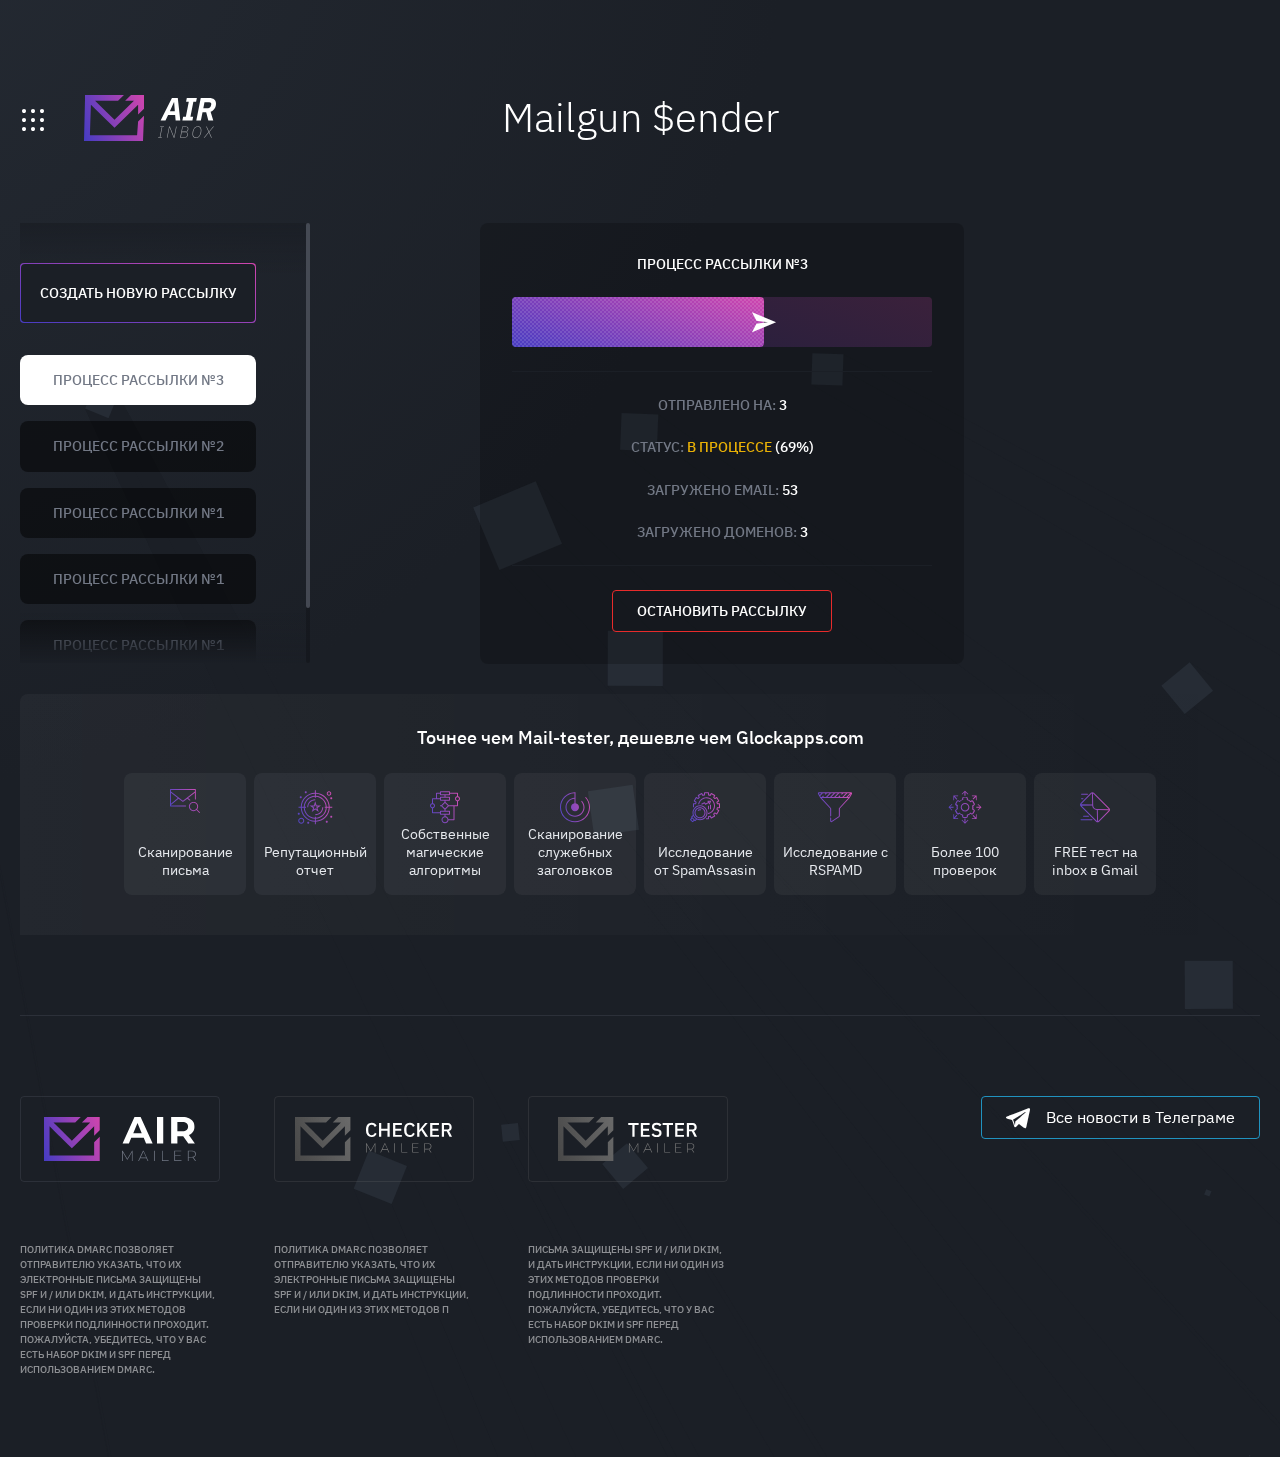
<file: step_4.html>
<!DOCTYPE html>
<html lang="ru">
<head>
<meta charset="UTF-8">
<meta name="viewport" content="width=device-width, height=device-height, initial-scale=1.0, user-scalable=no, user-scalable=0">
<title>step 4</title>
<link href="css/style.css?v=204" type="text/css" rel="stylesheet">
<link href="css/media.css?v=204" type="text/css" rel="stylesheet">
<script src="js/jquery-3.2.1.min.js"></script>
</head>
<body>

<!-- site BEGIN -->
<div id="site">
  <canvas id="bg-animated">
    <!--<img src="images/bg.jpg"  class="site-bg">-->
  </canvas>
  <a href="#" class="appeal-link appeal-link--hidden">
    <img src="images/airmailer-logo--white.svg" alt="airmailer" class="appeal-link__logo"> Мгновенно связывайтесь<br>с вашими клиентами <span class="icon-arrow appeal-link__arrow"></span>
  </a>
  <div class="site">
    <!-- header BEGIN -->
    <header class="header">
      <div class="header__left">
        <nav class="nav header__nav" role="navigation">
          <button class="nav__toggle">
            <span class="icon-dotted nav__toggle-icon"></span>
          </button>
          <ul class="nav__dropdown">
            <li class="nav__item">
              <a href="#" class="nav__link nav__link--current">
                <img src="images/airmailer-logo--gradient.svg" alt="airmailer" class="nav__logo">
              </a>
            </li>
            <li class="nav__item">
              <a href="#" class="nav__link">
                <img src="images/checkermailer-logo--gradient.svg" alt="checkermailer" class="nav__logo">
              </a>
            </li>
            <li class="nav__item">
              <a href="#" class="nav__link">
                <img src="images/testermailer-logo--gradient.svg" alt="testermailer" class="nav__logo">
              </a>
            </li>
          </ul>
        </nav>
        <a href="/" class="header__logo">
          <img src="images/logo-airinbox.svg" class="header__logo-img" alt="airinbox">
        </a>
      </div>
      <div class="header__content">
        <h1 class="title title--size_1 header__title">Mailgun $ender</h1>
      </div>
    </header>
    <!-- header END -->
    <!-- mailing BEGIN -->
    <div class="mailing">
      <div class="mailing__nav-ob">
        <div class="mailing__nav-wrap js-mailing__nav-wrap">

        <div class="mailing__nav">

          <a href="#" class="mailing__nav-btn">Создать новую рассылку</a>
          <a href="#mailing-1" class="mailing__nav-link is-active">Процесс рассылки №3</a>
          <a href="#mailing-2" class="mailing__nav-link">Процесс рассылки №2</a>
          <a href="#mailing-3" class="mailing__nav-link">Процесс рассылки №1</a>
          <a href="#mailing-4" class="mailing__nav-link">Процесс рассылки №1</a>
          <a href="#mailing-5" class="mailing__nav-link">Процесс рассылки №1</a>
        </div>
      </div>
      </div>
      <div class="mailing__block">
        <a href="#mailing-1" class="mailing__nav-link--mobile mailing__nav-link is-active">Процесс рассылки №3</a>
        <div id="mailing-1" class="mailing__item is-show">
          <div class="mailing__item-title">Процесс рассылки №3</div>
          <div class="process mailing__item-process">
            <div class="process__current" style="width: 60%;">
              <span class="icon-send process__current-icon"></span>
            </div>
          </div>
          <div class="mailing__item-description">
            <div class="mailing__item-line">Отправлено на: <span class="color--white">3</span></div>
            <div class="mailing__item-line">Статус: <span class="color--yellow">В процессе</span> <span class="color--white">(69%)</span></div>
            <div class="mailing__item-line">Загружено email: <span class="color--white">53</span></div>
            <div class="mailing__item-line">Загружено доменов: <span class="color--white">3</span></div>
          </div>
          <a class="mailing__item-stop">Остановить рассылку</a>
        </div>
        <a href="#mailing-2" class="mailing__nav-link--mobile mailing__nav-link">Процесс рассылки №2</a>
        <div id="mailing-2" class="mailing__item">
          <div class="mailing__item-title">Процесс рассылки №2</div>
          <div class="process mailing__item-process">
            <div class="process__current" style="width: 40%;">
              <span class="icon-send process__current-icon"></span>
            </div>
          </div>
          <div class="mailing__item-description">
            <div class="mailing__item-line">Отправлено на: <span class="color--white">1</span></div>
            <div class="mailing__item-line">Статус: <span class="color--yellow">В процессе</span> <span class="color--white">(40%)</span></div>
            <div class="mailing__item-line">Загружено email: <span class="color--white">40</span></div>
            <div class="mailing__item-line">Загружено доменов: <span class="color--white">5</span></div>
          </div>
          <a class="mailing__item-stop">Остановить рассылку</a>
        </div>
        <a href="#mailing-3" class="mailing__nav-link--mobile mailing__nav-link">Процесс рассылки №1</a>
        <div id="mailing-3" class="mailing__item">
          <div class="mailing__item-title">Процесс рассылки №1</div>
          <div class="process mailing__item-process">
            <div class="process__current" style="width: 30%;">
              <span class="icon-send process__current-icon"></span>
            </div>
          </div>
          <div class="mailing__item-description">
            <div class="mailing__item-line">Отправлено на: <span class="color--white">2</span></div>
            <div class="mailing__item-line">Статус: <span class="color--yellow">В процессе</span> <span class="color--white">(60%)</span></div>
            <div class="mailing__item-line">Загружено email: <span class="color--white">80</span></div>
            <div class="mailing__item-line">Загружено доменов: <span class="color--white">4</span></div>
          </div>
          <a class="mailing__item-stop">Остановить рассылку</a>
        </div>
        <a href="#mailing-4" class="mailing__nav-link--mobile mailing__nav-link">Процесс рассылки №1</a>
        <div id="mailing-4" class="mailing__item">
          <div class="mailing__item-title">Процесс рассылки №2</div>
          <div class="process mailing__item-process">
            <div class="process__current" style="width: 90%;">
              <span class="icon-send process__current-icon"></span>
            </div>
          </div>
          <div class="mailing__item-description">
            <div class="mailing__item-line">Отправлено на: <span class="color--white">1</span></div>
            <div class="mailing__item-line">Статус: <span class="color--yellow">В процессе</span> <span class="color--white">(40%)</span></div>
            <div class="mailing__item-line">Загружено email: <span class="color--white">40</span></div>
            <div class="mailing__item-line">Загружено доменов: <span class="color--white">5</span></div>
          </div>
          <a class="mailing__item-stop">Остановить рассылку</a>
        </div>
        <a href="#mailing-5" class="mailing__nav-link--mobile mailing__nav-link">Процесс рассылки №1</a>
        <div id="mailing-5" class="mailing__item">
          <div class="mailing__item-title">Процесс рассылки №1</div>
          <div class="process mailing__item-process">
            <div class="process__current" style="width: 55%;">
              <span class="icon-send process__current-icon"></span>
            </div>
          </div>
          <div class="mailing__item-description">
            <div class="mailing__item-line">Отправлено на: <span class="color--white">2</span></div>
            <div class="mailing__item-line">Статус: <span class="color--yellow">В процессе</span> <span class="color--white">(60%)</span></div>
            <div class="mailing__item-line">Загружено email: <span class="color--white">80</span></div>
            <div class="mailing__item-line">Загружено доменов: <span class="color--white">4</span></div>
          </div>
          <a class="mailing__item-stop">Остановить рассылку</a>
        </div>
      </div>
    </div>
    <!-- mailing END -->
    <div class="sidebar sidebar--position">
      <div class="sidebar__title">Точнее чем Mail-tester, дешевле чем Glockapps.com</div>
      <div class="sidebar__features">
        <a class="sidebar__features-item">
          <img src="images/sidebar-1.svg" alt="scan" class="sidebar__features-icon">
          <span class="sidebar__features-text">Сканирование письма</span>
        </a>
        <a class="sidebar__features-item">
          <img src="images/sidebar-2.svg" alt="report" class="sidebar__features-icon">
          <span class="sidebar__features-text">Репутационный отчет</span>
        </a>
        <a class="sidebar__features-item">
          <img src="images/sidebar-3.svg" alt="algorithm" class="sidebar__features-icon">
          <span class="sidebar__features-text">Собственные магические алгоритмы</span>
        </a>
        <a class="sidebar__features-item">
          <img src="images/sidebar-4.svg" alt="service-headers" class="sidebar__features-icon">
          <span class="sidebar__features-text">Сканирование служебных заголовков</span>
        </a>
        <a class="sidebar__features-item">
          <img src="images/sidebar-5.svg" alt="search-sa" class="sidebar__features-icon">
          <span class="sidebar__features-text">Исследование от SpamAssasin</span>
        </a>
        <a class="sidebar__features-item">
          <img src="images/sidebar-6.svg" alt="search-rspamd" class="sidebar__features-icon">
          <span class="sidebar__features-text">Исследование с RSPAMD</span>
        </a>
        <a class="sidebar__features-item">
          <img src="images/sidebar-7.svg" alt="check" class="sidebar__features-icon">
          <span class="sidebar__features-text">Более 100 проверок</span>
        </a>
        <a class="sidebar__features-item">
          <img src="images/sidebar-8.svg" alt="free-test" class="sidebar__features-icon">
          <span class="sidebar__features-text">FREE тест на inbox в Gmail</span>
        </a>
      </div>
    </div>
    <!-- footer BEGIN -->
    <footer class="footer">
      <div class="services-list footer__services">
        <div class="services-list__col">
          <div class="services services--current">
            <div class="services__picture">
              <img src="images/airmailer-logo--gradient-white.svg" alt="airmailer" class="services__logo">
            </div>
            <div class="services__desc">Политика DMARC позволяет отправителю указать, что их электронные письма защищены SPF и / или DKIM, и дать инструкции, если ни один из этих методов проверки подлинности проходит. Пожалуйста, убедитесь, что у вас есть набор DKIM и SPF перед использованием DMARC.</div>
          </div>
        </div>
        <div class="services-list__col">
          <div class="services">
            <div class="services__picture">
              <img src="images/checkermailer-logo--gradient-white.svg" alt="checkermailer" class="services__logo">
            </div>
            <div class="services__desc">Политика DMARC позволяет отправителю указать, что их электронные письма защищены SPF и / или DKIM, и дать инструкции, если ни один из этих методов п</div>
          </div>
        </div>
        <div class="services-list__col">
          <div class="services">
            <div class="services__picture">
              <img src="images/testermailer-logo--gradient-white.svg" alt="testermailer" class="services__logo">
            </div>
            <div class="services__desc"> письма защищены SPF и / или DKIM, и дать инструкции, если ни один из этих методов проверки подлинности проходит. Пожалуйста, убедитесь, что у вас есть набор DKIM и SPF перед использованием DMARC.</div>
          </div>
        </div>
      </div>
      <a href="#" class="telegram footer__telegram">
        <span class="icon-telegram telegram__icon"></span> Все новости в Телеграме
      </a>
    </footer>
    <!-- footer END -->
  </div>
</div>
<!-- site END -->

<!-- range slider ↓ -->
<script src="js/ion.rangeSlider.min.js?v=204"></script>
<!-- date & time picker slider ↓ -->
<script src="js/jquery.datetimepicker.full.min.js?v=204"></script>

<script src="js/jquery.mCustomScrollbar.concat.min.js"></script>
<!-- main ↓ -->
<script src="js/main.js?v=204"></script>

</body>
</html>
</file>
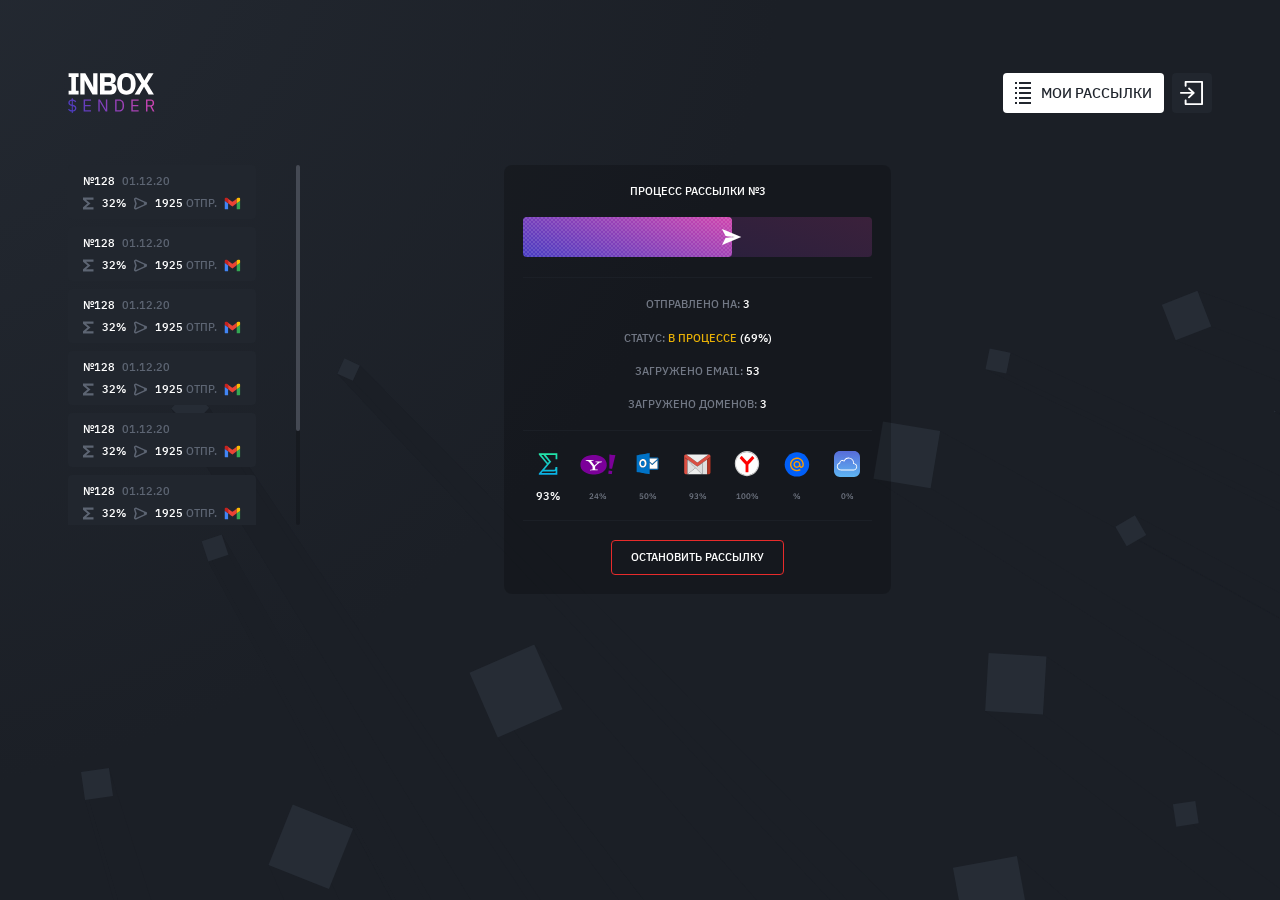
<file: step_4__new.html>
<!DOCTYPE html>
<html lang="ru">
  <head>
    <meta charset="UTF-8" />
    <meta
      name="viewport"
      content="width=device-width, height=device-height, initial-scale=1.0, user-scalable=no, user-scalable=0"
    />
    <title>step 4</title>
    <link href="css/style.css?v=204" type="text/css" rel="stylesheet" />
    <link href="css/media.css?v=204" type="text/css" rel="stylesheet" />
    <script src="js/jquery-3.2.1.min.js"></script>
  </head>
  <body>
    <!-- site BEGIN -->
    <div id="site">
      <canvas id="bg-animated">
        <!--<img src="images/bg.jpg"  class="site-bg">-->
      </canvas>
      <div class="site no_logo new_desktop_size">
        <!-- header BEGIN -->
        <header class="header">
          <div class="header__flex">
            <a href="" class="header__newlogo">
              <img src="images/new/logo.svg" alt="logo">
            </a>
            <div class="header__log-menu">
              <a href="" class="active">
                <svg width="32" height="32" viewBox="0 0 32 32" fill="none" xmlns="http://www.w3.org/2000/svg">
                  <path fill-rule="evenodd" clip-rule="evenodd" d="M10 5H8V7H10V5ZM24 5H12V7H24V5ZM8 10H10V12H8V10ZM24 10H12V12H24V10ZM8 15H10V17H8V15ZM24 15H12V17H24V15ZM8 20H10V22H8V20ZM24 20H12V22H24V20ZM8 25H10V27H8V25ZM24 25H12V27H24V25Z" fill="white"/>
                </svg>
                <span>Мои рассылки</span>
              </a>
              <a href="">
                <svg width="32" height="32" viewBox="0 0 32 32" fill="none" xmlns="http://www.w3.org/2000/svg">
                  <path d="M26.0408 27.9999H9.61221C9.36062 27.9999 9.11934 27.9056 8.94144 27.7378C8.76354 27.57 8.66359 27.3423 8.66359 27.1049V23.45C8.66359 23.3324 8.68813 23.216 8.7358 23.1075C8.78348 22.9989 8.85335 22.9002 8.94144 22.8171C9.02953 22.734 9.1341 22.6681 9.24919 22.6231C9.36428 22.5781 9.48764 22.555 9.61221 22.555C9.73679 22.555 9.86014 22.5781 9.97523 22.6231C10.0903 22.6681 10.1949 22.734 10.283 22.8171C10.3711 22.9002 10.4409 22.9989 10.4886 23.1075C10.5363 23.216 10.5608 23.3324 10.5608 23.45V26.2149H25.0975V5.785H10.5714V8.75499C10.5714 8.99236 10.4715 9.22 10.2936 9.38785C10.1157 9.55569 9.8744 9.64999 9.62281 9.64999C9.37122 9.64999 9.12994 9.55569 8.95204 9.38785C8.77414 9.22 8.67419 8.99236 8.67419 8.75499V4.89C8.67559 4.6535 8.77615 4.42713 8.9539 4.26037C9.13165 4.0936 9.37214 4 9.62281 4H26.0514C26.303 4 26.5443 4.09429 26.7222 4.26214C26.9001 4.42998 27 4.65763 27 4.895V27.1099C26.9993 27.2279 26.9739 27.3446 26.9253 27.4532C26.8766 27.5619 26.8057 27.6604 26.7165 27.7431C26.6274 27.8258 26.5218 27.8911 26.4058 27.9352C26.2899 27.9793 26.1658 28.0013 26.0408 27.9999ZM13.6558 21.085L18.3935 16.615L18.4412 16.565C18.5691 16.4244 18.6469 16.2495 18.6638 16.065C18.6694 16.0084 18.6694 15.9515 18.6638 15.895C18.6497 15.6804 18.5536 15.4779 18.3935 15.325L13.7035 10.9C13.6166 10.8123 13.5118 10.7419 13.3955 10.6932C13.2792 10.6444 13.1537 10.6183 13.0264 10.6163C12.8992 10.6142 12.7728 10.6364 12.6548 10.6814C12.5368 10.7264 12.4296 10.7934 12.3397 10.8783C12.2497 10.9632 12.1787 11.0643 12.131 11.1756C12.0833 11.2869 12.0598 11.4062 12.0619 11.5262C12.0641 11.6463 12.0918 11.7647 12.1435 11.8744C12.1952 11.9842 12.2697 12.083 12.3627 12.165L15.4364 15.065H4.94862C4.69703 15.065 4.45574 15.1593 4.27784 15.3271C4.09994 15.495 4 15.7226 4 15.96C4 16.1973 4.09994 16.425 4.27784 16.5928C4.45574 16.7607 4.69703 16.855 4.94862 16.855H15.447L12.315 19.82C12.222 19.902 12.1475 20.0008 12.0958 20.1105C12.0441 20.2202 12.0164 20.3387 12.0142 20.4587C12.0121 20.5788 12.0356 20.698 12.0833 20.8093C12.131 20.9207 12.202 21.0218 12.292 21.1067C12.3819 21.1916 12.4891 21.2585 12.6071 21.3036C12.7251 21.3486 12.8515 21.3707 12.9787 21.3687C13.106 21.3667 13.2315 21.3405 13.3478 21.2918C13.4641 21.243 13.5689 21.1727 13.6558 21.085Z" fill="white"/>
                </svg>

              </a>
            </div>
          </div>
        </header>
        <!-- header END -->
        <!-- mailing BEGIN -->
        <div class="mailing">
          <div class="mailing__nav-ob mailing__nav-ob--noshadow">
            <div class="mailing__nav-wrap js-mailing__nav-wrap">
              <div class="mailing__list">
                <div class="mailing__list-item mailing-item is-active" data-id="mailing-1">
                  <div class="mailing-item__n-date">
                    <span class="white">№128</span> <span>01.12.20</span>
                  </div>
                  <div class="mailing-item__row">
                    <div class="mailing-item__procent">
                      <img src="images/new/procent.svg" alt="procent">
                      <span class="white">32%</span>
                    </div>
                    <div class="mailing-item__mails">
                      <img src="images/new/mails.svg" alt="mails">
                      <span class="white">1925</span>  отпр.
                    </div>
                    <div class="mailing-item__type">
                      <img src="images/new/i-google.svg" alt="google">
                    </div>
                  </div>
                </div>
                <div class="mailing__list-item mailing-item" data-id="mailing-2">
                  <div class="mailing-item__n-date">
                    <span class="white">№128</span> <span>01.12.20</span>
                  </div>
                  <div class="mailing-item__row">
                    <div class="mailing-item__procent">
                      <img src="images/new/procent.svg" alt="procent">
                      <span class="white">32%</span>
                    </div>
                    <div class="mailing-item__mails">
                      <img src="images/new/mails.svg" alt="mails">
                      <span class="white">1925</span>  отпр.
                    </div>
                    <div class="mailing-item__type">
                      <img src="images/new/i-google.svg" alt="google">
                    </div>
                  </div>
                </div>
                <div class="mailing__list-item mailing-item" data-id="mailing-3">
                  <div class="mailing-item__n-date">
                    <span class="white">№128</span> <span>01.12.20</span>
                  </div>
                  <div class="mailing-item__row">
                    <div class="mailing-item__procent">
                      <img src="images/new/procent.svg" alt="procent">
                      <span class="white">32%</span>
                    </div>
                    <div class="mailing-item__mails">
                      <img src="images/new/mails.svg" alt="mails">
                      <span class="white">1925</span>  отпр.
                    </div>
                    <div class="mailing-item__type">
                      <img src="images/new/i-google.svg" alt="google">
                    </div>
                  </div>
                </div>
                <div class="mailing__list-item mailing-item" data-id="mailing-4">
                  <div class="mailing-item__n-date">
                    <span class="white">№128</span> <span>01.12.20</span>
                  </div>
                  <div class="mailing-item__row">
                    <div class="mailing-item__procent">
                      <img src="images/new/procent.svg" alt="procent">
                      <span class="white">32%</span>
                    </div>
                    <div class="mailing-item__mails">
                      <img src="images/new/mails.svg" alt="mails">
                      <span class="white">1925</span>  отпр.
                    </div>
                    <div class="mailing-item__type">
                      <img src="images/new/i-google.svg" alt="google">
                    </div>
                  </div>
                </div>
                <div class="mailing__list-item mailing-item" data-id="mailing-5">
                  <div class="mailing-item__n-date">
                    <span class="white">№128</span> <span>01.12.20</span>
                  </div>
                  <div class="mailing-item__row">
                    <div class="mailing-item__procent">
                      <img src="images/new/procent.svg" alt="procent">
                      <span class="white">32%</span>
                    </div>
                    <div class="mailing-item__mails">
                      <img src="images/new/mails.svg" alt="mails">
                      <span class="white">1925</span>  отпр.
                    </div>
                    <div class="mailing-item__type">
                      <img src="images/new/i-google.svg" alt="google">
                    </div>
                  </div>
                </div>
                <div class="mailing__list-item mailing-item" data-id="mailing-6">
                  <div class="mailing-item__n-date">
                    <span class="white">№128</span> <span>01.12.20</span>
                  </div>
                  <div class="mailing-item__row">
                    <div class="mailing-item__procent">
                      <img src="images/new/procent.svg" alt="procent">
                      <span class="white">32%</span>
                    </div>
                    <div class="mailing-item__mails">
                      <img src="images/new/mails.svg" alt="mails">
                      <span class="white">1925</span>  отпр.
                    </div>
                    <div class="mailing-item__type">
                      <img src="images/new/i-google.svg" alt="google">
                    </div>
                  </div>
                </div>
                <div class="mailing__list-item mailing-item" data-id="mailing-7">
                  <div class="mailing-item__n-date">
                    <span class="white">№128</span> <span>01.12.20</span>
                  </div>
                  <div class="mailing-item__row">
                    <div class="mailing-item__procent">
                      <img src="images/new/procent.svg" alt="procent">
                      <span class="white">32%</span>
                    </div>
                    <div class="mailing-item__mails">
                      <img src="images/new/mails.svg" alt="mails">
                      <span class="white">1925</span>  отпр.
                    </div>
                    <div class="mailing-item__type">
                      <img src="images/new/i-google.svg" alt="google">
                    </div>
                  </div>
                </div>
                <div class="mailing__list-item mailing-item" data-id="mailing-8">
                  <div class="mailing-item__n-date">
                    <span class="white">№128</span> <span>01.12.20</span>
                  </div>
                  <div class="mailing-item__row">
                    <div class="mailing-item__procent">
                      <img src="images/new/procent.svg" alt="procent">
                      <span class="white">32%</span>
                    </div>
                    <div class="mailing-item__mails">
                      <img src="images/new/mails.svg" alt="mails">
                      <span class="white">1925</span>  отпр.
                    </div>
                    <div class="mailing-item__type">
                      <img src="images/new/i-google.svg" alt="google">
                    </div>
                  </div>
                </div>
              </div>
            </div>
          </div>
          <div class="mailing__block">
            <a
              href="#mailing-1"
              class="mailing__nav-link--mobile mailing__nav-link is-active"
              >Процесс рассылки №3</a
            >
            <div id="mailing-1" class="mailing__item is-show">
              <div class="mailing__item-title">Процесс рассылки №3</div>
              <div class="process mailing__item-process">
                <div class="process__current" style="width: 60%;">
                  <span class="icon-send process__current-icon"></span>
                </div>
              </div>
              <div class="mailing__item-description">
                <div class="mailing__item-line">
                  Отправлено на: <span class="color--white">3</span>
                </div>
                <div class="mailing__item-line">
                  Статус: <span class="color--yellow">В процессе</span>
                  <span class="color--white">(69%)</span>
                </div>
                <div class="mailing__item-line">
                  Загружено email: <span class="color--white">53</span>
                </div>
                <div class="mailing__item-line">
                  Загружено доменов: <span class="color--white">3</span>
                </div>
              </div>
              <div class="post-blocks">
                <div class="post-blocks__item">
                  <div class="post-blocks__img">
                    <img src="images/posts/1.svg">
                  </div>
                  <div class="post-blocks__pros">
                    93%
                  </div>
                </div>
                <div class="post-blocks__item">
                  <div class="post-blocks__img">
                    <img src="images/posts/2.svg">
                  </div>
                  <div class="post-blocks__pros">
                    24%
                  </div>
                </div>
                <div class="post-blocks__item">
                  <div class="post-blocks__img">
                    <img src="images/posts/3.svg">
                  </div>
                  <div class="post-blocks__pros">
                    50%
                  </div>
                </div>
                <div class="post-blocks__item">
                  <div class="post-blocks__img">
                    <img src="images/posts/4.svg">
                  </div>
                  <div class="post-blocks__pros">
                    93%
                  </div>
                </div>
                <div class="post-blocks__item">
                  <div class="post-blocks__img">
                    <img src="images/posts/5.svg">
                  </div>
                  <div class="post-blocks__pros">
                    100%
                  </div>
                </div>
                <div class="post-blocks__item">
                  <div class="post-blocks__img">
                    <img src="images/posts/6.svg">
                  </div>
                  <div class="post-blocks__pros">
                    %
                  </div>
                </div>
                <div class="post-blocks__item">
                  <div class="post-blocks__img">
                    <img src="images/posts/7.svg">
                  </div>
                  <div class="post-blocks__pros">
                    0%
                  </div>
                </div>

              </div>
              <a class="mailing__item-stop">Остановить рассылку</a>
            </div>
            <a
              href="#mailing-2"
              class="mailing__nav-link--mobile mailing__nav-link"
              >Процесс рассылки №2</a
            >
            <div id="mailing-2" class="mailing__item">
              <div class="mailing__item-title">Процесс рассылки №2</div>
              <div class="process mailing__item-process">
                <div class="process__current" style="width: 40%;">
                  <span class="icon-send process__current-icon"></span>
                </div>
              </div>
              <div class="mailing__item-description">
                <div class="mailing__item-line">
                  Отправлено на: <span class="color--white">1</span>
                </div>
                <div class="mailing__item-line">
                  Статус: <span class="color--yellow">В процессе</span>
                  <span class="color--white">(40%)</span>
                </div>
                <div class="mailing__item-line">
                  Загружено email: <span class="color--white">40</span>
                </div>
                <div class="mailing__item-line">
                  Загружено доменов: <span class="color--white">5</span>
                </div>
              </div>
              <div class="post-blocks">
                <div class="post-blocks__item">
                  <div class="post-blocks__img">
                    <img src="images/posts/1.svg">
                  </div>
                  <div class="post-blocks__pros">
                    93%
                  </div>
                </div>
                <div class="post-blocks__item">
                  <div class="post-blocks__img">
                    <img src="images/posts/2.svg">
                  </div>
                  <div class="post-blocks__pros">
                    24%
                  </div>
                </div>
                <div class="post-blocks__item">
                  <div class="post-blocks__img">
                    <img src="images/posts/3.svg">
                  </div>
                  <div class="post-blocks__pros">
                    50%
                  </div>
                </div>
                <div class="post-blocks__item">
                  <div class="post-blocks__img">
                    <img src="images/posts/6.svg">
                  </div>
                  <div class="post-blocks__pros">
                    93%
                  </div>
                </div>
                <div class="post-blocks__item">
                  <div class="post-blocks__img">
                    <img src="images/posts/7.svg">
                  </div>
                  <div class="post-blocks__pros">
                    93%
                  </div>
                </div>

              </div>
              <a class="mailing__item-stop">Остановить рассылку</a>
            </div>
            <a
              href="#mailing-3"
              class="mailing__nav-link--mobile mailing__nav-link"
              >Процесс рассылки №1</a
            >
            <div id="mailing-3" class="mailing__item">
              <div class="mailing__item-title">Процесс рассылки №1</div>
              <div class="process mailing__item-process">
                <div class="process__current" style="width: 30%;">
                  <span class="icon-send process__current-icon"></span>
                </div>
              </div>
              <div class="mailing__item-description">
                <div class="mailing__item-line">
                  Отправлено на: <span class="color--white">2</span>
                </div>
                <div class="mailing__item-line">
                  Статус: <span class="color--yellow">В процессе</span>
                  <span class="color--white">(60%)</span>
                </div>
                <div class="mailing__item-line">
                  Загружено email: <span class="color--white">80</span>
                </div>
                <div class="mailing__item-line">
                  Загружено доменов: <span class="color--white">4</span>
                </div>
              </div>
              <div class="post-blocks">
                <div class="post-blocks__item">
                  <div class="post-blocks__img">
                    <img src="images/posts/1.svg">
                  </div>
                  <div class="post-blocks__pros">
                    93%
                  </div>
                </div>
                <div class="post-blocks__item">
                  <div class="post-blocks__img">
                    <img src="images/posts/2.svg">
                  </div>
                  <div class="post-blocks__pros">
                    24%
                  </div>
                </div>
                

              </div>
              <a class="mailing__item-stop">Остановить рассылку</a>
            </div>
            <a
              href="#mailing-4"
              class="mailing__nav-link--mobile mailing__nav-link"
              >Процесс рассылки №1</a
            >
            <div id="mailing-4" class="mailing__item">
              <div class="mailing__item-title">Процесс рассылки №2</div>
              <div class="process mailing__item-process">
                <div class="process__current" style="width: 90%;">
                  <span class="icon-send process__current-icon"></span>
                </div>
              </div>
              <div class="mailing__item-description">
                <div class="mailing__item-line">
                  Отправлено на: <span class="color--white">1</span>
                </div>
                <div class="mailing__item-line">
                  Статус: <span class="color--yellow">В процессе</span>
                  <span class="color--white">(40%)</span>
                </div>
                <div class="mailing__item-line">
                  Загружено email: <span class="color--white">40</span>
                </div>
                <div class="mailing__item-line">
                  Загружено доменов: <span class="color--white">5</span>
                </div>
              </div>
              <div class="post-blocks">
                <div class="post-blocks__item">
                  <div class="post-blocks__img">
                    <img src="images/posts/1.svg">
                  </div>
                  <div class="post-blocks__pros">
                    93%
                  </div>
                </div>
                <div class="post-blocks__item">
                  <div class="post-blocks__img">
                    <img src="images/posts/2.svg">
                  </div>
                  <div class="post-blocks__pros">
                    24%
                  </div>
                </div>
                <div class="post-blocks__item">
                  <div class="post-blocks__img">
                    <img src="images/posts/3.svg">
                  </div>
                  <div class="post-blocks__pros">
                    50%
                  </div>
                </div>
                <div class="post-blocks__item">
                  <div class="post-blocks__img">
                    <img src="images/posts/4.svg">
                  </div>
                  <div class="post-blocks__pros">
                    93%
                  </div>
                </div>
                <div class="post-blocks__item">
                  <div class="post-blocks__img">
                    <img src="images/posts/5.svg">
                  </div>
                  <div class="post-blocks__pros">
                    100%
                  </div>
                </div>
                <div class="post-blocks__item">
                  <div class="post-blocks__img">
                    <img src="images/posts/6.svg">
                  </div>
                  <div class="post-blocks__pros">
                    93%
                  </div>
                </div>
                <div class="post-blocks__item">
                  <div class="post-blocks__img">
                    <img src="images/posts/7.svg">
                  </div>
                  <div class="post-blocks__pros">
                    93%
                  </div>
                </div>

              </div>
              <a class="mailing__item-stop">Остановить рассылку</a>
            </div>
            <a
              href="#mailing-5"
              class="mailing__nav-link--mobile mailing__nav-link"
              >Процесс рассылки №1</a>
            <div id="mailing-5" class="mailing__item">
              <div class="mailing__item-title">Процесс рассылки №1</div>
              <div class="process mailing__item-process">
                <div class="process__current" style="width: 55%;">
                  <span class="icon-send process__current-icon"></span>
                </div>
              </div>
              <div class="mailing__item-description">
                <div class="mailing__item-line">
                  Отправлено на: <span class="color--white">2</span>
                </div>
                <div class="mailing__item-line">
                  Статус: <span class="color--yellow">В процессе</span>
                  <span class="color--white">(60%)</span>
                </div>
                <div class="mailing__item-line">
                  Загружено email: <span class="color--white">80</span>
                </div>
                <div class="mailing__item-line">
                  Загружено доменов: <span class="color--white">4</span>
                </div>
              </div>
              <div class="post-blocks">
                <div class="post-blocks__item">
                  <div class="post-blocks__img">
                    <img src="images/posts/1.svg">
                  </div>
                  <div class="post-blocks__pros">
                    93%
                  </div>
                </div>
                <div class="post-blocks__item">
                  <div class="post-blocks__img">
                    <img src="images/posts/2.svg">
                  </div>
                  <div class="post-blocks__pros">
                    24%
                  </div>
                </div>
                <div class="post-blocks__item">
                  <div class="post-blocks__img">
                    <img src="images/posts/3.svg">
                  </div>
                  <div class="post-blocks__pros">
                    50%
                  </div>
                </div>
                <div class="post-blocks__item">
                  <div class="post-blocks__img">
                    <img src="images/posts/4.svg">
                  </div>
                  <div class="post-blocks__pros">
                    93%
                  </div>
                </div>
                <div class="post-blocks__item">
                  <div class="post-blocks__img">
                    <img src="images/posts/5.svg">
                  </div>
                  <div class="post-blocks__pros">
                    100%
                  </div>
                </div>
                <div class="post-blocks__item">
                  <div class="post-blocks__img">
                    <img src="images/posts/6.svg">
                  </div>
                  <div class="post-blocks__pros">
                    93%
                  </div>
                </div>
                <div class="post-blocks__item">
                  <div class="post-blocks__img">
                    <img src="images/posts/7.svg">
                  </div>
                  <div class="post-blocks__pros">
                    93%
                  </div>
                </div>

              </div>
              <a class="mailing__item-stop">Остановить рассылку</a>
            </div>
          </div>
        </div>
        <!-- mailing END -->
      </div>
    </div>
    <!-- site END -->

    <!-- range slider ↓ -->
    <script src="js/ion.rangeSlider.min.js?v=204"></script>
    <!-- date & time picker slider ↓ -->
    <script src="js/jquery.datetimepicker.full.min.js?v=204"></script>

    <script src="js/jquery.mCustomScrollbar.concat.min.js"></script>
    <!-- main ↓ -->
    <script src="js/main.js?v=204"></script>
  </body>
</html>
</file>
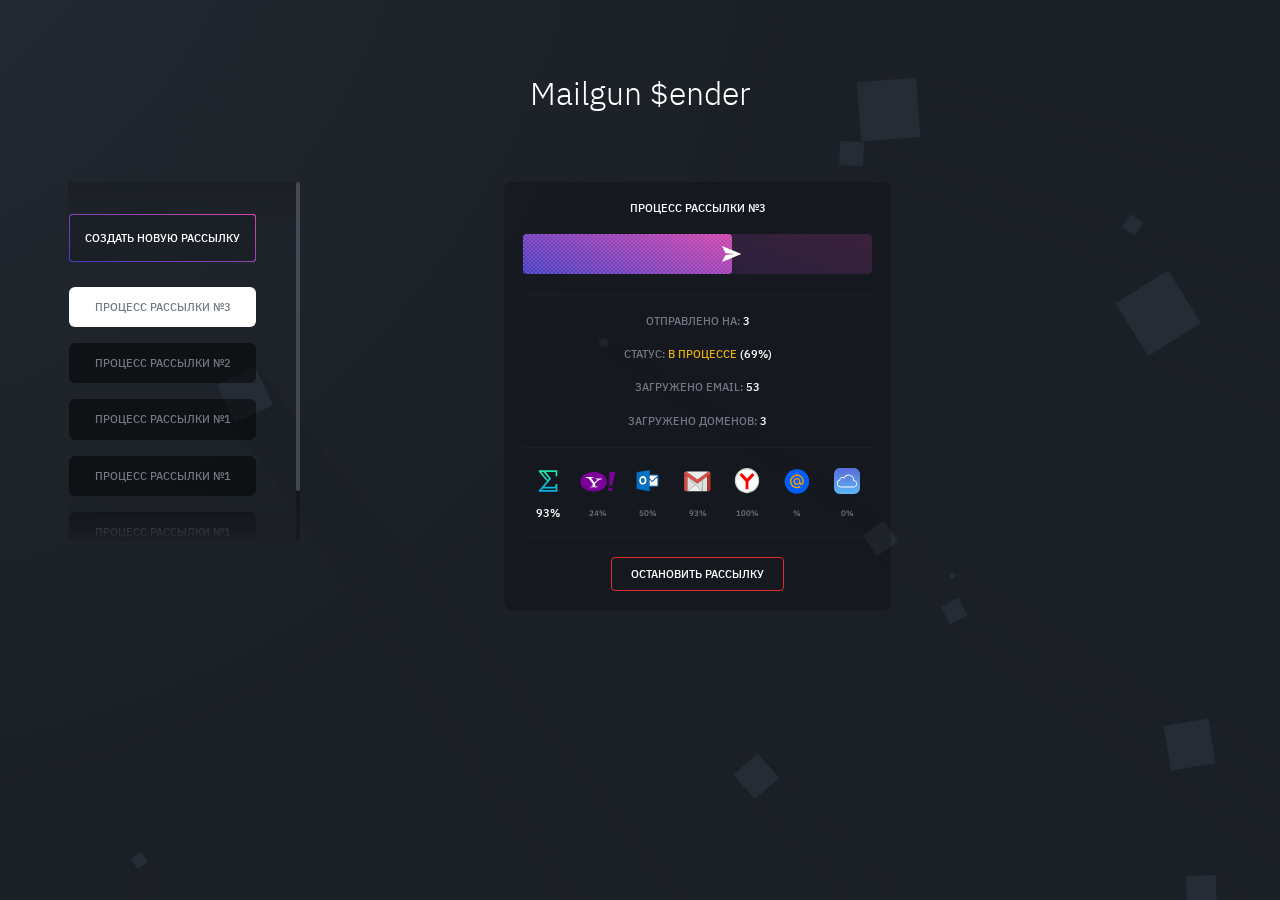
<file: step_4__no-logo.html>
<!DOCTYPE html>
<html lang="ru">
  <head>
    <meta charset="UTF-8" />
    <meta
      name="viewport"
      content="width=device-width, height=device-height, initial-scale=1.0, user-scalable=no, user-scalable=0"
    />
    <title>step 4</title>
    <link href="css/style.css?v=204" type="text/css" rel="stylesheet" />
    <link href="css/media.css?v=204" type="text/css" rel="stylesheet" />
    <script src="js/jquery-3.2.1.min.js"></script>
  </head>
  <body>
    <!-- site BEGIN -->
    <div id="site">
      <canvas id="bg-animated">
        <!--<img src="images/bg.jpg"  class="site-bg">-->
      </canvas>
      <div class="site no_logo new_desktop_size">
        <!-- header BEGIN -->
        <header class="header no_logo">
          <div class="header__content">
            <h1 class="title title--size_1 header__title">Mailgun $ender</h1>
          </div>
        </header>
        <!-- header END -->
        <!-- mailing BEGIN -->
        <div class="mailing">
          <div class="mailing__nav-ob">
            <div class="mailing__nav-wrap js-mailing__nav-wrap">
              <div class="mailing__nav">
                <a href="#" class="mailing__nav-btn">Создать новую рассылку</a>
                <a href="#mailing-1" class="mailing__nav-link is-active"
                  >Процесс рассылки №3</a
                >
                <a href="#mailing-2" class="mailing__nav-link"
                  >Процесс рассылки №2</a
                >
                <a href="#mailing-3" class="mailing__nav-link"
                  >Процесс рассылки №1</a
                >
                <a href="#mailing-4" class="mailing__nav-link"
                  >Процесс рассылки №1</a
                >
                <a href="#mailing-5" class="mailing__nav-link"
                  >Процесс рассылки №1</a
                >
              </div>
            </div>
          </div>
          <div class="mailing__block">
            <a
              href="#mailing-1"
              class="mailing__nav-link--mobile mailing__nav-link is-active"
              >Процесс рассылки №3</a
            >
            <div id="mailing-1" class="mailing__item is-show">
              <div class="mailing__item-title">Процесс рассылки №3</div>
              <div class="process mailing__item-process">
                <div class="process__current" style="width: 60%;">
                  <span class="icon-send process__current-icon"></span>
                </div>
              </div>
              <div class="mailing__item-description">
                <div class="mailing__item-line">
                  Отправлено на: <span class="color--white">3</span>
                </div>
                <div class="mailing__item-line">
                  Статус: <span class="color--yellow">В процессе</span>
                  <span class="color--white">(69%)</span>
                </div>
                <div class="mailing__item-line">
                  Загружено email: <span class="color--white">53</span>
                </div>
                <div class="mailing__item-line">
                  Загружено доменов: <span class="color--white">3</span>
                </div>
              </div>
              <div class="post-blocks">
                <div class="post-blocks__item">
                  <div class="post-blocks__img">
                    <img src="images/posts/1.svg">
                  </div>
                  <div class="post-blocks__pros">
                    93%
                  </div>
                </div>
                <div class="post-blocks__item">
                  <div class="post-blocks__img">
                    <img src="images/posts/2.svg">
                  </div>
                  <div class="post-blocks__pros">
                    24%
                  </div>
                </div>
                <div class="post-blocks__item">
                  <div class="post-blocks__img">
                    <img src="images/posts/3.svg">
                  </div>
                  <div class="post-blocks__pros">
                    50%
                  </div>
                </div>
                <div class="post-blocks__item">
                  <div class="post-blocks__img">
                    <img src="images/posts/4.svg">
                  </div>
                  <div class="post-blocks__pros">
                    93%
                  </div>
                </div>
                <div class="post-blocks__item">
                  <div class="post-blocks__img">
                    <img src="images/posts/5.svg">
                  </div>
                  <div class="post-blocks__pros">
                    100%
                  </div>
                </div>
                <div class="post-blocks__item">
                  <div class="post-blocks__img">
                    <img src="images/posts/6.svg">
                  </div>
                  <div class="post-blocks__pros">
                    %
                  </div>
                </div>
                <div class="post-blocks__item">
                  <div class="post-blocks__img">
                    <img src="images/posts/7.svg">
                  </div>
                  <div class="post-blocks__pros">
                    0%
                  </div>
                </div>

              </div>
              <a class="mailing__item-stop">Остановить рассылку</a>
            </div>
            <a
              href="#mailing-2"
              class="mailing__nav-link--mobile mailing__nav-link"
              >Процесс рассылки №2</a
            >
            <div id="mailing-2" class="mailing__item">
              <div class="mailing__item-title">Процесс рассылки №2</div>
              <div class="process mailing__item-process">
                <div class="process__current" style="width: 40%;">
                  <span class="icon-send process__current-icon"></span>
                </div>
              </div>
              <div class="mailing__item-description">
                <div class="mailing__item-line">
                  Отправлено на: <span class="color--white">1</span>
                </div>
                <div class="mailing__item-line">
                  Статус: <span class="color--yellow">В процессе</span>
                  <span class="color--white">(40%)</span>
                </div>
                <div class="mailing__item-line">
                  Загружено email: <span class="color--white">40</span>
                </div>
                <div class="mailing__item-line">
                  Загружено доменов: <span class="color--white">5</span>
                </div>
              </div>
              <div class="post-blocks">
                <div class="post-blocks__item">
                  <div class="post-blocks__img">
                    <img src="images/posts/1.svg">
                  </div>
                  <div class="post-blocks__pros">
                    93%
                  </div>
                </div>
                <div class="post-blocks__item">
                  <div class="post-blocks__img">
                    <img src="images/posts/2.svg">
                  </div>
                  <div class="post-blocks__pros">
                    24%
                  </div>
                </div>
                <div class="post-blocks__item">
                  <div class="post-blocks__img">
                    <img src="images/posts/3.svg">
                  </div>
                  <div class="post-blocks__pros">
                    50%
                  </div>
                </div>
                <div class="post-blocks__item">
                  <div class="post-blocks__img">
                    <img src="images/posts/6.svg">
                  </div>
                  <div class="post-blocks__pros">
                    93%
                  </div>
                </div>
                <div class="post-blocks__item">
                  <div class="post-blocks__img">
                    <img src="images/posts/7.svg">
                  </div>
                  <div class="post-blocks__pros">
                    93%
                  </div>
                </div>

              </div>
              <a class="mailing__item-stop">Остановить рассылку</a>
            </div>
            <a
              href="#mailing-3"
              class="mailing__nav-link--mobile mailing__nav-link"
              >Процесс рассылки №1</a
            >
            <div id="mailing-3" class="mailing__item">
              <div class="mailing__item-title">Процесс рассылки №1</div>
              <div class="process mailing__item-process">
                <div class="process__current" style="width: 30%;">
                  <span class="icon-send process__current-icon"></span>
                </div>
              </div>
              <div class="mailing__item-description">
                <div class="mailing__item-line">
                  Отправлено на: <span class="color--white">2</span>
                </div>
                <div class="mailing__item-line">
                  Статус: <span class="color--yellow">В процессе</span>
                  <span class="color--white">(60%)</span>
                </div>
                <div class="mailing__item-line">
                  Загружено email: <span class="color--white">80</span>
                </div>
                <div class="mailing__item-line">
                  Загружено доменов: <span class="color--white">4</span>
                </div>
              </div>
              <div class="post-blocks">
                <div class="post-blocks__item">
                  <div class="post-blocks__img">
                    <img src="images/posts/1.svg">
                  </div>
                  <div class="post-blocks__pros">
                    93%
                  </div>
                </div>
                <div class="post-blocks__item">
                  <div class="post-blocks__img">
                    <img src="images/posts/2.svg">
                  </div>
                  <div class="post-blocks__pros">
                    24%
                  </div>
                </div>
                

              </div>
              <a class="mailing__item-stop">Остановить рассылку</a>
            </div>
            <a
              href="#mailing-4"
              class="mailing__nav-link--mobile mailing__nav-link"
              >Процесс рассылки №1</a
            >
            <div id="mailing-4" class="mailing__item">
              <div class="mailing__item-title">Процесс рассылки №2</div>
              <div class="process mailing__item-process">
                <div class="process__current" style="width: 90%;">
                  <span class="icon-send process__current-icon"></span>
                </div>
              </div>
              <div class="mailing__item-description">
                <div class="mailing__item-line">
                  Отправлено на: <span class="color--white">1</span>
                </div>
                <div class="mailing__item-line">
                  Статус: <span class="color--yellow">В процессе</span>
                  <span class="color--white">(40%)</span>
                </div>
                <div class="mailing__item-line">
                  Загружено email: <span class="color--white">40</span>
                </div>
                <div class="mailing__item-line">
                  Загружено доменов: <span class="color--white">5</span>
                </div>
              </div>
              <div class="post-blocks">
                <div class="post-blocks__item">
                  <div class="post-blocks__img">
                    <img src="images/posts/1.svg">
                  </div>
                  <div class="post-blocks__pros">
                    93%
                  </div>
                </div>
                <div class="post-blocks__item">
                  <div class="post-blocks__img">
                    <img src="images/posts/2.svg">
                  </div>
                  <div class="post-blocks__pros">
                    24%
                  </div>
                </div>
                <div class="post-blocks__item">
                  <div class="post-blocks__img">
                    <img src="images/posts/3.svg">
                  </div>
                  <div class="post-blocks__pros">
                    50%
                  </div>
                </div>
                <div class="post-blocks__item">
                  <div class="post-blocks__img">
                    <img src="images/posts/4.svg">
                  </div>
                  <div class="post-blocks__pros">
                    93%
                  </div>
                </div>
                <div class="post-blocks__item">
                  <div class="post-blocks__img">
                    <img src="images/posts/5.svg">
                  </div>
                  <div class="post-blocks__pros">
                    100%
                  </div>
                </div>
                <div class="post-blocks__item">
                  <div class="post-blocks__img">
                    <img src="images/posts/6.svg">
                  </div>
                  <div class="post-blocks__pros">
                    93%
                  </div>
                </div>
                <div class="post-blocks__item">
                  <div class="post-blocks__img">
                    <img src="images/posts/7.svg">
                  </div>
                  <div class="post-blocks__pros">
                    93%
                  </div>
                </div>

              </div>
              <a class="mailing__item-stop">Остановить рассылку</a>
            </div>
            <a
              href="#mailing-5"
              class="mailing__nav-link--mobile mailing__nav-link"
              >Процесс рассылки №1</a>
            <div id="mailing-5" class="mailing__item">
              <div class="mailing__item-title">Процесс рассылки №1</div>
              <div class="process mailing__item-process">
                <div class="process__current" style="width: 55%;">
                  <span class="icon-send process__current-icon"></span>
                </div>
              </div>
              <div class="mailing__item-description">
                <div class="mailing__item-line">
                  Отправлено на: <span class="color--white">2</span>
                </div>
                <div class="mailing__item-line">
                  Статус: <span class="color--yellow">В процессе</span>
                  <span class="color--white">(60%)</span>
                </div>
                <div class="mailing__item-line">
                  Загружено email: <span class="color--white">80</span>
                </div>
                <div class="mailing__item-line">
                  Загружено доменов: <span class="color--white">4</span>
                </div>
              </div>
              <div class="post-blocks">
                <div class="post-blocks__item">
                  <div class="post-blocks__img">
                    <img src="images/posts/1.svg">
                  </div>
                  <div class="post-blocks__pros">
                    93%
                  </div>
                </div>
                <div class="post-blocks__item">
                  <div class="post-blocks__img">
                    <img src="images/posts/2.svg">
                  </div>
                  <div class="post-blocks__pros">
                    24%
                  </div>
                </div>
                <div class="post-blocks__item">
                  <div class="post-blocks__img">
                    <img src="images/posts/3.svg">
                  </div>
                  <div class="post-blocks__pros">
                    50%
                  </div>
                </div>
                <div class="post-blocks__item">
                  <div class="post-blocks__img">
                    <img src="images/posts/4.svg">
                  </div>
                  <div class="post-blocks__pros">
                    93%
                  </div>
                </div>
                <div class="post-blocks__item">
                  <div class="post-blocks__img">
                    <img src="images/posts/5.svg">
                  </div>
                  <div class="post-blocks__pros">
                    100%
                  </div>
                </div>
                <div class="post-blocks__item">
                  <div class="post-blocks__img">
                    <img src="images/posts/6.svg">
                  </div>
                  <div class="post-blocks__pros">
                    93%
                  </div>
                </div>
                <div class="post-blocks__item">
                  <div class="post-blocks__img">
                    <img src="images/posts/7.svg">
                  </div>
                  <div class="post-blocks__pros">
                    93%
                  </div>
                </div>

              </div>
              <a class="mailing__item-stop">Остановить рассылку</a>
            </div>
          </div>
        </div>
        <!-- mailing END -->
      </div>
    </div>
    <!-- site END -->

    <!-- range slider ↓ -->
    <script src="js/ion.rangeSlider.min.js?v=204"></script>
    <!-- date & time picker slider ↓ -->
    <script src="js/jquery.datetimepicker.full.min.js?v=204"></script>

    <script src="js/jquery.mCustomScrollbar.concat.min.js"></script>
    <!-- main ↓ -->
    <script src="js/main.js?v=204"></script>
  </body>
</html>
</file>
<file: css/media.css>
@media all and (min-width: 1200px) {
  .post-blocks__item{
    margin-bottom: 19px;
    padding-bottom: 15px;
  }
  .post-blocks__pros{
    font-size: 8px;
  }
  .post-blocks__item:first-child .post-blocks__pros{
    font-size: 11px;
  }
  .post-blocks__img{
    height: 26px;
  }
  .post-blocks__img img{
    max-height: 26px;
  }
  .new_desktop_size .sender__subtitle {
    font-size: 11px;
    margin-bottom: 13px;
  }

  .new_desktop_size .irs--flat .irs-from,
  .new_desktop_size .irs--flat .irs-to,
  .new_desktop_size .irs--flat .irs-single {
    font-size: 11px;
  }

  .new_desktop_size .irs-handle.single {
    width: 16px;
    height: 16px;
    top: 19px;
    background-size: 8px auto;
  }

  .new_desktop_size .sender__header {
    margin-bottom: 32px;
  }

  .new_desktop_size .sender__checkbox {
    font-size: 11px;
    line-height: 16px;
    margin-bottom: 16px;
    margin-right: 32px;
    padding-left: 22px;
  }

  .new_desktop_size .sender__checkmark {
    width: 16px;
    height: 16px;
  }

  .new_desktop_size .sender__checkbox .sender__checkmark:after {
    left: 6px;
    width: 5px;
    height: 9px;
  }

  .new_desktop_size .editor.sender__body {
    padding: 26px;
    border-radius: 6px;
    margin-bottom: 32px;
  }

  .new_desktop_size .editor__subject {
    font-size: 11px;
    padding: 12px 0;
    margin-bottom: 19px;
  }

  .new_desktop_size .editor__body-btn {
    width: 26px;
    height: 26px;
  }

  .new_desktop_size .editor__body-textarea {
    font-size: 11px;
    padding: 16px;
    min-height: 264px;
  }

  .new_desktop_size .sender__all-btn {
    padding: 17px 19px;
    font-size: 11px;
  }

  .new_desktop_size .sender__date {
    width: 208px;
    flex: 0 0 208px;
  }

  .new_desktop_size .sender__date-inner {
    min-height: 32px;
  }

  .new_desktop_size .sender__date-toggle {
    height: 26px;
    width: 45px;
    margin-right: 14px;
    border-radius: 13px;
  }

  .new_desktop_size .sender__btn {
    font-size: 11px;
    padding: 19px 40px;
  }

  .new_desktop_size .sender__btn-icon {
    font-size: 14px;
  }

  .new_desktop_size .sender__date-toggle:after {
    width: 22px;
    height: 22px;
    margin: -11px 0 0 2px;
  }

  .new_desktop_size .sender__date-toggle.is-active:after {
    transform: translateX(19px);
  }

  .new_desktop_size .sender__date-action {
    font-size: 11px;
    min-width: 115px;
    padding: 9px 0;
  }

  .new_desktop_size .sender__date .sender__date-title.is-show {
    font-size: 11px;
  }

  .new_desktop_size .irs--flat .irs-min,
  .new_desktop_size .irs--flat .irs-max {
    font-size: 8px;
    top: 8px;
  }

  .new_desktop_size .upload-file__icon {
    font-size: 19px;
    margin-right: 6px;
  }

  .new_desktop_size .irs--flat .irs-bar,
  .new_desktop_size .irs--flat .irs-line {
    height: 5px;
  }

  .new_desktop_size .sender__col {
    padding: 0 32px;
  }

  .new_desktop_size .upload-file__label {
    padding: 6px 19px;
    font-size: 11px;
  }

  .new_desktop_size .mailing__nav-ob {
    max-width: 232px;
    margin-right: 204px;
    flex: 0 0 232px;
  }

  .new_desktop_size .mailing__item {
    max-width: 387px;
    padding: 19px;
  }

  .new_desktop_size .header {
    padding: 73px 0 52px;
  }

  .new_desktop_size.site {
    max-width: 1184px;
  }
  .new_desktop_size .mailing__block {
    flex: 0 0 387px;
  }

  .new_desktop_size .mailing__item-description {
    padding: 19px;
    margin-top: 20px;
    margin-bottom: 20px;
  }

  .new_desktop_size .mailing__item-line {
    font-size: 11px;
  }

  .new_desktop_size .mailing__item-line:not(:last-child) {
    margin-bottom: 19px;
  }

  .new_desktop_size .mailing__item-stop {
    font-size: 11px;
    padding: 9px 19px;
  }

  .new_desktop_size .process__current-icon {
    width: 19px;
    height: 16px;
    margin: -8px 0 0 -10px;
    font-size: 16px;
  }

  .new_desktop_size .header__title {
    font-size: 32px;
  }

  .new_desktop_size .mailing__item-title {
    margin: 0 0 19px;
    font-size: 11px;
  }

  .new_desktop_size .process {
    height: 40px;
  }

  .new_desktop_size .mailing__nav-wrap {
    max-height: 360px;
  }

  .new_desktop_size .mailing__nav {
    padding: 32px 40px 32px 0;
    margin-left: 1px;
  }

  .new_desktop_size .mailing__nav-btn,
  .new_desktop_size .mailing__nav-link {
    font-size: 11px;
  }

  .new_desktop_size .mailing__nav-link {
    padding: 13px;
    border-radius: 6px;
  }

  .new_desktop_size .mailing__nav-btn {
    padding: 17px 13px;
    margin-bottom: 25px;
    border-radius: 3px;
  }
}

@media (min-width: 1491px) {
  .header__title {
    max-width: 560px;
    margin: 0 auto 15px;
  }
}
@media (min-width: 1560px) {
  .header__title {
    max-width: 640px;
    margin: 0 auto 15px;
  }
}

@media (max-width: 1490px) {
  .site {
    padding-right: 20px;
    padding-left: 20px;
  }
  .appeal-link {
    width: 100%;
    padding: 20px;
    display: -webkit-box;
    display: -webkit-flex;
    display: -moz-box;
    display: -ms-flexbox;
    display: flex;
    -webkit-border-radius: 0;
    -moz-border-radius: 0;
    border-radius: 0;
    position: fixed;
    top: 0;
    left: 0;
  }
  .appeal-link--hidden {
    display: none;
  }
  .appeal-link__arrow {
    margin-left: auto;
  }
  .site__nav {
    margin-left: -14px;
    position: relative;
    top: 6px;
    left: 0;
  }
  .site__header {
    padding-top: 20px;
  }
  .site__header-description {
    margin-bottom: 40px;
  }
}

@media (max-width: 1300px) {
  .sidebar {
    width: 100%;
    max-width: 100%;
    position: relative;
    bottom: 0;
    transform: none;
    right: 0;
    left: 0;
    border-radius: 8px 8px 0 0;
    margin-top: 30px;
  }

  .sidebar__features {
    display: flex;
    flex-wrap: wrap;
    justify-content: center;
    margin: 0 -4px;
  }

  .sidebar__features-item {
    width: 122px;
  }

  .sidebar__title {
    text-align: center;
  }
}

@media (max-width: 1199px) {
  .header {
    padding-top: 5px;
    display: block;
  }
  .header__left,
  .header__content {
    max-width: 100%;
  }
  .header__content {
    padding-top: 30px;
  }
  .mailing {
    display: block;
  }
  .mailing__item {
    max-width: 100%;
    -webkit-border-radius: 0;
    -moz-border-radius: 0;
    border-radius: 0;
  }
  .mailing__nav-ob {
    max-width: initial;
    margin: 0 -20px 40px;
    display: none;
  }
  .mailing__nav {
    max-height: initial;
    padding: 0;
  }
  .mailing__nav-btn {
    margin: 0;
    padding-top: 16px;
    padding-bottom: 16px;
    -webkit-border-radius: 0;
    -moz-border-radius: 0;
    border-radius: 0;
  }
  .mailing__nav-btn:after {
    opacity: 0;
    visibility: hidden;
  }
  .mailing__nav-link {
    margin: 1px 0 0;
    -webkit-border-radius: 0;
    -moz-border-radius: 0;
    border-radius: 0;
    text-align: left;
  }
  .mailing__nav-link--mobile {
    display: block;
  }
  .mailing__block {
    margin: 0 -20px;
  }
  .header__logo {
    max-width: 100px;
    -webkit-flex-basis: 100px;
    -ms-flex-preferred-size: 100px;
    flex-basis: 100px;
  }
  .sender__row {
    margin: 0 -21px;
    -webkit-flex-wrap: wrap;
    -ms-flex-wrap: wrap;
    flex-wrap: wrap;
  }
  .sender__col {
    padding: 20px;
  }
  .sender__col--1 {
    max-width: 100%;
    -webkit-flex-basis: 100%;
    -ms-flex-preferred-size: 100%;
    flex-basis: 100%;
  }
  .sender__col--2 {
    max-width: 50%;
    -webkit-flex-basis: 50%;
    -ms-flex-preferred-size: 50%;
    flex-basis: 50%;
  }

  .checkbox-list__dropdown{
    right: auto;
    left: -14px;
  }
}

@media (max-width: 991px) {
  .helper__header {
    -webkit-flex-wrap: wrap;
    -ms-flex-wrap: wrap;
    flex-wrap: wrap;
  }
  .helper__header-left {
    max-width: initial;
    -webkit-box-flex: initial;
    -webkit-flex: initial;
    -moz-box-flex: initial;
    -ms-flex: initial;
    flex: initial;
    -webkit-flex-shrink: 0;
    -ms-flex-negative: 0;
    flex-shrink: 0;
  }
  .helper__header-center {
    max-width: 100%;
    margin-bottom: 30px;
    padding: 0;
    -webkit-flex-basis: 100%;
    -ms-flex-preferred-size: 100%;
    flex-basis: 100%;
    -webkit-box-ordinal-group: 0;
    -webkit-order: -1;
    -moz-box-ordinal-group: 0;
    -ms-flex-order: -1;
    order: -1;
  }
  .helper__header-right {
    max-width: initial;
    margin-left: auto;
    -webkit-box-flex: initial;
    -webkit-flex: initial;
    -moz-box-flex: initial;
    -ms-flex: initial;
    flex: initial;
  }
  .header__description {
    margin-bottom: 30px;
  }
  .header__description--top {
    margin-bottom: 0;
  }
  .sender__footer {
    display: flex;
    text-align: center;
    flex-direction: column;
    align-items: center;
  }
  .sender__footer-right {
    margin-top: 20px;
    padding: 0;
    display: flex;
    align-items: center;
    flex-direction: column;
    margin-left: 0;
  }
  .sender__date {
    margin: 0 auto 20px;
    text-align: left;
  }

  .sidebar__features-item:hover {
    transform: none;
  }


  .changer{
    max-width: 100%;
  }
  .s-files{
    flex-wrap: wrap;
  }
  .s-files__tags{
    width: 100%;
    flex-wrap: wrap;
    margin-left: 0;
  }

  .s-files__item{
    margin: 0 3px 6px;
  }

  .sender__footer-ignore{
    margin-right: 0;
    margin-left: 0;
    margin-bottom: 20px;
  }
}

@media (max-width: 767px) {
  .site__header-title {
    font-size: 34px;
  }
  .helper__list {
    margin-right: -20px;
    margin-left: -20px;
  }
  .helper-item {
    -webkit-border-radius: 0;
    -moz-border-radius: 0;
    border-radius: 0;
  }
  .helper-item .helper-item {
    -webkit-border-radius: 4px;
    -moz-border-radius: 4px;
    border-radius: 4px;
  }
  .helper__time {
    margin-bottom: 8px;
    font-size: 12px;
  }
  .footer {
    padding: 40px 0;
    -webkit-box-orient: vertical;
    -webkit-box-direction: reverse;
    -webkit-flex-direction: column-reverse;
    -moz-box-orient: vertical;
    -moz-box-direction: reverse;
    -ms-flex-direction: column-reverse;
    flex-direction: column-reverse;
  }
  .services-list {
    width: 100%;
    max-width: 100%;
    -webkit-flex-basis: 100%;
    -ms-flex-preferred-size: 100%;
    flex-basis: 100%;
    margin-bottom: 0;
    -webkit-flex-wrap: nowrap;
    -ms-flex-wrap: nowrap;
    flex-wrap: nowrap;
    -webkit-box-pack: justify;
    -webkit-justify-content: space-between;
    -moz-box-pack: justify;
    -ms-flex-pack: justify;
    justify-content: space-between;
  }
  .services-list__col {
    margin: 0 10px;
  }
  .services__picture {
    height: 60px;
    margin-bottom: 0;
    padding: 10px;
    line-height: 38px;
  }
  .services__desc {
    display: none;
  }
  .footer__telegram {
    margin: 0 auto 20px;
  }
  .form__btn {
    padding-right: 15px;
    padding-left: 15px;
  }
  .helper__banner {
    padding-bottom: 20px;
    padding-left: 30px;
    padding-right: 30px;
    display: block;
    text-align: center;
  }
  .helper__banner img {
    display: none;
    margin-bottom: 21px;
    margin-right: 0;
  }
  .helper__banner-text {
    margin-right: 0;
    margin-left: 0;
    padding-bottom: 36px;
  }
  .helper__banner-text .ah1 {
    line-height: 26px;
  }
  .helper__banner a {
    margin-left: auto;
    margin-right: auto;
  }
}

@media (max-width: 575px) {
  .helper__header-left,
  .helper__header-right {
    max-width: 100%;
    -webkit-box-flex: 0;
    -webkit-flex: 0 0 100%;
    -moz-box-flex: 0;
    -ms-flex: 0 0 100%;
    flex: 0 0 100%;
  }
  .form__header,
  .site__process {
    padding: 20px;
  }
  .form__header-action {
    display: block;
  }
  .form__header-action-input {
    width: 100%;
    margin: 0 0 20px;
  }
  .form__header-action-btn-copy {
    width: 100%;
  }
  .form__btn {
    width: 100%;
    display: block;
  }
  .helper__header-left {
    text-align: center;
  }
  .helper__header-right {
    -webkit-box-align: center;
    -webkit-align-items: center;
    -moz-box-align: center;
    -ms-flex-align: center;
    align-items: center;
  }
  .helper-item__header {
    padding-right: 15px;
    padding-left: 40px;
  }
  .helper-item__header-icon {
    left: 15px;
  }
  .helper-item__header-title {
    padding-right: 0;
    font-size: 16px;
    -o-text-overflow: ellipsis;
    text-overflow: ellipsis;
    overflow: hidden;
  }
  .helper-item__content {
    font-size: 14px;
  }
  .helper-item__header-status {
    position: absolute;
    top: 4px;
    right: 10px;
  }
  .helper-item__header-status-checked {
    font-size: 16px;
  }
  .status-count {
    font-size: 14px;
  }
  .sender__col--1,
  .sender__col--2 {
    max-width: 100%;
    -webkit-flex-basis: 100%;
    -ms-flex-preferred-size: 100%;
    flex-basis: 100%;
  }
  .sender__checks {
    justify-content: flex-start;
  }

  .options__right{
    display: flex;
    flex-direction: column;
    align-items: flex-end;
    margin-left: 15px;
  }
  .options__right > *+*{
    margin-left: 0;
    margin-top: 10px;
  }
  .sender-modal__inner{
    padding: 15px;
  }
  .sender-modal .fancybox-button{
    top: 12px;
    right: 12px;
  }
}
@media (max-width: 470px) {
  .appeal-link {
    padding-right: 40px;
  }
  .appeal-link__arrow {
    right: 5px;
  }
}
@media (max-width: 420px) {
  .appeal-link {
    font-size: 12px;
  }
  .appeal-link__logo {
    max-width: 28vw;
    margin-right: 12px;
    -webkit-flex-basis: 28vw;
    -ms-flex-preferred-size: 28vw;
    flex-basis: 28vw;
  }
  .mailing__block,
  .editor {
    padding: 16px;
  }

  .sidebar {
    padding: 32px 14px;
  }
}
</file>
<file: css/style.css>
@import url(fonts.css);
@import url(ion.rangeSlider.min.css);
@import url(jquery.datetimepicker.min.css);
@import url(jquery.mCustomScrollbar.min.css);

/* fonts
=====================*/

@font-face {
    font-family: 'IBM Plex Sans';
    src: url('../fonts/IBMPlexSans.eot');
    src: url('../fonts/IBMPlexSans.eot?#iefix') format('embedded-opentype'),
        url('../fonts/IBMPlexSans.woff2') format('woff2'),
        url('../fonts/IBMPlexSans.woff') format('woff'),
        url('../fonts/IBMPlexSans.ttf') format('truetype');
    font-weight: normal;
    font-style: normal;
    font-display: swap;
}

@font-face {
    font-family: 'IBM Plex Sans';
    src: url('../fonts/IBMPlexSans-Italic.eot');
    src: url('../fonts/IBMPlexSans-Italic.eot?#iefix') format('embedded-opentype'),
        url('../fonts/IBMPlexSans-Italic.woff2') format('woff2'),
        url('../fonts/IBMPlexSans-Italic.woff') format('woff'),
        url('../fonts/IBMPlexSans-Italic.ttf') format('truetype');
    font-weight: normal;
    font-style: italic;
    font-display: swap;
}

@font-face {
    font-family: 'IBM Plex Sans';
    src: url('../fonts/IBMPlexSans-Light.eot');
    src: url('../fonts/IBMPlexSans-Light.eot?#iefix') format('embedded-opentype'),
        url('../fonts/IBMPlexSans-Light.woff2') format('woff2'),
        url('../fonts/IBMPlexSans-Light.woff') format('woff'),
        url('../fonts/IBMPlexSans-Light.ttf') format('truetype');
    font-weight: 300;
    font-style: normal;
    font-display: swap;
}

@font-face {
    font-family: 'IBM Plex Sans';
    src: url('../fonts/IBMPlexSans-LightItalic.eot');
    src: url('../fonts/IBMPlexSans-LightItalic.eot?#iefix') format('embedded-opentype'),
        url('../fonts/IBMPlexSans-LightItalic.woff2') format('woff2'),
        url('../fonts/IBMPlexSans-LightItalic.woff') format('woff'),
        url('../fonts/IBMPlexSans-LightItalic.ttf') format('truetype');
    font-weight: 300;
    font-style: italic;
    font-display: swap;
}

@font-face {
    font-family: 'IBM Plex Sans';
    src: url('../fonts/IBMPlexSans-Medium.eot');
    src: url('../fonts/IBMPlexSans-Medium.eot?#iefix') format('embedded-opentype'),
        url('../fonts/IBMPlexSans-Medium.woff2') format('woff2'),
        url('../fonts/IBMPlexSans-Medium.woff') format('woff'),
        url('../fonts/IBMPlexSans-Medium.ttf') format('truetype');
    font-weight: 500;
    font-style: normal;
    font-display: swap;
}

@font-face {
    font-family: 'IBM Plex Sans';
    src: url('../fonts/IBMPlexSans-MediumItalic.eot');
    src: url('../fonts/IBMPlexSans-MediumItalic.eot?#iefix') format('embedded-opentype'),
        url('../fonts/IBMPlexSans-MediumItalic.woff2') format('woff2'),
        url('../fonts/IBMPlexSans-MediumItalic.woff') format('woff'),
        url('../fonts/IBMPlexSans-MediumItalic.ttf') format('truetype');
    font-weight: 500;
    font-style: italic;
    font-display: swap;
}

@font-face {
    font-family: 'IBM Plex Sans';
    src: url('../fonts/IBMPlexSans-SemiBold.eot');
    src: url('../fonts/IBMPlexSans-SemiBold.eot?#iefix') format('embedded-opentype'),
        url('../fonts/IBMPlexSans-SemiBold.woff2') format('woff2'),
        url('../fonts/IBMPlexSans-SemiBold.woff') format('woff'),
        url('../fonts/IBMPlexSans-SemiBold.ttf') format('truetype');
    font-weight: 600;
    font-style: normal;
    font-display: swap;
}

@font-face {
    font-family: 'IBM Plex Sans';
    src: url('../fonts/IBMPlexSans-SemiBoldItalic.eot');
    src: url('../fonts/IBMPlexSans-SemiBoldItalic.eot?#iefix') format('embedded-opentype'),
        url('../fonts/IBMPlexSans-SemiBoldItalic.woff2') format('woff2'),
        url('../fonts/IBMPlexSans-SemiBoldItalic.woff') format('woff'),
        url('../fonts/IBMPlexSans-SemiBoldItalic.ttf') format('truetype');
    font-weight: 600;
    font-style: italic;
    font-display: swap;
}

@font-face {
    font-family: 'IBM Plex Sans';
    src: url('../fonts/IBMPlexSans-Bold.eot');
    src: url('../fonts/IBMPlexSans-Bold.eot?#iefix') format('embedded-opentype'),
        url('../fonts/IBMPlexSans-Bold.woff2') format('woff2'),
        url('../fonts/IBMPlexSans-Bold.woff') format('woff'),
        url('../fonts/IBMPlexSans-Bold.ttf') format('truetype');
    font-weight: bold;
    font-style: normal;
    font-display: swap;
}

@font-face {
    font-family: 'IBM Plex Sans';
    src: url('../fonts/IBMPlexSans-BoldItalic.eot');
    src: url('../fonts/IBMPlexSans-BoldItalic.eot?#iefix') format('embedded-opentype'),
        url('../fonts/IBMPlexSans-BoldItalic.woff2') format('woff2'),
        url('../fonts/IBMPlexSans-BoldItalic.woff') format('woff'),
        url('../fonts/IBMPlexSans-BoldItalic.ttf') format('truetype');
    font-weight: bold;
    font-style: italic;
    font-display: swap;
}

/* normalize
=====================*/

*,
*:before,
*:after {
    -webkit-box-sizing: border-box;
    -moz-box-sizing: border-box;
    box-sizing: border-box
}

html {
    line-height: 1.15;
    -webkit-text-size-adjust: 100%
}

body {
    margin: 0
}

main {
    display: block
}

h1 {
    font-size: 2em;
    margin: .67em 0
}

hr {
    -webkit-box-sizing: content-box;
    -moz-box-sizing: content-box;
    box-sizing: content-box;
    height: 0;
    overflow: visible
}

pre {
    font-family: monospace, monospace;
    font-size: 1em
}

a {
    background-color: transparent
}

abbr[title] {
    border-bottom: none;
    text-decoration: underline;
    -webkit-text-decoration: underline dotted;
    -moz-text-decoration: underline dotted;
    text-decoration: underline dotted
}

b,
strong {
    font-weight: bold
}

code,
kbd,
samp {
    font-family: monospace, monospace;
    font-size: 1em
}

small {
    font-size: 80%
}

sub,
sup {
    font-size: 75%;
    line-height: 0;
    position: relative;
    vertical-align: baseline
}

sub {
    bottom: -.25em
}

sup {
    top: -.5em
}

img {
    border-style: none
}

button,
input,
optgroup,
select,
textarea {
    font-family: inherit;
    font-size: 100%;
    line-height: 1.15;
    margin: 0
}

button,
input {
    overflow: visible
}

button,
select {
    text-transform: none
}

[type=button],
[type=reset],
[type=submit],
button {
    -webkit-appearance: button
}

[type=button]::-moz-focus-inner,
[type=reset]::-moz-focus-inner,
[type=submit]::-moz-focus-inner,
button::-moz-focus-inner {
    border-style: none;
    padding: 0
}

[type=button]:-moz-focusring,
[type=reset]:-moz-focusring,
[type=submit]:-moz-focusring,
button:-moz-focusring {
    outline: 1px dotted ButtonText
}

fieldset {
    padding: .35em .75em .625em
}

legend {
    -webkit-box-sizing: border-box;
    -moz-box-sizing: border-box;
    box-sizing: border-box;
    color: inherit;
    display: table;
    max-width: 100%;
    padding: 0;
    white-space: normal
}

progress {
    vertical-align: baseline
}

textarea {
    overflow: auto
}

[type=checkbox],
[type=radio] {
    -webkit-box-sizing: border-box;
    -moz-box-sizing: border-box;
    box-sizing: border-box;
    padding: 0
}

[type=number]::-webkit-inner-spin-button,
[type=number]::-webkit-outer-spin-button {
    height: auto
}

[type=search] {
    -webkit-appearance: textfield;
    outline-offset: -2px
}

[type=search]::-webkit-search-decoration {
    -webkit-appearance: none
}

::-webkit-file-upload-button {
    -webkit-appearance: button;
    font: inherit
}

details {
    display: block
}

summary {
    display: list-item
}

template {
    display: none
}

[hidden] {
    display: none
}

/* basic
=====================*/

.animate,
input,
button,
textarea,
select,
a,
.btn {
    -webkit-transition: all .4s;
    -moz-transition: all .4s;
    -o-transition: all .4s;
    transition: all .4s;
}

html,
body {
    height: 100%;
    font-size: 14px;
}

body {
    background: #1B1F26;
    font-style: normal;
    font-weight: normal;
    line-height: 1.3;
    font-family: 'IBM Plex Sans', Arial, Tahoma, sans-serif;
    color: #fff;
    -webkit-font-smoothing: antialiased;
    -moz-osx-font-smoothing: grayscale;
}

a {
    color: inherit;
    text-decoration: none;
    cursor: pointer;
}

a:hover {
    text-decoration: underline;
}

h1,
h2,
h3,
h4,
h5,
h6,
.title {
    margin-top: 0;
    display: block;
    font-style: normal;
    font-family: 'IBM Plex Sans', Arial, Tahoma, sans-serif;
    position: relative;
}

h1 {
    margin-bottom: 4rem;
}

h2 {
    margin-bottom: 4rem;
}

h3 {
    margin-bottom: 4rem;
}

h4 {
    margin-bottom: 2rem;
}

h5 {
    margin-bottom: 1rem;
}

h6 {
    margin-bottom: 1rem;
}

h1,
.title--size_1 {
    font-weight: 300;
    font-size: 40px;
}

h2,
.title--size_2 {
    font-weight: bold;
    font-size: 36px;
}

h3,
.title--size_3 {
    font-weight: bold;
    font-size: 24px;
}

h4,
.title--size_4 {
    font-weight: 500;
    font-size: 18px;
}

h5,
.title--size_5 {
    font-weight: 500;
    font-size: 16px;
}

h6,
.title--size_6 {
    font-weight: bold;
    font-size: 14px;
    text-transform: uppercase;
}

form {
    display: block;
}

input,
button,
select,
textarea {
    font-weight: normal;
    font-family: 'IBM Plex Sans', Myriad Pro, Tahoma, sans-serif;
}

input,
button {
    margin: 0;
    padding: 0;
    appearance: none;
    -webkit-appearance: none;
    -moz-appearance: none;
    -ms-appearance: none;
    -o-appearance: none;
}

::-webkit-input-placeholder {
    color: rgba(255, 255, 255, .5);
}

::-moz-placeholder {
    color: rgba(255, 255, 255, .5);
}

:-moz-placeholder {
    color: rgba(255, 255, 255, .5);
}

:-ms-input-placeholder {
    color: rgba(255, 255, 255, .5);
}

/* components
=====================*/

#site {
    position: relative;
    overflow: hidden;
    z-index: 1;
}

#bg-animated {
    background: #1B1F26;
    width: 100%;
    min-width: 100vw;
    height: 100%;
    min-height: 100vh;
    position: absolute;
    top: 0;
    left: 0;
    pointer-events: none;
    z-index: -4;
}

.site-bg {
    width: 100%;
    height: 100%;
    object-fit: cover;
}

.nav {
    width: 50px;
    height: 50px;
    position: relative;
}

.nav__toggle {
    background: transparent;
    width: 100%;
    height: 100%;
    display: -webkit-inline-box;
    display: -webkit-inline-flex;
    display: -moz-inline-box;
    display: -ms-inline-flexbox;
    display: inline-flex;
    -webkit-box-pack: center;
    -webkit-justify-content: center;
    -moz-box-pack: center;
    -ms-flex-pack: center;
    justify-content: center;
    -webkit-box-align: center;
    -webkit-align-items: center;
    -moz-box-align: center;
    -ms-flex-align: center;
    align-items: center;
    color: #fff;
    border: none;
    -webkit-border-radius: 4px;
    -moz-border-radius: 4px;
    border-radius: 4px;
    outline: none;
    cursor: pointer;
    position: relative;
    z-index: 0;
}

.nav__toggle:before {
    background: -webkit-linear-gradient(250deg, #D045AE 0%, #473CC2 100%);
    background: -moz-linear-gradient(250deg, #D045AE 0%, #473CC2 100%);
    background: -o-linear-gradient(250deg, #D045AE 0%, #473CC2 100%);
    background: linear-gradient(200deg, #D045AE 0%, #473CC2 100%);
    width: 100%;
    height: 100%;
    content: '';
    display: block;
    position: absolute;
    top: 0;
    left: 0;
    -webkit-border-radius: inherit;
    -moz-border-radius: inherit;
    border-radius: inherit;
    -webkit-transition: all .4s ease;
    -o-transition: all .4s ease;
    -moz-transition: all .4s ease;
    transition: all .4s ease;
    -webkit-transform-origin: center top;
    -moz-transform-origin: center top;
    -ms-transform-origin: center top;
    -o-transform-origin: center top;
    transform-origin: center top;
    opacity: 0;
    visibility: hidden;
    z-index: -1;
}

.nav__toggle:hover:before,
.nav__toggle--active:before {
    opacity: 1;
    visibility: visible;
    -webkit-box-shadow: 0 4px 16px rgba(208, 69, 174, .5);
    -moz-box-shadow: 0 4px 16px rgba(208, 69, 174, .5);
    box-shadow: 0 4px 16px rgba(208, 69, 174, .5);
}

.nav__toggle:not(:hover):not(.nav__toggle--active):before {
    -webkit-transform: scaleY(0);
    -moz-transform: scaleY(0);
    -ms-transform: scaleY(0);
    -o-transform: scaleY(0);
    transform: scaleY(0);
}

.nav__toggle-icon {
    display: block;
    font-size: 22px;
}

.nav__dropdown {
    background: #fff;
    margin: 8px 0 0;
    padding: 12px 0;
    list-style-type: none;
    -webkit-box-shadow: 0 4px 16px rgba(208, 69, 174, .5);
    -moz-box-shadow: 0 4px 16px rgba(208, 69, 174, .5);
    box-shadow: 0 4px 16px rgba(208, 69, 174, .5);
    -webkit-border-radius: 8px;
    -moz-border-radius: 8px;
    border-radius: 8px;
    position: absolute;
    top: 100%;
    left: 0;
    -webkit-transition: all .4s ease;
    -o-transition: all .4s ease;
    -moz-transition: all .4s ease;
    transition: all .4s ease;
    z-index: 2;
}

.nav__dropdown:not(.nav__dropdown--show) {
    -webkit-transform: translateY(16px);
    -moz-transform: translateY(16px);
    -ms-transform: translateY(16px);
    -o-transform: translateY(16px);
    transform: translateY(16px);
    opacity: 0;
    visibility: hidden;
}

.nav__item {
    margin: 0 24px;
    padding: 0;
}

.nav__item:not(:last-child) {
    border-bottom: 1px solid #E5E8ED;
}

.nav__link {
    margin: 0 -24px;
    padding: 12px 24px;
    display: block;
    font-size: 0;
    outline: none;
}

.nav__link:not(.nav__link--current) {
    -webkit-filter: grayscale(100%);
    filter: grayscale(100%);
}

.nav__link:hover {
    -webkit-filter: none;
    filter: none;
    text-decoration: none;
}

.nav__link--current {
    cursor: default;
}

.nav__logo {
    height: 32px;
    display: block;
}

.appeal-link {
    background: -webkit-linear-gradient(250deg, #ff1979 0%, #0537ec 33.33%, #D045AE 66.66%, #473CC2 100%);
    background: -moz-linear-gradient(250deg, #ff1979 0%, #0537ec 33.33%, #D045AE 66.66%, #473CC2 100%);
    background: -o-linear-gradient(250deg, #ff1979 0%, #0537ec 33.33%, #D045AE 66.66%, #473CC2 100%);
    background: linear-gradient(200deg, #ff1979 0%, #0537ec 33.33%, #D045AE 66.66%, #473CC2 100%);
    -webkit-background-size: 300% 100%;
    -moz-background-size: 300% 100%;
    -o-background-size: 300% 100%;
    background-size: 300% 100%;
    width: 450px;
    height: 80px;
    padding: 20px 53px 20px 24px;
    display: -webkit-inline-box;
    display: -webkit-inline-flex;
    display: -moz-inline-box;
    display: -ms-inline-flexbox;
    display: inline-flex;
    -webkit-box-align: center;
    -webkit-align-items: center;
    -moz-box-align: center;
    -ms-flex-align: center;
    align-items: center;
    font-weight: 500;
    font-size: 14px;
    line-height: 1.3;
    color: #fff;
    text-transform: uppercase;
    outline: none;
    -webkit-border-radius: 4px 0 0 4px;
    -moz-border-radius: 4px 0 0 4px;
    border-radius: 4px 0 0 4px;
    position: absolute;
    top: 80px;
    right: 0;
    z-index: 12;
}

.appeal-link:hover {
    text-decoration: none;
    -webkit-box-shadow: 0 0 32px rgba(208, 69, 174, .5);
    -moz-box-shadow: 0 0 32px rgba(208, 69, 174, .5);
    box-shadow: 0 0 32px rgba(208, 69, 174, .5);
}

.appeal-link__logo {
    max-width: 136px;
    margin-right: 24px;
    -webkit-box-flex: 0;
    -webkit-flex: 0 0 136px;
    -moz-box-flex: 0;
    -ms-flex: 0 0 136px;
    flex: 0 0 136px;
}

.appeal-link__arrow {
    position: absolute;
    right: 17px;
    top: 19px;

    display: flex;
    align-items: flex-start;
    height: 14px;
    margin: 0 10px 0 16px;
    width: 14px;
    font-size: 18px;
    -webkit-flex-shrink: 0;
    -ms-flex-negative: 0;
    flex-shrink: 0;
    transition-duration: .2s;
}

.appeal-link__arrow::before {
    content: '';
    display: block;
    background: url(../images/close-appeal.svg) no-repeat center center;
    background-size: contain;
    width: 14px;
    min-width: 14px;
    height: 14px;
    padding: 5px;
    margin-right: -5px;
    margin-top: -5px;
}

.appeal-link__arrow:hover {
    opacity: .5;
}

.appeal-link--hidden {
    display: none;
}

.sidebar {
    width: 100%;
    max-width: 316px;
    padding: 32px;
    margin: 0;
    position: absolute;
    top: 50%;
    -webkit-transform: translateY(-50%);
    -ms-transform: translateY(-50%);
    transform: translateY(-50%);
    right: 0;
    background: -webkit-gradient(linear, right top, left top, from(rgba(255, 255, 255, 0)), to(rgba(255, 255, 255, 0.04)));
    background: -o-linear-gradient(right, rgba(255, 255, 255, 0) 0%, rgba(255, 255, 255, 0.04) 100%);
    background: linear-gradient(270deg, rgba(255, 255, 255, 0) 0%, rgba(255, 255, 255, 0.04) 100%);
    border-radius: 8px 0 0 8px;
    z-index: 10;
}

.sidebar--position {
    top: 5%;
    -webkit-transform: none;
    -ms-transform: none;
    transform: none;
}

.sidebar__title {
    font-size: 18px;
    line-height: 23px;
    font-weight: 500;
    margin-bottom: 24px;
    text-align: left;
}

.sidebar__features {
    display: -webkit-box;
    display: -ms-flexbox;
    display: flex;
    -ms-flex-wrap: wrap;
    flex-wrap: wrap;
    margin: 0 -4px;
}

.sidebar__features-item {
    width: calc(50% - 8px);
    padding: 16px 8px;
    position: relative;
    display: -webkit-box;
    display: -ms-flexbox;
    display: flex;
    -webkit-box-orient: vertical;
    -webkit-box-direction: normal;
    -ms-flex-direction: column;
    flex-direction: column;
    -webkit-box-pack: justify;
    -ms-flex-pack: justify;
    justify-content: space-between;
    -webkit-box-align: center;
    -ms-flex-align: center;
    align-items: center;
    margin: 0 4px 8px;
    cursor: auto;
}

.sidebar__features-item:hover {
    text-decoration: none;
}

.sidebar__features-item::after {
    content: '';
    display: block;
    width: 100%;
    height: 100%;
    position: absolute;
    top: 0;
    left: 0;
    background-color: #fff;
    opacity: 0.05;
    border-radius: 8px;
}

.sidebar__features-text {
    font-size: 14px;
    line-height: 18px;
    color: #E5E8ED;
    text-align: center;
}

.input {
    background: transparent;
    width: 100%;
    display: block;
    font-size: 14px;
    color: #fff;
    text-transform: uppercase;
    border: solid #727885;
    border-width: 0 0 1px;
    outline: none;
}

.input:hover,
.input:focus {
    border-color: #D045AE;
    -webkit-box-shadow: 0 1px 0 #D045AE;
    -moz-box-shadow: 0 1px 0 #D045AE;
    box-shadow: 0 1px 0 #D045AE;
}

.btn {
    background: transparent;
    padding: 24px 50px;
    display: inline-block;
    font-style: normal;
    font-weight: normal;
    font-size: 14px;
    color: #fff;
    text-align: center;
    text-transform: uppercase;
    border: none;
    -webkit-border-radius: 4px;
    -moz-border-radius: 4px;
    border-radius: 4px;
    outline: none;
    -webkit-transition: all .4s ease;
    -o-transition: all .4s ease;
    -moz-transition: all .4s ease;
    transition: all .4s ease;
    position: relative;
    cursor: pointer;
    z-index: 1;
}

.btn:hover {
    text-decoration: none;
}

.btn:disabled,
.btn.disabled {
    opacity: .5;
    pointer-events: none;
    cursor: default;
}

.btn:before {
    background: -webkit-linear-gradient(263.25deg, #D045AE 0%, #473CC2 100%);
    background: -moz-linear-gradient(263.25deg, #D045AE 0%, #473CC2 100%);
    background: -o-linear-gradient(263.25deg, #D045AE 0%, #473CC2 100%);
    background: linear-gradient(263.25deg, #D045AE 0%, #473CC2 100%);

    width: 100%;
    height: 100%;
    content: '';
    position: absolute;
    top: 0;
    left: 0;
    -webkit-border-radius: inherit;
    -moz-border-radius: inherit;
    border-radius: inherit;
    -webkit-transition: inherit;
    -o-transition: inherit;
    -moz-transition: inherit;
    transition: inherit;
    z-index: -1;
}

.btn:hover:before {
    -webkit-box-shadow: 0 0 32px rgba(208, 69, 174, .5);
    -moz-box-shadow: 0 0 32px rgba(208, 69, 174, .5);
    box-shadow: 0 0 32px rgba(208, 69, 174, .5);
}

.btn__text {
    display: block;
    position: relative;
    z-index: 1;
}

.form {
    margin-right: auto;
    margin-left: auto;
}

.form--mw-520 {
    max-width: 520px;
}

.form__header {
    background: #16191e;
    margin-bottom: 40px;
    padding: 32px;
    -webkit-border-radius: 8px;
    -moz-border-radius: 8px;
    border-radius: 8px;
}

.form__header-title {
    margin: 0 0 23px;
    font-weight: 500;
    font-size: 14px;
    line-height: 1.4;
    color: #fff;
    text-transform: uppercase;
}

.form__header-action {
    display: -webkit-box;
    display: -webkit-flex;
    display: -moz-box;
    display: -ms-flexbox;
    display: flex;
}

.form__header-action-input {
    width: auto;
    margin-right: 20px;
    padding: 16px 0;
    font-weight: 500;
    font-size: 14px;
    -webkit-box-flex: 1;
    -webkit-flex-grow: 1;
    -moz-box-flex: 1;
    -ms-flex-positive: 1;
    flex-grow: 1;
}

.form__header-action-btn-copy {
    background: -webkit-linear-gradient(250deg, #D045AE 0%, #473CC2 100%);
    background: -moz-linear-gradient(250deg, #D045AE 0%, #473CC2 100%);
    background: -o-linear-gradient(250deg, #D045AE 0%, #473CC2 100%);
    background: linear-gradient(200deg, #D045AE 0%, #473CC2 100%);
    width: 82px;
    padding: 15px;
    display: -webkit-inline-box;
    display: -webkit-inline-flex;
    display: -moz-inline-box;
    display: -ms-inline-flexbox;
    display: inline-flex;
    -webkit-box-pack: center;
    -webkit-justify-content: center;
    -moz-box-pack: center;
    -ms-flex-pack: center;
    justify-content: center;
    -webkit-box-align: center;
    -webkit-align-items: center;
    -moz-box-align: center;
    -ms-flex-align: center;
    align-items: center;
    font-size: 0;
    color: #fff;
    border: none;
    -webkit-border-radius: 4px;
    -moz-border-radius: 4px;
    border-radius: 4px;
    outline: none;
    cursor: pointer;
    -webkit-transition: all .4s;
    -o-transition: all .4s;
    -moz-transition: all .4s;
    transition: all .4s;
    position: relative;
    z-index: 0;
}

.form__header-action-btn-copy:hover {
    -webkit-box-shadow: 0 0 32px rgba(208, 69, 174, .5);
    -moz-box-shadow: 0 0 32px rgba(208, 69, 174, .5);
    box-shadow: 0 0 32px rgba(208, 69, 174, .5);
}

.form__header-action-btn-copy:before {
    background: #16191e;
    content: '';
    position: absolute;
    top: 1px;
    right: 1px;
    bottom: 1px;
    left: 1px;
    -webkit-border-radius: inherit;
    -moz-border-radius: inherit;
    border-radius: inherit;
    -webkit-transition: inherit;
    -o-transition: inherit;
    -moz-transition: inherit;
    transition: inherit;
    -webkit-transform-origin: center bottom;
    -moz-transform-origin: center bottom;
    -ms-transform-origin: center bottom;
    -o-transform-origin: center bottom;
    transform-origin: center bottom;
    z-index: -1;
}

.form__header-action-btn-copy:hover:before {
    -webkit-transform: scaleY(0);
    -moz-transform: scaleY(0);
    -ms-transform: scaleY(0);
    -o-transform: scaleY(0);
    transform: scaleY(0);
    visibility: hidden;
    opacity: 0;
}

.form__header-action-btn-copy-icon {
    display: block;
    font-size: 20px;
}

.form__btn {
    margin: 0 auto;
    display: table;
}

.subtitle {
    font-weight: 500;
    font-size: 14px;
    color: #727885;
    text-transform: uppercase;
}

.popup-start {
    max-width: 320px;
    width: 100%;
    padding: 32px;
    border-radius: 8px;
    position: relative;
}

.popup-start__title {
    font-size: 24px;
    line-height: 31px;
    font-weight: bold;
    color: #1B1F26;
    margin-bottom: 20px;
}

.popup-start__desc {
    font-size: 16px;
    line-height: 21px;
    color: #727885;
    margin-bottom: 33px;
}

.popup-start__input {
    padding: 14px 0;
    font-size: 18px;
    line-height: 23px;
    color: #1B1F26;
    font-weight: bold;
    border-color: #e5e8ed;
}

.popup-start__input::placeholder {
    font-size: 14px;
    line-height: 18px;
    font-weight: 500;
    color: #727885;
    opacity: 1;
    transition: opacity 0.3s ease;
}

.popup-start__input:focus::placeholder {
    opacity: 0;
    transition: opacity 0.3s ease;
}

.popup-start__submit {
    width: 100%;
    padding: 21px 50px;
    margin-top: 32px;
}

.popup-comment__close {
    position: absolute;
    top: 32px;
    right: 32px;
    cursor: pointer;
}

.dot {
    width: 8px;
    height: 8px;
    display: block;
    -webkit-border-radius: 50%;
    -moz-border-radius: 50%;
    border-radius: 50%;
    outline: none;
    position: relative;
}

.dot--level_1 {
    background: -webkit-linear-gradient(45deg, #D00C00 0%, #9C350F 100%);
    background: -moz-linear-gradient(45deg, #D00C00 0%, #9C350F 100%);
    background: -o-linear-gradient(45deg, #D00C00 0%, #9C350F 100%);
    background: linear-gradient(45deg, #D00C00 0%, #9C350F 100%);
}

.dot--level_1:after {
    background: #9C350F;
}

.dot--level_2 {
    background: -webkit-linear-gradient(45deg, #D00C00 0%, #9C350F 100%);
    background: -moz-linear-gradient(45deg, #D00C00 0%, #9C350F 100%);
    background: -o-linear-gradient(45deg, #D00C00 0%, #9C350F 100%);
    background: linear-gradient(45deg, #D00C00 0%, #9C350F 100%);
}

.dot--level_2:after {
    background: #9C350F;
}

.dot--level_3 {
    background: -webkit-linear-gradient(45deg, #9C350F 0%, #695E1E 100%);
    background: -moz-linear-gradient(45deg, #9C350F 0%, #695E1E 100%);
    background: -o-linear-gradient(45deg, #9C350F 0%, #695E1E 100%);
    background: linear-gradient(45deg, #9C350F 0%, #695E1E 100%);
}

.dot--level_3:after {
    background: #695E1E;
}

.dot--level_4 {
    background: -webkit-linear-gradient(45deg, #695E1E 0%, #37862D 100%);
    background: -moz-linear-gradient(45deg, #695E1E 0%, #37862D 100%);
    background: -o-linear-gradient(45deg, #695E1E 0%, #37862D 100%);
    background: linear-gradient(45deg, #695E1E 0%, #37862D 100%);
}

.dot--level_4:after {
    background: #37862D;
}

.dot--level_5 {
    background: -webkit-linear-gradient(45deg, #37862D 0%, #02B03D 100%);
    background: -moz-linear-gradient(45deg, #37862D 0%, #02B03D 100%);
    background: -o-linear-gradient(45deg, #37862D 0%, #02B03D 100%);
    background: linear-gradient(45deg, #37862D 0%, #02B03D 100%);
}

.dot--level_5:after {
    background: #02B03D;
}

.dot--current {
    pointer-events: none;
}

.dot:hover {
    text-decoration: none;
}

.dot:before,
.dot:after {
    content: '';
    position: absolute;
    -webkit-border-radius: inherit;
    -moz-border-radius: inherit;
    border-radius: inherit;
}

.dot:before {
    background: #1B1F26;
    top: 1px;
    right: 1px;
    bottom: 1px;
    left: 1px;
    z-index: 0;
}

.dot:after {
    width: 200%;
    height: 200%;
    top: 50%;
    left: 50%;
    -webkit-transform: translate(-50%, -50%);
    -moz-transform: translate(-50%, -50%);
    -ms-transform: translate(-50%, -50%);
    -o-transform: translate(-50%, -50%);
    transform: translate(-50%, -50%);
    -webkit-transition: all .4s ease;
    -o-transition: all .4s ease;
    -moz-transition: all .4s ease;
    transition: all .4s ease;
    opacity: 0;
    visibility: hidden;
    z-index: 1;
}

.dot:hover:after,
.dot--current:after {
    opacity: 1;
    visibility: visible;
}

.evaluation {
    background: -webkit-linear-gradient(67.62deg, #37862D 0%, #02B03D 100%);
    background: -moz-linear-gradient(67.62deg, #37862D 0%, #02B03D 100%);
    background: -o-linear-gradient(67.62deg, #37862D 0%, #02B03D 100%);
    background: linear-gradient(22.38deg, #37862D 0%, #02B03D 100%);
    padding: 12px 32px;
    display: table;
    font-weight: 300;
    font-size: 40px;
    color: #fff;
    text-align: center;
    -webkit-border-radius: 8px;
    -moz-border-radius: 8px;
    border-radius: 8px;
}

.helper {
    display: block;
}

.helper__header {
    margin-bottom: 20px;
    display: -webkit-box;
    display: -webkit-flex;
    display: -moz-box;
    display: -ms-flexbox;
    display: flex;
    -webkit-box-align: start;
    -webkit-align-items: flex-start;
    -moz-box-align: start;
    -ms-flex-align: start;
    align-items: flex-start;
}

.helper__header-left {
    max-width: 33%;
    -webkit-box-flex: 0;
    -webkit-flex: 0 0 33%;
    -moz-box-flex: 0;
    -ms-flex: 0 0 33%;
    flex: 0 0 33%;
}

.helper-nav {
    display: -webkit-inline-box;
    display: -webkit-inline-flex;
    display: -moz-inline-box;
    display: -ms-inline-flexbox;
    display: inline-flex;
    -webkit-box-orient: vertical;
    -webkit-box-direction: normal;
    -webkit-flex-direction: column;
    -moz-box-orient: vertical;
    -moz-box-direction: normal;
    -ms-flex-direction: column;
    flex-direction: column;
}

.helper-nav__title {
    margin: 0 0 12px;
    text-align: center;
}

.helper-nav__body {
    display: -webkit-box;
    display: -webkit-flex;
    display: -moz-box;
    display: -ms-flexbox;
    display: flex;
    -webkit-box-align: center;
    -webkit-align-items: center;
    -moz-box-align: center;
    -ms-flex-align: center;
    align-items: center;
}

.helper-nav__btn {
    width: 52px;
    height: 52px;
    display: -webkit-inline-box;
    display: -webkit-inline-flex;
    display: -moz-inline-box;
    display: -ms-inline-flexbox;
    display: inline-flex;
    -webkit-box-pack: center;
    -webkit-justify-content: center;
    -moz-box-pack: center;
    -ms-flex-pack: center;
    justify-content: center;
    -webkit-box-align: center;
    -webkit-align-items: center;
    -moz-box-align: center;
    -ms-flex-align: center;
    align-items: center;
    border: 1px solid #727885;
    -webkit-border-radius: 50%;
    -moz-border-radius: 50%;
    border-radius: 50%;
    outline: none;
}

.helper-nav__btn:hover {
    background: #fff;
    color: #16191e;
    text-decoration: none;
    border-color: #fff;
}

.helper-nav__btn--prev {
    margin-right: 10px;
}

.helper-nav__btn--next {
    margin-left: 10px;
}

.helper-nav__btn--disabled {
    opacity: .3;
    pointer-events: none;
}

.helper-nav__btn-arrow {
    display: block;
    font-size: 18px;
}

.helper-nav__btn--prev .helper-nav__btn-arrow {
    -webkit-transform: scaleX(-1);
    -moz-transform: scaleX(-1);
    -ms-transform: scaleX(-1);
    -o-transform: scaleX(-1);
    transform: scaleX(-1);
}

.helper-nav__dots {
    display: -webkit-box;
    display: -webkit-flex;
    display: -moz-box;
    display: -ms-flexbox;
    display: flex;
}

.helper-nav__dot {
    margin: 0 10px;
}

.helper__header-center {
    max-width: 34%;
    padding: 0 15px;
    -webkit-box-flex: 0;
    -webkit-flex: 0 0 34%;
    -moz-box-flex: 0;
    -ms-flex: 0 0 34%;
    flex: 0 0 34%;
}

.helper__header-right {
    max-width: 33%;
    padding: 22px 0 16px;
    display: -webkit-box;
    display: -webkit-flex;
    display: -moz-box;
    display: -ms-flexbox;
    display: flex;
    -webkit-box-orient: vertical;
    -webkit-box-direction: normal;
    -webkit-flex-direction: column;
    -moz-box-orient: vertical;
    -moz-box-direction: normal;
    -ms-flex-direction: column;
    flex-direction: column;
    -webkit-box-align: end;
    -webkit-align-items: flex-end;
    -moz-box-align: end;
    -ms-flex-align: end;
    align-items: flex-end;
    -webkit-box-flex: 0;
    -webkit-flex: 0 0 33%;
    -moz-box-flex: 0;
    -ms-flex: 0 0 33%;
    flex: 0 0 33%;
    text-align: right;
}

.helper__header-evaluation {
    margin: 0 auto;
}

.helper__header-link {
    max-width: 100%;
    margin-top: 4px;
    font-weight: 500;
    font-size: 14px;
    text-transform: uppercase;
    -o-text-overflow: ellipsis;
    text-overflow: ellipsis;
    white-space: nowrap;
    overflow: hidden;
}

.helper__time {
    margin: 0 0 4px;
    font-weight: 500;
    font-size: 10px;
    color: #727885;
    text-align: center;
    text-transform: uppercase;
    opacity: .5;
}

.helper__refresh {
    background: transparent;
    margin: 0 auto;
    padding: 10px 27px;
    display: table;
    font-weight: 500;
    font-size: 14px;
    color: #fff;
    text-transform: uppercase;
    border: none;
    -webkit-border-radius: 4px;
    -moz-border-radius: 4px;
    border-radius: 4px;
    outline: none;
    position: relative;
    z-index: 1;
}

.helper__refresh:hover {
    text-decoration: none;
    -webkit-box-shadow: 0 0 32px rgba(208, 69, 174, .5);
    -moz-box-shadow: 0 0 32px rgba(208, 69, 174, .5);
    box-shadow: 0 0 32px rgba(208, 69, 174, .5);
}

.helper__refresh:before,
.helper__refresh:after {
    content: '';
    position: absolute;
    -webkit-border-radius: inherit;
    -moz-border-radius: inherit;
    border-radius: inherit;
    -webkit-transition: all .4s ease;
    -o-transition: all .4s ease;
    -moz-transition: all .4s ease;
    transition: all .4s ease;
}

.helper__refresh:before {
    background: -webkit-linear-gradient(250deg, #D045AE 0%, #473CC2 100%);
    background: -moz-linear-gradient(250deg, #D045AE 0%, #473CC2 100%);
    background: -o-linear-gradient(250deg, #D045AE 0%, #473CC2 100%);
    background: linear-gradient(200deg, #D045AE 0%, #473CC2 100%);
    width: 100%;
    height: 100%;
    top: 0;
    left: 0;
    z-index: -2;
}

.helper__refresh:after {
    background: #1B1F26;
    top: 1px;
    right: 1px;
    bottom: 1px;
    left: 1px;
    z-index: -1;
}

.helper__refresh:hover:after {
    opacity: 0;
    visibility: hidden;
}

.helper__refresh-icon {
    margin: -3px 8px 0 0;
    display: inline-block;
    font-size: 16px;
    -webkit-transition: all .6s ease;
    -o-transition: all .6s ease;
    -moz-transition: all .6s ease;
    transition: all .6s ease;
    will-change: transform;
    vertical-align: middle;
}

.helper__refresh:hover .helper__refresh-icon {
    -webkit-transform: rotate(180deg);
    -moz-transform: rotate(180deg);
    -ms-transform: rotate(180deg);
    -o-transform: rotate(180deg);
    transform: rotate(180deg);
}

.helper__banner{
    font-size: 16px;
    line-height: 21px;
    margin-top: 69px;
    background: -moz-linear-gradient(left, rgba(71,60,194,0.3) 0%, rgba(208,69,174,0.3) 100%); /* FF3.6-15 */
    background: -webkit-linear-gradient(left, rgba(71,60,194,0.3) 0%,rgba(208,69,174,0.3) 100%); /* Chrome10-25,Safari5.1-6 */
    background: linear-gradient(to right, rgba(71,60,194,0.3) 0%,rgba(208,69,174,0.3) 100%); /* W3C, IE10+, FF16+, Chrome26+, Opera12+, Safari7+ */
    filter: progid:DXImageTransform.Microsoft.gradient( startColorstr='#4d473cc2', endColorstr='#4dd045ae',GradientType=1 );
    -webkit-border-radius: 4px;
    -moz-border-radius: 4px;
    border-radius: 4px;
    display: -ms-flexbox;
    display: flex;
    -ms-flex-align: center;
    align-items: center;
    padding-left: 38px;
    padding-right: 33px;
}

.helper__banner a{
    display: block;
    background: rgb(71,60,194); /* Old browsers */
    background: -moz-linear-gradient(left, rgba(71,60,194,1) 0%, rgba(208,69,174,1) 100%); /* FF3.6-15 */
    background: -webkit-linear-gradient(left, rgba(71,60,194,1) 0%,rgba(208,69,174,1) 100%); /* Chrome10-25,Safari5.1-6 */
    background: linear-gradient(to right, rgba(71,60,194,1) 0%,rgba(208,69,174,1) 100%); /* W3C, IE10+, FF16+, Chrome26+, Opera12+, Safari7+ */
    filter: progid:DXImageTransform.Microsoft.gradient( startColorstr='#473cc2', endColorstr='#d045ae',GradientType=1 );
    width: 182px;
    height: 40px;
    border-radius: 4px;
    line-height: 40px;
    text-decoration: none !important;
    text-align: center;
    margin-left: auto !important;
    font-size: 14px;
    flex-shrink: 0;
}

.helper__banner img{
    margin-top: -11px;
    margin-bottom: -6px;
    margin-right: 40px;
}

.helper__banner-text{
    padding-top: 15px;
    padding-bottom: 15px;
    max-width: 820px;
    margin-right: 30px;
}

.helper__banner-text .ah1{
    font-size: 20px;
    line-height: 23px;
    font-weight: 700;
    margin-bottom: 7px;
}

.process {
    height: 50px;
    color: #fff;
    -webkit-border-radius: 4px;
    -moz-border-radius: 4px;
    border-radius: 4px;
    position: relative;
    z-index: 0;
}

.process:before {
    background: -webkit-linear-gradient(250deg, #D045AE 0%, #473CC2 100%);
    background: -moz-linear-gradient(250deg, #D045AE 0%, #473CC2 100%);
    background: -o-linear-gradient(250deg, #D045AE 0%, #473CC2 100%);
    background: linear-gradient(200deg, #D045AE 0%, #473CC2 100%);
    width: 100%;
    height: 100%;
    display: block;
    content: '';
    -webkit-border-radius: inherit;
    -moz-border-radius: inherit;
    border-radius: inherit;
    position: absolute;
    top: 0;
    left: 0;
    opacity: .2;
    z-index: 0;
}

.process__current {
    background: -webkit-linear-gradient(250deg, #D045AE 0%, #473CC2 100%);
    background: -moz-linear-gradient(250deg, #D045AE 0%, #473CC2 100%);
    background: -o-linear-gradient(250deg, #D045AE 0%, #473CC2 100%);
    background: linear-gradient(200deg, #D045AE 0%, #473CC2 100%);
    height: 100%;
    position: absolute;
    top: 0;
    left: 0;
    -webkit-border-radius: inherit;
    -moz-border-radius: inherit;
    border-radius: inherit;
    -webkit-transition: all .4s ease;
    -o-transition: all .4s ease;
    -moz-transition: all .4s ease;
    transition: all .4s ease;
    z-index: 1;
}

.process__current:before {
    background: url(../images/pattern-1.png);
    width: 100%;
    height: 100%;
    content: '';
    display: block;
    -webkit-border-radius: inherit;
    -moz-border-radius: inherit;
    border-radius: inherit;
    position: absolute;
    top: 0;
    left: 0;
    opacity: .12;
}

.process__current-icon {
    width: 24px;
    height: 20px;
    margin: -10px 0 0 -12px;
    font-size: 20px;
    position: absolute;
    top: 50%;
    left: 100%;
}

/* site
=====================*/

.site {
    max-width: 1480px;
    min-height: 100vh;
    margin: 0 auto;
    padding: 0 40px;
}
.site__inner-w1024{
    max-width: 1104px;
    width: 100%;
    margin: 0 auto;
}

.site.no_logo{
    padding-bottom: 100px;
}

.header {
    padding: 91px 0 65px;
    display: -webkit-box;
    display: -webkit-flex;
    display: -moz-box;
    display: -ms-flexbox;
    display: flex;
    -webkit-box-align: start;
    -webkit-align-items: flex-start;
    -moz-box-align: start;
    -ms-flex-align: start;
    align-items: flex-start;
    text-align: center;
}

.header.no_logo{
    justify-content: center;
}

.header__left {
    max-width: 20%;
    display: -webkit-box;
    display: -webkit-flex;
    display: -moz-box;
    display: -ms-flexbox;
    display: flex;
    -webkit-box-align: center;
    -webkit-align-items: center;
    -moz-box-align: center;
    -ms-flex-align: center;
    align-items: center;
    -webkit-box-flex: 0;
    -webkit-flex: 0 0 20%;
    -moz-box-flex: 0;
    -ms-flex: 0 0 20%;
    flex: 0 0 20%;
}

.header__nav {
    margin: 4px 0 0 -12px;
}

.header__content {
    max-width: 60%;
    -webkit-box-flex: 0;
    -webkit-flex: 0 0 60%;
    -moz-box-flex: 0;
    -ms-flex: 0 0 60%;
    flex: 0 0 60%;
}

.header__title {
    margin: 0 0 15px;
}

.header__description {
    max-width: 596px;
    margin: 0 auto 75px;
    font-weight: 300;
    font-size: 18px;
    line-height: 1.3;
    color: #727885;
}

.header__description--top {
    margin: 0 auto 15px;
}

.header__logo {
    max-width: 132px;
    margin-left: 26px;
    -webkit-box-flex: 0;
    -webkit-flex: 0 0 132px;
    -moz-box-flex: 0;
    -ms-flex: 0 0 132px;
    flex: 0 0 132px;
    font-size: 0;
    display: inline-block;
}

.header__logo-img {
    width: 100%;
    height: auto;
}

.site__form {
    margin-bottom: 100px;
}

.site__process {
    background: #16191e;
    max-width: 484px;
    margin: 0 auto;
    padding: 32px;
    -webkit-border-radius: 8px;
    -moz-border-radius: 8px;
    border-radius: 8px;
}

.site__process-title {
    margin: 0 0 22px;
    font-weight: 500;
    text-align: center;
    text-transform: uppercase;
}

.site__process-body {}

.site__helper {
    margin: -22px 0 40px;
}

.helper__list {
    margin-top: 64px;
}

.helper-item {
    background: rgba(114, 120, 133, .2);
    color: #E5E8ED;
    -webkit-border-radius: 4px;
    -moz-border-radius: 4px;
    border-radius: 4px;
    -webkit-transition: background .4s ease;
    -o-transition: background .4s ease;
    -moz-transition: background .4s ease;
    transition: background .4s ease;
}

.helper-item .helper-item--show {
    background: #1B1F26;
}

.helper-item:not(.helper-item--show):hover {
    background: rgba(114, 120, 133, .4);
}

.helper-item:not(:last-child) {
    margin-bottom: 12px;
}

.helper-item__header {
    padding: 19px 31px 19px 59px;
    display: -webkit-box;
    display: -webkit-flex;
    display: -moz-box;
    display: -ms-flexbox;
    display: flex;
    -webkit-box-pack: justify;
    -webkit-justify-content: space-between;
    -moz-box-pack: justify;
    -ms-flex-pack: justify;
    justify-content: space-between;
    -webkit-box-align: center;
    -webkit-align-items: center;
    -moz-box-align: center;
    -ms-flex-align: center;
    align-items: center;
    cursor: pointer;
    position: relative;
}

.helper-item__header-icon {
    width: 16px;
    height: 16px;
    margin-top: -9px;
    position: absolute;
    top: 50%;
    left: 25px;
    -webkit-transition: all .4s ease;
    -o-transition: all .4s ease;
    -moz-transition: all .4s ease;
    transition: all .4s ease;
    z-index: 0;
}

.helper-item--show>.helper-item__header .helper-item__header-icon {
    -webkit-transform: rotate(180deg);
    -moz-transform: rotate(180deg);
    -ms-transform: rotate(180deg);
    -o-transform: rotate(180deg);
    transform: rotate(180deg);
}

.helper-item__header-icon:before,
.helper-item__header-icon:after {
    background: #727885;
    content: '';
    position: absolute;
    -webkit-transition: inherit;
    -o-transition: inherit;
    -moz-transition: inherit;
    transition: inherit;
}

.helper-item__header-icon:before {
    width: 16px;
    height: 2px;
    margin-top: -1px;
    top: 50%;
    left: 0;
    z-index: 1;
}

.helper-item--show>.helper-item__header .helper-item__header-icon:before {
    background: #E8B006;
}

.helper-item__header-icon:after {
    width: 2px;
    height: 16px;
    margin-left: -1px;
    top: 0;
    left: 50%;
    z-index: 0;
}

.helper-item--show>.helper-item__header .helper-item__header-icon:after {
    opacity: 0;
    visibility: hidden;
}

.helper-item__header-title {
    padding-right: 34px;
    font-weight: 500;
    font-size: 18px;
    line-height: normal;
}

.helper-item__header-status {
    margin-left: auto;
    -webkit-flex-shrink: 0;
    -ms-flex-negative: 0;
    flex-shrink: 0;
}

.helper-item__header-status-checked {
    margin-top: -1px;
    display: block;
    font-size: 20px;
}

.helper-item__header-status-checked--green {
    color: #02B03D;
}

.helper-item__header-status-checked--yellow {
    color: #E8B006;
}

.helper-item__header-status-checked--red {
    color: #E72B2B;
}

.status-count {
    font-weight: normal;
    font-size: 16px;
    line-height: normal;
}

.status-count--green {
    color: #02B03D;
}

.status-count--yellow {
    color: #E8B006;
}

.status-count--red {
    color: #E72B2B;
}

.helper-item__dropdown {
    padding: 0 25px 25px 25px;
    display: none;
}

.helper-item__content {
    padding: 2px 0;
    font-size: 16px;
    line-height: 1.35;
}

.helper-item__content> :first-child {
    margin-top: 0;
}

.helper-item__content> :last-child {
    margin-bottom: 0;
}

.helper-item__content hr {
    background: #E5E8ED;
    width: 100%;
    height: 1px;
    display: block;
    border: none;
    outline: none;
}

.helper-item__content+.helper-item {
    margin-top: 10px;
}

.footer {
    margin-top: 80px;
    padding: 80px 0;
    display: -webkit-box;
    display: -webkit-flex;
    display: -moz-box;
    display: -ms-flexbox;
    display: flex;
    -webkit-box-align: start;
    -webkit-align-items: flex-start;
    -moz-box-align: start;
    -ms-flex-align: start;
    align-items: flex-start;
    border-top: 1px solid rgba(114, 120, 133, .2);
}

.footer__services {}

.services-list {
    margin-bottom: -80px;
    display: -webkit-box;
    display: -webkit-flex;
    display: -moz-box;
    display: -ms-flexbox;
    display: flex;
    -webkit-flex-wrap: wrap;
    -ms-flex-wrap: wrap;
    flex-wrap: wrap;
}

.services-list__col {
    max-width: 200px;
    margin: 0 4.2vw 80px 0;
}

.services {
    display: block;
    -webkit-filter: grayscale(100%);
    filter: grayscale(100%);
}

.services--current {
    -webkit-filter: none;
    filter: none;
}

.services__picture {
    height: 86px;
    margin: 0 0 60px;
    padding: 20px;
    font-size: 0;
    line-height: 44px;
    text-align: center;
    border: 1px solid rgba(114, 120, 133, .2);
    -webkit-border-radius: 4px;
    -moz-border-radius: 4px;
    border-radius: 4px;
}

.services__logo {
    width: auto;
    max-width: 100%;
    height: 46px;
    max-height: 100%;
    display: inline-block;
    vertical-align: middle;
}

.services__desc {
    font-weight: 500;
    font-size: 10px;
    line-height: 1.5;
    color: rgba(255, 255, 255, .5);
    text-transform: uppercase;
}

.telegram {
    background: transparent;
    padding: 10px 24px;
    display: -webkit-inline-box;
    display: -webkit-inline-flex;
    display: -moz-inline-box;
    display: -ms-inline-flexbox;
    display: inline-flex;
    -webkit-box-align: center;
    -webkit-align-items: center;
    -moz-box-align: center;
    -ms-flex-align: center;
    align-items: center;
    font-style: normal;
    font-weight: normal;
    font-size: 16px;
    color: #fff;
    text-align: center;
    border: 1px solid rgba(34, 175, 230, .8);
    -webkit-border-radius: 4px;
    -moz-border-radius: 4px;
    border-radius: 4px;
    outline: none;
    -webkit-transition: all .4s ease;
    -o-transition: all .4s ease;
    -moz-transition: all .4s ease;
    transition: all .4s ease;
    position: relative;
    cursor: pointer;
    z-index: 1;
}

.telegram:hover {
    background: rgba(34, 175, 230, .4);
    text-decoration: none;
}

.telegram__icon {
    margin-right: 16px;
    display: inline-block;
    font-size: 20px;
    vertical-align: middle;
}

.footer__telegram {
    margin-left: auto;
    -webkit-flex-shrink: 0;
    -ms-flex-negative: 0;
    flex-shrink: 0;
}

.sender {}

.sender__header {
    margin-bottom: 40px;
}

.sender__row {
    margin: 0 -40px;
    display: -webkit-box;
    display: -webkit-flex;
    display: -moz-box;
    display: -ms-flexbox;
    display: flex;
}

.sender__col {
    padding: 0 40px;
}

.sender__col:not(:last-child) {
    border-right: 1px solid rgba(114, 120, 133, .2);
}

.sender__col--1 {
    max-width: 22%;
    -webkit-box-flex: 0;
    -webkit-flex: 0 0 22%;
    -moz-box-flex: 0;
    -ms-flex: 0 0 22%;
    flex: 0 0 22%;
}

.sender__col--2 {
    max-width: 19.5%;
    -webkit-box-flex: 0;
    -webkit-flex: 0 0 19.5%;
    -moz-box-flex: 0;
    -ms-flex: 0 0 19.5%;
    flex: 0 0 19.5%;
}

.sender__subtitle {
    margin: 0 0 16px;
    font-weight: 500;
    text-transform: uppercase;
}

.sender__checks{
    display: flex;
    align-items: center;
    justify-content: center;
    margin-bottom: 20px;
    flex-wrap: wrap;
}

.sender__checks .sender__checkbox{
    margin-right: 40px;
}
.sender__checks .sender__checkbox:last-child{
    margin-right: 0;
}

.sender__checkbox {
    display: block;
    position: relative;
    padding-left: 28px;
    cursor: pointer;
    -webkit-user-select: none;
    -moz-user-select: none;
    -ms-user-select: none;
    user-select: none;
    text-transform: uppercase;
    font-weight: 500;
    font-size: 14px;
    margin-bottom: 20px;
    line-height: 20px;
}

.sender__checkbox input {
    position: absolute;
    opacity: 0;
    cursor: pointer;
    height: 0;
    width: 0;
}

.sender__checkmark {
    position: absolute;
    top: 0;
    left: 0;
    width: 20px;
    height: 20px;
    background-color: transparent;
    border: 1px solid #727885;
    box-sizing: border-box;
    border-radius: 2px;
}

.sender__checkbox input:checked ~ .sender__checkmark {
    background: linear-gradient(255.1deg, #D045AE 0%, #473CC2 98.79%);
    border-width: 0;
}

.sender__checkmark:after {
    content: "";
    position: absolute;
    display: none;
}

.sender__checkbox input:checked ~ .sender__checkmark:after {
    display: block;
}

.sender__checkbox .sender__checkmark:after {
    left: 8px;
    top: 2px;
    width: 6px;
    height: 11px;
    border: solid white;
    border-width: 0 2px 2px 0;
    -webkit-transform: rotate(45deg);
    -ms-transform: rotate(45deg);
    transform: rotate(45deg);
}



.sender__range-slider {}

.sender__upload-file {}

.range-slider {}

.upload-file {
    display: block;
    position: relative;
}

.upload-file__input {
    display: none;
    position: absolute;
    left: -9999px;
}

.upload-file__label {
    background: none;
    padding: 8px 24px;
    display: -webkit-inline-box;
    display: -webkit-inline-flex;
    display: -moz-inline-box;
    display: -ms-inline-flexbox;
    display: inline-flex;
    -webkit-box-align: center;
    -webkit-align-items: center;
    -moz-box-align: center;
    -ms-flex-align: center;
    align-items: center;
    font-weight: 500;
    font-size: 14px;
    color: #fff;
    text-transform: uppercase;
    border: none;
    -webkit-border-radius: 4px;
    -moz-border-radius: 4px;
    border-radius: 4px;
    outline: none;
    position: relative;
    -webkit-transition: all .4s ease;
    -o-transition: all .4s ease;
    -moz-transition: all .4s ease;
    transition: all .4s ease;
    cursor: pointer;
    z-index: 1;
}

.upload-file__label:hover {
    text-decoration: none;
    -webkit-box-shadow: 0 0 32px rgba(208, 69, 174, .5);
    -moz-box-shadow: 0 0 32px rgba(208, 69, 174, .5);
    box-shadow: 0 0 32px rgba(208, 69, 174, .5);
}

.upload-file__label:before,
.upload-file__label:after {
    content: '';
    position: absolute;
    -webkit-border-radius: inherit;
    -moz-border-radius: inherit;
    border-radius: inherit;
    -webkit-transition: all .4s ease;
    -o-transition: all .4s ease;
    -moz-transition: all .4s ease;
    transition: all .4s ease;
    pointer-events: none;
}

.upload-file__label:before {
    background: -webkit-linear-gradient(250deg, #D045AE 0%, #473CC2 100%);
    background: -moz-linear-gradient(250deg, #D045AE 0%, #473CC2 100%);
    background: -o-linear-gradient(250deg, #D045AE 0%, #473CC2 100%);
    background: linear-gradient(200deg, #D045AE 0%, #473CC2 100%);
    width: 100%;
    height: 100%;
    top: 0;
    left: 0;
    z-index: -2;
}

.upload-file__label:after {
    background: #1B1F26;
    top: 1px;
    right: 1px;
    bottom: 1px;
    left: 1px;
    z-index: -1;
}

.upload-file__label:hover:after {
    opacity: 0;
    visibility: hidden;
}

.upload-file__label.is-hide {
    display: none;
}

.upload-file__icon {
    margin-right: 8px;
    font-size: 24px;
}

.upload-file__result {
    margin-top: 28px;
    display: none;
    -webkit-box-align: center;
    -webkit-align-items: center;
    -moz-box-align: center;
    -ms-flex-align: center;
    align-items: center;
}

.upload-file__result.is-show {
    display: -webkit-box;
    display: -webkit-flex;
    display: -moz-box;
    display: -ms-flexbox;
    display: flex;
}

.upload-file__title {
    font-weight: 500;
    font-size: 14px;
    color: #727885;
    text-transform: uppercase;
    -o-text-overflow: ellipsis;
    text-overflow: ellipsis;
    white-space: nowrap;
    overflow: hidden;
}

.btn-delete {
    background: transparent;
    width: 20px;
    max-width: 20px;
    height: 20px;
    display: -webkit-inline-box;
    display: -webkit-inline-flex;
    display: -moz-inline-box;
    display: -ms-inline-flexbox;
    display: inline-flex;
    -webkit-box-pack: center;
    -webkit-justify-content: center;
    -moz-box-pack: center;
    -ms-flex-pack: center;
    justify-content: center;
    -webkit-box-align: center;
    -webkit-align-items: center;
    -moz-box-align: center;
    -ms-flex-align: center;
    align-items: center;
    color: #E72B2B;
    -webkit-box-flex: 0;
    -webkit-flex: 0 0 20px;
    -moz-box-flex: 0;
    -ms-flex: 0 0 20px;
    flex: 0 0 20px;
    border: none;
    cursor: pointer;
    -webkit-transition: all .4s;
    -o-transition: all .4s;
    -moz-transition: all .4s;
    transition: all .4s;
}

.btn-delete:hover {
    color: #fff;
    text-decoration: none;
}

.btn-delete__icon {
    font-size: 14px;
}

.upload-file__delete {
    margin-left: 6px;
}

.irs--flat .irs-min,
.irs--flat .irs-max {
    background: none;
    padding: 0;
    font-weight: 500;
    font-size: 10px;
    font-family: 'IBM Plex Sans', Arial, Tahoma, sans-serif;
    color: rgba(114, 120, 133, .5);
    -webkit-border-radius: 0;
    -moz-border-radius: 0;
    border-radius: 0;
    text-transform: uppercase;
    top: 6px;
}

.irs--flat .irs-handle {
    background: url(../images/range-arrow.svg) 50% 50% #fff no-repeat;
    -webkit-background-size: 10px auto;
    -moz-background-size: 10px auto;
    -o-background-size: 10px auto;
    background-size: 10px auto;
    width: 20px;
    height: 20px;
    top: 18px;
    border: 1px solid #473CC2;
    -webkit-border-radius: 50%;
    -moz-border-radius: 50%;
    border-radius: 50%;
    cursor: pointer;
}

.irs--flat .irs-handle:hover {}

.irs--flat .irs-handle>i:first-child {
    display: none;
}

.irs--flat .irs-from,
.irs--flat .irs-to,
.irs--flat .irs-single {
    background: #fff;
    margin-top: -7px;
    padding: 2px 8px;
    font-weight: 500;
    font-size: 14px;
    color: #1B1F26;
    font-family: 'IBM Plex Sans', Arial, Tahoma, sans-serif;
    -webkit-box-shadow: 0 4px 16px rgba(208, 69, 174, .5);
    -moz-box-shadow: 0 4px 16px rgba(208, 69, 174, .5);
    box-shadow: 0 4px 16px rgba(208, 69, 174, .5);
    z-index: 2;
}

.irs--flat .irs-from:before,
.irs--flat .irs-to:before,
.irs--flat .irs-single:before {
    margin-left: -5px;
    border-top-color: #fff;
    border-width: 7px 5px 0 5px;
    bottom: -7px;
}

.irs--flat .irs-bar,
.irs--flat .irs-line {
    height: 6px;
}

.irs--flat .irs-bar {
    background: -webkit-linear-gradient(250deg, #D045AE 0%, #473CC2 100%);
    background: -moz-linear-gradient(250deg, #D045AE 0%, #473CC2 100%);
    background: -o-linear-gradient(250deg, #D045AE 0%, #473CC2 100%);
    background: linear-gradient(200deg, #D045AE 0%, #473CC2 100%);
}

.irs--flat .irs-line {
    background: #E5E8ED;
}

.sender__body {
    margin-bottom: 40px;
}

.editor {
    background: #fff;
    padding: 32px;
    -webkit-border-radius: 8px;
    -moz-border-radius: 8px;
    border-radius: 8px;
}

.editor__subject {
    background: transparent;
    width: 100%;
    margin-bottom: 24px;
    padding: 15px 0;
    display: block;
    font-weight: 500;
    font-size: 14px;
    line-height: 1.4;
    color: #000;
    border: solid #e5e8ed;
    border-width: 0 0 1px;
    outline: none;
}

.editor__subject::-webkit-input-placeholder {
    color: #727885;
    text-transform: uppercase;
}

.editor__subject::-moz-placeholder {
    color: #727885;
    text-transform: uppercase;
}

.editor__subject:-moz-placeholder {
    color: #727885;
    text-transform: uppercase;
}

.editor__subject:-ms-input-placeholder {
    color: #727885;
    text-transform: uppercase;
}

.editor__subject:hover,
.editor__subject:focus {
    border-color: #D045AE;
    -webkit-box-shadow: 0 1px 0 #D045AE;
    -moz-box-shadow: 0 1px 0 #D045AE;
    box-shadow: 0 1px 0 #D045AE;
}

.editor__body {
    border: 1px solid #e5e8ed;
    -webkit-border-radius: 4px;
    -moz-border-radius: 4px;
    border-radius: 4px;
}

.editor__body-action {
    background: #f3f5f7;
    padding: 2px;
    display: -webkit-box;
    display: -webkit-flex;
    display: -moz-box;
    display: -ms-flexbox;
    display: flex;
    -webkit-flex-wrap: wrap;
    -ms-flex-wrap: wrap;
    flex-wrap: wrap;
}

.editor__body-btn {
    background: #e5e8ed;
    width: 32px;
    height: 32px;
    margin: 2px;
    border: none;
    -webkit-border-radius: 4px;
    -moz-border-radius: 4px;
    border-radius: 4px;
    outline: none;
    cursor: pointer;
    -webkit-transition: all .4s;
    -o-transition: all .4s;
    -moz-transition: all .4s;
    transition: all .4s;
}

.editor__body-btn:hover {
    background: #c4c9d1;
    text-decoration: none;
}

.editor__body-textarea {
    background: transparent;
    width: 100%;
    max-width: 100%;
    min-width: 100%;
    min-height: 330px;
    padding: 20px;
    display: block;
    font-weight: 500;
    font-size: 14px;
    line-height: 1.4;
    color: #000;
    border: none;
    -webkit-border-radius: 4px;
    -moz-border-radius: 4px;
    border-radius: 4px;
    resize: none;
    outline: none;
}

.editor__body-textarea::-webkit-input-placeholder {
    color: #727885;
    text-transform: uppercase;
}

.editor__body-textarea::-moz-placeholder {
    color: #727885;
    text-transform: uppercase;
}

.editor__body-textarea:-moz-placeholder {
    color: #727885;
    text-transform: uppercase;
}

.editor__body-textarea:-ms-input-placeholder {
    color: #727885;
    text-transform: uppercase;
}


.sender__footer {
    display: -webkit-box;
    display: -webkit-flex;
    display: -moz-box;
    display: -ms-flexbox;
    display: flex;
    -webkit-box-align: center;
    -webkit-align-items: center;
    -moz-box-align: center;
    -ms-flex-align: center;
    align-items: center;
}

.sender__all-btn {
    background: transparent;
    padding: 21px 24px;
    display: -webkit-inline-box;
    display: -webkit-inline-flex;
    display: -moz-inline-box;
    display: -ms-inline-flexbox;
    display: inline-flex;
    -webkit-box-align: center;
    -webkit-align-items: center;
    -moz-box-align: center;
    -ms-flex-align: center;
    align-items: center;
    font-weight: 500;
    font-size: 14px;
    color: #fff;
    text-transform: uppercase;
    border: none;
    -webkit-border-radius: 4px;
    -moz-border-radius: 4px;
    border-radius: 4px;
    outline: none;
    position: relative;
    -webkit-transition: all .4s ease;
    -o-transition: all .4s ease;
    -moz-transition: all .4s ease;
    transition: all .4s ease;
    cursor: pointer;
}

.sender__all-btn:hover {
    text-decoration: none;
    -webkit-box-shadow: 0 0 32px rgba(208, 69, 174, .5);
    -moz-box-shadow: 0 0 32px rgba(208, 69, 174, .5);
    box-shadow: 0 0 32px rgba(208, 69, 174, .5);
}

.sender__all-btn:before,
.sender__all-btn:after {
    content: '';
    position: absolute;
    -webkit-border-radius: inherit;
    -moz-border-radius: inherit;
    border-radius: inherit;
    -webkit-transition: all .4s ease;
    -o-transition: all .4s ease;
    -moz-transition: all .4s ease;
    transition: all .4s ease;
    pointer-events: none;
}

.sender__all-btn:before {
    background: -webkit-linear-gradient(250deg, #D045AE 0%, #473CC2 100%);
    background: -moz-linear-gradient(250deg, #D045AE 0%, #473CC2 100%);
    background: -o-linear-gradient(250deg, #D045AE 0%, #473CC2 100%);
    background: linear-gradient(200deg, #D045AE 0%, #473CC2 100%);
    width: 100%;
    height: 100%;
    top: 0;
    left: 0;
    z-index: -2;
}

.sender__all-btn:after {
    background: #1B1F26;
    top: 1px;
    right: 1px;
    bottom: 1px;
    left: 1px;
    z-index: -1;
}

.sender__all-btn:hover:after {
    opacity: 0;
    visibility: hidden;
}

.sender__footer-right {
    margin-left: auto;
    padding-left: 15px;
    display: -webkit-box;
    display: -webkit-flex;
    display: -moz-box;
    display: -ms-flexbox;
    display: flex;

    align-items:center;
}

.sender__date {
    margin-right: 32px;
    display: flex;
    align-items: center;
}

.sender__date-title {
    margin: 0 0 2px;
    display: none;
    font-weight: 500;
    font-size: 11px;
    text-transform: uppercase;
    margin-right: 8px;
}

.sender__date-title.is-show {
    display: block;
}

.sender__date-inner {
    display: -webkit-box;
    display: -webkit-flex;
    display: -moz-box;
    display: -ms-flexbox;
    display: flex;
    -webkit-box-align: end;
    -webkit-align-items: flex-end;
    -moz-box-align: end;
    -ms-flex-align: end;
    align-items: flex-end;
}

.sender__date-toggle {
    background: rgba(114, 120, 133, .5);
    width: 56px;
    height: 32px;
    margin-right: 16px;
    display: block;
    -webkit-border-radius: 16px;
    -moz-border-radius: 16px;
    border-radius: 16px;
    cursor: pointer;
    -webkit-transition: all .4s;
    -o-transition: all .4s;
    -moz-transition: all .4s;
    transition: all .4s;
    position: relative;
    overflow: hidden;
}

.sender__date-toggle:hover {
    background: rgba(114, 120, 133, 1);
}

.sender__date-toggle:before {
    background: -webkit-linear-gradient(204.96deg, #D045AE 0%, #473CC2 98.79%);
    background: -moz-linear-gradient(204.96deg, #D045AE 0%, #473CC2 98.79%);
    background: -o-linear-gradient(204.96deg, #D045AE 0%, #473CC2 98.79%);
    background: linear-gradient(245.04deg, #D045AE 0%, #473CC2 98.79%);
    width: 100%;
    height: 100%;
    content: '';
    position: absolute;
    top: 0;
    left: 0;
    -webkit-transition: all .4s;
    -o-transition: all .4s;
    -moz-transition: all .4s;
    transition: all .4s;
    opacity: 0;
    visibility: hidden;
    z-index: 0;
}

.sender__date-toggle.is-active:before {
    opacity: 1;
    visibility: visible;
}

.sender__date-toggle:after {
    background: #fff;
    width: 28px;
    height: 28px;
    margin: -14px 0 0 2px;
    content: '';
    -webkit-border-radius: 50%;
    -moz-border-radius: 50%;
    border-radius: 50%;
    position: absolute;
    top: 50%;
    left: 0;
    -webkit-transition: all .2s;
    -o-transition: all .2s;
    -moz-transition: all .2s;
    transition: all .2s;
}

.sender__date-toggle.is-active:after {
    -webkit-transform: translateX(24px);
    -moz-transform: translateX(24px);
    -ms-transform: translateX(24px);
    -o-transform: translateX(24px);
    transform: translateX(24px);
}

.sender__footer-ignore{
    margin-right: 32px;
}

.sender__btn {
    padding: 18px 40px;
    font-weight: 500;
    -webkit-flex-shrink: 0;
    -ms-flex-negative: 0;
    flex-shrink: 0;
}

.sender__btn-icon {
    margin: -2px 10px 0 0;
    display: inline-block;
    font-size: 16px;
    -webkit-transition: all .4s;
    -o-transition: all .4s;
    -moz-transition: all .4s;
    transition: all .4s;
    vertical-align: middle;
}

.sender__btn:hover .sender__btn-icon {
    -webkit-transform: rotate(180deg);
    -moz-transform: rotate(180deg);
    -ms-transform: rotate(180deg);
    -o-transform: rotate(180deg);
    transform: rotate(180deg);
}

.sender__date-action {
    background: transparent;
    min-width: 88px;
    width: 88px;
    padding: 11px 0;
    display: none;
    font-weight: 500;
    font-size: 12px;
    color: #fff;
    border: solid #727885;
    border-width: 0 0 1px;
    outline: none;
}

.sender__date-action.is-show {
    display: block;
}

.sender__date-action::-webkit-input-placeholder {
    color: #727885;
    text-transform: uppercase;
}

.sender__date-action::-moz-placeholder {
    color: #727885;
    text-transform: uppercase;
}

.sender__date-action:-moz-placeholder {
    color: #727885;
    text-transform: uppercase;
}

.sender__date-action:-ms-input-placeholder {
    color: #727885;
    text-transform: uppercase;
}

.sender__date-action:hover,
.sender__date-action:focus {
    border-color: #D045AE;
    -webkit-box-shadow: 0 1px 0 #D045AE;
    -moz-box-shadow: 0 1px 0 #D045AE;
    box-shadow: 0 1px 0 #D045AE;
}

.color--white {
    color: #fff;
}

.color--yellow {
    color: #E8B006;
}

.mailing {
    display: -webkit-box;
    display: -webkit-flex;
    display: -moz-box;
    display: -ms-flexbox;
    display: flex;

    align-items: flex-start;
}

.mailing__nav-ob {
    max-width: 290px;
    margin-right: 170px;
    -webkit-box-flex: 0;
    -webkit-flex: 0 0 290px;
    -moz-box-flex: 0;
    -ms-flex: 0 0 290px;
    flex: 0 0 290px;
    position: relative;
}

.mailing__nav-ob:before,
.mailing__nav-ob:after {
    background: -webkit-gradient(linear, left top, left bottom, from(#1B1F26), to(rgba(27, 31, 38, 0)));
    background: -webkit-linear-gradient(top, #1B1F26 0%, rgba(27, 31, 38, 0) 100%);
    background: -moz-linear-gradient(top, #1B1F26 0%, rgba(27, 31, 38, 0) 100%);
    background: -o-linear-gradient(top, #1B1F26 0%, rgba(27, 31, 38, 0) 100%);
    background: linear-gradient(180deg, #1B1F26 0%, rgba(27, 31, 38, 0) 100%);
    height: 50px;
    content: '';
    position: absolute;
    right: 4px;
    left: 0;
    pointer-events: none;
    cursor: default;
    z-index: 1;
}

.mailing__nav-ob:before {
    top: 0;
}

.mailing__nav-ob:after {
    bottom: 0;
    -webkit-transform: rotate(180deg);
    -moz-transform: rotate(180deg);
    -ms-transform: rotate(180deg);
    -o-transform: rotate(180deg);
    transform: rotate(180deg);
}

.mailing__nav-ob--noshadow:before,
.mailing__nav-ob--noshadow:after{
    display: none;
}

.mailing__nav-wrap {
    max-height: 440px;

}

.mailing__nav {
    padding: 40px 50px 40px 0;
    display: -webkit-box;
    display: -webkit-flex;
    display: -moz-box;
    display: -ms-flexbox;
    display: flex;
    -webkit-box-orient: vertical;
    -webkit-box-direction: normal;
    -webkit-flex-direction: column;
    -moz-box-orient: vertical;
    -moz-box-direction: normal;
    -ms-flex-direction: column;
    flex-direction: column;
    /* overflow: auto;*/
}

/*
.mailing__nav::-webkit-scrollbar{
    width: 4px;
    height: 4px;
}

.mailing__nav::-webkit-scrollbar-button{
    width: 0;
    height: 0;
}

.mailing__nav::-webkit-scrollbar-thumb{
    background: rgb(114,120,133,.5);
    border: 0 none #ffffff;
    -webkit-border-radius: 4px;
            border-radius: 4px;
}

.mailing__nav::-webkit-scrollbar-thumb:hover{
    background: rgb(114,120,133,1);
}

.mailing__nav::-webkit-scrollbar-track{
    background: rgba(0,0,0,.2);
    border: 0 none #ffffff;
    -webkit-border-radius: 8px;
            border-radius: 8px;
}

.mailing__nav::-webkit-scrollbar-track:hover{
    background: rgba(0,0,0,.2);
}

.mailing__nav::-webkit-scrollbar-corner{
    background: transparent;
}
*/

.mCSB_inside.mCS-custom>.mCSB_container {
    margin-right: 4px;
}

.mCSB_scrollTools.mCS-custom .mCSB_dragger_bar {
    margin-right: 0;
    width: 4px;
    background: rgba(114, 120, 133, .5);
    border: 0 none #ffffff;
    -webkit-border-radius: 4px;
    border-radius: 4px;
}


.mCSB_scrollTools.mCS-custom {
    opacity: 1;
}

.mCSB_scrollTools.mCS-custom .mCSB_draggerRail {
    margin-right: 0;
    background: rgba(0, 0, 0, .2);
    width: 4px;
    -webkit-border-radius: 4px;
    border-radius: 4px;
}




.mCSB_scrollTools.mCS-custom:hover .mCSB_dragger_bar {

    background: rgb(114, 120, 133, 1);
}

.mCSB_scrollTools.mCS-custom .mCSB_dragger.mCSB_dragger_onDrag .mCSB_dragger_bar,
.mCSB_scrollTools .mCSB_dragger:active .mCSB_dragger_bar {

    background: rgb(114, 120, 133, 1);
}



.mailing__nav-btn {
    background: none;
    margin-bottom: 32px;
    padding: 21px 16px;
    display: -webkit-inline-box;
    display: -webkit-inline-flex;
    display: -moz-inline-box;
    display: -ms-inline-flexbox;
    display: inline-flex;
    -webkit-box-pack: center;
    -webkit-justify-content: center;
    -moz-box-pack: center;
    -ms-flex-pack: center;
    justify-content: center;
    -webkit-box-align: center;
    -webkit-align-items: center;
    -moz-box-align: center;
    -ms-flex-align: center;
    align-items: center;
    font-weight: 500;
    font-size: 14px;
    color: #fff;
    text-align: center;
    text-transform: uppercase;
    border: none;
    -webkit-border-radius: 4px;
    -moz-border-radius: 4px;
    border-radius: 4px;
    outline: none;
    position: relative;
    -webkit-transition: all .4s ease;
    -o-transition: all .4s ease;
    -moz-transition: all .4s ease;
    transition: all .4s ease;
    cursor: pointer;
    z-index: 1;
}

.mailing__nav-btn:hover {
    text-decoration: none;
    -webkit-box-shadow: 0 0 32px rgba(208, 69, 174, .5);
    -moz-box-shadow: 0 0 32px rgba(208, 69, 174, .5);
    box-shadow: 0 0 32px rgba(208, 69, 174, .5);
}

.mailing__nav-btn:before,
.mailing__nav-btn:after {
    content: '';
    position: absolute;
    -webkit-border-radius: inherit;
    -moz-border-radius: inherit;
    border-radius: inherit;
    -webkit-transition: all .4s ease;
    -o-transition: all .4s ease;
    -moz-transition: all .4s ease;
    transition: all .4s ease;
    pointer-events: none;
}

.mailing__nav-btn:before {
    background: rgb(208, 69, 174);
    background: -moz-linear-gradient(200deg, rgba(208, 69, 174, 1) 0%, rgba(71, 60, 194, 1) 100%);
    background: -webkit-linear-gradient(200deg, rgba(208, 69, 174, 1) 0%, rgba(71, 60, 194, 1) 100%);
    background: linear-gradient(200deg, rgba(208, 69, 174, 1) 0%, rgba(71, 60, 194, 1) 100%);




    width: 100%;
    height: 100%;
    top: 0;
    left: 0;
    z-index: -2;
}

.mailing__nav-btn:after {
    background: #1B1F26;
    top: 1px;
    right: 1px;
    bottom: 1px;
    left: 1px;
    z-index: -1;
}

.mailing__nav-btn:hover:after {
    opacity: 0;
    visibility: hidden;
}

.mailing__nav-link {
    background: rgba(0, 0, 0, .5);
    margin-bottom: 16px;
    padding: 16px;
    display: inline-block;
    font-weight: 500;
    font-size: 14px;
    color: #727885;
    text-align: center;
    text-transform: uppercase;
    -webkit-border-radius: 8px;
    -moz-border-radius: 8px;
    border-radius: 8px;
    outline: none;
}

.mailing__nav-link:hover {
    background: rgba(0, 0, 0, .2);
    text-decoration: none;
}

.mailing__nav-link.is-active {
    background: #fff;
    pointer-events: none;
    cursor: default;
}

.mailing__nav-link--mobile {
    display: none;
}

.mailing__block {
    -webkit-box-flex: 0;
    -webkit-flex: 0 0 484px;
    -moz-box-flex: 0;
    -ms-flex: 0 0 484px;
    flex: 0 0 484px;
}

.mailing__item {
    background: rgba(0, 0, 0, .2);
    max-width: 484px;
    padding: 32px;
    display: none;
    font-weight: 500;
    font-size: 14px;
    color: #727885;
    text-align: center;
    text-transform: uppercase;
    -webkit-border-radius: 8px;
    -moz-border-radius: 8px;
    border-radius: 8px;
    display: none;
}

.mailing__item.is-show {
    display: block;
}

.mailing__item-title {
    margin: 0 0 24px;
    color: #fff;
}

.mailing__item-description {
    margin: 24px 0;
    padding: 24px 0;
    border: solid #1B1F26;
    border-right: none;
    border-left: none;
    border-width: 1px 0;
}

.mailing__item-line:not(:last-child) {
    margin-bottom: 24px;
}

.mailing__item-stop {
    padding: 11px 24px;
    display: inline-block;
    font-weight: 500;
    font-size: 14px;
    color: #fff;
    text-align: center;
    text-transform: uppercase;
    border: 1px solid #E72B2B;
    -webkit-border-radius: 4px;
    -moz-border-radius: 4px;
    border-radius: 4px;
    outline: none;
    cursor: pointer;
    -webkit-transition: all .4s;
    -o-transition: all .4s;
    -moz-transition: all .4s;
    transition: all .4s;
}

.mailing__item-stop:hover {
    background: rgba(231, 43, 43, .4);
    text-decoration: none;
}


.post-blocks{
    display: -ms-flexbox;
    display: flex;
    -ms-flex-wrap: nowrap;
    flex-wrap: nowrap;
}
.post-blocks__item{
    width: 100%;
    text-align: center;
    margin-bottom: 24px;
    padding-bottom: 20px;
    border-bottom:1px solid #1B1F26;
}
.post-blocks__img{
    height: 32px;
    vertical-align: middle;
    margin-bottom: 10px;
}
.post-blocks__img img{
    max-width: 90%;
}
.post-blocks__pros{
    line-height: 18px;
    font-size: 10px;
}
.post-blocks__item:first-child .post-blocks__pros{
    font-size: 14px;
    color: #fff;
}

.post-blocks__item:not(:first-child) .post-blocks__pros.state-1{
    color: #E72B2B;
}
.post-blocks__item:not(:first-child) .post-blocks__pros.state-2{
    color: #E8B006;
}
.post-blocks__item:not(:first-child) .post-blocks__pros.state-3{
    color: #02B03D;
}


.header__flex{
    display: flex;
    justify-content: space-between;
    width: 100%;
}
.header__newlogo{
    height: 40px;
}
.header__newlogo img{
    max-width: 100%;
    height: 100%;
    display: block;
}
.header__log-menu{
    display: flex;
}
.header__log-menu a{
    display: flex;
    align-items: center;
    padding: 4px;
    background: #21262E;
    border-radius: 4px;
    font-weight: 500;
    font-size: 14px;
    color: #FFFFFF;
    text-transform: uppercase;
    transition: 0.3s;
}
.header__log-menu a+a{
    margin-left: 8px;
}
.header__log-menu a img, .header__log-menu a svg{
    width: 32px;
    height: 32px;
    object-fit: contain;
    display: block;
}
.header__log-menu a svg + span,
.header__log-menu a img + span{
    padding: 0 8px 0 2px;
}
.header__log-menu a.active,
.header__log-menu a:hover{
    text-decoration: none;
    color: #21262E;
    background: #FFFFFF;
}
.header__log-menu a svg path{
    fill: #FFFFFF;
    transition: 0.3s;
}
.header__log-menu a.active svg path,
.header__log-menu a:hover svg path{
    fill: #21262E;
}

.s-files{
    display: flex;
    margin-bottom: 20px;
    overflow: auto;
    max-width: 100%;
}
.s-files > *+*{
    margin-left: 16px;
}
.s-files > .s-files__item{
    width: 200px;
}
.s-files__item{
    display: block;
    border: 1px solid #D19E1B;
    box-sizing: border-box;
    border-radius: 4px;
    height: 52px;
    flex-grow: 1;
    max-width: 200px;
    overflow: hidden;
    min-width: 100px;
    flex-basis: 100px;
}
.s-files__item input{
    display: none;
}
.s-files__label{
    display: flex;
    align-items: center;
    padding: 8px 8px 8px 16px;
    box-sizing: border-box;
    height: 100%;
    cursor: pointer;
}
.s-files__icon{
    flex-shrink: 0;
    margin-right: 8px;
    width: 24px;
    height: 24px;
}
.s-files__icon svg{
    display: block;
    width: 100%;
    height: 100%;
    object-fit: contain;
}
.s-files__title{
    font-weight: 500;
    font-size: 14px;
    line-height: 18px;
    text-transform: uppercase;
    color: #FFFFFF;
    overflow: hidden;
    text-overflow: ellipsis;
}
.s-files__title span{
    color: #5D6573;
    font-size: 10px;
    line-height: 150%;
    vertical-align: middle;
}


.s-files__result{
    display: none;
    padding: 8px 31px 8px 11px;
    position: relative;
    height: 100%;
}
.s-files__filename{
    font-size: 11px;
    line-height: 14px;
    text-transform: uppercase;
    color: #FFFFFF;
    white-space: nowrap;
    text-overflow: ellipsis;
    overflow: hidden;
}
.s-files__fileinfo{
    font-weight: 600;
    font-size: 11px;
    line-height: 150%;
    text-transform: uppercase;
    color: #D19E1B;
    white-space: nowrap;
    text-overflow: ellipsis;
    overflow: hidden;
    margin-top: 5px;
}
.s-files__fileinfo span:not(:last-child){
    margin-right: 8px;
}
.s-files__del{
    position: absolute;
    right: 8px;
    top: 50%;
    transform: translateY(-50%);
    height: 24px;
    width: 24px;
    display: block;
    cursor: pointer;
}
.s-files__del svg{
    width: 100%;
    height: 100%;
    display: block;
    object-fit: contain;
}
.s-files__del svg path{
    fill: #D19E1B;
}

.s-files__item.active .s-files__label{
    display: none;
}
.s-files__item.active .s-files__result{
    display: block;
}


.s-files__item.active,
.s-files__item:hover{
    background: rgba(209, 158, 27, 0.08);
}


.s-files__item--green{
    border-color: #02B03D;
}
.s-files__item--blue{
    border-color: #196AE2;
}


.s-files__item--green .s-files__fileinfo{
    color: #02B03D;
}
.s-files__item--blue .s-files__fileinfo{
    color: #196AE2;
}

.s-files__item--green.active,
.s-files__item--green:hover{
    background: rgba(2, 176, 61, 0.08);
}
.s-files__item--blue.active,
.s-files__item--blue:hover{
    background: rgba(25, 106, 226, 0.08);
}

.s-files__item--green .s-files__del svg path{
    fill: #02B03D;
}
.s-files__item--blue .s-files__del svg path{
    fill: #196AE2;
}

.s-files__item--ignore{
    border: none;
    background: transparent;
}

.s-files__item--ignore:hover{
    background: transparent;
}
.s-files__item--ignore.active{
    border: 1px solid #5D6573;
    background: rgba(93, 101, 115, 0.08);
}
.s-files__item--ignore .s-files__label{
    padding: 0;
}
.s-files__item--ignore .s-files__title{
    font-weight: 600;
    font-size: 11px;
    line-height: 14px;
    text-transform: uppercase;
    color: #5D6573;
    transition: 0.3s;
}
.s-files__item--ignore .s-files__label:hover .s-files__title{
    color: #FFFFFF;
}
.s-files__item--ignore .s-files__fileinfo{
    color: #5D6573;
}
.s-files__item--ignore .s-files__del svg path{
    fill: #5D6573;
}


.s-files__tags{
    flex-grow: 1;
    display: flex;
}
.s-files__tags> * + *{
    margin-left: 8px;
}

.s-files__tags--col1 > .s-files__item{width: 100%;}
.s-files__tags--col2 > .s-files__item{width: 50%;}
.s-files__tags--col3 > .s-files__item{width: 33.333%;}
.s-files__tags--col4 > .s-files__item{width: 25%;}
.s-files__tags--col5 > .s-files__item{width: 20%;}
.s-files__tags--col6 > .s-files__item{width: 16.666%;}


.options{
    margin-bottom: 24px;
    display: flex;
    justify-content: space-between;
    width: 100%;
}
.options__left{
    display: flex;
    flex-wrap: wrap;
    align-items: center;
}

.options__checks .options__checkbox{
    margin-right: 40px;
}
.options__checks .options__checkbox:last-child{
    margin-right: 0;
}

.options__checkbox {
    display: block;
    position: relative;
    padding-left: 22px;
    cursor: pointer;
    -webkit-user-select: none;
    -moz-user-select: none;
    -ms-user-select: none;
    user-select: none;
    text-transform: uppercase;
    font-weight: 500;
    font-size: 11px;
    line-height: 16px;
    margin-right: 12px;
    margin-top: 4px;
    margin-bottom: 4px;
}
.options__checkbox:last-child{
    margin-right: 0;
}

.options__checkbox input {
    position: absolute;
    opacity: 0;
    cursor: pointer;
    height: 0;
    width: 0;
}

.options__checkmark {
    position: absolute;
    top: 0;
    left: 0;
    width: 16px;
    height: 16px;
    background-color: transparent;
    border: 1px solid #727885;
    box-sizing: border-box;
    border-radius: 2px;
}

.options__checkbox input:checked ~ .options__checkmark {
    background: #FFFFFF;
    border-width: 0;
}

.options__checkmark:after {
    content: "";
    position: absolute;
    display: none;
}

.options__checkbox input:checked ~ .options__checkmark:after {
    display: block;
}

.options__checkbox .options__checkmark:after {
    left: 5px;
    top: 1px;
    width: 6px;
    height: 11px;
    border: solid #1B1F26;
    border-width: 0 2px 2px 0;
    -webkit-transform: rotate(45deg);
    -ms-transform: rotate(45deg);
    transform: rotate(45deg);
}

.options__checkbox--more{
    display: none;
}

.options__sep{
    background: #5D6573;
    opacity: 0.5;
    margin-right: 12px;
    display: block;
    width: 1px;
    height: 16px;
}
.options__more{
    cursor: pointer;
    font-size: 11px;
    line-height: 14px;
    text-transform: uppercase;
    color: #5D6573;
    text-decoration: none;
    transition: 0.3s;
}
.options__more:hover{
    color: #FFFFFF;
}
.checkbox-changer{
    position: relative;
}
.checkbox-changer__title{
    cursor: pointer;
    position: relative;
}
.checkbox-changer__title::after{
    content: "";
    display: block;
    width: 100%;
    height: 1px;
    box-sizing: border-box;
    border-bottom: 1px dashed #FFFFFF;
    position: absolute;
    bottom: 0;
    left: 0;
}

.checkbox-changer__dropdown{
    position: absolute;
    z-index: 10;
    top: 100%;
    margin-top: 3px;
    left: -22px;
    border-radius: 4px;
    background: #FFFFFF;
    padding: 8px;
    box-shadow: 0px 8px 16px rgba(47, 41, 90, 0.24);
    display: none;
}
.checkbox-changer__dropdown-item{
    margin-bottom: 0;
    padding: 6px;
    display: flex;
    align-items: center;
    justify-content: space-between;
    border-radius: 4px;
    color: #5D6573;
    font-size: 13px;
    line-height: 17px;
    text-decoration: none;
    text-transform: none;
    font-weight: normal;
}
.checkbox-changer__dropdown-item:hover{
    background: linear-gradient(83.25deg, rgba(71, 60, 194, 0.12) 0%, rgba(208, 69, 174, 0.12) 100%);
}

.checkbox-changer__dropdown-item.active{
-webkit-linear-gradient(263.25deg, #D045AE 0%, #473CC2 100%);
    background: -webkit-linear-gradient(#D045AE, #473CC2);
    -webkit-background-clip: text;
    -webkit-text-fill-color: transparent;
}




.options__right{
    display: flex;
    align-items: center;
}
.options__right > *+*{
    margin-left: 16px;
}
.options__faq{
    width: 24px;
    height: 24px;
    display: flex;
    align-items: center;
    justify-content: center;
    flex-shrink: 0;
    background: #21262E;
    border-radius: 12px;
    font-weight: 500;
    font-size: 14px;
    line-height: 18px;
    text-transform: uppercase;
    color: #5D6573;
}
.options__faq:hover{
    text-decoration: none;
    color: #FFFFFF;
}
.options__link{
    font-size: 13px;
    line-height: 17px;
    color: #5D6573;
    display: flex;
    align-items: center;
}
.options__link svg{
    width: 24px;
    height: 24px;
    display: block;
    object-fit: contain;
    margin-right: 4px;
}
.options__link svg path {
    fill: #5D6573;
    transition: 0.3s;
}
.options__link:hover,
.options__link--hover{
    color: #FFFFFF;
    text-decoration: none;
}
.options__link:hover svg path,
.options__link--hover svg path{
    fill: #FFFFFF;
}



.sender__date-toggle:not(.is-active){
    margin-right: 0;
}

.sender-modal{
    color: #1B1F26;
    padding: 5px 0;
    width: 652px;
    box-sizing: border-box;
    max-width: 100%;
    border-radius: 8px;
    max-height: 95vh;
    display: none;
}
.sender-modal__inner{
    padding: 32px;
}

.sender-modal .fancybox-button{
    right: 30px;
    top: 30px;
    width: 32px;
    height: 32px;
    padding: 0;
    color: #727885;
}

.sender-modal__title{
    padding-right: 40px;
    font-size: 24px;
    line-height: 31px;
    color: #1B1F26;
    margin-bottom: 28px;
}

.sender-modal__macros{
    padding: 8px 0;
    border-top: 1px solid rgba(93,101,115,0.08);
    display: flex;
    align-items: center;
}
.sender-modal__macros-btn{
    display: flex;
    align-items: center;
    justify-content: center;
    background: rgba(93, 101, 115, 0.08);
    border-radius: 4px;
    flex-shrink: 0;
    width: 40px;
    height: 40px;

}
.sender-modal__macros-btn svg{
    width: 100%;
    height: 100%;
    object-fit: contain;
    display: block;
}
.sender-modal__macros-btn svg path{
    fill: #5D6573;
    transition: 0.3s;
}
.sender-modal__macros-btn:hover{
    background: #1B1F26;
}
.sender-modal__macros-btn:hover svg path{
    fill: #fff;
}

.sender-modal__macros-code{
    font-weight: 500;
    font-size: 14px;
    line-height: 18px;
    text-transform: uppercase;
    color: #1B1F26;
    width: 120px;
    margin-left: 8px;
    margin-right: 16px;
    flex-shrink: 0;
}
.sender-modal__macros-info{
    width: calc(100% - 184px);
    font-size: 13px;
    line-height: 17px;
    color: #1B1F26;
}

.sender-modal__preview{
    background: rgba(196, 196, 196, 0.2);;
    border-radius: 4px;
}

.sender-modal__mail{
    width: 100px;
    border-bottom: 1px solid #e5e8ed;
    transition: 0.3s;
    margin-bottom: 32px;
}
.sender-modal__mail:hover{
    border-color: #D045AE;
    -webkit-box-shadow: 0 1px 0 #D045AE;
    -moz-box-shadow: 0 1px 0 #D045AE;
    box-shadow: 0 1px 0 #D045AE;
}


.sender-modal__mail .checkbox-list__dropdown{
    right: auto;
    left: -10px;
}

.sender-modal .mCSB_scrollTools{
    width: 12px;
}
.sender-modal .mCSB_inside>.mCSB_container{
    margin-right: 0px;
}
.sender-modal .mCSB_scrollTools .mCSB_draggerRail{
    background: none;
}
.sender-modal .mCSB_scrollTools .mCSB_dragger .mCSB_dragger_bar{
    background: #5D6573;
    width: 4px;
    border-radius: 2px;
}

.sender-modal__block + .sender-modal__block{
    margin-top: 32px;
}
.sender-modal__block-title{
    font-weight: 500;
    font-size: 14px;
    line-height: 18px;
    text-transform: uppercase;
    color: #1B1F26;
    margin-bottom: 12px;
}
.sender-modal__params{
    display: flex;
    flex-wrap: wrap;
    margin: -2px;
}
.sender-modal__param{
    font-weight: 500;
    font-size: 11px;
    line-height: 14px;
    text-transform: uppercase;
    color: #5D6573;
    padding: 6px;
    margin: 2px;
    background: #EBEBEB;
    border-radius: 4px;
}
.sender-modal__files{
    display: flex;
    flex-wrap: wrap;
    margin: -2px;
}
.sender-modal__file{
    font-weight: 600;
    font-size: 11px;
    line-height: 14px;
    text-transform: uppercase;
    color: #5D6573;
    padding: 9px 12px;
    margin: 2px;
    background: #EBEBEB;
    border-radius: 4px;
}
.sender-modal__fileinfo{
    color: #21262E;
    margin-top: 4px;
}

.sender-modal__btn{
    padding: 17px 40px;
    margin-top: 32px;
}

.sender-modal__loader{
    margin-top: 32px;
    align-items: center;
    padding: 13px 0;
    display: none;
}
.sender-modal__loader.active{
    display: flex;
}
.sender-modal__loader img{
    width: 24px;
    height: 24px;
    display: block;
    object-fit: contain;
    -webkit-animation: rotating 1s linear infinite;
    -moz-animation: rotating 1s linear infinite;
    -ms-animation: rotating 1s linear infinite;
    -o-animation: rotating 1s linear infinite;
    animation: rotating 1s linear infinite;
}
.sender-modal__loader span{
    margin-left: 16px;
    font-weight: 500;
    font-size: 11px;
    line-height: 14px;
    text-transform: uppercase;
    color: #5D6573;
}


.fancybox-active{
    overflow: hidden;
}
.top-modal .fancybox-slide{
    padding-top: 2.5vh;
}
.top-modal .fancybox-slide::before{
    display: none;
}


.editor__top{
    display: flex;
    margin-bottom: 16px;
}
.editor__letters{
    border-bottom: 1px solid #e5e8ed;
    transition: 0.3s;
}
.editor__letters:hover{
    border-color: #D045AE;
    -webkit-box-shadow: 0 1px 0 #D045AE;
    -moz-box-shadow: 0 1px 0 #D045AE;
    box-shadow: 0 1px 0 #D045AE;
}
.checkbox-list{
    position: relative;
}
.checkbox-list__title{
    font-weight: 500;
    font-size: 12px;
    line-height: 16px;
    text-transform: uppercase;
    color: #5D6573;
    width: 100px;
    box-sizing: border-box;
    padding-right: 20px;
    position: relative;
    padding-bottom: 11px;
    padding-top: 11px;
    background: url("../images/new/arrow.svg") right 7px center no-repeat;
    cursor: pointer;
    user-select: none;
}

.checkbox-list__dropdown{
    position: absolute;
    z-index: 10;
    top: 100%;
    margin-top: -4px;
    right: 0;
    border-radius: 4px;
    background: #FFFFFF;
    padding: 8px;
    box-shadow: 0px 8px 16px rgba(47, 41, 90, 0.24);
    display: none;
}
.sender__checkbox--checkbox-list{
    margin-bottom: 0;
    padding: 6px;
    display: flex;
    align-items: center;
    justify-content: space-between;
    border-radius: 4px;
    min-width: 164px;
}
.sender__checkbox--checkbox-list:hover{
    background: linear-gradient(83.25deg, rgba(71, 60, 194, 0.12) 0%, rgba(208, 69, 174, 0.12) 100%);
}
.sender__checkbox--checkbox-list .sender__text{
    color: #5D6573;
    font-size: 13px;
    line-height: 17px;
    text-decoration: none;
    text-transform: none;
    font-weight: normal;
}
.sender__checkbox--checkbox-list .sender__checkmark{
    position: relative;
    left: auto;
    top: auto;
    flex-shrink: 0;
}

.sender__checkbox--checkbox-list input:checked ~ .sender__text{
    -webkit-linear-gradient(263.25deg, #D045AE 0%, #473CC2 100%);
    background: -webkit-linear-gradient(#D045AE, #473CC2);
    -webkit-background-clip: text;
    -webkit-text-fill-color: transparent;
}

.editor__top .editor__subject{
    font-size: 12px;
    margin-left: 16px;
    margin-bottom: 0;
    padding: 11px 0;
}

.changer{
    max-width: 50%;
    flex-grow: 1;
}
.changer__btn{
    display: block;
    white-space: nowrap;
    text-overflow: ellipsis;
    border: 1px solid #5D6573;
    box-sizing: border-box;
    border-radius: 4px;
    font-size: 14px;
    line-height: 18px;
    text-transform: uppercase;
    color: #5D6573;
    padding: 10px 16px;
    width: max-content;
    max-width: 100%;
}
.changer__btn:hover{
    text-decoration: none;
    color: #FFFFFF;
    border-color: #FFFFFF;
}

.changer__form{
   display: none;
}
.changer__form.active{
    display: flex;
}
.changer__input {
    background: transparent;
    width: 100%;
    padding: 10px 0;
    display: block;
    font-weight: 500;
    font-size: 14px;
    line-height: 1.4;
    color: #FFFFFF;
    border: solid #EBEBEB;
    border-width: 0 0 1px;
    outline: none;
    margin-right: 16px;
}

.changer__input::-webkit-input-placeholder {
    color: #5D6573;
    text-transform: uppercase;
}

.changer__input::-moz-placeholder {
    color: #5D6573;
    text-transform: uppercase;
}

.changer__input:-moz-placeholder {
    color: #5D6573;
    text-transform: uppercase;
}

.changer__input:-ms-input-placeholder {
    color: #5D6573;
    text-transform: uppercase;
}

.changer__input:hover,
.changer__input:focus {
    border-color: #D045AE;
    -webkit-box-shadow: 0 1px 0 #D045AE;
    -moz-box-shadow: 0 1px 0 #D045AE;
    box-shadow: 0 1px 0 #D045AE;
}

.changer__button{
    padding: 10px 16px;
}

.mailing__list{
    padding-right: 40px;
}

.mailing-item{
    cursor: pointer;
    padding: 8px 15px;
    width: 100%;
    box-sizing: border-box;
    background: #21262E;
    border-radius: 4px;
    font-weight: 500;
    font-size: 11px;
    line-height: 150%;
    text-transform: uppercase;
    color: #5D6573;
}
.mailing-item+ .mailing-item{
    margin-top: 8px;
}
.mailing-item span + span{
    margin-left: 4px;
}
.mailing-item span.white{
    color: #FFFFFF;
}
.mailing-item__row{
    display: flex;
    justify-content: space-between;
    margin-top: 5px;
}
.mailing-item__row img{
    display: inline-block;
    vertical-align: middle;
}
.mailing-item__row img + span{
    margin-left: 5px;
}

@-webkit-keyframes rotating /* Safari and Chrome */ {
    from {
        -webkit-transform: rotate(0deg);
        -o-transform: rotate(0deg);
        transform: rotate(0deg);
    }
    to {
        -webkit-transform: rotate(360deg);
        -o-transform: rotate(360deg);
        transform: rotate(360deg);
    }
}
@keyframes rotating {
    from {
        -ms-transform: rotate(0deg);
        -moz-transform: rotate(0deg);
        -webkit-transform: rotate(0deg);
        -o-transform: rotate(0deg);
        transform: rotate(0deg);
    }
    to {
        -ms-transform: rotate(360deg);
        -moz-transform: rotate(360deg);
        -webkit-transform: rotate(360deg);
        -o-transform: rotate(360deg);
        transform: rotate(360deg);
</file>
